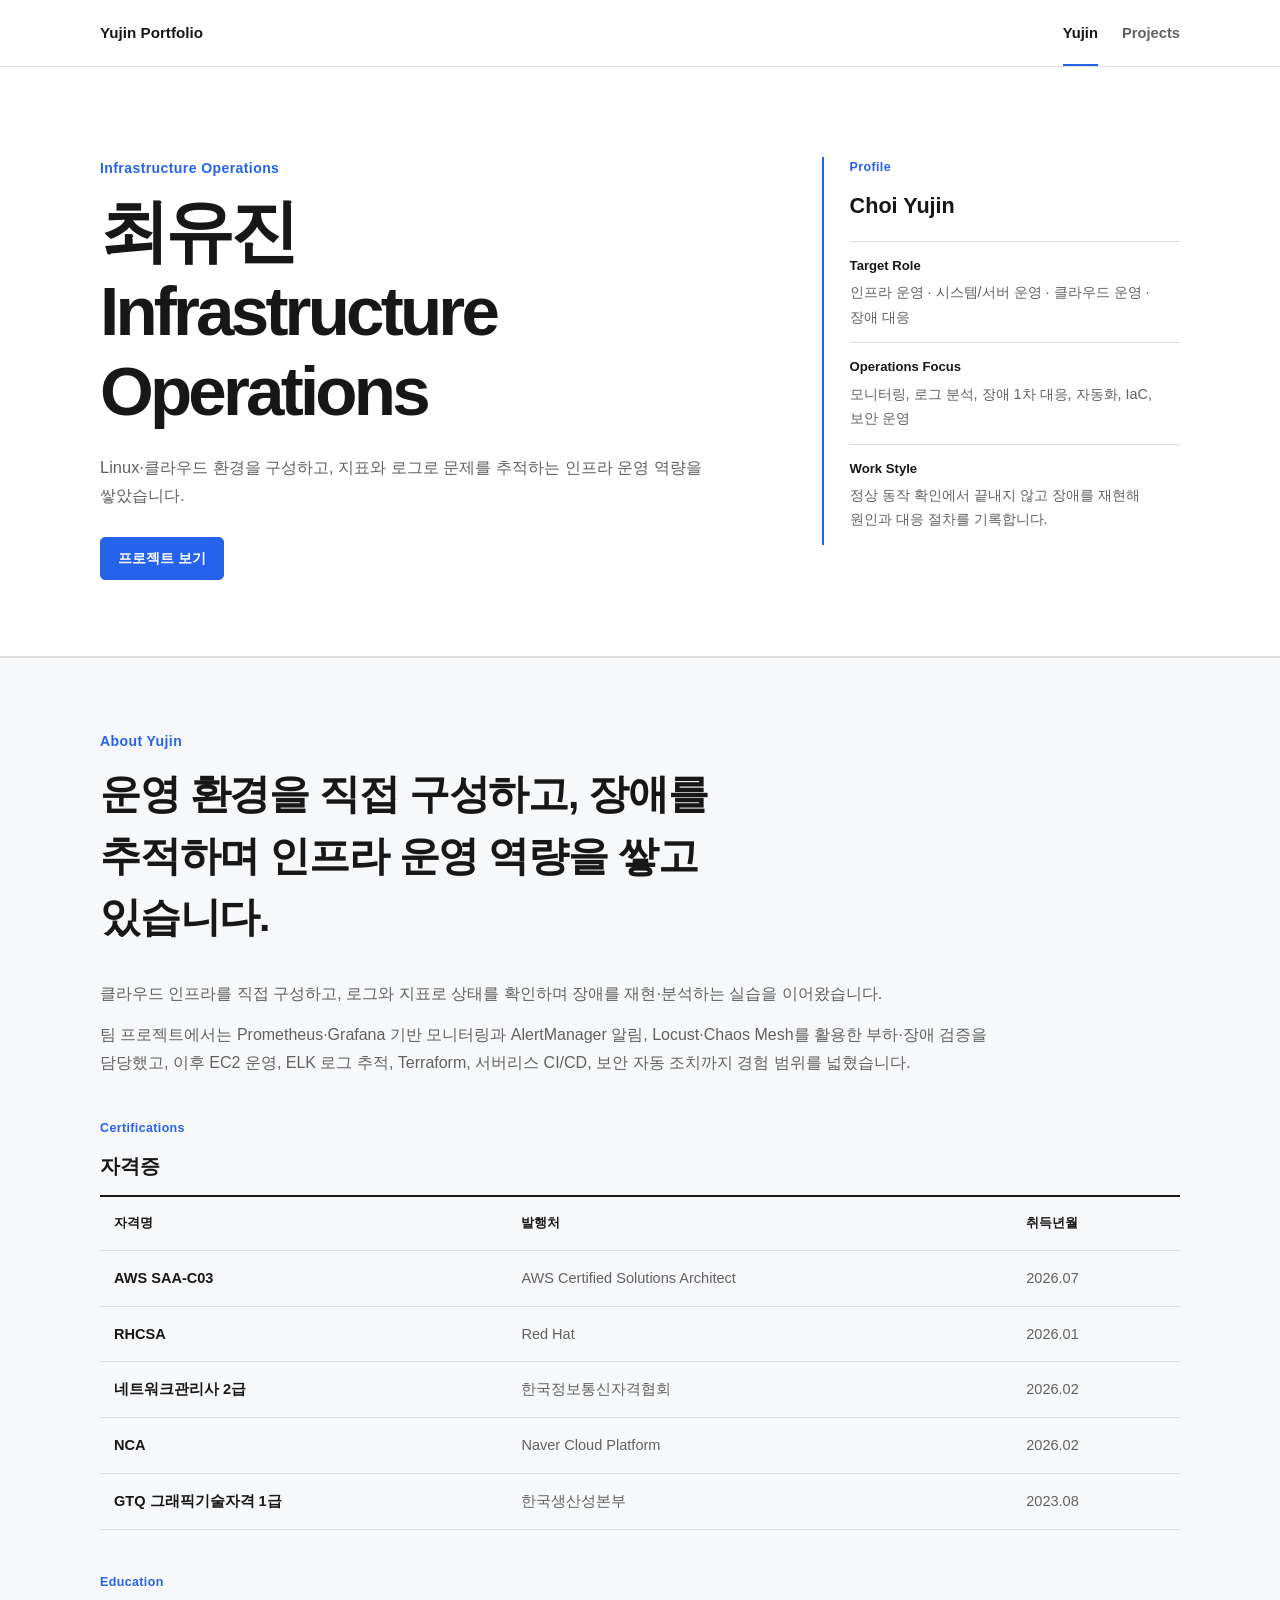
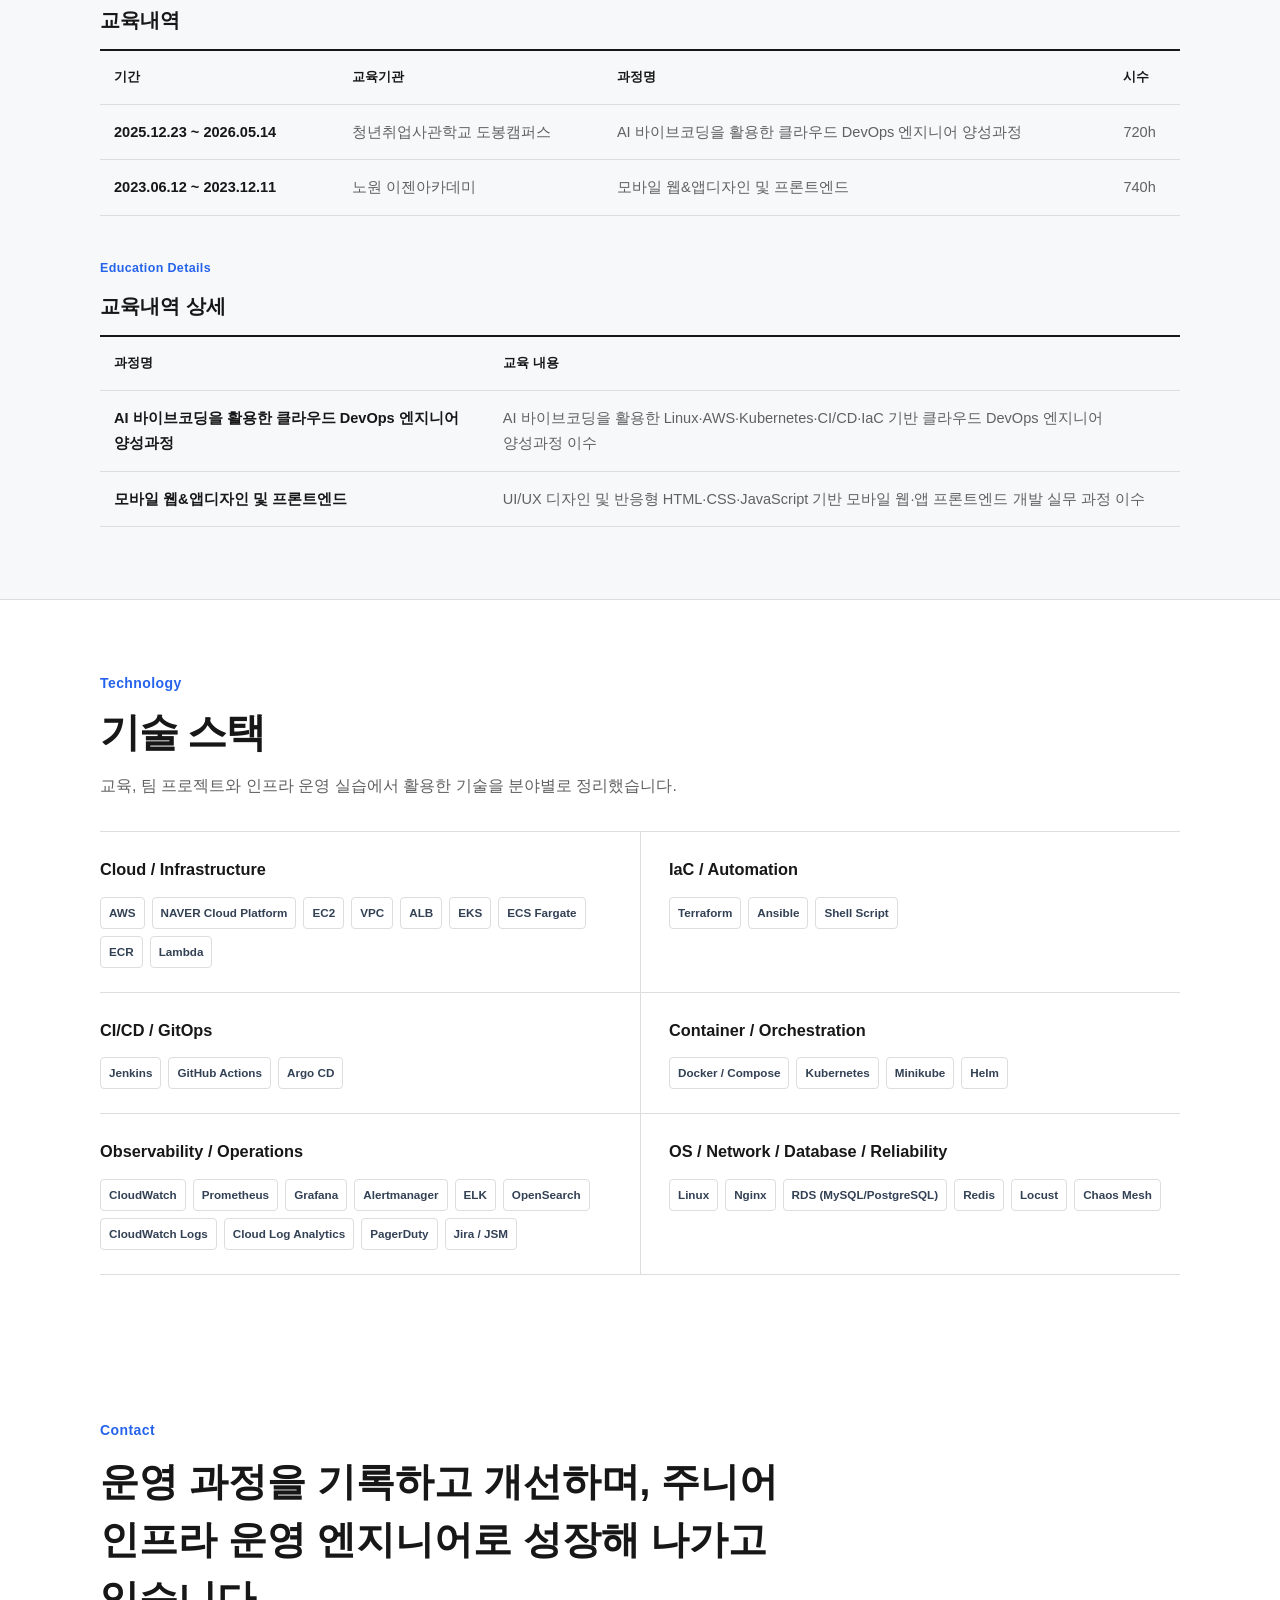
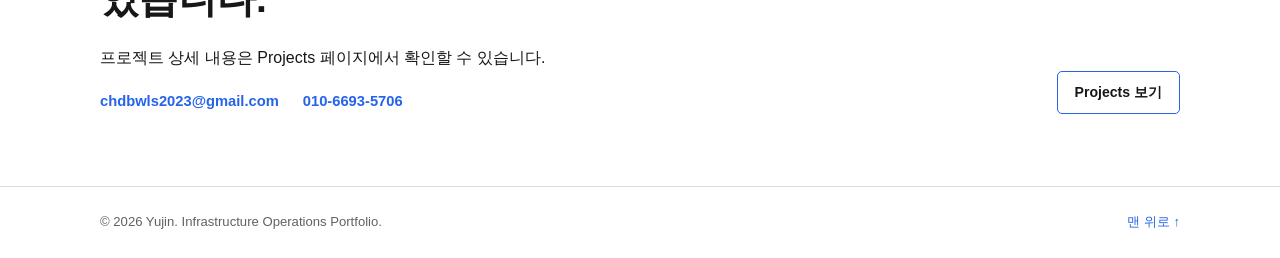
<file: index.html>
<!DOCTYPE html>
<html lang="ko">
<head>
  <meta charset="UTF-8">
  <meta name="viewport" content="width=device-width, initial-scale=1.0">
  <meta name="description" content="Linux와 클라우드 환경을 직접 구성하고 모니터링·로그 분석·장애 대응 역량을 쌓아 온 최유진의 웹 포트폴리오입니다.">
  <title>Yujin | Infrastructure Operations Portfolio</title>
  <style>
:root {
  --bg: #ffffff;
  --soft: #f7f8fa;
  --text: #171717;
  --muted: #616161;
  --line: #dddddd;
  --blue: #2563eb;
  --blue-soft: #eff6ff;
  --container: 1080px;
}

* { box-sizing: border-box; }
html { scroll-behavior: smooth; scroll-padding-top: 76px; }
body {
  margin: 0;
  color: var(--text);
  background: var(--bg);
  font-family: "Pretendard", "Noto Sans KR", "Apple SD Gothic Neo", "Malgun Gothic", sans-serif;
  font-size: 16px;
  line-height: 1.7;
  word-break: keep-all;
}
img { display: block; max-width: 100%; }
a { color: inherit; text-decoration: none; }
.container { width: min(calc(100% - 40px), var(--container)); margin: 0 auto; }
.section { padding: 72px 0; }
.muted-section { background: var(--soft); border-top: 1px solid var(--line); border-bottom: 1px solid var(--line); }
.skip-link { position: fixed; top: -60px; left: 12px; z-index: 999; padding: 8px 12px; background: var(--blue); color: #fff; }
.skip-link:focus { top: 12px; }

.site-header {
  position: sticky;
  top: 0;
  z-index: 100;
  background: rgba(255,255,255,.96);
  border-bottom: 1px solid var(--line);
}
.header-inner { min-height: 64px; display: flex; align-items: center; justify-content: space-between; gap: 24px; }
.logo { display: flex; align-items: center; gap: 9px; font-weight: 700; }
.logo-mark { color: var(--blue); font-size: .84rem; font-weight: 800; }
.logo-text { font-size: .95rem; }
.main-nav { display: flex; gap: 24px; font-size: .92rem; font-weight: 600; }
.main-nav a { padding: 21px 0 18px; color: var(--muted); border-bottom: 2px solid transparent; }
.main-nav a:hover, .main-nav a:focus-visible, .main-nav a.active { color: var(--text); border-bottom-color: var(--blue); }

.eyebrow, .panel-label, .showcase-label, .directory-kicker {
  margin: 0 0 10px;
  color: var(--blue);
  font-size: .78rem;
  font-weight: 700;
  letter-spacing: .03em;
  text-transform: none;
}
.eyebrow { font-size: 14px; }
.section-heading { max-width: 760px; margin-bottom: 32px; }
.section-heading h2, .project-group-heading h2 { margin: 0; font-size: clamp(1.75rem, 3.5vw, 2.4rem); line-height: 1.35; letter-spacing: -.03em; }
#profile-title { font-size: clamp(30.5px, calc(3.5vw + 2.5px), 40.9px); line-height: 1.5; }
#skills-title { font-size: clamp(30.5px, calc(3.5vw + 1.5px), 39.9px); }
.section-heading > p:last-child { margin: 12px 0 0; color: var(--muted); }

.hero { padding: 90px 0 76px; border-bottom: 1px solid var(--line); }
.hero-grid, .projects-hero-grid { display: grid; grid-template-columns: minmax(0,1.3fr) minmax(280px,.7fr); gap: 56px; align-items: start; }
.hero h1, .page-hero h1, .projects-hero h1, .detail-hero h1 {
  margin: 0;
  font-size: clamp(2.5rem, 5.4vw, 4.5rem);
  line-height: 1.16;
  letter-spacing: -.055em;
}
.hero-description, .projects-hero-description, .detail-lead, .page-hero > .container > p:last-child {
  max-width: 760px;
  margin: 22px 0 0;
  color: var(--muted);
  font-size: 1.03rem;
}
.hero-actions, .detail-actions, .showcase-actions { display: flex; flex-wrap: wrap; gap: 10px; margin-top: 28px; }
.button {
  display: inline-flex;
  min-height: 43px;
  align-items: center;
  justify-content: center;
  padding: 0 17px;
  border: 1px solid var(--line);
  border-radius: 5px;
  background: #fff;
  font-size: .88rem;
  font-weight: 700;
}
.button:hover, .button:focus-visible { border-color: var(--blue); color: var(--blue); }
.button.primary { color: #fff; background: var(--blue); border-color: var(--blue); }
.button.primary:hover, .button.primary:focus-visible { color: #fff; background: #1d4ed8; }
.button.secondary, .light-button { background: #fff !important; color: var(--text) !important; }

.hero-panel, .project-summary-panel {
  padding: 0 0 0 26px;
  border-left: 2px solid var(--blue);
}
.hero-panel h2 { margin: 0 0 16px; font-size: 1.35rem; }
.profile-list { margin: 0; }
.profile-list div { padding: 13px 0; border-top: 1px solid var(--line); }
.profile-list dt { margin-bottom: 3px; font-size: .82rem; font-weight: 700; }
.profile-list dd { margin: 0; color: var(--muted); font-size: .9rem; }

.intro-card { max-width: 900px; padding: 0; }
.intro-card p { margin: 0; color: var(--muted); }
.intro-card p + p { margin-top: 14px; }
.profile-table-block { margin-top: 42px; }
.table-title-row { margin-bottom: 12px; }
.table-title-row h3 { margin: 0; font-size: 1.25rem; }
.table-wrap { overflow-x: auto; border-top: 2px solid var(--text); border-bottom: 1px solid var(--line); }
.portfolio-table { width: 100%; min-width: 680px; border-collapse: collapse; text-align: left; }
.portfolio-table th, .portfolio-table td { padding: 15px 14px; border-bottom: 1px solid var(--line); vertical-align: top; }
.portfolio-table th { background: transparent; font-size: .84rem; font-weight: 700; white-space: nowrap; }
.portfolio-table td { color: var(--muted); font-size: .91rem; }
.portfolio-table td:first-child { color: var(--text); font-weight: 600; }
.portfolio-table tbody tr:last-child td { border-bottom: 0; }
.education-table th:first-child, .education-table td:first-child { width: 22%; white-space: nowrap; }
.detail-education-table th:first-child, .detail-education-table td:first-child { width: 36%; }

.skill-grid { display: grid; grid-template-columns: repeat(2,minmax(0,1fr)); border-top: 1px solid var(--line); }
.skill-card { padding: 24px 0; border-bottom: 1px solid var(--line); }
.skill-card:nth-child(odd) { padding-right: 28px; }
.skill-card:nth-child(even) { padding-left: 28px; border-left: 1px solid var(--line); }
.skill-card:last-child:nth-child(odd) { grid-column: 1 / -1; padding-right: 0; }
.skill-card h3 { margin: 0 0 13px; font-size: 1.02rem; }
.skill-tags, .showcase-tags, .tags, .about-keywords { display: flex; flex-wrap: wrap; gap: 7px; }
.skill-tags span, .showcase-tags span, .tags span, .about-keywords span, .index-tags span {
  padding: 5px 8px;
  color: #334155;
  background: #fff;
  border: 1px solid var(--line);
  border-radius: 4px;
  font-size: .73rem;
  font-weight: 600;
}

.contact-box { display: flex; align-items: end; justify-content: space-between; gap: 40px; padding: 0; }
.contact-box h2 { max-width: 760px; margin: 0; font-size: clamp(28.6px, calc(3vw + 3px), 39px); line-height: 1.5; }
.contact-box p:last-child { margin: 10px 0 0; color: var(--muted); }
.contact-links { display: flex; flex-wrap: wrap; gap: 10px 24px; margin-top: 18px; }
.contact-links a { color: var(--blue); font-size: .92rem; font-weight: 600; }

.page-hero, .projects-hero, .detail-hero { padding: 82px 0 64px; border-bottom: 1px solid var(--line); }
.project-summary-panel > div { display: flex; align-items: baseline; justify-content: space-between; padding: 11px 0; border-bottom: 1px solid var(--line); }
.project-summary-panel strong { color: var(--blue); font-size: 1.6rem; }
.project-summary-panel span { font-size: .85rem; font-weight: 600; }
.project-summary-panel p { margin: 15px 0 0; color: var(--muted); font-size: .86rem; }

.project-index-section { background: #fff; }
.project-directory { border-top: 2px solid var(--text); }
.directory-group { padding: 26px 0 34px; border-bottom: 1px solid var(--line); }
.directory-group-heading { display: flex; justify-content: space-between; gap: 24px; align-items: end; margin-bottom: 12px; }
.directory-group-heading h3 { margin: 0; font-size: 1.18rem; }
.directory-count { color: var(--muted); font-size: .78rem; }
.directory-list { border-top: 1px solid var(--line); }
.directory-item {
  display: grid;
  grid-template-columns: 48px minmax(0,1fr) minmax(190px,.7fr) 24px;
  gap: 18px;
  align-items: center;
  min-height: 82px;
  padding: 13px 8px;
  border-top: 1px solid var(--line);
}
.directory-list .directory-item:first-child { border-top: 0; }
.directory-item:hover, .directory-item:focus-visible { background: var(--blue-soft); }
.directory-item-featured { background: #fafcff; }
.directory-number { color: var(--blue); font-size: .86rem; font-weight: 700; }
.directory-main { display: flex; flex-direction: column; }
.directory-main strong { font-size: 1rem; }
.directory-main small { margin-top: 3px; color: var(--muted); font-size: .84rem; }
.directory-tech { color: var(--muted); font-size: .78rem; text-align: right; }
.directory-arrow { color: var(--blue); }

.project-detail-list { background: #fff; }
.project-showcase { scroll-margin-top: 88px; padding: 46px 0; border-top: 1px solid var(--line); }
.project-showcase:first-of-type { border-top: 2px solid var(--text); }
.project-showcase + .project-showcase { margin-top: 0; }
.team-showcase, .highlighted-showcase { border-color: var(--line); }
.showcase-header { display: grid; grid-template-columns: 55px minmax(0,1fr); gap: 18px; }
.showcase-number { color: var(--blue); font-size: 1.2rem; font-weight: 700; }
.showcase-meta { display: flex; flex-wrap: wrap; gap: 7px 16px; color: var(--muted); font-size: .74rem; font-weight: 600; }
.showcase-title-wrap h3 { margin: 8px 0 0; font-size: clamp(1.55rem,3vw,2.15rem); line-height: 1.35; letter-spacing: -.03em; }
.showcase-title-wrap > p { max-width: 900px; margin: 12px 0 0; color: var(--muted); }
.showcase-tags { margin: 20px 0 24px 73px; }
.showcase-grid { display: grid; grid-template-columns: minmax(0,1fr) minmax(340px,.9fr); gap: 34px; align-items: start; }
.showcase-image { margin: 0; padding: 14px; background: var(--soft); border: 1px solid var(--line); }
.showcase-image img { width: 100%; max-height: 480px; object-fit: contain; }
.showcase-image figcaption { margin-top: 10px; color: var(--muted); font-size: .76rem; text-align: center; }
.showcase-content { display: flex; flex-direction: column; }
.showcase-block, .showcase-result { padding: 0 0 20px; }
.showcase-block + .showcase-block, .showcase-result + .showcase-block, .showcase-block + .showcase-result { padding-top: 20px; border-top: 1px solid var(--line); }
.showcase-block ul { margin: 0; padding-left: 18px; }
.showcase-block li, .showcase-block p:not(.showcase-label), .showcase-result p:not(.showcase-label) { color: var(--muted); font-size: .91rem; }
.showcase-block li + li { margin-top: 6px; }
.showcase-result { padding: 17px 18px; background: var(--blue-soft); border-left: 3px solid var(--blue); }
.showcase-result strong { display: block; margin-bottom: 6px; }
.showcase-actions { margin-top: 22px; }
.showcase-actions .button { min-height: 40px; font-size: .8rem; }

.breadcrumb { margin-bottom: 20px; color: var(--muted); font-size: .84rem; }
.breadcrumb a { color: var(--blue); font-weight: 600; }
.detail-layout { display: grid; grid-template-columns: minmax(0,1fr) 230px; gap: 56px; align-items: start; }
.detail-content section { padding: 34px 0; border-bottom: 1px solid var(--line); }
.detail-content section:first-child { padding-top: 0; }
.detail-content h2 { margin: 0 0 14px; font-size: 1.55rem; letter-spacing: -.025em; }
.detail-content h3 { margin: 22px 0 8px; }
.detail-content p, .detail-content li { color: var(--muted); }
.detail-content ul, .detail-content ol { padding-left: 20px; }
.detail-image { margin: 10px 0 0; padding: 12px; border: 1px solid var(--line); background: var(--soft); }
.detail-sidebar { position: sticky; top: 88px; padding-left: 18px; border-left: 1px solid var(--line); }
.detail-sidebar strong { display: block; margin-bottom: 10px; }
.detail-sidebar a { display: block; padding: 6px 0; color: var(--muted); font-size: .83rem; }
.detail-sidebar a:hover { color: var(--blue); }
.note-box { padding: 16px 18px; background: var(--blue-soft); border-left: 3px solid var(--blue); }
.note-box p { margin: 0; }

.about-grid, .background-grid { display: grid; grid-template-columns: repeat(2,minmax(0,1fr)); gap: 32px; }
.about-copy { color: var(--muted); }
.background-card { padding: 0; }
.background-card h3 { margin: 8px 0; }
.credential-list { margin: 12px 0 0; padding: 0; list-style: none; }
.credential-list li { display: flex; justify-content: space-between; gap: 18px; padding: 9px 0; border-top: 1px solid var(--line); }
.credential-list span { color: var(--muted); font-size: .82rem; }

.site-footer { padding: 24px 0; border-top: 1px solid var(--line); color: var(--muted); font-size: .82rem; }
.footer-inner { display: flex; justify-content: space-between; gap: 20px; }
.footer-inner p { margin: 0; }
.footer-inner a { color: var(--blue); }
.text-link { color: var(--blue); font-weight: 600; }
.project-list, .focus-grid, .journey-list { display: grid; gap: 18px; }

@media (max-width: 900px) {
  .hero-grid, .projects-hero-grid, .showcase-grid, .detail-layout, .about-grid, .background-grid { grid-template-columns: 1fr; }
  .hero-panel, .project-summary-panel { padding: 22px 0 0; border-left: 0; border-top: 2px solid var(--blue); }
  .detail-sidebar { position: static; order: -1; padding: 0 0 14px; border-left: 0; border-bottom: 1px solid var(--line); }
  .directory-item { grid-template-columns: 42px minmax(0,1fr) 24px; }
  .directory-tech { display: none; }
}

@media (max-width: 700px) {
  .container { width: min(calc(100% - 32px), var(--container)); }
  .section { padding: 56px 0; }
  .header-inner { min-height: 58px; }
  .logo-text { display: inline; }
  .main-nav { gap: 16px; font-size: .84rem; }
  .main-nav a { padding: 18px 0 15px; }
  .hero, .page-hero, .projects-hero, .detail-hero { padding: 64px 0 50px; }
  .hero h1, .page-hero h1, .projects-hero h1, .detail-hero h1 { font-size: clamp(2.2rem,11vw,3.25rem); }
  .skill-grid { grid-template-columns: 1fr; }
  .skill-card:nth-child(odd), .skill-card:nth-child(even) { padding: 20px 0; border-left: 0; }
  .skill-card:last-child:nth-child(odd) { grid-column: auto; }
  .contact-box, .footer-inner { align-items: flex-start; flex-direction: column; }
  .contact-box .button { width: 100%; }
  .portfolio-table th, .portfolio-table td { padding: 13px 12px; }
  .showcase-header { grid-template-columns: 1fr; gap: 4px; }
  .showcase-tags { margin-left: 0; }
  .project-showcase { padding: 38px 0; }
  .directory-item { min-height: 76px; padding: 12px 4px; }
  .directory-main small { white-space: normal; }
}

</style>
</head>
<body>
  <a class="skip-link" href="#main-content">본문으로 바로가기</a>

  <header class="site-header">
    <div class="container header-inner">
      <a class="logo" href="index.html" aria-label="Yujin 홈으로 이동">
        <span class="logo-text">Yujin Portfolio</span>
      </a>
      <nav class="main-nav" aria-label="주요 메뉴">
        <a class="active" href="index.html" aria-current="page">Yujin</a>
        <a href="projects.html">Projects</a>
      </nav>
    </div>
  </header>

  <main id="main-content">
    <section class="hero section">
      <div class="container hero-grid">
        <div class="hero-copy">
          <p class="eyebrow">Infrastructure Operations</p>
          <h1>최유진<br>Infrastructure Operations</h1>
          <p class="hero-description">
            Linux·클라우드 환경을 구성하고, 지표와 로그로 문제를 추적하는 인프라 운영 역량을 쌓았습니다.
          </p>
          <div class="hero-actions">
            <a class="button primary" href="projects.html">프로젝트 보기</a>
          </div>
        </div>

        <aside class="hero-panel" aria-label="지원 직무와 핵심 역량">
          <p class="panel-label">Profile</p>
          <h2>Choi Yujin</h2>
          <dl class="profile-list">
            <div>
              <dt>Target Role</dt>
              <dd>인프라 운영 · 시스템/서버 운영 · 클라우드 운영 · 장애 대응</dd>
            </div>
            <div>
              <dt>Operations Focus</dt>
              <dd>모니터링, 로그 분석, 장애 1차 대응, 자동화, IaC, 보안 운영</dd>
            </div>
            <div>
              <dt>Work Style</dt>
              <dd>정상 동작 확인에서 끝내지 않고 장애를 재현해 원인과 대응 절차를 기록합니다.</dd>
            </div>
          </dl>
        </aside>
      </div>
    </section>

    <section id="profile" class="profile-section section muted-section" aria-labelledby="profile-title">
      <div class="container">
        <div class="section-heading">
          <p class="eyebrow">About Yujin</p>
          <h2 id="profile-title">운영 환경을 직접 구성하고, 장애를 추적하며 인프라 운영 역량을 쌓고 있습니다.</h2>
        </div>

        <div class="intro-card">
          <p>
            클라우드 인프라를 직접 구성하고, 로그와 지표로 상태를 확인하며 장애를 재현·분석하는 실습을 이어왔습니다.
          </p>
          <p>
            팀 프로젝트에서는 Prometheus·Grafana 기반 모니터링과 AlertManager 알림, Locust·Chaos Mesh를 활용한
            부하·장애 검증을 담당했고, 이후 EC2 운영, ELK 로그 추적, Terraform, 서버리스 CI/CD,
            보안 자동 조치까지 경험 범위를 넓혔습니다.
          </p>
        </div>

        <div class="profile-table-block">
          <div class="table-title-row">
            <div>
              <p class="panel-label">Certifications</p>
              <h3>자격증</h3>
            </div>
          </div>
          <div class="table-wrap">
            <table class="portfolio-table">
              <thead>
                <tr>
                  <th scope="col">자격명</th>
                  <th scope="col">발행처</th>
                  <th scope="col">취득년월</th>
                </tr>
              </thead>
              <tbody>
                <tr>
                  <td>AWS SAA-C03</td>
                  <td>AWS Certified Solutions Architect</td>
                  <td>2026.07</td>
                </tr>
                <tr>
                  <td>RHCSA</td>
                  <td>Red Hat</td>
                  <td>2026.01</td>
                </tr>
                <tr>
                  <td>네트워크관리사 2급</td>
                  <td>한국정보통신자격협회</td>
                  <td>2026.02</td>
                </tr>
                <tr>
                  <td>NCA</td>
                  <td>Naver Cloud Platform</td>
                  <td>2026.02</td>
                </tr>
                <tr>
                  <td>GTQ 그래픽기술자격 1급</td>
                  <td>한국생산성본부</td>
                  <td>2023.08</td>
                </tr>
              </tbody>
            </table>
          </div>
        </div>

        <div class="profile-table-block">
          <div class="table-title-row">
            <div>
              <p class="panel-label">Education</p>
              <h3>교육내역</h3>
            </div>
          </div>
          <div class="table-wrap">
            <table class="portfolio-table education-table">
              <thead>
                <tr>
                  <th scope="col">기간</th>
                  <th scope="col">교육기관</th>
                  <th scope="col">과정명</th>
                  <th scope="col">시수</th>
                </tr>
              </thead>
              <tbody>
                <tr>
                  <td>2025.12.23 ~ 2026.05.14</td>
                  <td>청년취업사관학교 도봉캠퍼스</td>
                  <td>AI 바이브코딩을 활용한 클라우드 DevOps 엔지니어 양성과정</td>
                  <td>720h</td>
                </tr>
                <tr>
                  <td>2023.06.12 ~ 2023.12.11</td>
                  <td>노원 이젠아카데미</td>
                  <td>모바일 웹&amp;앱디자인 및 프론트엔드</td>
                  <td>740h</td>
                </tr>
              </tbody>
            </table>
          </div>
        </div>

        <div class="profile-table-block">
          <div class="table-title-row">
            <div>
              <p class="panel-label">Education Details</p>
              <h3>교육내역 상세</h3>
            </div>
          </div>
          <div class="table-wrap">
            <table class="portfolio-table detail-education-table">
              <thead>
                <tr>
                  <th scope="col">과정명</th>
                  <th scope="col">교육 내용</th>
                </tr>
              </thead>
              <tbody>
                <tr>
                  <td>AI 바이브코딩을 활용한 클라우드 DevOps 엔지니어 양성과정</td>
                  <td>AI 바이브코딩을 활용한 Linux·AWS·Kubernetes·CI/CD·IaC 기반 클라우드 DevOps 엔지니어 양성과정 이수</td>
                </tr>
                <tr>
                  <td>모바일 웹&amp;앱디자인 및 프론트엔드</td>
                  <td>UI/UX 디자인 및 반응형 HTML·CSS·JavaScript 기반 모바일 웹·앱 프론트엔드 개발 실무 과정 이수</td>
                </tr>
              </tbody>
            </table>
          </div>
        </div>
      </div>
    </section>

    <section id="skills" class="skills section" aria-labelledby="skills-title">
      <div class="container">
        <div class="section-heading">
          <p class="eyebrow">Technology</p>
          <h2 id="skills-title">기술 스택</h2>
          <p>교육, 팀 프로젝트와 인프라 운영 실습에서 활용한 기술을 분야별로 정리했습니다.</p>
        </div>

        <div class="skill-grid">
          <article class="skill-card">
            <h3>Cloud / Infrastructure</h3>
            <div class="skill-tags">
              <span>AWS</span><span>NAVER Cloud Platform</span><span>EC2</span><span>VPC</span><span>ALB</span>
              <span>EKS</span><span>ECS Fargate</span><span>ECR</span><span>Lambda</span>
            </div>
          </article>

          <article class="skill-card">
            <h3>IaC / Automation</h3>
            <div class="skill-tags">
              <span>Terraform</span><span>Ansible</span><span>Shell Script</span>
            </div>
          </article>

          <article class="skill-card">
            <h3>CI/CD / GitOps</h3>
            <div class="skill-tags">
              <span>Jenkins</span><span>GitHub Actions</span><span>Argo CD</span>
            </div>
          </article>

          <article class="skill-card">
            <h3>Container / Orchestration</h3>
            <div class="skill-tags">
              <span>Docker / Compose</span><span>Kubernetes</span><span>Minikube</span><span>Helm</span>
            </div>
          </article>

          <article class="skill-card">
            <h3>Observability / Operations</h3>
            <div class="skill-tags">
              <span>CloudWatch</span><span>Prometheus</span><span>Grafana</span><span>Alertmanager</span>
              <span>ELK</span><span>OpenSearch</span><span>CloudWatch Logs</span><span>Cloud Log Analytics</span>
              <span>PagerDuty</span><span>Jira / JSM</span>
            </div>
          </article>

          <article class="skill-card">
            <h3>OS / Network / Database / Reliability</h3>
            <div class="skill-tags">
              <span>Linux</span><span>Nginx</span><span>RDS (MySQL/PostgreSQL)</span><span>Redis</span>
              <span>Locust</span><span>Chaos Mesh</span>
            </div>
          </article>
        </div>
      </div>
    </section>

    <section id="contact" class="contact section" aria-labelledby="contact-title">
      <div class="container contact-box">
        <div>
          <p class="eyebrow">Contact</p>
          <h2 id="contact-title">운영 과정을 기록하고 개선하며, 주니어 인프라 운영 엔지니어로 성장해 나가고 있습니다.</h2>
          <p>프로젝트 상세 내용은 Projects 페이지에서 확인할 수 있습니다.</p>
          <div class="contact-links">
            <a href="mailto:chdbwls2023@gmail.com">chdbwls2023@gmail.com</a>
            <a href="tel:01066935706">010-6693-5706</a>
          </div>
        </div>
        <a class="button primary light-button" href="projects.html">Projects 보기</a>
      </div>
    </section>
  </main>

  <footer class="site-footer">
    <div class="container footer-inner">
      <p>© 2026 Yujin. Infrastructure Operations Portfolio.</p>
      <a href="#main-content">맨 위로 ↑</a>
    </div>
  </footer>
</body>
</html>
</file>
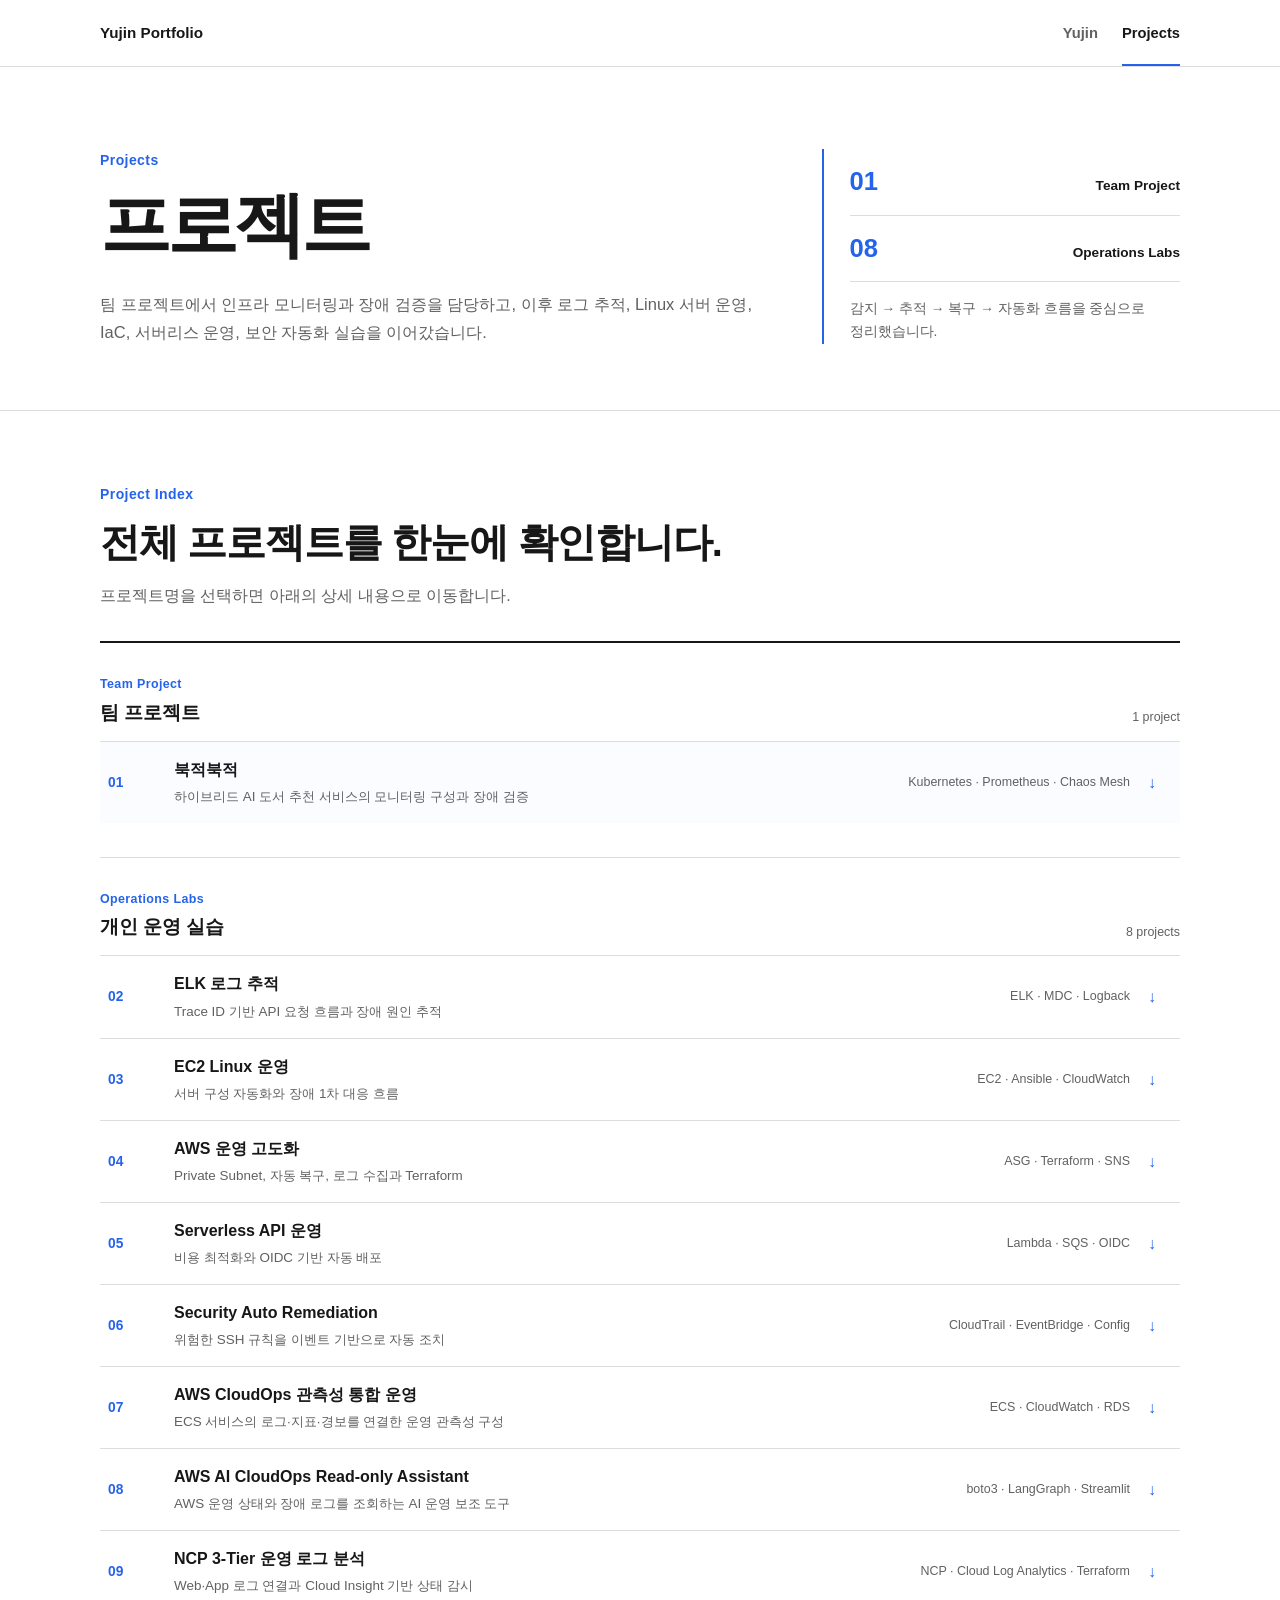
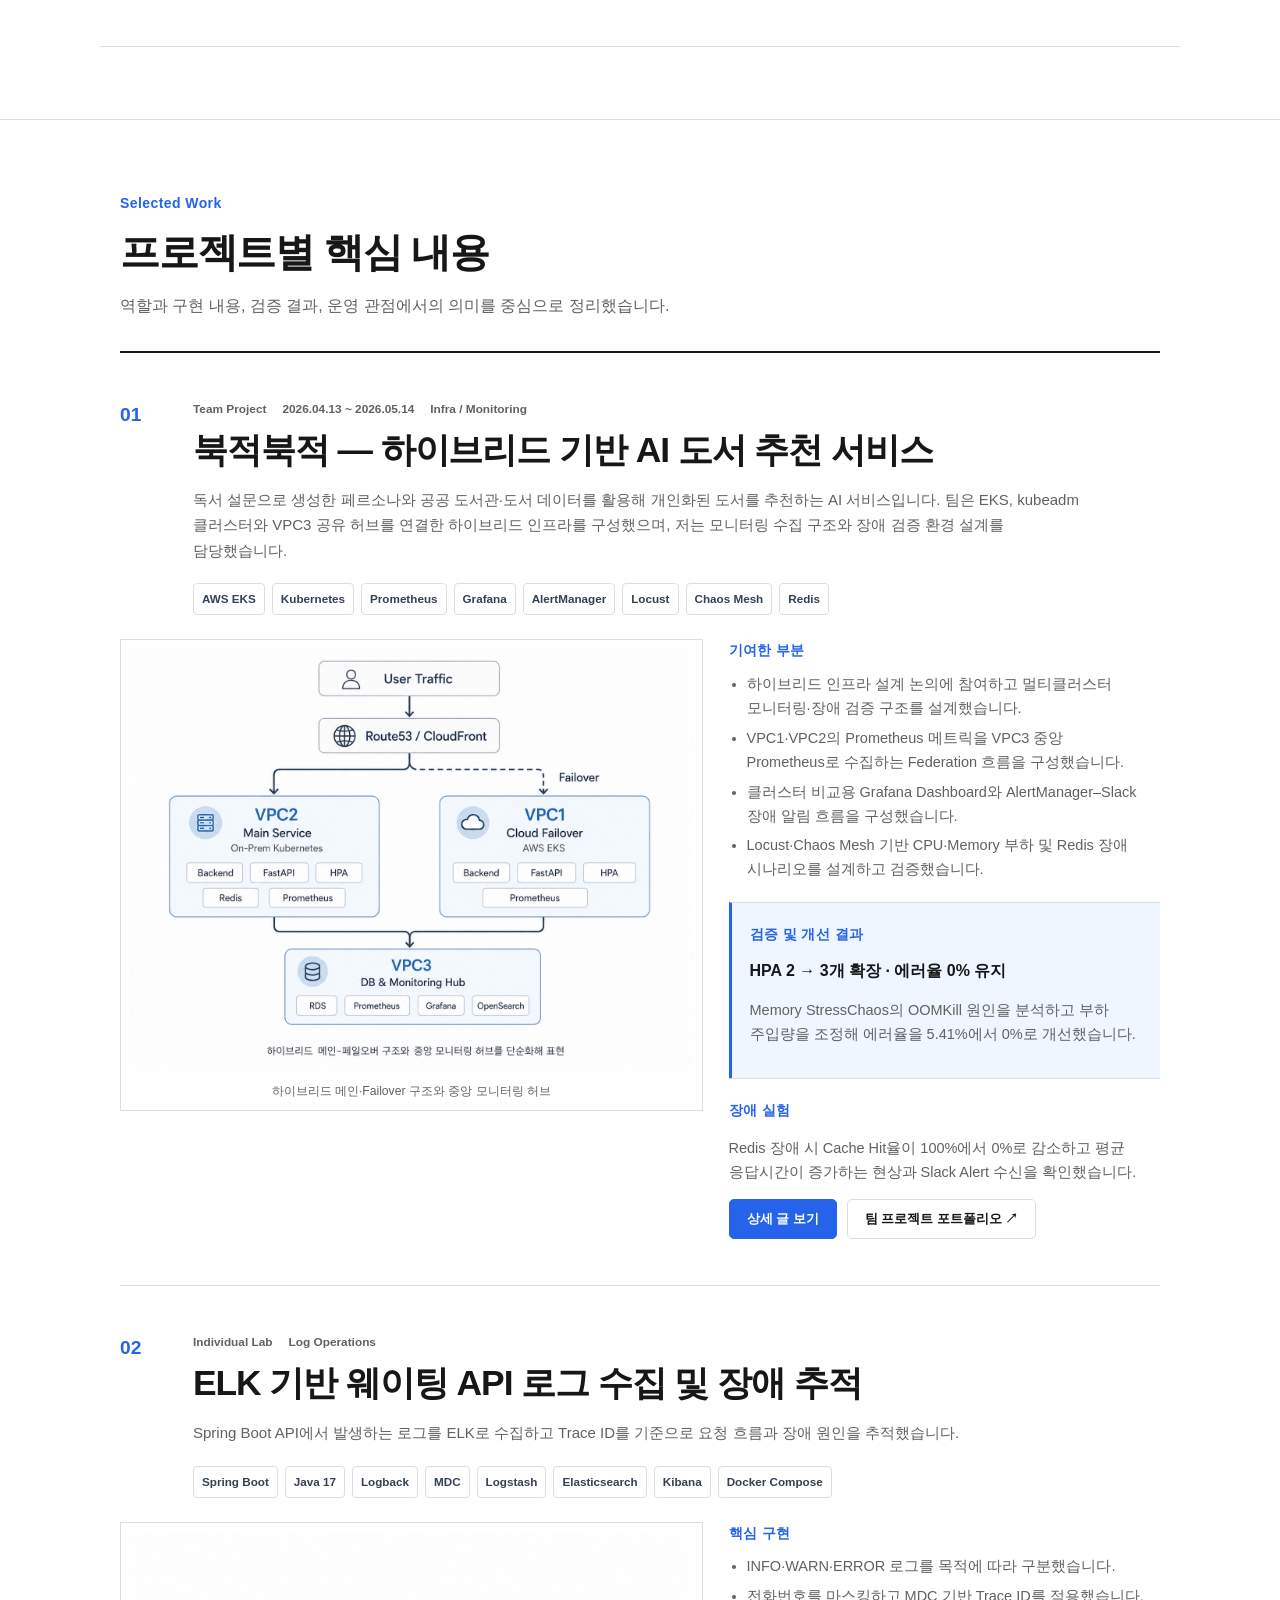
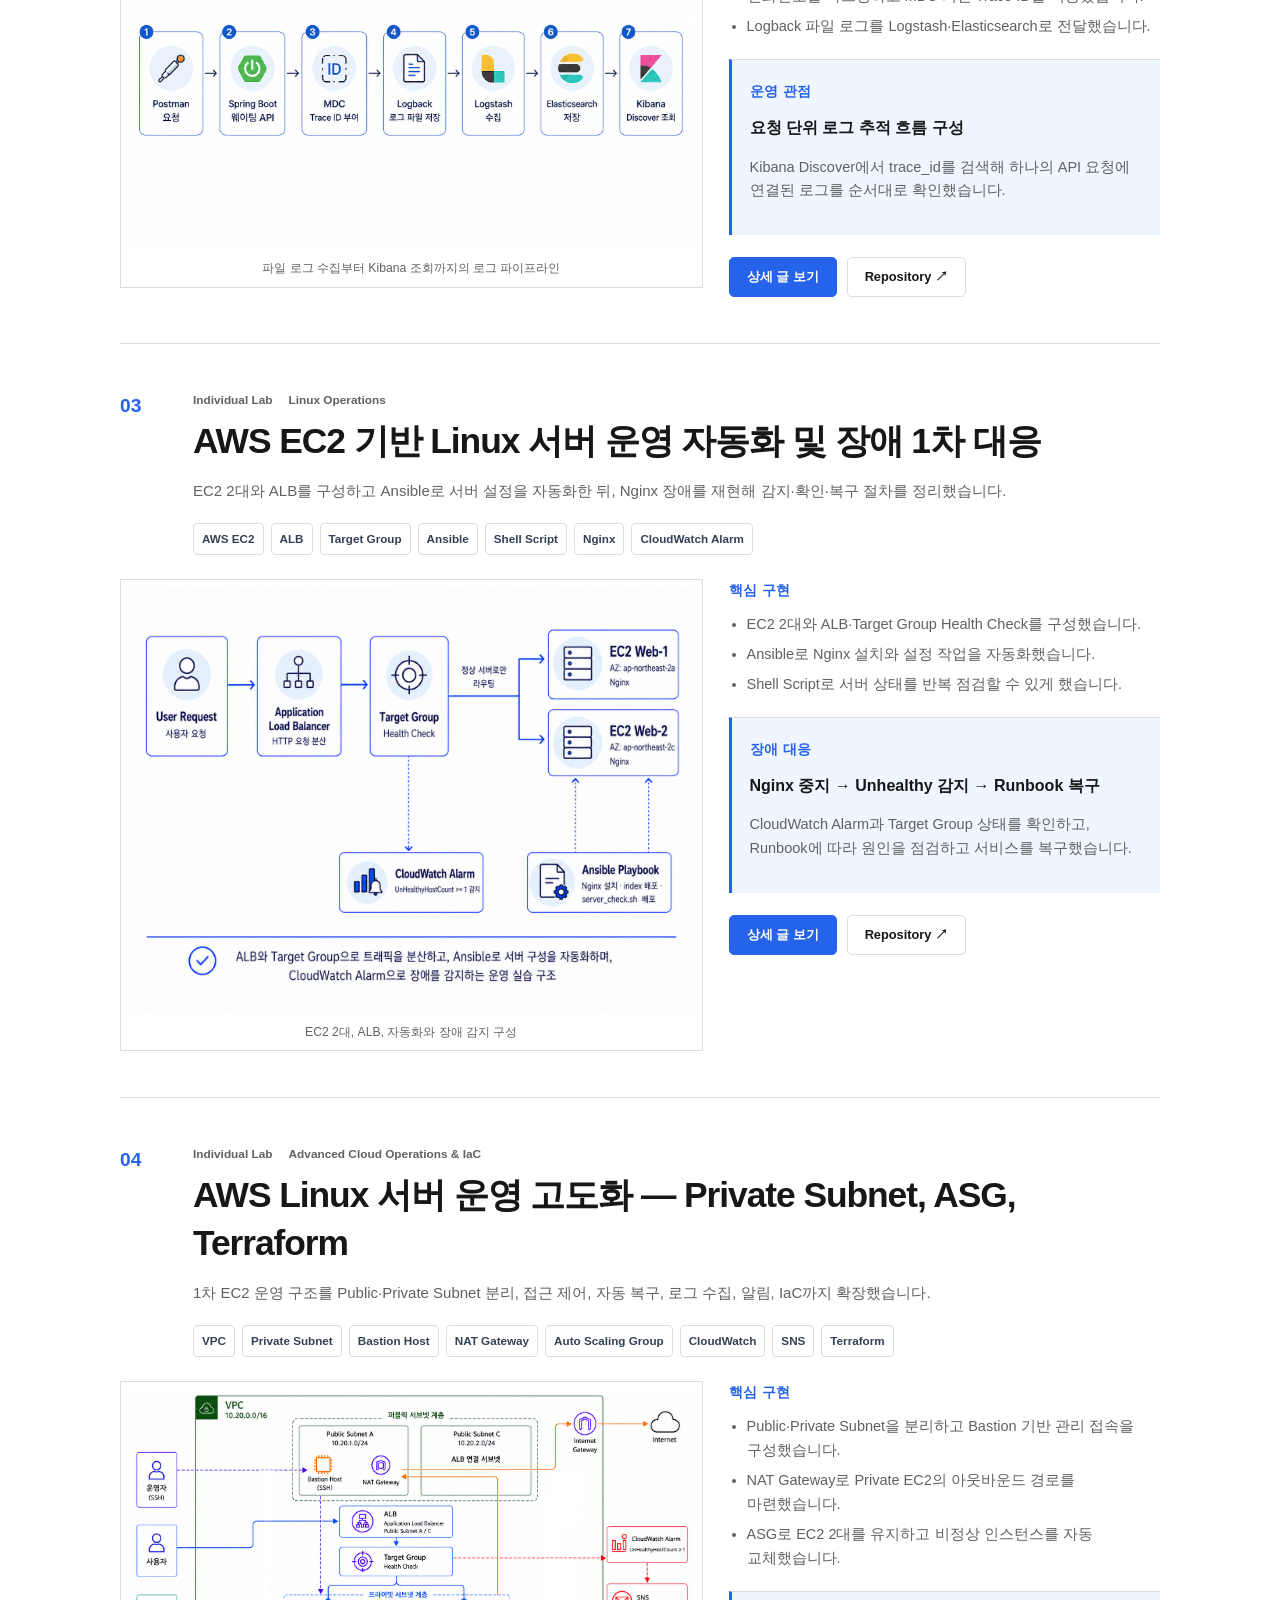
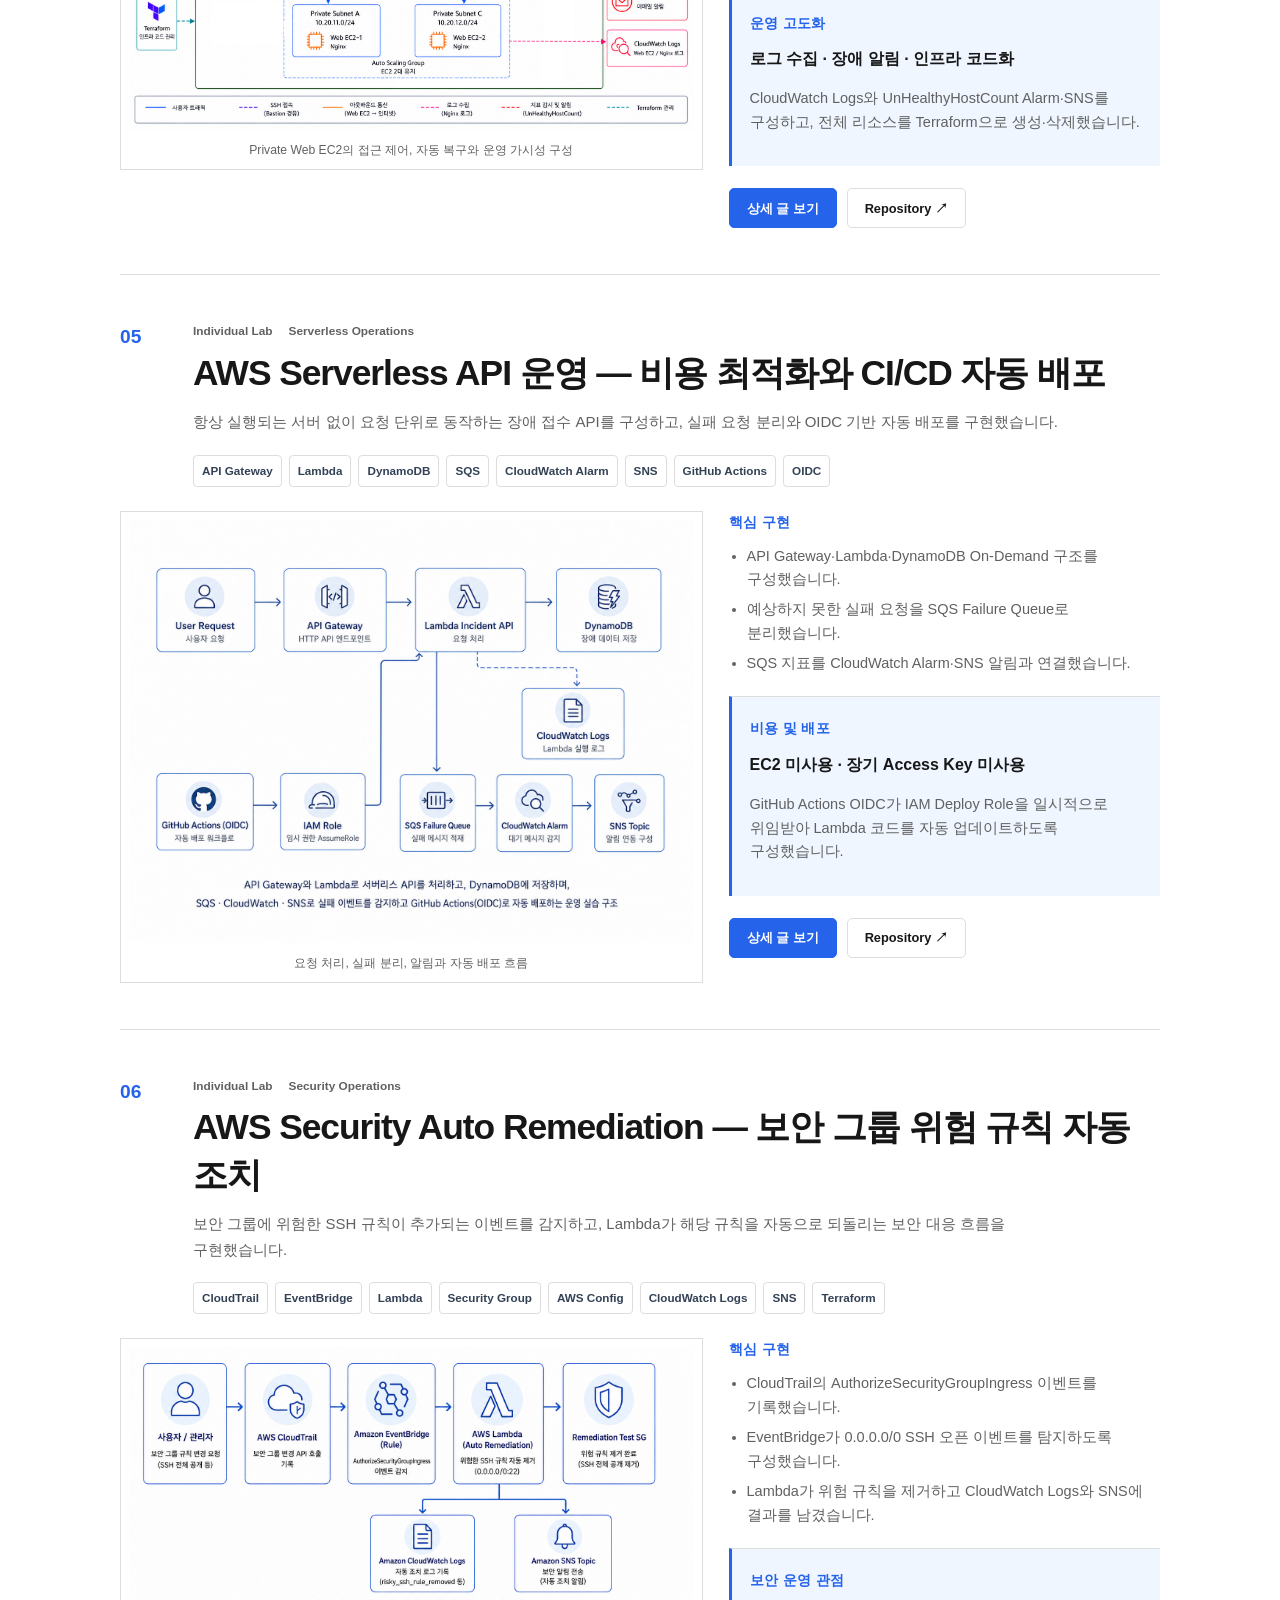
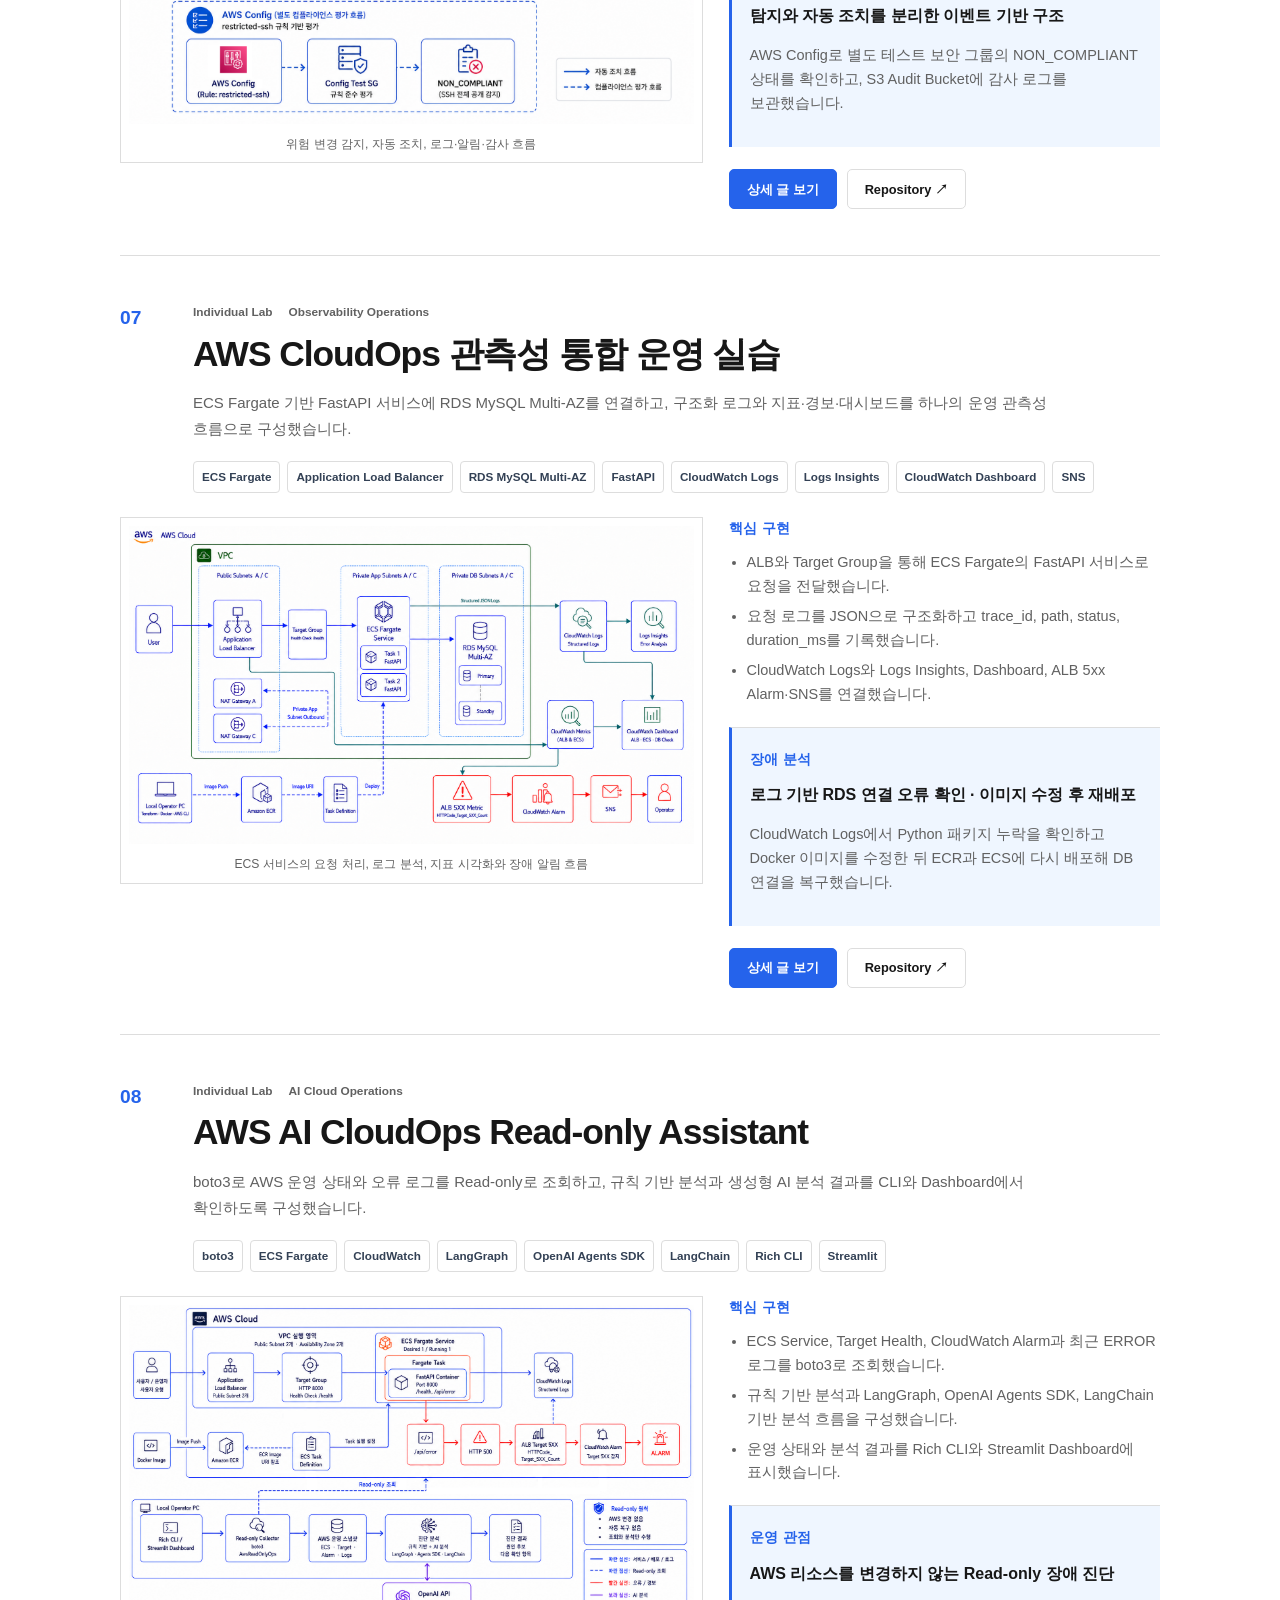
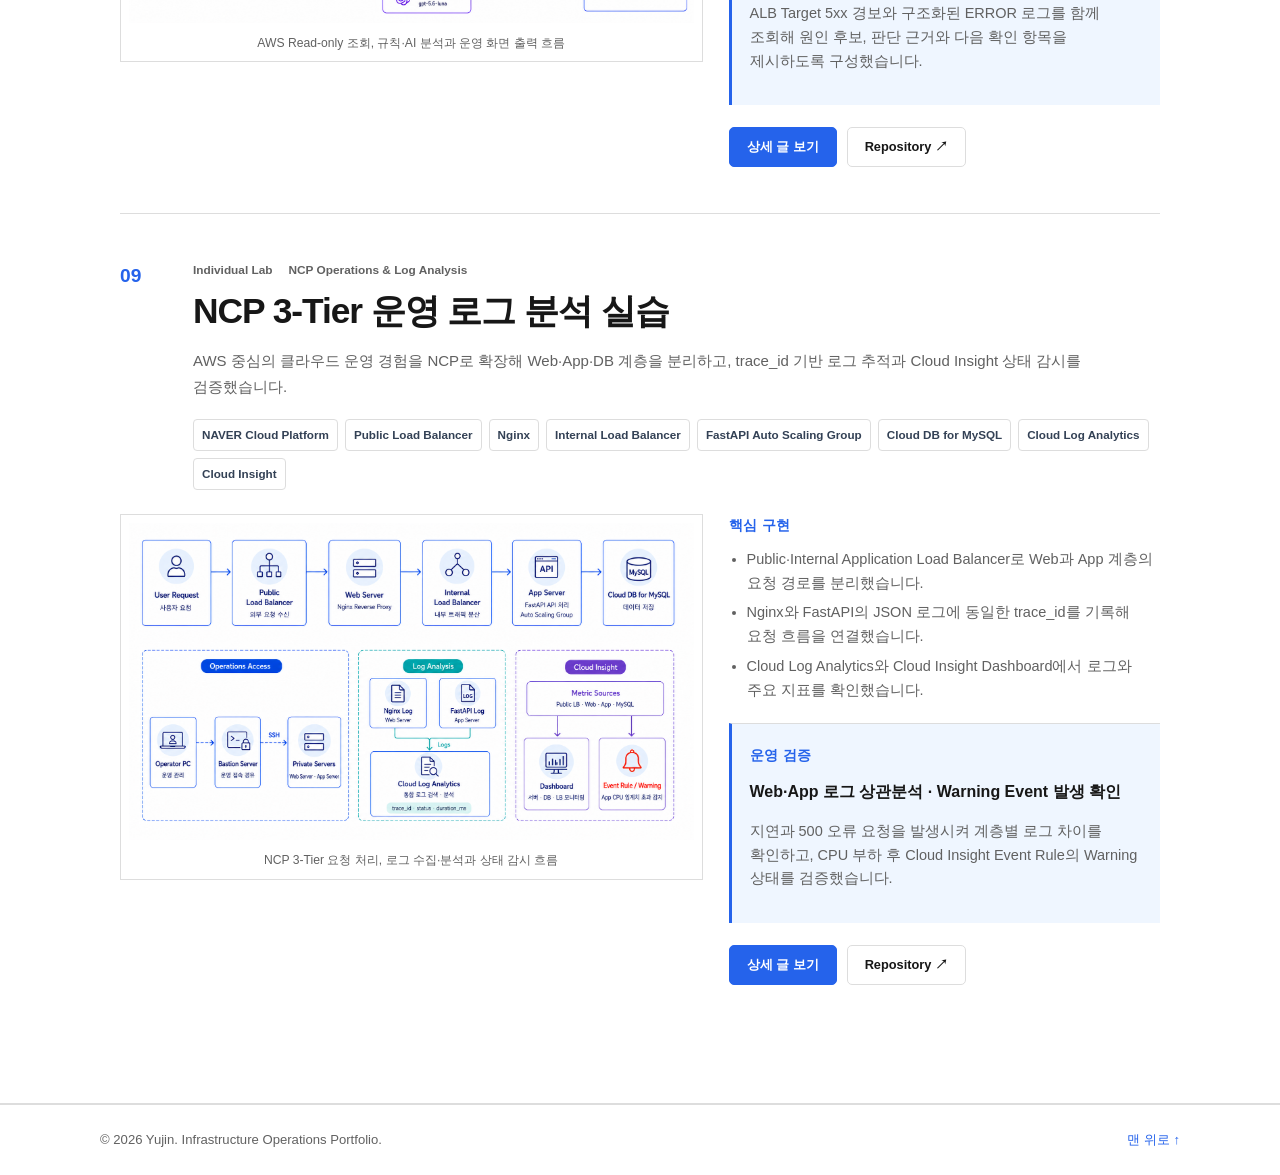
<file: projects.html>
<!DOCTYPE html>
<html lang="ko">
<head>
  <meta charset="UTF-8">
  <meta name="viewport" content="width=device-width, initial-scale=1.0">
  <meta name="description" content="Yujin의 팀 프로젝트와 AWS/Linux 클라우드 운영 개인 실습 프로젝트를 소개합니다.">
  <title>Projects | Infrastructure Operations Portfolio</title>
  <style>
:root {
  --bg: #ffffff;
  --soft: #f7f8fa;
  --text: #171717;
  --muted: #616161;
  --line: #dddddd;
  --blue: #2563eb;
  --blue-soft: #eff6ff;
  --container: 1080px;
}

* { box-sizing: border-box; }
html { scroll-behavior: smooth; scroll-padding-top: 76px; }
body {
  margin: 0;
  color: var(--text);
  background: var(--bg);
  font-family: "Pretendard", "Noto Sans KR", "Apple SD Gothic Neo", "Malgun Gothic", sans-serif;
  font-size: 16px;
  line-height: 1.7;
  word-break: keep-all;
}
img { display: block; max-width: 100%; }
a { color: inherit; text-decoration: none; }
.container { width: min(calc(100% - 40px), var(--container)); margin: 0 auto; }
.section { padding: 72px 0; }
.muted-section { background: var(--soft); border-top: 1px solid var(--line); border-bottom: 1px solid var(--line); }
.skip-link { position: fixed; top: -60px; left: 12px; z-index: 999; padding: 8px 12px; background: var(--blue); color: #fff; }
.skip-link:focus { top: 12px; }

.site-header {
  position: sticky;
  top: 0;
  z-index: 100;
  background: rgba(255,255,255,.96);
  border-bottom: 1px solid var(--line);
}
.header-inner { min-height: 64px; display: flex; align-items: center; justify-content: space-between; gap: 24px; }
.logo { display: flex; align-items: center; gap: 9px; font-weight: 700; }
.logo-mark { color: var(--blue); font-size: .84rem; font-weight: 800; }
.logo-text { font-size: .95rem; }
.main-nav { display: flex; gap: 24px; font-size: .92rem; font-weight: 600; }
.main-nav a { padding: 21px 0 18px; color: var(--muted); border-bottom: 2px solid transparent; }
.main-nav a:hover, .main-nav a:focus-visible, .main-nav a.active { color: var(--text); border-bottom-color: var(--blue); }

.eyebrow, .panel-label, .showcase-label, .directory-kicker {
  margin: 0 0 10px;
  color: var(--blue);
  font-size: .78rem;
  font-weight: 700;
  letter-spacing: .03em;
  text-transform: none;
}
.eyebrow { font-size: 14px; }
.section-heading { max-width: 760px; margin-bottom: 32px; }
.section-heading h2, .project-group-heading h2 { margin: 0; font-size: clamp(1.75rem, 3.5vw, 2.4rem); line-height: 1.35; letter-spacing: -.03em; }
.project-index-heading h2, #project-detail-title { font-size: clamp(29.5px, calc(3.5vw + 1.5px), 39.9px); line-height: 1.35; }
.section-heading > p:last-child { margin: 12px 0 0; color: var(--muted); }

.hero { padding: 90px 0 76px; border-bottom: 1px solid var(--line); }
.hero-grid, .projects-hero-grid { display: grid; grid-template-columns: minmax(0,1.3fr) minmax(280px,.7fr); gap: 56px; align-items: start; }
.hero h1, .page-hero h1, .projects-hero h1, .detail-hero h1 {
  margin: 0;
  font-size: clamp(2.5rem, 5.4vw, 4.5rem);
  line-height: 1.16;
  letter-spacing: -.055em;
}
.projects-hero h1 { font-size: clamp(41.5px, calc(5.4vw + 1.5px), 73.5px); line-height: 1.2; }
.hero-description, .projects-hero-description, .detail-lead, .page-hero > .container > p:last-child {
  max-width: 760px;
  margin: 22px 0 0;
  color: var(--muted);
  font-size: 1.03rem;
}
.hero-actions, .detail-actions, .showcase-actions { display: flex; flex-wrap: wrap; gap: 10px; margin-top: 28px; }
.button {
  display: inline-flex;
  min-height: 43px;
  align-items: center;
  justify-content: center;
  padding: 0 17px;
  border: 1px solid var(--line);
  border-radius: 5px;
  background: #fff;
  font-size: .88rem;
  font-weight: 700;
}
.button:hover, .button:focus-visible { border-color: var(--blue); color: var(--blue); }
.button.primary { color: #fff; background: var(--blue); border-color: var(--blue); }
.button.primary:hover, .button.primary:focus-visible { color: #fff; background: #1d4ed8; }
.button.secondary, .light-button { background: #fff !important; color: var(--text) !important; }

.hero-panel, .project-summary-panel {
  padding: 0 0 0 26px;
  border-left: 2px solid var(--blue);
}
.hero-panel h2 { margin: 0 0 16px; font-size: 1.35rem; }
.profile-list { margin: 0; }
.profile-list div { padding: 13px 0; border-top: 1px solid var(--line); }
.profile-list dt { margin-bottom: 3px; font-size: .82rem; font-weight: 700; }
.profile-list dd { margin: 0; color: var(--muted); font-size: .9rem; }

.intro-card { max-width: 900px; padding: 0; }
.intro-card p { margin: 0; color: var(--muted); }
.intro-card p + p { margin-top: 14px; }
.profile-table-block { margin-top: 42px; }
.table-title-row { margin-bottom: 12px; }
.table-title-row h3 { margin: 0; font-size: 1.25rem; }
.table-wrap { overflow-x: auto; border-top: 2px solid var(--text); border-bottom: 1px solid var(--line); }
.portfolio-table { width: 100%; min-width: 680px; border-collapse: collapse; text-align: left; }
.portfolio-table th, .portfolio-table td { padding: 15px 14px; border-bottom: 1px solid var(--line); vertical-align: top; }
.portfolio-table th { background: transparent; font-size: .84rem; font-weight: 700; white-space: nowrap; }
.portfolio-table td { color: var(--muted); font-size: .91rem; }
.portfolio-table td:first-child { color: var(--text); font-weight: 600; }
.portfolio-table tbody tr:last-child td { border-bottom: 0; }
.education-table th:first-child, .education-table td:first-child { width: 22%; white-space: nowrap; }
.detail-education-table th:first-child, .detail-education-table td:first-child { width: 36%; }

.skill-grid { display: grid; grid-template-columns: repeat(2,minmax(0,1fr)); border-top: 1px solid var(--line); }
.skill-card { padding: 24px 0; border-bottom: 1px solid var(--line); }
.skill-card:nth-child(odd) { padding-right: 28px; }
.skill-card:nth-child(even) { padding-left: 28px; border-left: 1px solid var(--line); }
.skill-card:last-child:nth-child(odd) { grid-column: 1 / -1; padding-right: 0; }
.skill-card h3 { margin: 0 0 13px; font-size: 1.02rem; }
.skill-tags, .showcase-tags, .tags, .about-keywords { display: flex; flex-wrap: wrap; gap: 7px; }
.skill-tags span, .showcase-tags span, .tags span, .about-keywords span, .index-tags span {
  padding: 5px 8px;
  color: #334155;
  background: #fff;
  border: 1px solid var(--line);
  border-radius: 4px;
  font-size: .73rem;
  font-weight: 600;
}

.contact-box { display: flex; align-items: end; justify-content: space-between; gap: 40px; padding: 0; }
.contact-box h2 { max-width: 760px; margin: 0; font-size: clamp(1.6rem,3vw,2.25rem); line-height: 1.4; }
.contact-box p:last-child { margin: 10px 0 0; color: var(--muted); }
.contact-links { display: flex; flex-wrap: wrap; gap: 10px 24px; margin-top: 18px; }
.contact-links a { color: var(--blue); font-size: .92rem; font-weight: 600; }

.page-hero, .projects-hero, .detail-hero { padding: 82px 0 64px; border-bottom: 1px solid var(--line); }
.project-summary-panel > div { display: flex; align-items: baseline; justify-content: space-between; padding: 11px 0; border-bottom: 1px solid var(--line); }
.project-summary-panel strong { color: var(--blue); font-size: 1.6rem; }
.project-summary-panel span { font-size: .85rem; font-weight: 600; }
.project-summary-panel p { margin: 15px 0 0; color: var(--muted); font-size: .86rem; }

.project-index-section { background: #fff; }
.project-directory { border-top: 2px solid var(--text); }
.directory-group { padding: 26px 0 34px; border-bottom: 1px solid var(--line); }
.directory-group-heading { display: flex; justify-content: space-between; gap: 24px; align-items: end; margin-bottom: 12px; }
.directory-group-heading h3 { margin: 0; font-size: 1.18rem; }
.directory-count { color: var(--muted); font-size: .78rem; }
.directory-list { border-top: 1px solid var(--line); }
.directory-item {
  display: grid;
  grid-template-columns: 48px minmax(0,1fr) minmax(190px,.7fr) 24px;
  gap: 18px;
  align-items: center;
  min-height: 82px;
  padding: 13px 8px;
  border-top: 1px solid var(--line);
}
.directory-list .directory-item:first-child { border-top: 0; }
.directory-item:hover, .directory-item:focus-visible { background: var(--blue-soft); }
.directory-item-featured { background: #fafcff; }
.directory-number { color: var(--blue); font-size: .86rem; font-weight: 700; }
.directory-main { display: flex; flex-direction: column; }
.directory-main strong { font-size: 1rem; }
.directory-main small { margin-top: 3px; color: var(--muted); font-size: .84rem; }
.directory-tech { color: var(--muted); font-size: .78rem; text-align: right; }
.directory-arrow { color: var(--blue); }

.project-detail-list { background: #fff; }
.project-detail-list > .container { width: min(calc(100% - 40px), 1040px); }
.project-showcase { scroll-margin-top: 88px; padding: 46px 0; border-top: 1px solid var(--line); }
.project-showcase:first-of-type { border-top: 2px solid var(--text); }
.project-showcase + .project-showcase { margin-top: 0; }
.team-showcase, .highlighted-showcase { border-color: var(--line); }
.showcase-header { display: grid; grid-template-columns: 55px minmax(0,1fr); gap: 18px; }
.showcase-number { color: var(--blue); font-size: 1.2rem; font-weight: 700; }
.showcase-meta { display: flex; flex-wrap: wrap; gap: 7px 16px; color: var(--muted); font-size: .74rem; font-weight: 600; }
.project-showcase .showcase-label { font-size: 14px; }
.showcase-title-wrap h3 { margin: 8px 0 0; font-size: clamp(25.8px, calc(3vw + 1px), 35.4px); line-height: 1.35; letter-spacing: -.03em; }
.showcase-title-wrap > p { max-width: 900px; margin: 12px 0 0; color: var(--muted); font-size: 15px; }
.showcase-tags { margin: 20px 0 24px 73px; }
.showcase-grid { display: grid; grid-template-columns: minmax(0,1.35fr) minmax(360px,1fr); gap: 26px; align-items: start; }
.showcase-image { display: flex; flex-direction: column; align-items: center; overflow: hidden; margin: 0; padding: 8px; background: #fff; border: 1px solid var(--line); }
.showcase-image img { display: block; width: 100%; max-width: 100%; height: auto; max-height: 520px; object-fit: contain; margin: 0 auto; }
.showcase-image figcaption { margin-top: 10px; color: var(--muted); font-size: .76rem; text-align: center; }
.showcase-content { display: flex; flex-direction: column; }
.showcase-block, .showcase-result { padding: 0 0 20px; }
.showcase-block + .showcase-block, .showcase-result + .showcase-block, .showcase-block + .showcase-result { padding-top: 20px; border-top: 1px solid var(--line); }
.showcase-block ul { margin: 0; padding-left: 18px; }
.showcase-block li, .showcase-block p:not(.showcase-label), .showcase-result p:not(.showcase-label) { color: var(--muted); font-size: 14.5px; line-height: 1.65; }
.showcase-block li + li { margin-top: 6px; }
.showcase-result { padding: 17px 18px; background: var(--blue-soft); border-left: 3px solid var(--blue); }
.showcase-result strong { display: block; margin-bottom: 6px; }
#project-bukjeokbukjeok .showcase-block.compact { padding-bottom: 0; }
#project-bukjeokbukjeok .showcase-block.compact p:last-child { margin-bottom: 0; }
#project-bukjeokbukjeok .showcase-actions { margin-top: 14px; }
.showcase-actions { margin-top: 22px; }
.showcase-actions .button { min-height: 40px; font-size: .8rem; }

.breadcrumb { margin-bottom: 20px; color: var(--muted); font-size: .84rem; }
.breadcrumb a { color: var(--blue); font-weight: 600; }
.detail-layout { display: grid; grid-template-columns: minmax(0,1fr) 230px; gap: 56px; align-items: start; }
.detail-content section { padding: 34px 0; border-bottom: 1px solid var(--line); }
.detail-content section:first-child { padding-top: 0; }
.detail-content h2 { margin: 0 0 14px; font-size: 1.55rem; letter-spacing: -.025em; }
.detail-content h3 { margin: 22px 0 8px; }
.detail-content p, .detail-content li { color: var(--muted); }
.detail-content ul, .detail-content ol { padding-left: 20px; }
.detail-image { overflow: hidden; margin: 10px 0 0; padding: 8px; border: 1px solid var(--line); background: #fff; }
.detail-image img { display: block; width: auto; max-width: 100%; height: auto; object-fit: contain; margin: 0 auto; }
.detail-sidebar { position: sticky; top: 88px; padding-left: 18px; border-left: 1px solid var(--line); }
.detail-sidebar strong { display: block; margin-bottom: 10px; }
.detail-sidebar a { display: block; padding: 6px 0; color: var(--muted); font-size: .83rem; }
.detail-sidebar a:hover { color: var(--blue); }
.note-box { padding: 16px 18px; background: var(--blue-soft); border-left: 3px solid var(--blue); }
.note-box p { margin: 0; }

.about-grid, .background-grid { display: grid; grid-template-columns: repeat(2,minmax(0,1fr)); gap: 32px; }
.about-copy { color: var(--muted); }
.background-card { padding: 0; }
.background-card h3 { margin: 8px 0; }
.credential-list { margin: 12px 0 0; padding: 0; list-style: none; }
.credential-list li { display: flex; justify-content: space-between; gap: 18px; padding: 9px 0; border-top: 1px solid var(--line); }
.credential-list span { color: var(--muted); font-size: .82rem; }

.site-footer { padding: 24px 0; border-top: 1px solid var(--line); color: var(--muted); font-size: .82rem; }
.footer-inner { display: flex; justify-content: space-between; gap: 20px; }
.footer-inner p { margin: 0; }
.footer-inner a { color: var(--blue); }
.text-link { color: var(--blue); font-weight: 600; }
.project-list, .focus-grid, .journey-list { display: grid; gap: 18px; }

@media (max-width: 980px) {
  .showcase-grid { grid-template-columns: 1fr; }
  .showcase-image img { max-width: 100%; max-height: none; }
}

@media (max-width: 900px) {
  .hero-grid, .projects-hero-grid, .detail-layout, .about-grid, .background-grid { grid-template-columns: 1fr; }
  .hero-panel, .project-summary-panel { padding: 22px 0 0; border-left: 0; border-top: 2px solid var(--blue); }
  .detail-sidebar { position: static; order: -1; padding: 0 0 14px; border-left: 0; border-bottom: 1px solid var(--line); }
  .directory-item { grid-template-columns: 42px minmax(0,1fr) 24px; }
  .directory-tech { display: none; }
}

@media (max-width: 700px) {
  .container { width: min(calc(100% - 32px), var(--container)); }
  .section { padding: 56px 0; }
  .header-inner { min-height: 58px; }
  .logo-text { display: inline; }
  .main-nav { gap: 16px; font-size: .84rem; }
  .main-nav a { padding: 18px 0 15px; }
  .hero, .page-hero, .projects-hero, .detail-hero { padding: 64px 0 50px; }
  .hero h1, .page-hero h1, .projects-hero h1, .detail-hero h1 { font-size: clamp(2.2rem,11vw,3.25rem); }
  .skill-grid { grid-template-columns: 1fr; }
  .skill-card:nth-child(odd), .skill-card:nth-child(even) { padding: 20px 0; border-left: 0; }
  .skill-card:last-child:nth-child(odd) { grid-column: auto; }
  .contact-box, .footer-inner { align-items: flex-start; flex-direction: column; }
  .contact-box .button { width: 100%; }
  .portfolio-table th, .portfolio-table td { padding: 13px 12px; }
  .showcase-header { grid-template-columns: 1fr; gap: 4px; }
  .showcase-tags { margin-left: 0; }
  .project-showcase { padding: 38px 0; }
  .showcase-image, .detail-image { padding: 5px; }
  .directory-item { min-height: 76px; padding: 12px 4px; }
  .directory-main small { white-space: normal; }
}

</style>
  <link rel="stylesheet" href="assets/css/image-lightbox.css">
  <script src="assets/js/image-lightbox.js" defer></script>
</head>
<body>
  <a class="skip-link" href="#main-content">본문으로 바로가기</a>

  <header class="site-header">
    <div class="container header-inner">
      <a class="logo" href="index.html" aria-label="Yujin 홈으로 이동">
        <span class="logo-text">Yujin Portfolio</span>
      </a>
      <nav class="main-nav" aria-label="주요 메뉴">
        <a href="index.html">Yujin</a>
        <a class="active" href="projects.html" aria-current="page">Projects</a>
      </nav>
    </div>
  </header>

  <main id="main-content">
    <section class="page-hero projects-hero section">
      <div class="container projects-hero-grid">
        <div>
          <p class="eyebrow">Projects</p>
          <h1>프로젝트</h1>
          <p class="projects-hero-description">
            팀 프로젝트에서 인프라 모니터링과 장애 검증을 담당하고,
            이후 로그 추적, Linux 서버 운영, IaC, 서버리스 운영, 보안 자동화 실습을 이어갔습니다.
          </p>
        </div>
        <aside class="project-summary-panel" aria-label="프로젝트 구성 요약">
          <div>
            <strong>01</strong>
            <span>Team Project</span>
          </div>
          <div>
            <strong>08</strong>
            <span>Operations Labs</span>
          </div>
          <p>감지 → 추적 → 복구 → 자동화 흐름을 중심으로 정리했습니다.</p>
        </aside>
      </div>
    </section>

    <section class="project-index-section section" aria-labelledby="project-index-title">
      <div class="container">
        <div class="section-heading project-index-heading">
          <p class="eyebrow">Project Index</p>
          <h2 id="project-index-title">전체 프로젝트를 한눈에 확인합니다.</h2>
          <p>프로젝트명을 선택하면 아래의 상세 내용으로 이동합니다.</p>
        </div>

        <nav class="project-directory" aria-label="프로젝트 목차">
          <section class="directory-group" aria-labelledby="team-directory-title">
            <div class="directory-group-heading">
              <div>
                <span class="directory-kicker">Team Project</span>
                <h3 id="team-directory-title">팀 프로젝트</h3>
              </div>
              <span class="directory-count">1 project</span>
            </div>

            <a class="directory-item directory-item-featured" href="#project-bukjeokbukjeok">
              <span class="directory-number">01</span>
              <span class="directory-main">
                <strong>북적북적</strong>
                <small>하이브리드 AI 도서 추천 서비스의 모니터링 구성과 장애 검증</small>
              </span>
              <span class="directory-tech">Kubernetes · Prometheus · Chaos Mesh</span>
              <span class="directory-arrow" aria-hidden="true">↓</span>
            </a>
          </section>

          <section class="directory-group" aria-labelledby="lab-directory-title">
            <div class="directory-group-heading">
              <div>
                <span class="directory-kicker">Operations Labs</span>
                <h3 id="lab-directory-title">개인 운영 실습</h3>
              </div>
              <span class="directory-count">8 projects</span>
            </div>

            <div class="directory-list">
              <a class="directory-item" href="#project-elk">
                <span class="directory-number">02</span>
                <span class="directory-main"><strong>ELK 로그 추적</strong><small>Trace ID 기반 API 요청 흐름과 장애 원인 추적</small></span>
                <span class="directory-tech">ELK · MDC · Logback</span>
                <span class="directory-arrow" aria-hidden="true">↓</span>
              </a>
              <a class="directory-item" href="#project-ec2">
                <span class="directory-number">03</span>
                <span class="directory-main"><strong>EC2 Linux 운영</strong><small>서버 구성 자동화와 장애 1차 대응 흐름</small></span>
                <span class="directory-tech">EC2 · Ansible · CloudWatch</span>
                <span class="directory-arrow" aria-hidden="true">↓</span>
              </a>
              <a class="directory-item" href="#project-phase2">
                <span class="directory-number">04</span>
                <span class="directory-main"><strong>AWS 운영 고도화</strong><small>Private Subnet, 자동 복구, 로그 수집과 Terraform</small></span>
                <span class="directory-tech">ASG · Terraform · SNS</span>
                <span class="directory-arrow" aria-hidden="true">↓</span>
              </a>
              <a class="directory-item" href="#project-serverless">
                <span class="directory-number">05</span>
                <span class="directory-main"><strong>Serverless API 운영</strong><small>비용 최적화와 OIDC 기반 자동 배포</small></span>
                <span class="directory-tech">Lambda · SQS · OIDC</span>
                <span class="directory-arrow" aria-hidden="true">↓</span>
              </a>
              <a class="directory-item" href="#project-security">
                <span class="directory-number">06</span>
                <span class="directory-main"><strong>Security Auto Remediation</strong><small>위험한 SSH 규칙을 이벤트 기반으로 자동 조치</small></span>
                <span class="directory-tech">CloudTrail · EventBridge · Config</span>
                <span class="directory-arrow" aria-hidden="true">↓</span>
              </a>
              <a class="directory-item" href="#project-observability">
                <span class="directory-number">07</span>
                <span class="directory-main"><strong>AWS CloudOps 관측성 통합 운영</strong><small>ECS 서비스의 로그·지표·경보를 연결한 운영 관측성 구성</small></span>
                <span class="directory-tech">ECS · CloudWatch · RDS</span>
                <span class="directory-arrow" aria-hidden="true">↓</span>
              </a>
              <a class="directory-item" href="#project-ai-cloudops">
                <span class="directory-number">08</span>
                <span class="directory-main"><strong>AWS AI CloudOps Read-only Assistant</strong><small>AWS 운영 상태와 장애 로그를 조회하는 AI 운영 보조 도구</small></span>
                <span class="directory-tech">boto3 · LangGraph · Streamlit</span>
                <span class="directory-arrow" aria-hidden="true">↓</span>
              </a>
              <a class="directory-item" href="#project-ncp-3tier">
                <span class="directory-number">09</span>
                <span class="directory-main"><strong>NCP 3-Tier 운영 로그 분석</strong><small>Web·App 로그 연결과 Cloud Insight 기반 상태 감시</small></span>
                <span class="directory-tech">NCP · Cloud Log Analytics · Terraform</span>
                <span class="directory-arrow" aria-hidden="true">↓</span>
              </a>
            </div>
          </section>
        </nav>
      </div>
    </section>

    <section class="project-detail-list section muted-section" aria-labelledby="project-detail-title">
      <div class="container">
        <div class="section-heading">
          <p class="eyebrow">Selected Work</p>
          <h2 id="project-detail-title">프로젝트별 핵심 내용</h2>
          <p>역할과 구현 내용, 검증 결과, 운영 관점에서의 의미를 중심으로 정리했습니다.</p>
        </div>

        <article id="project-bukjeokbukjeok" class="project-showcase team-showcase">
          <header class="showcase-header">
            <div class="showcase-number">01</div>
            <div class="showcase-title-wrap">
              <div class="showcase-meta">
                <span>Team Project</span>
                <span>2026.04.13 ~ 2026.05.14</span>
                <span>Infra / Monitoring</span>
              </div>
              <h3>북적북적 — 하이브리드 기반 AI 도서 추천 서비스</h3>
              <p>독서 설문으로 생성한 페르소나와 공공 도서관·도서 데이터를 활용해 개인화된 도서를 추천하는 AI 서비스입니다. 팀은 EKS, kubeadm 클러스터와 VPC3 공유 허브를 연결한 하이브리드 인프라를 구성했으며, 저는 모니터링 수집 구조와 장애 검증 환경 설계를 담당했습니다.</p>
            </div>
          </header>

          <div class="showcase-tags" aria-label="핵심 기술">
            <span>AWS EKS</span><span>Kubernetes</span><span>Prometheus</span><span>Grafana</span>
            <span>AlertManager</span><span>Locust</span><span>Chaos Mesh</span><span>Redis</span>
          </div>

          <div class="showcase-grid">
            <figure class="showcase-image">
              <img src="assets/images/projects/01-bukjeok/01-00-bukjeok-architecture.png" alt="온프레미스 Kubernetes 메인 서비스, AWS EKS Failover, 중앙 DB 및 모니터링 허브로 구성된 북적북적 프로젝트 아키텍처" loading="eager">
              <figcaption>하이브리드 메인·Failover 구조와 중앙 모니터링 허브</figcaption>
            </figure>

            <div class="showcase-content">
              <section class="showcase-block">
                <p class="showcase-label">기여한 부분</p>
                <ul>
                  <li>하이브리드 인프라 설계 논의에 참여하고 멀티클러스터 모니터링·장애 검증 구조를 설계했습니다.</li>
                  <li>VPC1·VPC2의 Prometheus 메트릭을 VPC3 중앙 Prometheus로 수집하는 Federation 흐름을 구성했습니다.</li>
                  <li>클러스터 비교용 Grafana Dashboard와 AlertManager–Slack 장애 알림 흐름을 구성했습니다.</li>
                  <li>Locust·Chaos Mesh 기반 CPU·Memory 부하 및 Redis 장애 시나리오를 설계하고 검증했습니다.</li>
                </ul>
              </section>

              <section class="showcase-result">
                <p class="showcase-label">검증 및 개선 결과</p>
                <strong>HPA 2 → 3개 확장 · 에러율 0% 유지</strong>
                <p>Memory StressChaos의 OOMKill 원인을 분석하고 부하 주입량을 조정해 에러율을 5.41%에서 0%로 개선했습니다.</p>
              </section>

              <section class="showcase-block compact">
                <p class="showcase-label">장애 실험</p>
                <p>Redis 장애 시 Cache Hit율이 100%에서 0%로 감소하고 평균 응답시간이 증가하는 현상과 Slack Alert 수신을 확인했습니다.</p>
              </section>

              <div class="showcase-actions">
                <a class="button primary" href="projects/bukjeokbukjeok.html">상세 글 보기</a>
                <a class="button secondary" href="https://drive.google.com/file/d/1EWCl7eOblLP43PARuXrdPFRA8RQ70I6f/view?usp=sharing" target="_blank" rel="noopener noreferrer">팀 프로젝트 포트폴리오 ↗</a>
              </div>
            </div>
          </div>
        </article>

        <article id="project-elk" class="project-showcase">
          <header class="showcase-header">
            <div class="showcase-number">02</div>
            <div class="showcase-title-wrap">
              <div class="showcase-meta"><span>Individual Lab</span><span>Log Operations</span></div>
              <h3>ELK 기반 웨이팅 API 로그 수집 및 장애 추적</h3>
              <p>Spring Boot API에서 발생하는 로그를 ELK로 수집하고 Trace ID를 기준으로 요청 흐름과 장애 원인을 추적했습니다.</p>
            </div>
          </header>

          <div class="showcase-tags" aria-label="핵심 기술">
            <span>Spring Boot</span><span>Java 17</span><span>Logback</span><span>MDC</span>
            <span>Logstash</span><span>Elasticsearch</span><span>Kibana</span><span>Docker Compose</span>
          </div>

          <div class="showcase-grid">
            <figure class="showcase-image">
              <img src="assets/images/projects/02-elk/02-00-elk-log-pipeline.png" alt="Spring Boot 로그가 Logback, Logstash, Elasticsearch, Kibana로 전달되는 흐름" loading="lazy">
              <figcaption>파일 로그 수집부터 Kibana 조회까지의 로그 파이프라인</figcaption>
            </figure>

            <div class="showcase-content">
              <section class="showcase-block">
                <p class="showcase-label">핵심 구현</p>
                <ul>
                  <li>INFO·WARN·ERROR 로그를 목적에 따라 구분했습니다.</li>
                  <li>전화번호를 마스킹하고 MDC 기반 Trace ID를 적용했습니다.</li>
                  <li>Logback 파일 로그를 Logstash·Elasticsearch로 전달했습니다.</li>
                </ul>
              </section>
              <section class="showcase-result">
                <p class="showcase-label">운영 관점</p>
                <strong>요청 단위 로그 추적 흐름 구성</strong>
                <p>Kibana Discover에서 trace_id를 검색해 하나의 API 요청에 연결된 로그를 순서대로 확인했습니다.</p>
              </section>
              <div class="showcase-actions">
                <a class="button primary" href="projects/elk-log-tracing.html">상세 글 보기</a>
                <a class="button secondary" href="https://github.com/Yujajja/waiting-api-elk-logging" target="_blank" rel="noopener noreferrer">Repository ↗</a>
              </div>
            </div>
          </div>
        </article>

        <article id="project-ec2" class="project-showcase">
          <header class="showcase-header">
            <div class="showcase-number">03</div>
            <div class="showcase-title-wrap">
              <div class="showcase-meta"><span>Individual Lab</span><span>Linux Operations</span></div>
              <h3>AWS EC2 기반 Linux 서버 운영 자동화 및 장애 1차 대응</h3>
              <p>EC2 2대와 ALB를 구성하고 Ansible로 서버 설정을 자동화한 뒤, Nginx 장애를 재현해 감지·확인·복구 절차를 정리했습니다.</p>
            </div>
          </header>

          <div class="showcase-tags" aria-label="핵심 기술">
            <span>AWS EC2</span><span>ALB</span><span>Target Group</span><span>Ansible</span>
            <span>Shell Script</span><span>Nginx</span><span>CloudWatch Alarm</span>
          </div>

          <div class="showcase-grid">
            <figure class="showcase-image">
              <img src="assets/images/projects/03-ec2-ops/03-00-ec2-ops-architecture.png" alt="사용자 요청이 ALB와 Target Group을 거쳐 EC2 두 대로 전달되고 CloudWatch와 Ansible이 연결된 흐름" loading="lazy">
              <figcaption>EC2 2대, ALB, 자동화와 장애 감지 구성</figcaption>
            </figure>

            <div class="showcase-content">
              <section class="showcase-block">
                <p class="showcase-label">핵심 구현</p>
                <ul>
                  <li>EC2 2대와 ALB·Target Group Health Check를 구성했습니다.</li>
                  <li>Ansible로 Nginx 설치와 설정 작업을 자동화했습니다.</li>
                  <li>Shell Script로 서버 상태를 반복 점검할 수 있게 했습니다.</li>
                </ul>
              </section>
              <section class="showcase-result">
                <p class="showcase-label">장애 대응</p>
                <strong>Nginx 중지 → Unhealthy 감지 → Runbook 복구</strong>
                <p>CloudWatch Alarm과 Target Group 상태를 확인하고, Runbook에 따라 원인을 점검하고 서비스를 복구했습니다.</p>
              </section>
              <div class="showcase-actions">
                <a class="button primary" href="projects/ec2-linux-operations.html">상세 글 보기</a>
                <a class="button secondary" href="https://github.com/Yujajja/aws-linux-ops-practice" target="_blank" rel="noopener noreferrer">Repository ↗</a>
              </div>
            </div>
          </div>
        </article>

        <article id="project-phase2" class="project-showcase highlighted-showcase">
          <header class="showcase-header">
            <div class="showcase-number">04</div>
            <div class="showcase-title-wrap">
              <div class="showcase-meta"><span>Individual Lab</span><span>Advanced Cloud Operations &amp; IaC</span></div>
              <h3>AWS Linux 서버 운영 고도화 — Private Subnet, ASG, Terraform</h3>
              <p>1차 EC2 운영 구조를 Public·Private Subnet 분리, 접근 제어, 자동 복구, 로그 수집, 알림, IaC까지 확장했습니다.</p>
            </div>
          </header>

          <div class="showcase-tags" aria-label="핵심 기술">
            <span>VPC</span><span>Private Subnet</span><span>Bastion Host</span><span>NAT Gateway</span>
            <span>Auto Scaling Group</span><span>CloudWatch</span><span>SNS</span><span>Terraform</span>
          </div>

          <div class="showcase-grid">
            <figure class="showcase-image">
              <img src="assets/images/projects/04-aws-ops/04-00-aws-ops-architecture.png" alt="Public 및 Private Subnet, ALB, Bastion, NAT Gateway, ASG, CloudWatch, Terraform으로 구성된 AWS 아키텍처" loading="lazy">
              <figcaption>Private Web EC2의 접근 제어, 자동 복구와 운영 가시성 구성</figcaption>
            </figure>

            <div class="showcase-content">
              <section class="showcase-block">
                <p class="showcase-label">핵심 구현</p>
                <ul>
                  <li>Public·Private Subnet을 분리하고 Bastion 기반 관리 접속을 구성했습니다.</li>
                  <li>NAT Gateway로 Private EC2의 아웃바운드 경로를 마련했습니다.</li>
                  <li>ASG로 EC2 2대를 유지하고 비정상 인스턴스를 자동 교체했습니다.</li>
                </ul>
              </section>
              <section class="showcase-result">
                <p class="showcase-label">운영 고도화</p>
                <strong>로그 수집 · 장애 알림 · 인프라 코드화</strong>
                <p>CloudWatch Logs와 UnHealthyHostCount Alarm·SNS를 구성하고, 전체 리소스를 Terraform으로 생성·삭제했습니다.</p>
              </section>
              <div class="showcase-actions">
                <a class="button primary" href="projects/aws-operations-phase2.html">상세 글 보기</a>
                <a class="button secondary" href="https://github.com/Yujajja/aws-linux-ops-phase2" target="_blank" rel="noopener noreferrer">Repository ↗</a>
              </div>
            </div>
          </div>
        </article>

        <article id="project-serverless" class="project-showcase">
          <header class="showcase-header">
            <div class="showcase-number">05</div>
            <div class="showcase-title-wrap">
              <div class="showcase-meta"><span>Individual Lab</span><span>Serverless Operations</span></div>
              <h3>AWS Serverless API 운영 — 비용 최적화와 CI/CD 자동 배포</h3>
              <p>항상 실행되는 서버 없이 요청 단위로 동작하는 장애 접수 API를 구성하고, 실패 요청 분리와 OIDC 기반 자동 배포를 구현했습니다.</p>
            </div>
          </header>

          <div class="showcase-tags" aria-label="핵심 기술">
            <span>API Gateway</span><span>Lambda</span><span>DynamoDB</span><span>SQS</span>
            <span>CloudWatch Alarm</span><span>SNS</span><span>GitHub Actions</span><span>OIDC</span>
          </div>

          <div class="showcase-grid">
            <figure class="showcase-image">
              <img src="assets/images/projects/05-serverless/05-00-serverless-api-architecture.png" alt="API Gateway, Lambda, DynamoDB, SQS, CloudWatch, SNS, GitHub Actions OIDC로 구성된 서버리스 운영 흐름" loading="lazy">
              <figcaption>요청 처리, 실패 분리, 알림과 자동 배포 흐름</figcaption>
            </figure>

            <div class="showcase-content">
              <section class="showcase-block">
                <p class="showcase-label">핵심 구현</p>
                <ul>
                  <li>API Gateway·Lambda·DynamoDB On-Demand 구조를 구성했습니다.</li>
                  <li>예상하지 못한 실패 요청을 SQS Failure Queue로 분리했습니다.</li>
                  <li>SQS 지표를 CloudWatch Alarm·SNS 알림과 연결했습니다.</li>
                </ul>
              </section>
              <section class="showcase-result">
                <p class="showcase-label">비용 및 배포</p>
                <strong>EC2 미사용 · 장기 Access Key 미사용</strong>
                <p>GitHub Actions OIDC가 IAM Deploy Role을 일시적으로 위임받아 Lambda 코드를 자동 업데이트하도록 구성했습니다.</p>
              </section>
              <div class="showcase-actions">
                <a class="button primary" href="projects/serverless-api-operations.html">상세 글 보기</a>
                <a class="button secondary" href="https://github.com/Yujajja/aws-serverless-api-ops" target="_blank" rel="noopener noreferrer">Repository ↗</a>
              </div>
            </div>
          </div>
        </article>

        <article id="project-security" class="project-showcase">
          <header class="showcase-header">
            <div class="showcase-number">06</div>
            <div class="showcase-title-wrap">
              <div class="showcase-meta"><span>Individual Lab</span><span>Security Operations</span></div>
              <h3>AWS Security Auto Remediation — 보안 그룹 위험 규칙 자동 조치</h3>
              <p>보안 그룹에 위험한 SSH 규칙이 추가되는 이벤트를 감지하고, Lambda가 해당 규칙을 자동으로 되돌리는 보안 대응 흐름을 구현했습니다.</p>
            </div>
          </header>

          <div class="showcase-tags" aria-label="핵심 기술">
            <span>CloudTrail</span><span>EventBridge</span><span>Lambda</span><span>Security Group</span>
            <span>AWS Config</span><span>CloudWatch Logs</span><span>SNS</span><span>Terraform</span>
          </div>

          <div class="showcase-grid">
            <figure class="showcase-image">
              <img src="assets/images/projects/06-security/06-00-security-remediation-flow.png" alt="CloudTrail과 EventBridge가 보안 그룹 변경을 감지하고 Lambda가 자동 조치하는 보안 자동화 흐름" loading="lazy">
              <figcaption>위험 변경 감지, 자동 조치, 로그·알림·감사 흐름</figcaption>
            </figure>

            <div class="showcase-content">
              <section class="showcase-block">
                <p class="showcase-label">핵심 구현</p>
                <ul>
                  <li>CloudTrail의 AuthorizeSecurityGroupIngress 이벤트를 기록했습니다.</li>
                  <li>EventBridge가 0.0.0.0/0 SSH 오픈 이벤트를 탐지하도록 구성했습니다.</li>
                  <li>Lambda가 위험 규칙을 제거하고 CloudWatch Logs와 SNS에 결과를 남겼습니다.</li>
                </ul>
              </section>
              <section class="showcase-result">
                <p class="showcase-label">보안 운영 관점</p>
                <strong>탐지와 자동 조치를 분리한 이벤트 기반 구조</strong>
                <p>AWS Config로 별도 테스트 보안 그룹의 NON_COMPLIANT 상태를 확인하고, S3 Audit Bucket에 감사 로그를 보관했습니다.</p>
              </section>
              <div class="showcase-actions">
                <a class="button primary" href="projects/security-auto-remediation.html">상세 글 보기</a>
                <a class="button secondary" href="https://github.com/Yujajja/aws-security-auto-remediation" target="_blank" rel="noopener noreferrer">Repository ↗</a>
              </div>
            </div>
          </div>
        </article>

        <article id="project-observability" class="project-showcase">
          <header class="showcase-header">
            <div class="showcase-number">07</div>
            <div class="showcase-title-wrap">
              <div class="showcase-meta"><span>Individual Lab</span><span>Observability Operations</span></div>
              <h3>AWS CloudOps 관측성 통합 운영 실습</h3>
              <p>ECS Fargate 기반 FastAPI 서비스에 RDS MySQL Multi-AZ를 연결하고, 구조화 로그와 지표·경보·대시보드를 하나의 운영 관측성 흐름으로 구성했습니다.</p>
            </div>
          </header>

          <div class="showcase-tags" aria-label="핵심 기술">
            <span>ECS Fargate</span><span>Application Load Balancer</span><span>RDS MySQL Multi-AZ</span><span>FastAPI</span>
            <span>CloudWatch Logs</span><span>Logs Insights</span><span>CloudWatch Dashboard</span><span>SNS</span>
          </div>

          <div class="showcase-grid">
            <figure class="showcase-image">
              <img src="assets/images/projects/07-observability/07-00-cloudops-observability-architecture.png" alt="Application Load Balancer, ECS Fargate, RDS MySQL Multi-AZ와 CloudWatch로 구성된 서비스 운영 관측성 아키텍처" loading="lazy">
              <figcaption>ECS 서비스의 요청 처리, 로그 분석, 지표 시각화와 장애 알림 흐름</figcaption>
            </figure>

            <div class="showcase-content">
              <section class="showcase-block">
                <p class="showcase-label">핵심 구현</p>
                <ul>
                  <li>ALB와 Target Group을 통해 ECS Fargate의 FastAPI 서비스로 요청을 전달했습니다.</li>
                  <li>요청 로그를 JSON으로 구조화하고 trace_id, path, status, duration_ms를 기록했습니다.</li>
                  <li>CloudWatch Logs와 Logs Insights, Dashboard, ALB 5xx Alarm·SNS를 연결했습니다.</li>
                </ul>
              </section>
              <section class="showcase-result">
                <p class="showcase-label">장애 분석</p>
                <strong>로그 기반 RDS 연결 오류 확인 · 이미지 수정 후 재배포</strong>
                <p>CloudWatch Logs에서 Python 패키지 누락을 확인하고 Docker 이미지를 수정한 뒤 ECR과 ECS에 다시 배포해 DB 연결을 복구했습니다.</p>
              </section>
              <div class="showcase-actions">
                <a class="button primary" href="projects/aws-cloudops-observability.html">상세 글 보기</a>
                <a class="button secondary" href="https://github.com/Yujajja/aws-cloudops-observability-lab" target="_blank" rel="noopener noreferrer">Repository ↗</a>
              </div>
            </div>
          </div>
        </article>

        <article id="project-ai-cloudops" class="project-showcase">
          <header class="showcase-header">
            <div class="showcase-number">08</div>
            <div class="showcase-title-wrap">
              <div class="showcase-meta"><span>Individual Lab</span><span>AI Cloud Operations</span></div>
              <h3>AWS AI CloudOps Read-only Assistant</h3>
              <p>boto3로 AWS 운영 상태와 오류 로그를 Read-only로 조회하고, 규칙 기반 분석과 생성형 AI 분석 결과를 CLI와 Dashboard에서 확인하도록 구성했습니다.</p>
            </div>
          </header>

          <div class="showcase-tags" aria-label="핵심 기술">
            <span>boto3</span><span>ECS Fargate</span><span>CloudWatch</span><span>LangGraph</span>
            <span>OpenAI Agents SDK</span><span>LangChain</span><span>Rich CLI</span><span>Streamlit</span>
          </div>

          <div class="showcase-grid">
            <figure class="showcase-image">
              <img src="assets/images/projects/08-ai-cloudops/08-00-ai-cloudops-architecture.png" alt="AWS 운영 상태를 boto3로 조회하고 규칙 기반 분석과 AI 분석을 거쳐 Rich CLI와 Streamlit에 표시하는 구조" loading="lazy">
              <figcaption>AWS Read-only 조회, 규칙·AI 분석과 운영 화면 출력 흐름</figcaption>
            </figure>

            <div class="showcase-content">
              <section class="showcase-block">
                <p class="showcase-label">핵심 구현</p>
                <ul>
                  <li>ECS Service, Target Health, CloudWatch Alarm과 최근 ERROR 로그를 boto3로 조회했습니다.</li>
                  <li>규칙 기반 분석과 LangGraph, OpenAI Agents SDK, LangChain 기반 분석 흐름을 구성했습니다.</li>
                  <li>운영 상태와 분석 결과를 Rich CLI와 Streamlit Dashboard에 표시했습니다.</li>
                </ul>
              </section>
              <section class="showcase-result">
                <p class="showcase-label">운영 관점</p>
                <strong>AWS 리소스를 변경하지 않는 Read-only 장애 진단</strong>
                <p>ALB Target 5xx 경보와 구조화된 ERROR 로그를 함께 조회해 원인 후보, 판단 근거와 다음 확인 항목을 제시하도록 구성했습니다.</p>
              </section>
              <div class="showcase-actions">
                <a class="button primary" href="projects/ai-cloudops-readonly-assistant.html">상세 글 보기</a>
                <a class="button secondary" href="https://github.com/Yujajja/ai-cloudops-readonly-assistant" target="_blank" rel="noopener noreferrer">Repository ↗</a>
              </div>
            </div>
          </div>
        </article>

        <article id="project-ncp-3tier" class="project-showcase">
          <header class="showcase-header">
            <div class="showcase-number">09</div>
            <div class="showcase-title-wrap">
              <div class="showcase-meta"><span>Individual Lab</span><span>NCP Operations &amp; Log Analysis</span></div>
              <h3>NCP 3-Tier 운영 로그 분석 실습</h3>
              <p>AWS 중심의 클라우드 운영 경험을 NCP로 확장해 Web·App·DB 계층을 분리하고, trace_id 기반 로그 추적과 Cloud Insight 상태 감시를 검증했습니다.</p>
            </div>
          </header>

          <div class="showcase-tags" aria-label="핵심 기술">
            <span>NAVER Cloud Platform</span><span>Public Load Balancer</span><span>Nginx</span><span>Internal Load Balancer</span>
            <span>FastAPI Auto Scaling Group</span><span>Cloud DB for MySQL</span><span>Cloud Log Analytics</span><span>Cloud Insight</span>
          </div>

          <div class="showcase-grid">
            <figure class="showcase-image">
              <img src="assets/images/projects/09-ncp-3tier/09-00-ncp-3tier-ops-flow.png" alt="Public Load Balancer, Nginx Web Server, Internal Load Balancer, FastAPI Auto Scaling Group와 Cloud DB for MySQL로 구성된 NCP 3-Tier 운영 흐름" loading="lazy">
              <figcaption>NCP 3-Tier 요청 처리, 로그 수집·분석과 상태 감시 흐름</figcaption>
            </figure>

            <div class="showcase-content">
              <section class="showcase-block">
                <p class="showcase-label">핵심 구현</p>
                <ul>
                  <li>Public·Internal Application Load Balancer로 Web과 App 계층의 요청 경로를 분리했습니다.</li>
                  <li>Nginx와 FastAPI의 JSON 로그에 동일한 trace_id를 기록해 요청 흐름을 연결했습니다.</li>
                  <li>Cloud Log Analytics와 Cloud Insight Dashboard에서 로그와 주요 지표를 확인했습니다.</li>
                </ul>
              </section>
              <section class="showcase-result">
                <p class="showcase-label">운영 검증</p>
                <strong>Web·App 로그 상관분석 · Warning Event 발생 확인</strong>
                <p>지연과 500 오류 요청을 발생시켜 계층별 로그 차이를 확인하고, CPU 부하 후 Cloud Insight Event Rule의 Warning 상태를 검증했습니다.</p>
              </section>
              <div class="showcase-actions">
                <a class="button primary" href="projects/ncp-3tier-ops-log-analysis.html">상세 글 보기</a>
                <a class="button secondary" href="https://github.com/Yujajja/ncp-3tier-ops-log-analysis" target="_blank" rel="noopener noreferrer">Repository ↗</a>
              </div>
            </div>
          </div>
        </article>
      </div>
    </section>
  </main>

  <footer class="site-footer">
    <div class="container footer-inner">
      <p>© 2026 Yujin. Infrastructure Operations Portfolio.</p>
      <a href="#main-content">맨 위로 ↑</a>
    </div>
  </footer>
</body>
</html>
</file>
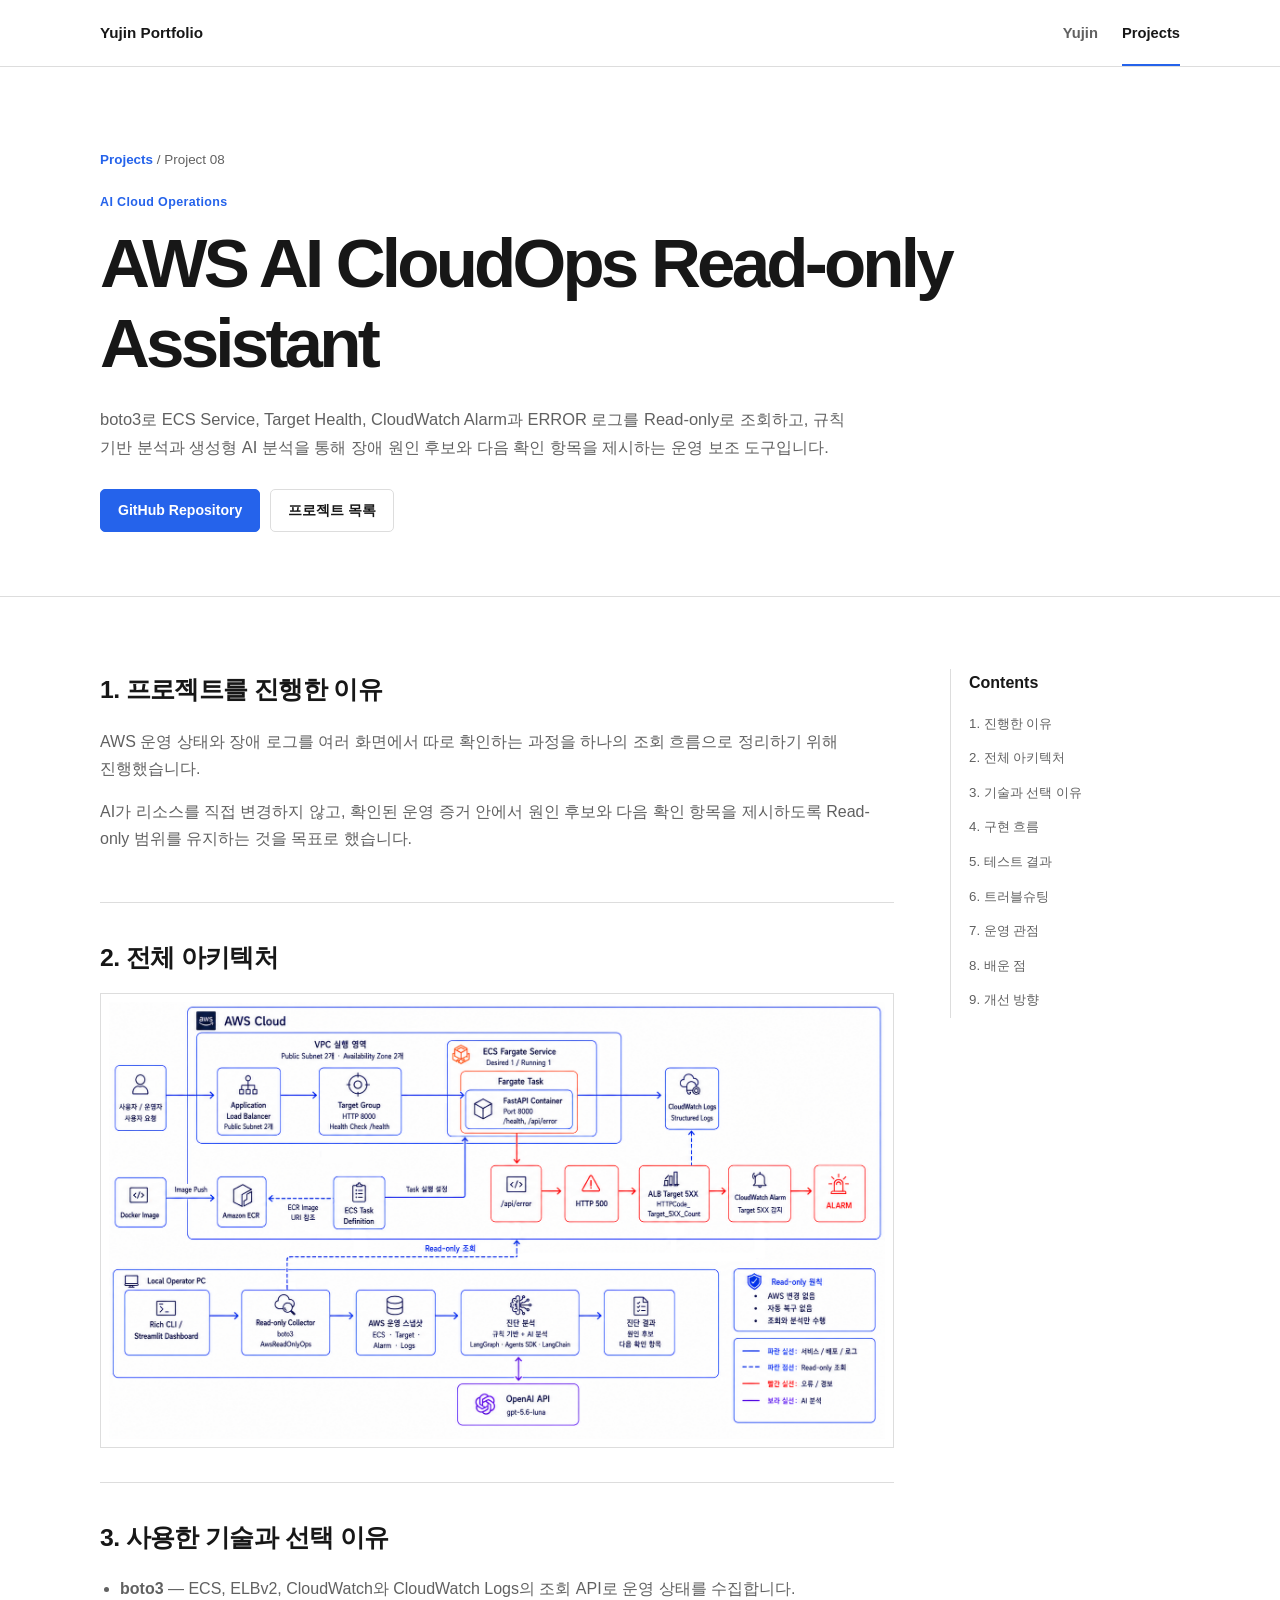
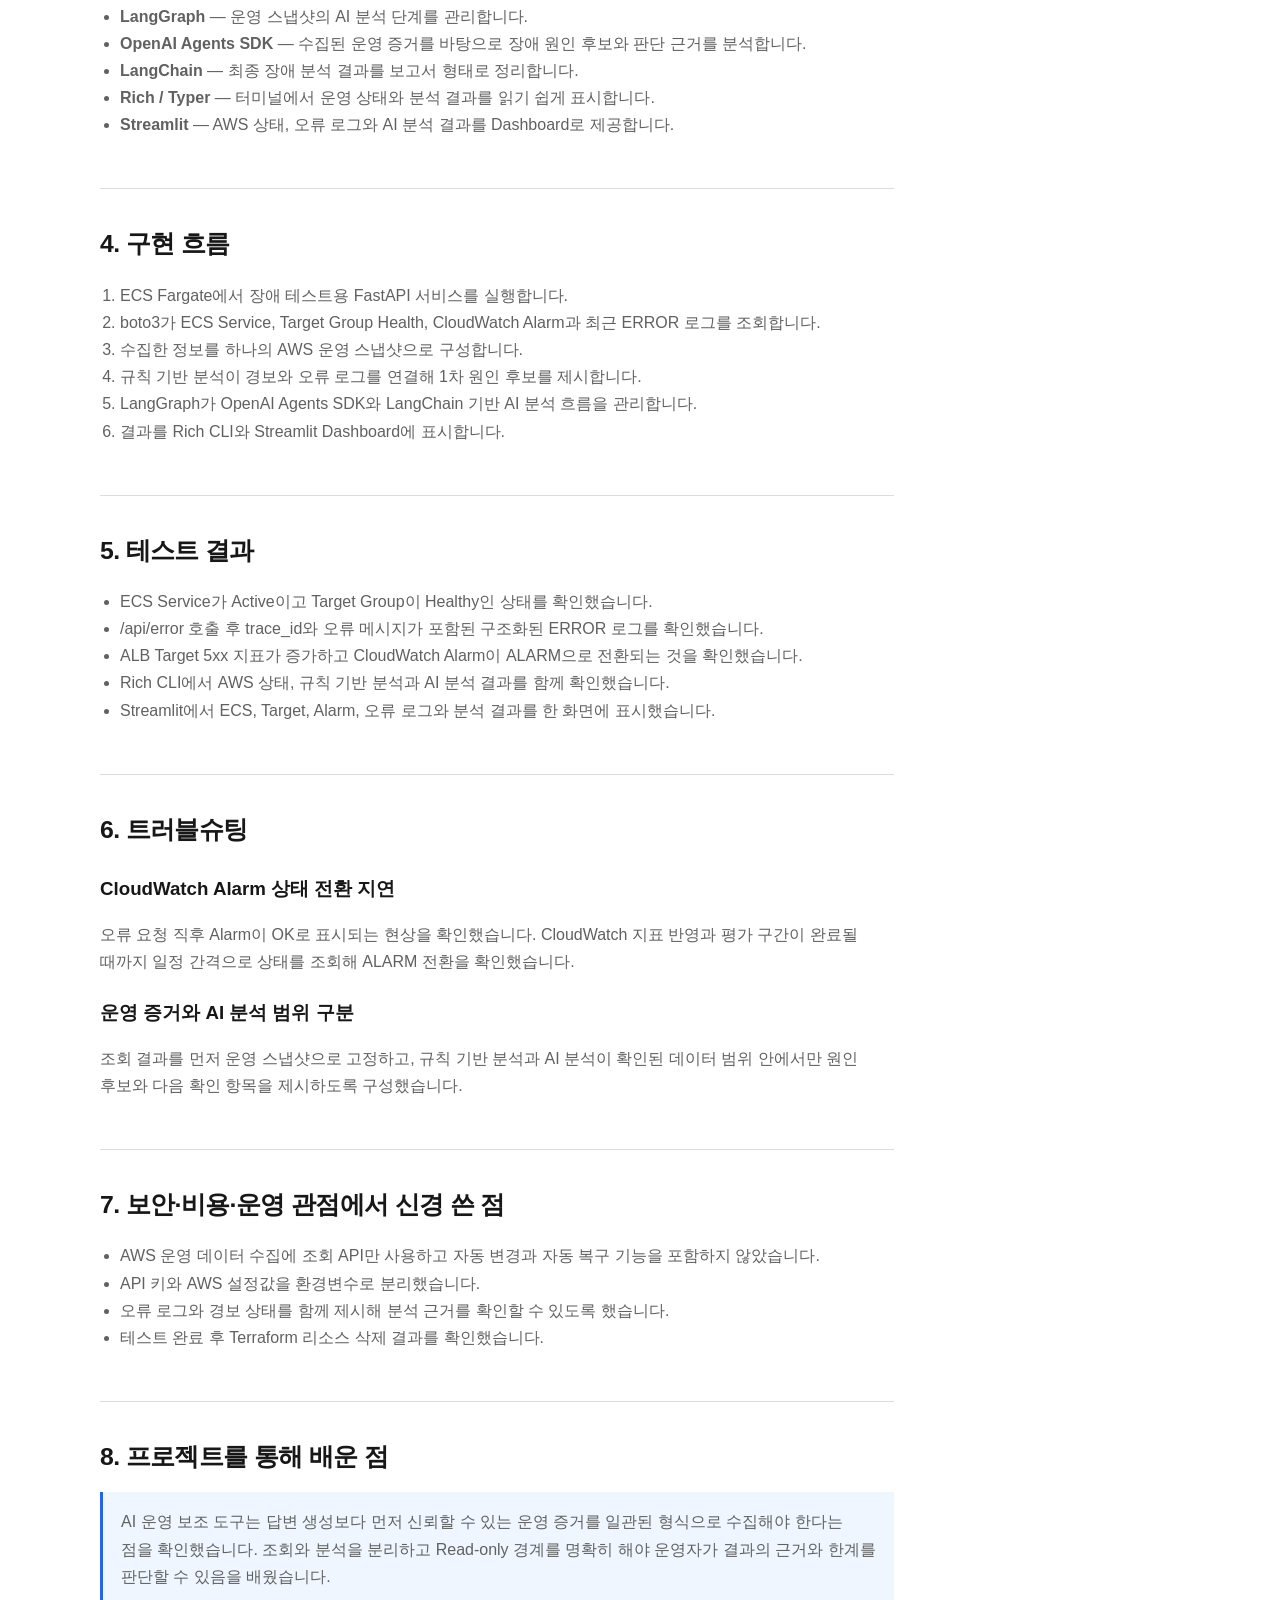
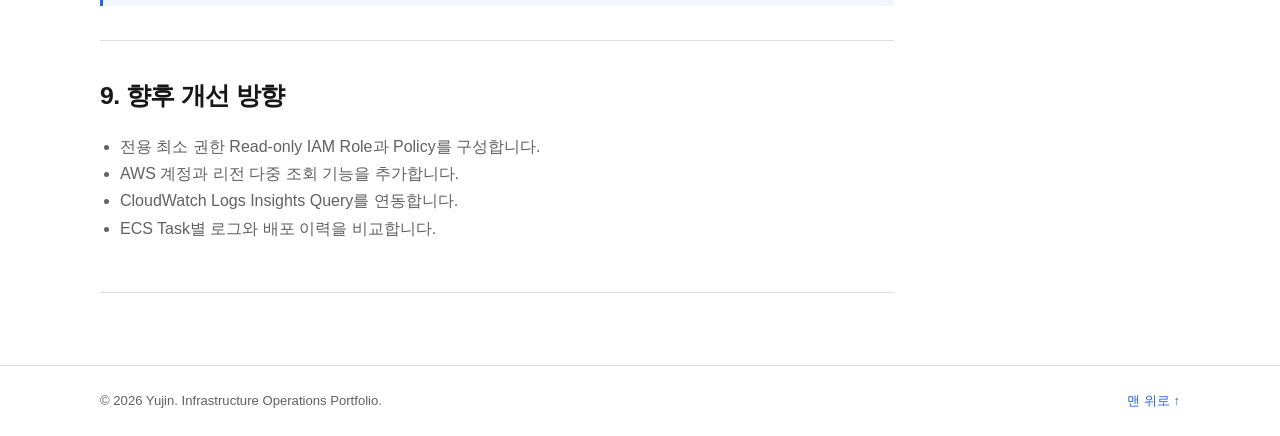
<file: projects/ai-cloudops-readonly-assistant.html>
<!DOCTYPE html>
<html lang="ko">
<head>
  <meta charset="UTF-8">
  <meta name="viewport" content="width=device-width, initial-scale=1.0">
  <meta name="description" content="AWS 운영 상태와 장애 로그를 Read-only로 조회하고 분석하는 AI CloudOps 운영 보조 도구입니다.">
  <title>AWS AI CloudOps Read-only Assistant | Infrastructure Operations Portfolio</title>
  <link rel="stylesheet" href="../assets/css/style.css">
  <link rel="stylesheet" href="../assets/css/image-lightbox.css">
  <script src="../assets/js/image-lightbox.js" defer></script>
</head>
<body>
  <a class="skip-link" href="#detail-content">본문으로 바로가기</a>
  <header class="site-header">
    <div class="container header-inner">
      <a class="logo" href="../index.html" aria-label="포트폴리오 홈으로 이동"><span class="logo-text">Yujin Portfolio</span></a>
      <nav class="main-nav" aria-label="주요 메뉴">
        <a href="../index.html">Yujin</a>
        <a class="active" href="../projects.html" aria-current="page">Projects</a>
      </nav>
    </div>
  </header>

  <main id="detail-content">
    <section class="detail-hero">
      <div class="container">
        <div class="breadcrumb"><a href="../projects.html">Projects</a> / Project 08</div>
        <p class="eyebrow">AI Cloud Operations</p>
        <h1>AWS AI CloudOps Read-only Assistant</h1>
        <p class="detail-lead">boto3로 ECS Service, Target Health, CloudWatch Alarm과 ERROR 로그를 Read-only로 조회하고, 규칙 기반 분석과 생성형 AI 분석을 통해 장애 원인 후보와 다음 확인 항목을 제시하는 운영 보조 도구입니다.</p>
        <div class="detail-actions">
          <a class="button primary" href="https://github.com/Yujajja/ai-cloudops-readonly-assistant" target="_blank" rel="noopener noreferrer">GitHub Repository</a>
          <a class="button secondary" href="../projects.html">프로젝트 목록</a>
        </div>
      </div>
    </section>

    <section class="section">
      <div class="container detail-layout">
        <article class="detail-content">
          <section id="reason">
            <h2>1. 프로젝트를 진행한 이유</h2>
            <p>AWS 운영 상태와 장애 로그를 여러 화면에서 따로 확인하는 과정을 하나의 조회 흐름으로 정리하기 위해 진행했습니다.</p><p>AI가 리소스를 직접 변경하지 않고, 확인된 운영 증거 안에서 원인 후보와 다음 확인 항목을 제시하도록 Read-only 범위를 유지하는 것을 목표로 했습니다.</p>
          </section>

          <section id="architecture">
            <h2>2. 전체 아키텍처</h2>
            <div class="detail-image"><img src="../assets/images/projects/08-ai-cloudops/08-00-ai-cloudops-architecture.png" alt="AWS 운영 상태를 boto3로 조회하고 규칙 기반 분석과 AI 분석을 거쳐 Rich CLI와 Streamlit에 표시하는 구조"></div>
          </section>

          <section id="technology">
            <h2>3. 사용한 기술과 선택 이유</h2>
            <ul><li><strong>boto3</strong> — ECS, ELBv2, CloudWatch와 CloudWatch Logs의 조회 API로 운영 상태를 수집합니다.</li>
<li><strong>LangGraph</strong> — 운영 스냅샷의 AI 분석 단계를 관리합니다.</li>
<li><strong>OpenAI Agents SDK</strong> — 수집된 운영 증거를 바탕으로 장애 원인 후보와 판단 근거를 분석합니다.</li>
<li><strong>LangChain</strong> — 최종 장애 분석 결과를 보고서 형태로 정리합니다.</li>
<li><strong>Rich / Typer</strong> — 터미널에서 운영 상태와 분석 결과를 읽기 쉽게 표시합니다.</li>
<li><strong>Streamlit</strong> — AWS 상태, 오류 로그와 AI 분석 결과를 Dashboard로 제공합니다.</li></ul>
          </section>

          <section id="implementation">
            <h2>4. 구현 흐름</h2>
            <ol><li>ECS Fargate에서 장애 테스트용 FastAPI 서비스를 실행합니다.</li>
<li>boto3가 ECS Service, Target Group Health, CloudWatch Alarm과 최근 ERROR 로그를 조회합니다.</li>
<li>수집한 정보를 하나의 AWS 운영 스냅샷으로 구성합니다.</li>
<li>규칙 기반 분석이 경보와 오류 로그를 연결해 1차 원인 후보를 제시합니다.</li>
<li>LangGraph가 OpenAI Agents SDK와 LangChain 기반 AI 분석 흐름을 관리합니다.</li>
<li>결과를 Rich CLI와 Streamlit Dashboard에 표시합니다.</li></ol>
          </section>

          <section id="test">
            <h2>5. 테스트 결과</h2>
            <ul><li>ECS Service가 Active이고 Target Group이 Healthy인 상태를 확인했습니다.</li>
<li>/api/error 호출 후 trace_id와 오류 메시지가 포함된 구조화된 ERROR 로그를 확인했습니다.</li>
<li>ALB Target 5xx 지표가 증가하고 CloudWatch Alarm이 ALARM으로 전환되는 것을 확인했습니다.</li>
<li>Rich CLI에서 AWS 상태, 규칙 기반 분석과 AI 분석 결과를 함께 확인했습니다.</li>
<li>Streamlit에서 ECS, Target, Alarm, 오류 로그와 분석 결과를 한 화면에 표시했습니다.</li></ul>
          </section>

          <section id="troubleshooting">
            <h2>6. 트러블슈팅</h2>
            <h3>CloudWatch Alarm 상태 전환 지연</h3><p>오류 요청 직후 Alarm이 OK로 표시되는 현상을 확인했습니다. CloudWatch 지표 반영과 평가 구간이 완료될 때까지 일정 간격으로 상태를 조회해 ALARM 전환을 확인했습니다.</p>
<h3>운영 증거와 AI 분석 범위 구분</h3><p>조회 결과를 먼저 운영 스냅샷으로 고정하고, 규칙 기반 분석과 AI 분석이 확인된 데이터 범위 안에서만 원인 후보와 다음 확인 항목을 제시하도록 구성했습니다.</p>
          </section>

          <section id="operations">
            <h2>7. 보안·비용·운영 관점에서 신경 쓴 점</h2>
            <ul><li>AWS 운영 데이터 수집에 조회 API만 사용하고 자동 변경과 자동 복구 기능을 포함하지 않았습니다.</li>
<li>API 키와 AWS 설정값을 환경변수로 분리했습니다.</li>
<li>오류 로그와 경보 상태를 함께 제시해 분석 근거를 확인할 수 있도록 했습니다.</li>
<li>테스트 완료 후 Terraform 리소스 삭제 결과를 확인했습니다.</li></ul>
          </section>

          <section id="learned">
            <h2>8. 프로젝트를 통해 배운 점</h2>
            <div class="note-box"><p>AI 운영 보조 도구는 답변 생성보다 먼저 신뢰할 수 있는 운영 증거를 일관된 형식으로 수집해야 한다는 점을 확인했습니다. 조회와 분석을 분리하고 Read-only 경계를 명확히 해야 운영자가 결과의 근거와 한계를 판단할 수 있음을 배웠습니다.</p></div>
          </section>

          <section id="improvement">
            <h2>9. 향후 개선 방향</h2>
            <ul><li>전용 최소 권한 Read-only IAM Role과 Policy를 구성합니다.</li>
<li>AWS 계정과 리전 다중 조회 기능을 추가합니다.</li>
<li>CloudWatch Logs Insights Query를 연동합니다.</li>
<li>ECS Task별 로그와 배포 이력을 비교합니다.</li></ul>
          </section>
        </article>

        <aside class="detail-sidebar" aria-label="상세 글 목차">
          <strong>Contents</strong>
          <a href="#reason">1. 진행한 이유</a>
          <a href="#architecture">2. 전체 아키텍처</a>
          <a href="#technology">3. 기술과 선택 이유</a>
          <a href="#implementation">4. 구현 흐름</a>
          <a href="#test">5. 테스트 결과</a>
          <a href="#troubleshooting">6. 트러블슈팅</a>
          <a href="#operations">7. 운영 관점</a>
          <a href="#learned">8. 배운 점</a>
          <a href="#improvement">9. 개선 방향</a>
        </aside>
      </div>
    </section>
  </main>

  <footer class="site-footer">
    <div class="container footer-inner"><p>© 2026 Yujin. Infrastructure Operations Portfolio.</p><a href="#detail-content">맨 위로 ↑</a></div>
  </footer>
</body>
</html>
</file>
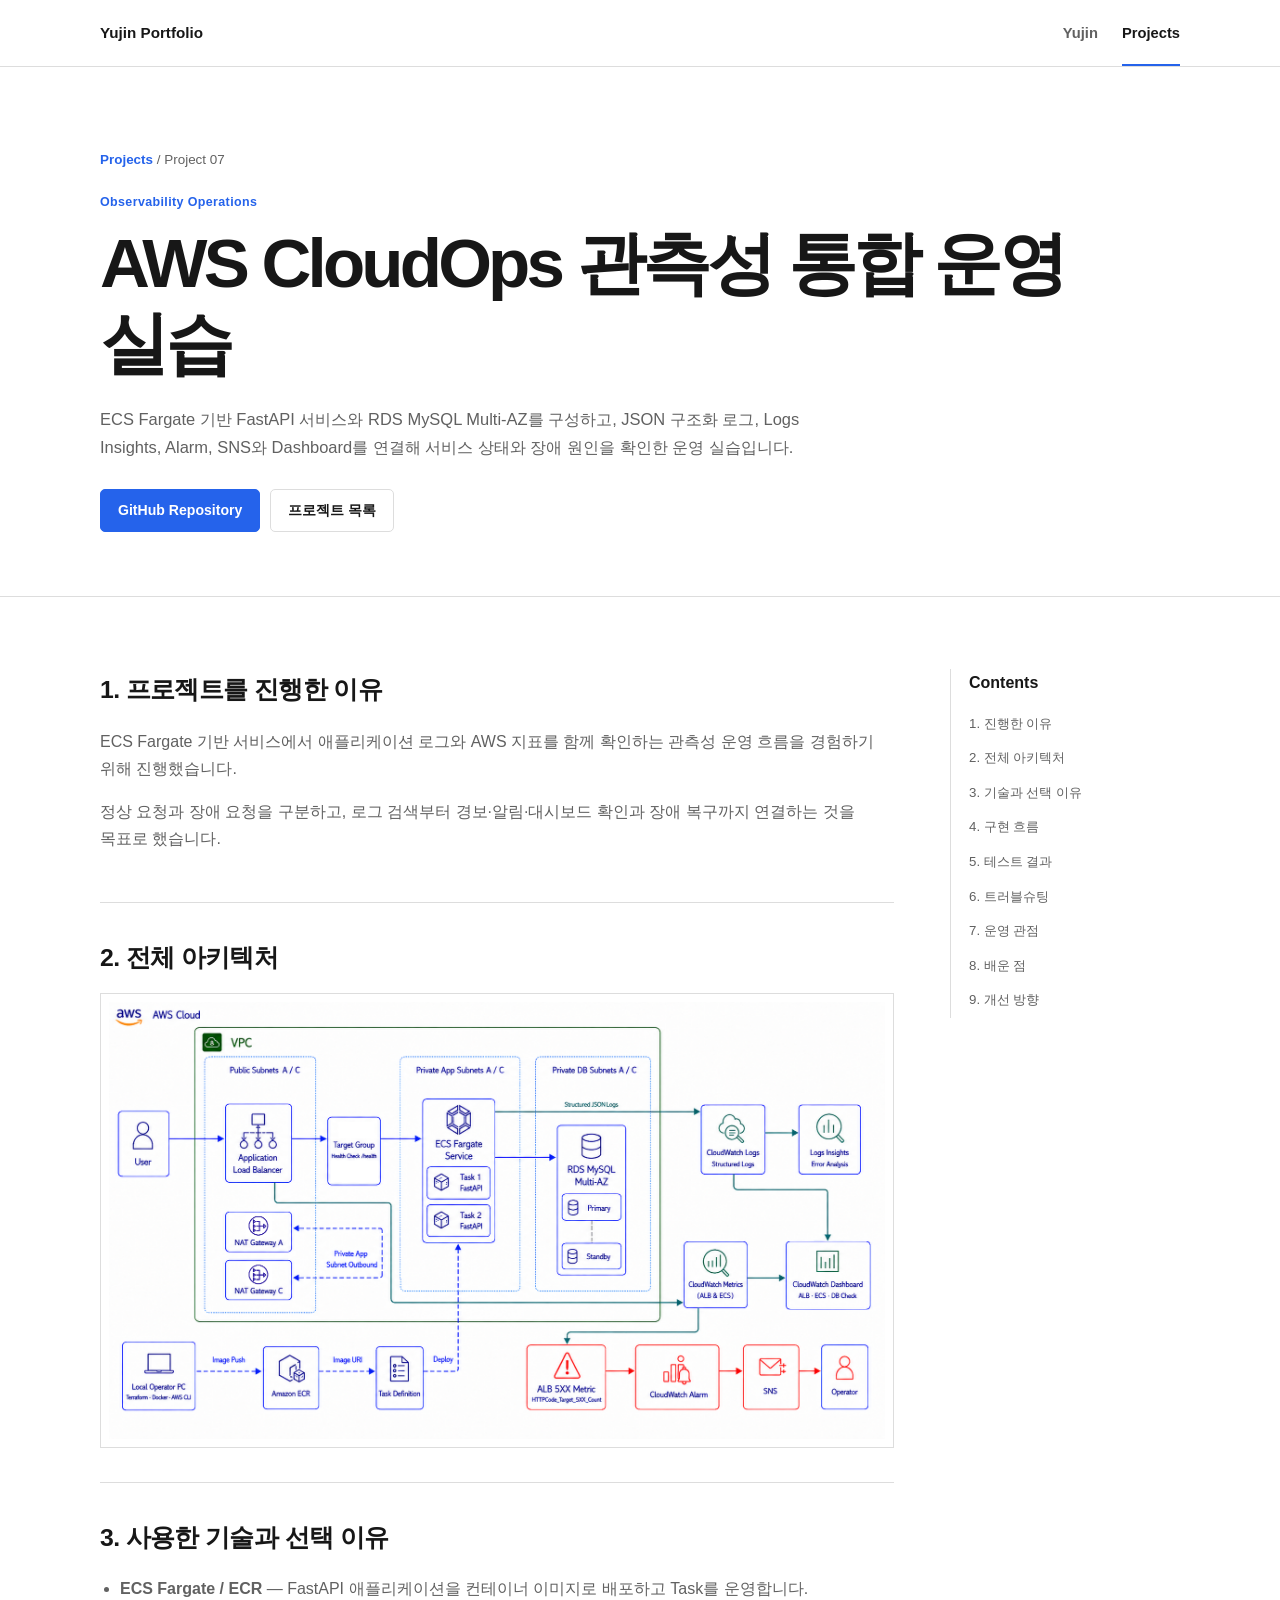
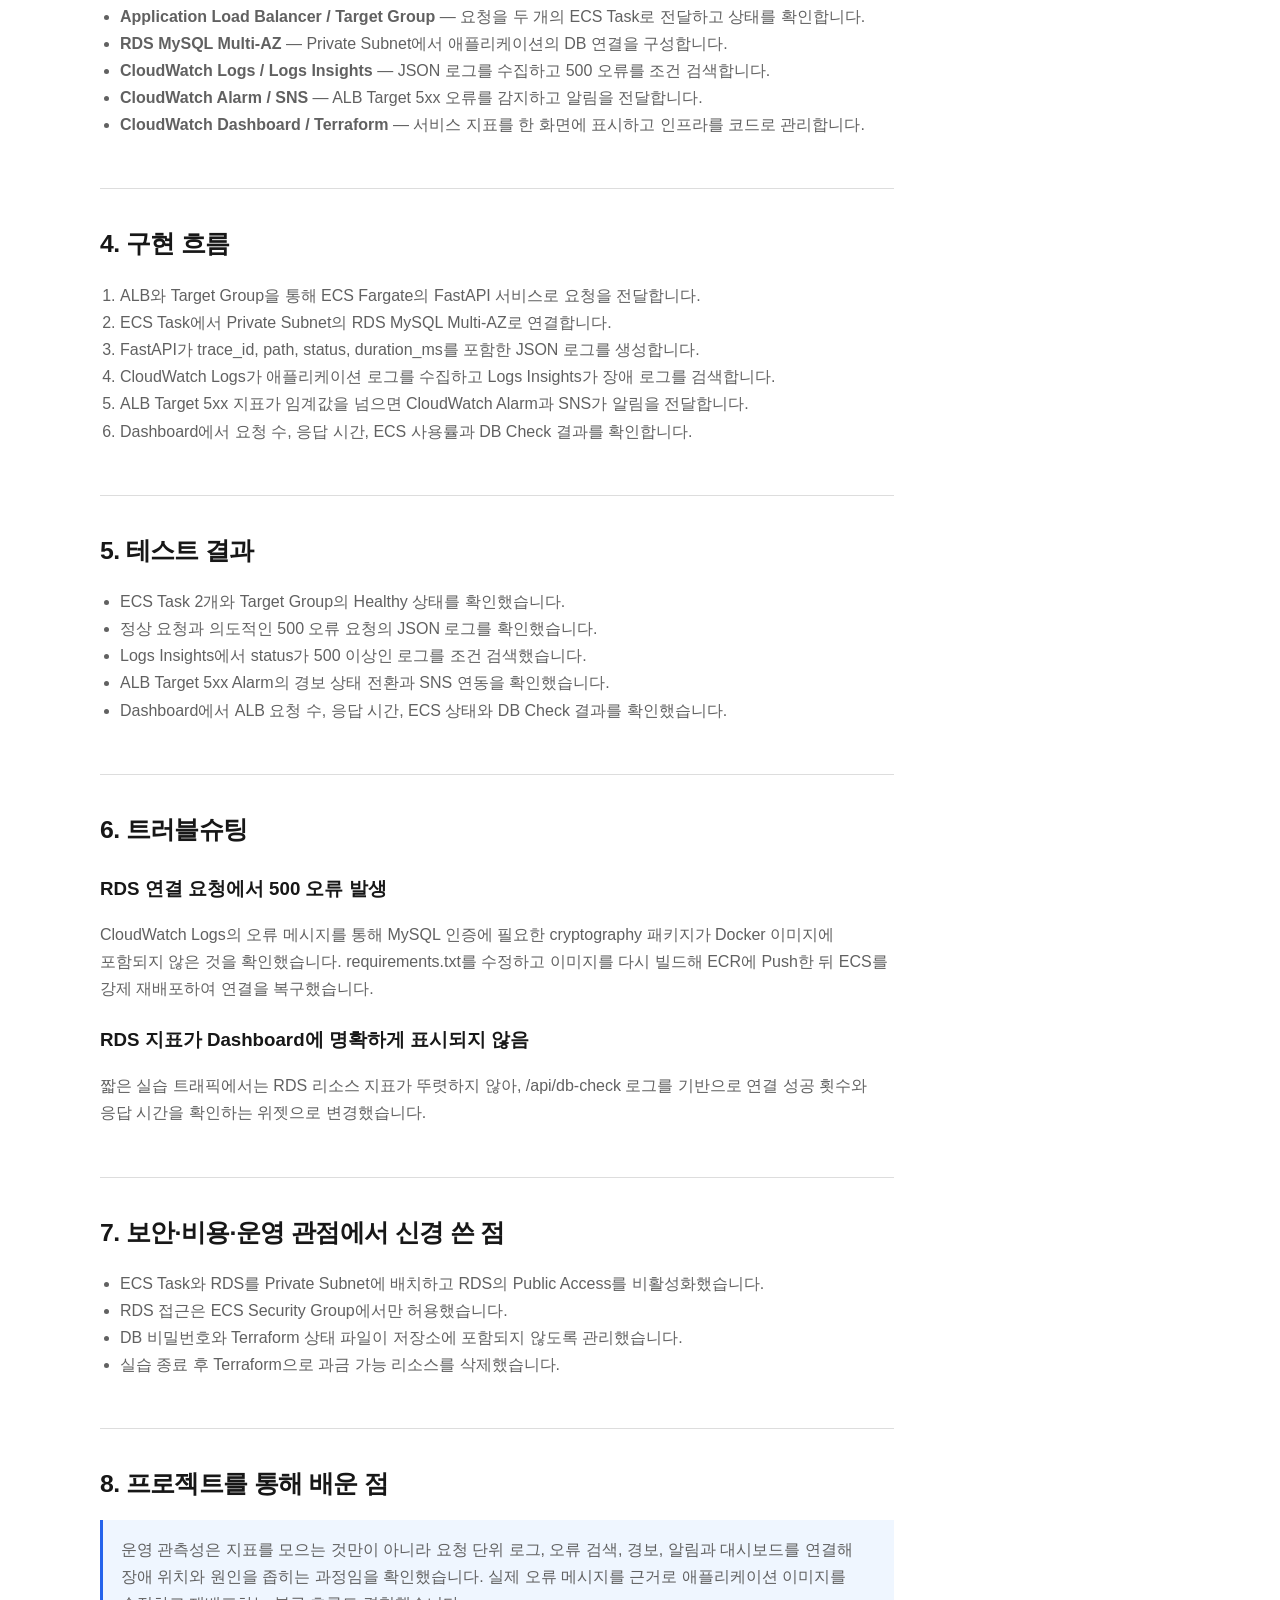
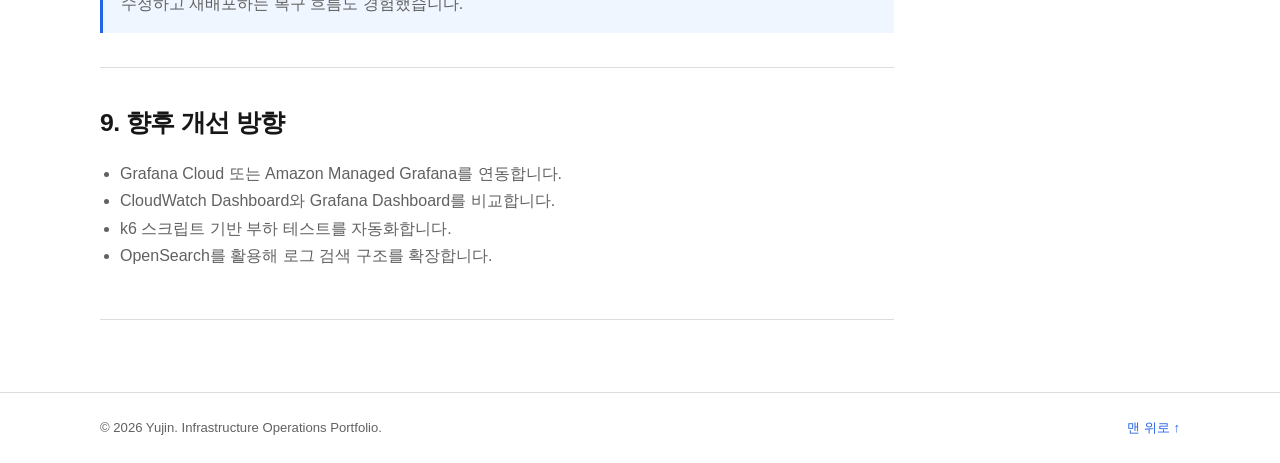
<file: projects/aws-cloudops-observability.html>
<!DOCTYPE html>
<html lang="ko">
<head>
  <meta charset="UTF-8">
  <meta name="viewport" content="width=device-width, initial-scale=1.0">
  <meta name="description" content="ECS Fargate, RDS MySQL Multi-AZ, CloudWatch를 활용한 AWS CloudOps 관측성 통합 운영 실습입니다.">
  <title>AWS CloudOps 관측성 통합 운영 실습 | Infrastructure Operations Portfolio</title>
  <link rel="stylesheet" href="../assets/css/style.css">
  <link rel="stylesheet" href="../assets/css/image-lightbox.css">
  <script src="../assets/js/image-lightbox.js" defer></script>
</head>
<body>
  <a class="skip-link" href="#detail-content">본문으로 바로가기</a>
  <header class="site-header">
    <div class="container header-inner">
      <a class="logo" href="../index.html" aria-label="포트폴리오 홈으로 이동"><span class="logo-text">Yujin Portfolio</span></a>
      <nav class="main-nav" aria-label="주요 메뉴">
        <a href="../index.html">Yujin</a>
        <a class="active" href="../projects.html" aria-current="page">Projects</a>
      </nav>
    </div>
  </header>

  <main id="detail-content">
    <section class="detail-hero">
      <div class="container">
        <div class="breadcrumb"><a href="../projects.html">Projects</a> / Project 07</div>
        <p class="eyebrow">Observability Operations</p>
        <h1>AWS CloudOps 관측성 통합 운영 실습</h1>
        <p class="detail-lead">ECS Fargate 기반 FastAPI 서비스와 RDS MySQL Multi-AZ를 구성하고, JSON 구조화 로그, Logs Insights, Alarm, SNS와 Dashboard를 연결해 서비스 상태와 장애 원인을 확인한 운영 실습입니다.</p>
        <div class="detail-actions">
          <a class="button primary" href="https://github.com/Yujajja/aws-cloudops-observability-lab" target="_blank" rel="noopener noreferrer">GitHub Repository</a>
          <a class="button secondary" href="../projects.html">프로젝트 목록</a>
        </div>
      </div>
    </section>

    <section class="section">
      <div class="container detail-layout">
        <article class="detail-content">
          <section id="reason">
            <h2>1. 프로젝트를 진행한 이유</h2>
            <p>ECS Fargate 기반 서비스에서 애플리케이션 로그와 AWS 지표를 함께 확인하는 관측성 운영 흐름을 경험하기 위해 진행했습니다.</p><p>정상 요청과 장애 요청을 구분하고, 로그 검색부터 경보·알림·대시보드 확인과 장애 복구까지 연결하는 것을 목표로 했습니다.</p>
          </section>

          <section id="architecture">
            <h2>2. 전체 아키텍처</h2>
            <div class="detail-image"><img src="../assets/images/projects/07-observability/07-00-cloudops-observability-architecture.png" alt="Application Load Balancer, ECS Fargate, RDS MySQL Multi-AZ와 CloudWatch로 구성된 서비스 운영 관측성 아키텍처"></div>
          </section>

          <section id="technology">
            <h2>3. 사용한 기술과 선택 이유</h2>
            <ul><li><strong>ECS Fargate / ECR</strong> — FastAPI 애플리케이션을 컨테이너 이미지로 배포하고 Task를 운영합니다.</li>
<li><strong>Application Load Balancer / Target Group</strong> — 요청을 두 개의 ECS Task로 전달하고 상태를 확인합니다.</li>
<li><strong>RDS MySQL Multi-AZ</strong> — Private Subnet에서 애플리케이션의 DB 연결을 구성합니다.</li>
<li><strong>CloudWatch Logs / Logs Insights</strong> — JSON 로그를 수집하고 500 오류를 조건 검색합니다.</li>
<li><strong>CloudWatch Alarm / SNS</strong> — ALB Target 5xx 오류를 감지하고 알림을 전달합니다.</li>
<li><strong>CloudWatch Dashboard / Terraform</strong> — 서비스 지표를 한 화면에 표시하고 인프라를 코드로 관리합니다.</li></ul>
          </section>

          <section id="implementation">
            <h2>4. 구현 흐름</h2>
            <ol><li>ALB와 Target Group을 통해 ECS Fargate의 FastAPI 서비스로 요청을 전달합니다.</li>
<li>ECS Task에서 Private Subnet의 RDS MySQL Multi-AZ로 연결합니다.</li>
<li>FastAPI가 trace_id, path, status, duration_ms를 포함한 JSON 로그를 생성합니다.</li>
<li>CloudWatch Logs가 애플리케이션 로그를 수집하고 Logs Insights가 장애 로그를 검색합니다.</li>
<li>ALB Target 5xx 지표가 임계값을 넘으면 CloudWatch Alarm과 SNS가 알림을 전달합니다.</li>
<li>Dashboard에서 요청 수, 응답 시간, ECS 사용률과 DB Check 결과를 확인합니다.</li></ol>
          </section>

          <section id="test">
            <h2>5. 테스트 결과</h2>
            <ul><li>ECS Task 2개와 Target Group의 Healthy 상태를 확인했습니다.</li>
<li>정상 요청과 의도적인 500 오류 요청의 JSON 로그를 확인했습니다.</li>
<li>Logs Insights에서 status가 500 이상인 로그를 조건 검색했습니다.</li>
<li>ALB Target 5xx Alarm의 경보 상태 전환과 SNS 연동을 확인했습니다.</li>
<li>Dashboard에서 ALB 요청 수, 응답 시간, ECS 상태와 DB Check 결과를 확인했습니다.</li></ul>
          </section>

          <section id="troubleshooting">
            <h2>6. 트러블슈팅</h2>
            <h3>RDS 연결 요청에서 500 오류 발생</h3><p>CloudWatch Logs의 오류 메시지를 통해 MySQL 인증에 필요한 cryptography 패키지가 Docker 이미지에 포함되지 않은 것을 확인했습니다. requirements.txt를 수정하고 이미지를 다시 빌드해 ECR에 Push한 뒤 ECS를 강제 재배포하여 연결을 복구했습니다.</p>
<h3>RDS 지표가 Dashboard에 명확하게 표시되지 않음</h3><p>짧은 실습 트래픽에서는 RDS 리소스 지표가 뚜렷하지 않아, /api/db-check 로그를 기반으로 연결 성공 횟수와 응답 시간을 확인하는 위젯으로 변경했습니다.</p>
          </section>

          <section id="operations">
            <h2>7. 보안·비용·운영 관점에서 신경 쓴 점</h2>
            <ul><li>ECS Task와 RDS를 Private Subnet에 배치하고 RDS의 Public Access를 비활성화했습니다.</li>
<li>RDS 접근은 ECS Security Group에서만 허용했습니다.</li>
<li>DB 비밀번호와 Terraform 상태 파일이 저장소에 포함되지 않도록 관리했습니다.</li>
<li>실습 종료 후 Terraform으로 과금 가능 리소스를 삭제했습니다.</li></ul>
          </section>

          <section id="learned">
            <h2>8. 프로젝트를 통해 배운 점</h2>
            <div class="note-box"><p>운영 관측성은 지표를 모으는 것만이 아니라 요청 단위 로그, 오류 검색, 경보, 알림과 대시보드를 연결해 장애 위치와 원인을 좁히는 과정임을 확인했습니다. 실제 오류 메시지를 근거로 애플리케이션 이미지를 수정하고 재배포하는 복구 흐름도 경험했습니다.</p></div>
          </section>

          <section id="improvement">
            <h2>9. 향후 개선 방향</h2>
            <ul><li>Grafana Cloud 또는 Amazon Managed Grafana를 연동합니다.</li>
<li>CloudWatch Dashboard와 Grafana Dashboard를 비교합니다.</li>
<li>k6 스크립트 기반 부하 테스트를 자동화합니다.</li>
<li>OpenSearch를 활용해 로그 검색 구조를 확장합니다.</li></ul>
          </section>
        </article>

        <aside class="detail-sidebar" aria-label="상세 글 목차">
          <strong>Contents</strong>
          <a href="#reason">1. 진행한 이유</a>
          <a href="#architecture">2. 전체 아키텍처</a>
          <a href="#technology">3. 기술과 선택 이유</a>
          <a href="#implementation">4. 구현 흐름</a>
          <a href="#test">5. 테스트 결과</a>
          <a href="#troubleshooting">6. 트러블슈팅</a>
          <a href="#operations">7. 운영 관점</a>
          <a href="#learned">8. 배운 점</a>
          <a href="#improvement">9. 개선 방향</a>
        </aside>
      </div>
    </section>
  </main>

  <footer class="site-footer">
    <div class="container footer-inner"><p>© 2026 Yujin. Infrastructure Operations Portfolio.</p><a href="#detail-content">맨 위로 ↑</a></div>
  </footer>
</body>
</html>
</file>
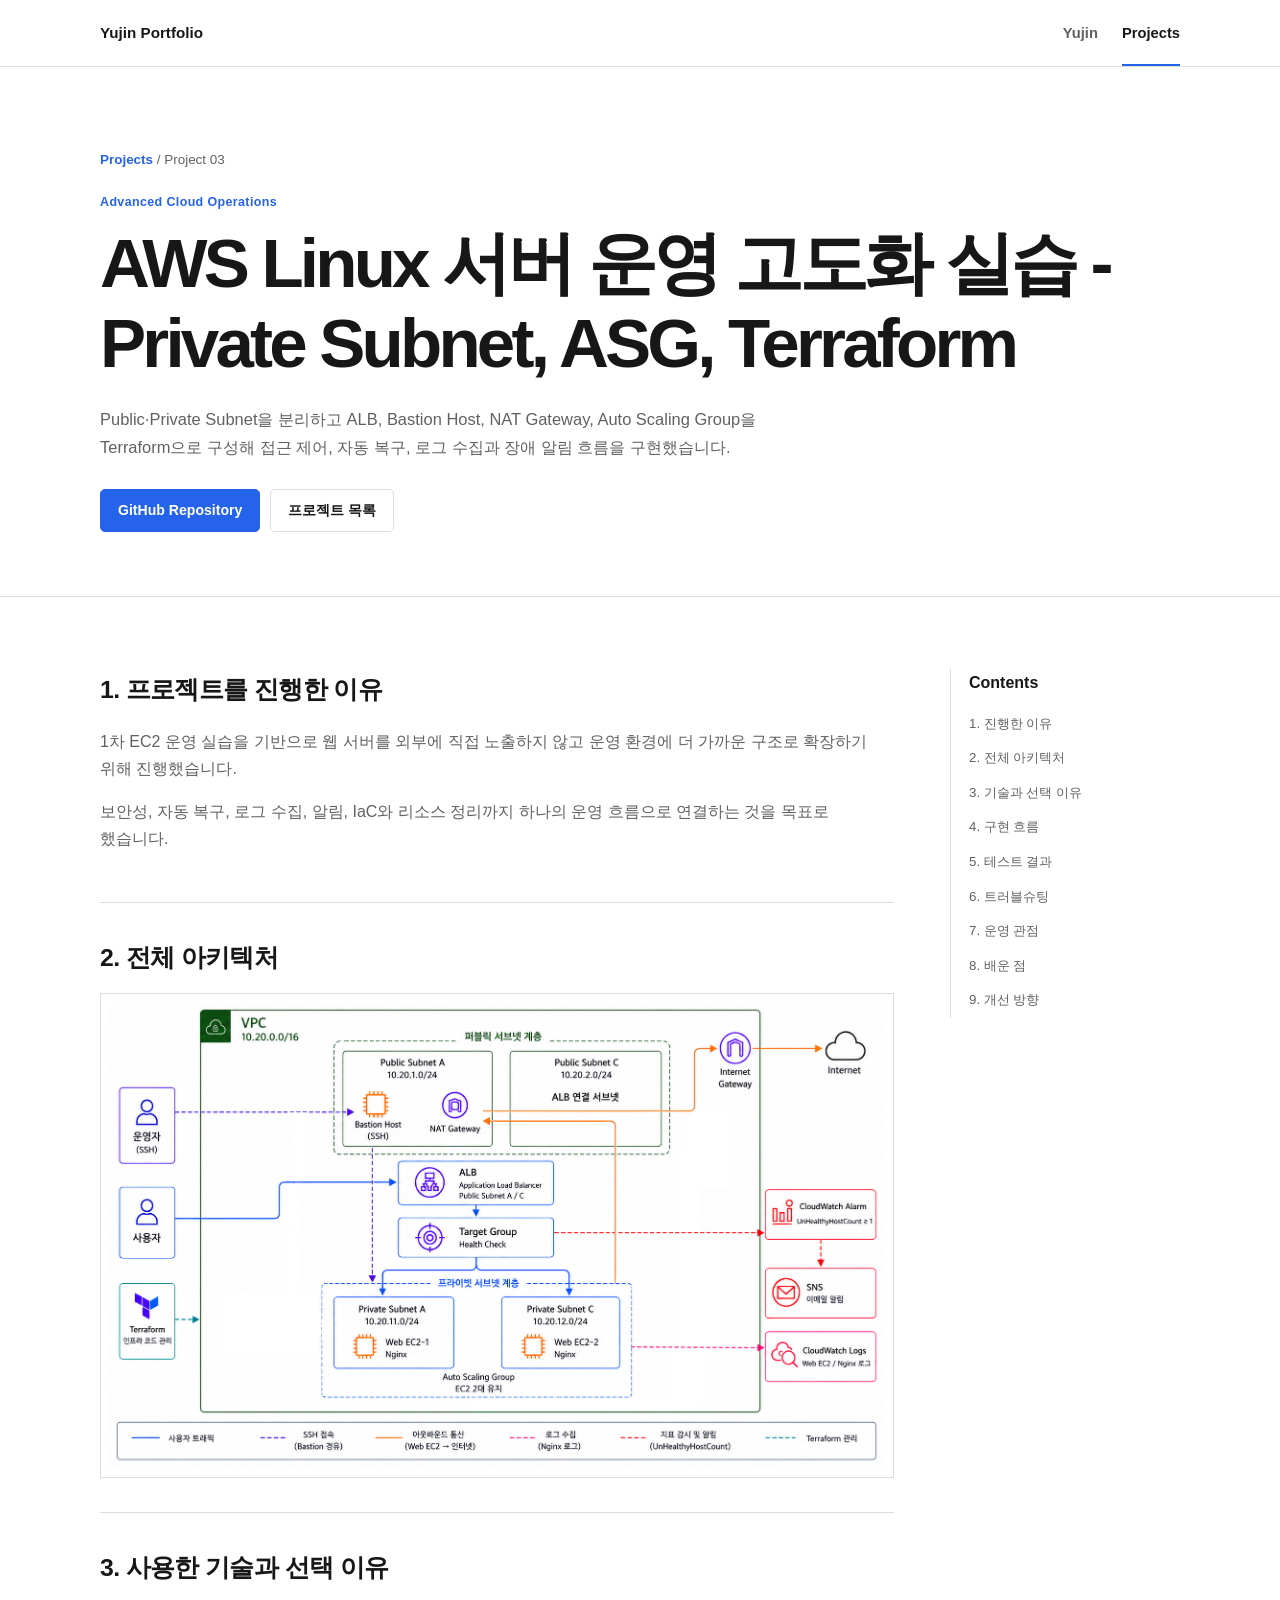
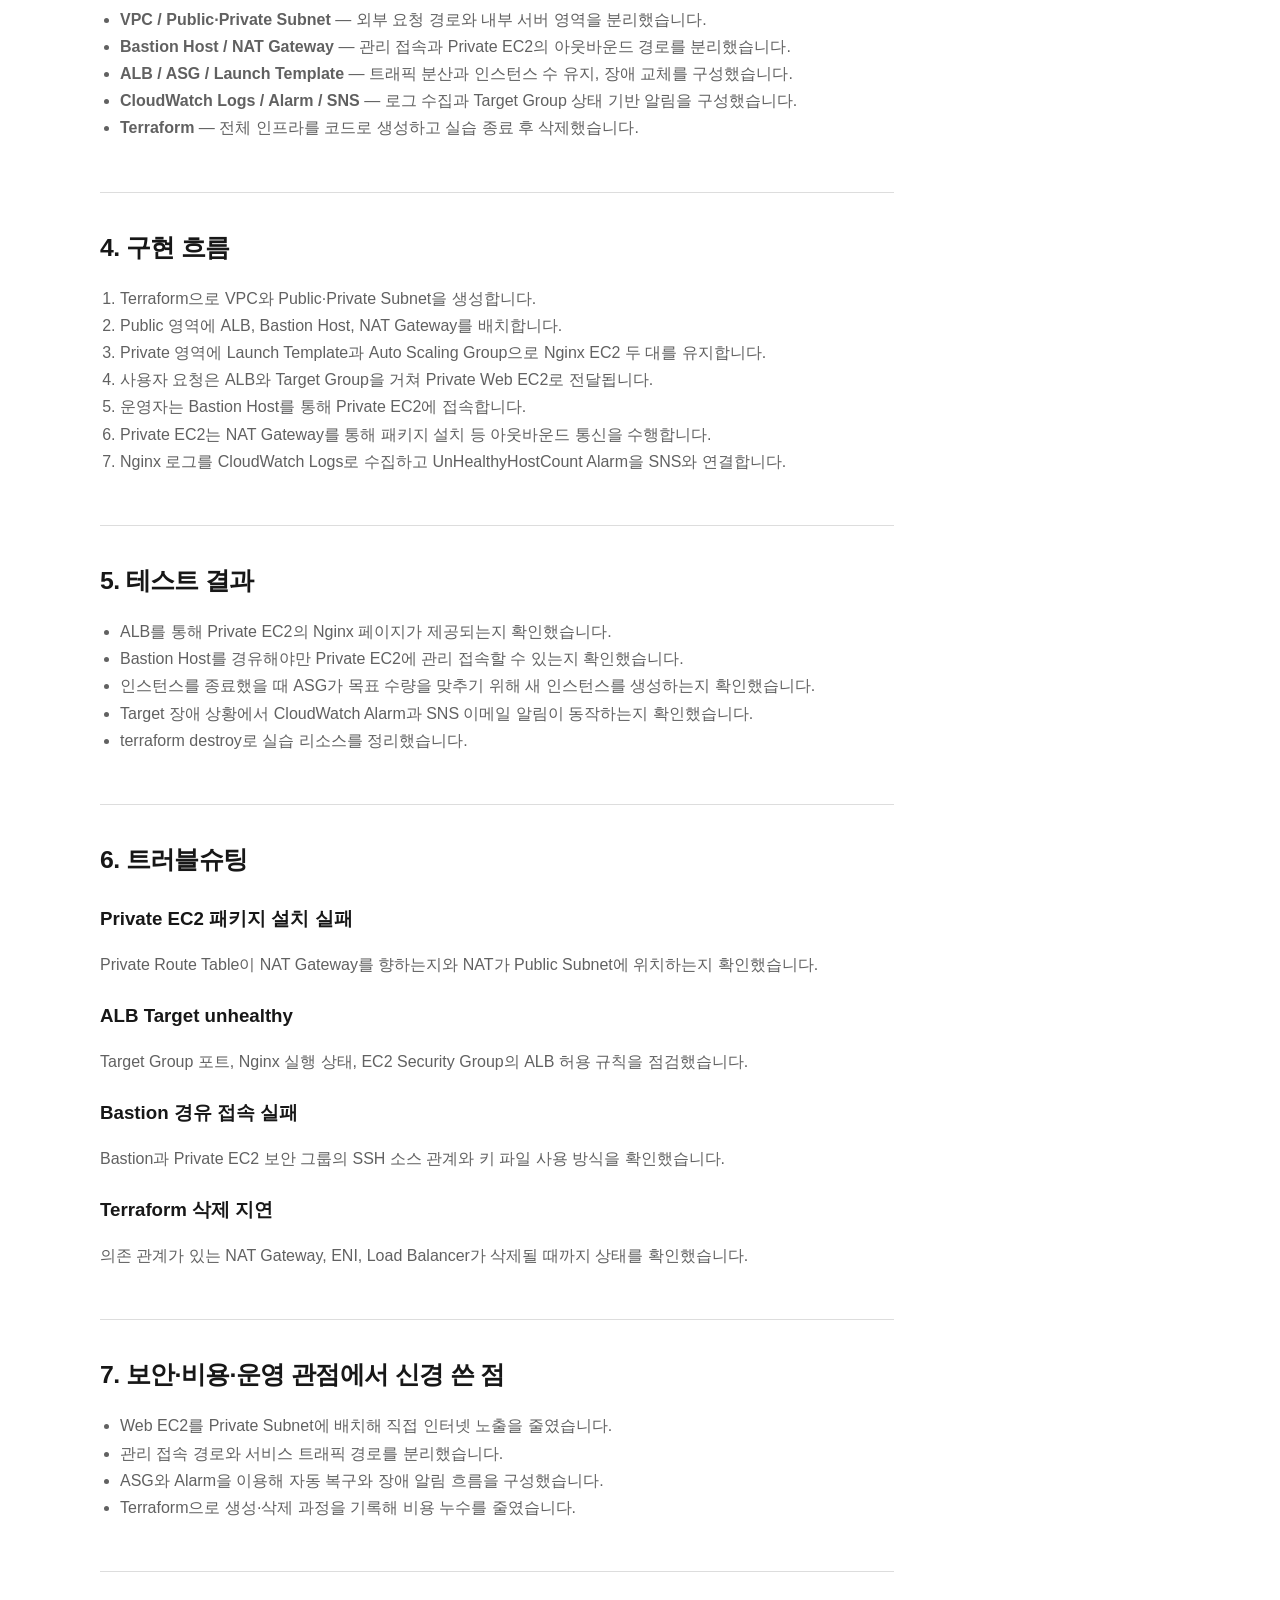
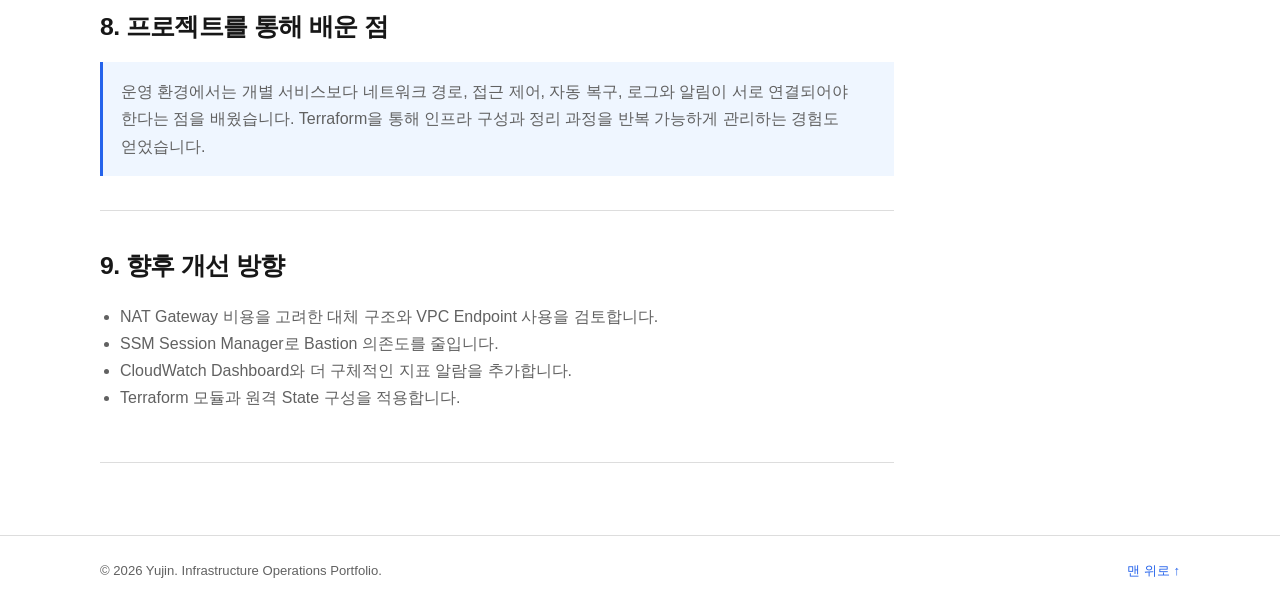
<file: projects/aws-operations-phase2.html>
<!DOCTYPE html>
<html lang="ko">
<head>
  <meta charset="UTF-8">
  <meta name="viewport" content="width=device-width, initial-scale=1.0">
  <meta name="description" content="Public·Private Subnet을 분리하고 ALB, Bastion Host, NAT Gateway, Auto Scaling Group을 Terraform으로 구성해 접근 제어, 자동 복구, 로그 수집과 장애 알림 흐름을 구현했습니다.">
  <title>AWS Linux 서버 운영 고도화 실습 - Private Subnet, ASG, Terraform | Infrastructure Operations Portfolio</title>
  <style>
:root {
  --bg: #ffffff;
  --soft: #f7f8fa;
  --text: #171717;
  --muted: #616161;
  --line: #dddddd;
  --blue: #2563eb;
  --blue-soft: #eff6ff;
  --container: 1080px;
}

* { box-sizing: border-box; }
html { scroll-behavior: smooth; scroll-padding-top: 76px; }
body {
  margin: 0;
  color: var(--text);
  background: var(--bg);
  font-family: "Pretendard", "Noto Sans KR", "Apple SD Gothic Neo", "Malgun Gothic", sans-serif;
  font-size: 16px;
  line-height: 1.7;
  word-break: keep-all;
}
img { display: block; max-width: 100%; }
a { color: inherit; text-decoration: none; }
.container { width: min(calc(100% - 40px), var(--container)); margin: 0 auto; }
.section { padding: 72px 0; }
.muted-section { background: var(--soft); border-top: 1px solid var(--line); border-bottom: 1px solid var(--line); }
.skip-link { position: fixed; top: -60px; left: 12px; z-index: 999; padding: 8px 12px; background: var(--blue); color: #fff; }
.skip-link:focus { top: 12px; }

.site-header {
  position: sticky;
  top: 0;
  z-index: 100;
  background: rgba(255,255,255,.96);
  border-bottom: 1px solid var(--line);
}
.header-inner { min-height: 64px; display: flex; align-items: center; justify-content: space-between; gap: 24px; }
.logo { display: flex; align-items: center; gap: 9px; font-weight: 700; }
.logo-mark { color: var(--blue); font-size: .84rem; font-weight: 800; }
.logo-text { font-size: .95rem; }
.main-nav { display: flex; gap: 24px; font-size: .92rem; font-weight: 600; }
.main-nav a { padding: 21px 0 18px; color: var(--muted); border-bottom: 2px solid transparent; }
.main-nav a:hover, .main-nav a:focus-visible, .main-nav a.active { color: var(--text); border-bottom-color: var(--blue); }

.eyebrow, .panel-label, .showcase-label, .directory-kicker {
  margin: 0 0 10px;
  color: var(--blue);
  font-size: .78rem;
  font-weight: 700;
  letter-spacing: .03em;
  text-transform: none;
}
.section-heading { max-width: 760px; margin-bottom: 32px; }
.section-heading h2, .project-group-heading h2 { margin: 0; font-size: clamp(1.75rem, 3.5vw, 2.4rem); line-height: 1.35; letter-spacing: -.03em; }
.section-heading > p:last-child { margin: 12px 0 0; color: var(--muted); }

.hero { padding: 90px 0 76px; border-bottom: 1px solid var(--line); }
.hero-grid, .projects-hero-grid { display: grid; grid-template-columns: minmax(0,1.3fr) minmax(280px,.7fr); gap: 56px; align-items: start; }
.hero h1, .page-hero h1, .projects-hero h1, .detail-hero h1 {
  margin: 0;
  font-size: clamp(2.5rem, 5.4vw, 4.5rem);
  line-height: 1.16;
  letter-spacing: -.055em;
}
.hero-description, .projects-hero-description, .detail-lead, .page-hero > .container > p:last-child {
  max-width: 760px;
  margin: 22px 0 0;
  color: var(--muted);
  font-size: 1.03rem;
}
.hero-actions, .detail-actions, .showcase-actions { display: flex; flex-wrap: wrap; gap: 10px; margin-top: 28px; }
.button {
  display: inline-flex;
  min-height: 43px;
  align-items: center;
  justify-content: center;
  padding: 0 17px;
  border: 1px solid var(--line);
  border-radius: 5px;
  background: #fff;
  font-size: .88rem;
  font-weight: 700;
}
.button:hover, .button:focus-visible { border-color: var(--blue); color: var(--blue); }
.button.primary { color: #fff; background: var(--blue); border-color: var(--blue); }
.button.primary:hover, .button.primary:focus-visible { color: #fff; background: #1d4ed8; }
.button.secondary, .light-button { background: #fff !important; color: var(--text) !important; }

.hero-panel, .project-summary-panel {
  padding: 0 0 0 26px;
  border-left: 2px solid var(--blue);
}
.hero-panel h2 { margin: 0 0 16px; font-size: 1.35rem; }
.profile-list { margin: 0; }
.profile-list div { padding: 13px 0; border-top: 1px solid var(--line); }
.profile-list dt { margin-bottom: 3px; font-size: .82rem; font-weight: 700; }
.profile-list dd { margin: 0; color: var(--muted); font-size: .9rem; }

.intro-card { max-width: 900px; padding: 0; }
.intro-card p { margin: 0; color: var(--muted); }
.intro-card p + p { margin-top: 14px; }
.profile-table-block { margin-top: 42px; }
.table-title-row { margin-bottom: 12px; }
.table-title-row h3 { margin: 0; font-size: 1.25rem; }
.table-wrap { overflow-x: auto; border-top: 2px solid var(--text); border-bottom: 1px solid var(--line); }
.portfolio-table { width: 100%; min-width: 680px; border-collapse: collapse; text-align: left; }
.portfolio-table th, .portfolio-table td { padding: 15px 14px; border-bottom: 1px solid var(--line); vertical-align: top; }
.portfolio-table th { background: transparent; font-size: .84rem; font-weight: 700; white-space: nowrap; }
.portfolio-table td { color: var(--muted); font-size: .91rem; }
.portfolio-table td:first-child { color: var(--text); font-weight: 600; }
.portfolio-table tbody tr:last-child td { border-bottom: 0; }
.education-table th:first-child, .education-table td:first-child { width: 22%; white-space: nowrap; }
.detail-education-table th:first-child, .detail-education-table td:first-child { width: 36%; }

.skill-grid { display: grid; grid-template-columns: repeat(2,minmax(0,1fr)); border-top: 1px solid var(--line); }
.skill-card { padding: 24px 0; border-bottom: 1px solid var(--line); }
.skill-card:nth-child(odd) { padding-right: 28px; }
.skill-card:nth-child(even) { padding-left: 28px; border-left: 1px solid var(--line); }
.skill-card:last-child:nth-child(odd) { grid-column: 1 / -1; padding-right: 0; }
.skill-card h3 { margin: 0 0 13px; font-size: 1.02rem; }
.skill-tags, .showcase-tags, .tags, .about-keywords { display: flex; flex-wrap: wrap; gap: 7px; }
.skill-tags span, .showcase-tags span, .tags span, .about-keywords span, .index-tags span {
  padding: 5px 8px;
  color: #334155;
  background: #fff;
  border: 1px solid var(--line);
  border-radius: 4px;
  font-size: .73rem;
  font-weight: 600;
}

.contact-box { display: flex; align-items: end; justify-content: space-between; gap: 40px; padding: 0; }
.contact-box h2 { max-width: 760px; margin: 0; font-size: clamp(1.6rem,3vw,2.25rem); line-height: 1.4; }
.contact-box p:last-child { margin: 10px 0 0; color: var(--muted); }
.contact-links { display: flex; flex-wrap: wrap; gap: 10px 24px; margin-top: 18px; }
.contact-links a { color: var(--blue); font-size: .92rem; font-weight: 600; }

.page-hero, .projects-hero, .detail-hero { padding: 82px 0 64px; border-bottom: 1px solid var(--line); }
.project-summary-panel > div { display: flex; align-items: baseline; justify-content: space-between; padding: 11px 0; border-bottom: 1px solid var(--line); }
.project-summary-panel strong { color: var(--blue); font-size: 1.6rem; }
.project-summary-panel span { font-size: .85rem; font-weight: 600; }
.project-summary-panel p { margin: 15px 0 0; color: var(--muted); font-size: .86rem; }

.project-index-section { background: #fff; }
.project-directory { border-top: 2px solid var(--text); }
.directory-group { padding: 26px 0 34px; border-bottom: 1px solid var(--line); }
.directory-group-heading { display: flex; justify-content: space-between; gap: 24px; align-items: end; margin-bottom: 12px; }
.directory-group-heading h3 { margin: 0; font-size: 1.18rem; }
.directory-count { color: var(--muted); font-size: .78rem; }
.directory-list { border-top: 1px solid var(--line); }
.directory-item {
  display: grid;
  grid-template-columns: 48px minmax(0,1fr) minmax(190px,.7fr) 24px;
  gap: 18px;
  align-items: center;
  min-height: 82px;
  padding: 13px 8px;
  border-top: 1px solid var(--line);
}
.directory-list .directory-item:first-child { border-top: 0; }
.directory-item:hover, .directory-item:focus-visible { background: var(--blue-soft); }
.directory-item-featured { background: #fafcff; }
.directory-number { color: var(--blue); font-size: .86rem; font-weight: 700; }
.directory-main { display: flex; flex-direction: column; }
.directory-main strong { font-size: 1rem; }
.directory-main small { margin-top: 3px; color: var(--muted); font-size: .84rem; }
.directory-tech { color: var(--muted); font-size: .78rem; text-align: right; }
.directory-arrow { color: var(--blue); }

.project-detail-list { background: #fff; }
.project-showcase { scroll-margin-top: 88px; padding: 46px 0; border-top: 1px solid var(--line); }
.project-showcase:first-of-type { border-top: 2px solid var(--text); }
.project-showcase + .project-showcase { margin-top: 0; }
.team-showcase, .highlighted-showcase { border-color: var(--line); }
.showcase-header { display: grid; grid-template-columns: 55px minmax(0,1fr); gap: 18px; }
.showcase-number { color: var(--blue); font-size: 1.2rem; font-weight: 700; }
.showcase-meta { display: flex; flex-wrap: wrap; gap: 7px 16px; color: var(--muted); font-size: .74rem; font-weight: 600; }
.showcase-title-wrap h3 { margin: 8px 0 0; font-size: clamp(1.55rem,3vw,2.15rem); line-height: 1.35; letter-spacing: -.03em; }
.showcase-title-wrap > p { max-width: 900px; margin: 12px 0 0; color: var(--muted); }
.showcase-tags { margin: 20px 0 24px 73px; }
.showcase-grid { display: grid; grid-template-columns: minmax(0,1fr); gap: 24px; align-items: start; }
.showcase-image { display: flex; flex-direction: column; align-items: center; overflow: hidden; margin: 0; padding: 8px; background: #fff; border: 1px solid var(--line); }
.showcase-image img { display: block; width: auto; max-width: 100%; height: auto; max-height: 620px; object-fit: contain; margin: 0 auto; }
.showcase-image figcaption { margin-top: 10px; color: var(--muted); font-size: .76rem; text-align: center; }
.showcase-content { display: flex; flex-direction: column; }
.showcase-block, .showcase-result { padding: 0 0 20px; }
.showcase-block + .showcase-block, .showcase-result + .showcase-block, .showcase-block + .showcase-result { padding-top: 20px; border-top: 1px solid var(--line); }
.showcase-block ul { margin: 0; padding-left: 18px; }
.showcase-block li, .showcase-block p:not(.showcase-label), .showcase-result p:not(.showcase-label) { color: var(--muted); font-size: .91rem; }
.showcase-block li + li { margin-top: 6px; }
.showcase-result { padding: 17px 18px; background: var(--blue-soft); border-left: 3px solid var(--blue); }
.showcase-result strong { display: block; margin-bottom: 6px; }
.showcase-actions { margin-top: 22px; }
.showcase-actions .button { min-height: 40px; font-size: .8rem; }

.breadcrumb { margin-bottom: 20px; color: var(--muted); font-size: .84rem; }
.breadcrumb a { color: var(--blue); font-weight: 600; }
.detail-layout { display: grid; grid-template-columns: minmax(0,1fr) 230px; gap: 56px; align-items: start; }
.detail-content section { padding: 34px 0; border-bottom: 1px solid var(--line); }
.detail-content section:first-child { padding-top: 0; }
.detail-content h2 { margin: 0 0 14px; font-size: 1.55rem; letter-spacing: -.025em; }
.detail-content h3 { margin: 22px 0 8px; }
.detail-content p, .detail-content li { color: var(--muted); }
.detail-content ul, .detail-content ol { padding-left: 20px; }
.detail-image { overflow: hidden; margin: 10px 0 0; padding: 8px; border: 1px solid var(--line); background: #fff; }
.detail-image img { display: block; width: auto; max-width: 100%; height: auto; object-fit: contain; margin: 0 auto; }
.detail-sidebar { position: sticky; top: 88px; padding-left: 18px; border-left: 1px solid var(--line); }
.detail-sidebar strong { display: block; margin-bottom: 10px; }
.detail-sidebar a { display: block; padding: 6px 0; color: var(--muted); font-size: .83rem; }
.detail-sidebar a:hover { color: var(--blue); }
.note-box { padding: 16px 18px; background: var(--blue-soft); border-left: 3px solid var(--blue); }
.note-box p { margin: 0; }

.about-grid, .background-grid { display: grid; grid-template-columns: repeat(2,minmax(0,1fr)); gap: 32px; }
.about-copy { color: var(--muted); }
.background-card { padding: 0; }
.background-card h3 { margin: 8px 0; }
.credential-list { margin: 12px 0 0; padding: 0; list-style: none; }
.credential-list li { display: flex; justify-content: space-between; gap: 18px; padding: 9px 0; border-top: 1px solid var(--line); }
.credential-list span { color: var(--muted); font-size: .82rem; }

.site-footer { padding: 24px 0; border-top: 1px solid var(--line); color: var(--muted); font-size: .82rem; }
.footer-inner { display: flex; justify-content: space-between; gap: 20px; }
.footer-inner p { margin: 0; }
.footer-inner a { color: var(--blue); }
.text-link { color: var(--blue); font-weight: 600; }
.project-list, .focus-grid, .journey-list { display: grid; gap: 18px; }

@media (max-width: 900px) {
  .hero-grid, .projects-hero-grid, .showcase-grid, .detail-layout, .about-grid, .background-grid { grid-template-columns: 1fr; }
  .showcase-image img { max-height: none; }
  .hero-panel, .project-summary-panel { padding: 22px 0 0; border-left: 0; border-top: 2px solid var(--blue); }
  .detail-sidebar { position: static; order: -1; padding: 0 0 14px; border-left: 0; border-bottom: 1px solid var(--line); }
  .directory-item { grid-template-columns: 42px minmax(0,1fr) 24px; }
  .directory-tech { display: none; }
}

@media (max-width: 700px) {
  .container { width: min(calc(100% - 32px), var(--container)); }
  .section { padding: 56px 0; }
  .header-inner { min-height: 58px; }
  .logo-text { display: inline; }
  .main-nav { gap: 16px; font-size: .84rem; }
  .main-nav a { padding: 18px 0 15px; }
  .hero, .page-hero, .projects-hero, .detail-hero { padding: 64px 0 50px; }
  .hero h1, .page-hero h1, .projects-hero h1, .detail-hero h1 { font-size: clamp(2.2rem,11vw,3.25rem); }
  .skill-grid { grid-template-columns: 1fr; }
  .skill-card:nth-child(odd), .skill-card:nth-child(even) { padding: 20px 0; border-left: 0; }
  .skill-card:last-child:nth-child(odd) { grid-column: auto; }
  .contact-box, .footer-inner { align-items: flex-start; flex-direction: column; }
  .contact-box .button { width: 100%; }
  .portfolio-table th, .portfolio-table td { padding: 13px 12px; }
  .showcase-header { grid-template-columns: 1fr; gap: 4px; }
  .showcase-tags { margin-left: 0; }
  .project-showcase { padding: 38px 0; }
  .showcase-image, .detail-image { padding: 5px; }
  .directory-item { min-height: 76px; padding: 12px 4px; }
  .directory-main small { white-space: normal; }
}

</style>
  <link rel="stylesheet" href="../assets/css/image-lightbox.css">
  <script src="../assets/js/image-lightbox.js" defer></script>
</head>
<body>
  <a class="skip-link" href="#detail-content">본문으로 바로가기</a>
  <header class="site-header">
    <div class="container header-inner">
      <a class="logo" href="../index.html" aria-label="포트폴리오 홈으로 이동"><span class="logo-text">Yujin Portfolio</span></a>
      <nav class="main-nav" aria-label="주요 메뉴">
        <a href="../index.html">Yujin</a>
        <a class="active" href="../projects.html" aria-current="page">Projects</a>
      </nav>
    </div>
  </header>

  <main id="detail-content">
    <section class="detail-hero">
      <div class="container">
        <div class="breadcrumb"><a href="../projects.html">Projects</a> / Project 03</div>
        <p class="eyebrow">Advanced Cloud Operations</p>
        <h1>AWS Linux 서버 운영 고도화 실습 - Private Subnet, ASG, Terraform</h1>
        <p class="detail-lead">Public·Private Subnet을 분리하고 ALB, Bastion Host, NAT Gateway, Auto Scaling Group을 Terraform으로 구성해 접근 제어, 자동 복구, 로그 수집과 장애 알림 흐름을 구현했습니다.</p>
        <div class="detail-actions">
          <a class="button primary" href="https://github.com/Yujajja/aws-linux-ops-phase2" target="_blank" rel="noopener noreferrer">GitHub Repository</a>
          <a class="button secondary" href="../projects.html">프로젝트 목록</a>
        </div>
      </div>
    </section>

    <section class="section">
      <div class="container detail-layout">
        <article class="detail-content">
          <section id="reason">
            <h2>1. 프로젝트를 진행한 이유</h2>
            <p>1차 EC2 운영 실습을 기반으로 웹 서버를 외부에 직접 노출하지 않고 운영 환경에 더 가까운 구조로 확장하기 위해 진행했습니다.</p><p>보안성, 자동 복구, 로그 수집, 알림, IaC와 리소스 정리까지 하나의 운영 흐름으로 연결하는 것을 목표로 했습니다.</p>
          </section>

          <section id="architecture">
            <h2>2. 전체 아키텍처</h2>
            <div class="detail-image"><img src="../assets/images/projects/04-aws-ops/04-00-aws-ops-architecture.png" alt="Public과 Private Subnet, ALB, Bastion, NAT Gateway, ASG, CloudWatch와 Terraform으로 구성된 AWS 인프라"></div>
          </section>

          <section id="technology">
            <h2>3. 사용한 기술과 선택 이유</h2>
            <ul><li><strong>VPC / Public·Private Subnet</strong> — 외부 요청 경로와 내부 서버 영역을 분리했습니다.</li>
<li><strong>Bastion Host / NAT Gateway</strong> — 관리 접속과 Private EC2의 아웃바운드 경로를 분리했습니다.</li>
<li><strong>ALB / ASG / Launch Template</strong> — 트래픽 분산과 인스턴스 수 유지, 장애 교체를 구성했습니다.</li>
<li><strong>CloudWatch Logs / Alarm / SNS</strong> — 로그 수집과 Target Group 상태 기반 알림을 구성했습니다.</li>
<li><strong>Terraform</strong> — 전체 인프라를 코드로 생성하고 실습 종료 후 삭제했습니다.</li></ul>
          </section>

          <section id="implementation">
            <h2>4. 구현 흐름</h2>
            <ol><li>Terraform으로 VPC와 Public·Private Subnet을 생성합니다.</li>
<li>Public 영역에 ALB, Bastion Host, NAT Gateway를 배치합니다.</li>
<li>Private 영역에 Launch Template과 Auto Scaling Group으로 Nginx EC2 두 대를 유지합니다.</li>
<li>사용자 요청은 ALB와 Target Group을 거쳐 Private Web EC2로 전달됩니다.</li>
<li>운영자는 Bastion Host를 통해 Private EC2에 접속합니다.</li>
<li>Private EC2는 NAT Gateway를 통해 패키지 설치 등 아웃바운드 통신을 수행합니다.</li>
<li>Nginx 로그를 CloudWatch Logs로 수집하고 UnHealthyHostCount Alarm을 SNS와 연결합니다.</li></ol>
          </section>

          <section id="test">
            <h2>5. 테스트 결과</h2>
            <ul><li>ALB를 통해 Private EC2의 Nginx 페이지가 제공되는지 확인했습니다.</li>
<li>Bastion Host를 경유해야만 Private EC2에 관리 접속할 수 있는지 확인했습니다.</li>
<li>인스턴스를 종료했을 때 ASG가 목표 수량을 맞추기 위해 새 인스턴스를 생성하는지 확인했습니다.</li>
<li>Target 장애 상황에서 CloudWatch Alarm과 SNS 이메일 알림이 동작하는지 확인했습니다.</li>
<li>terraform destroy로 실습 리소스를 정리했습니다.</li></ul>
          </section>

          <section id="troubleshooting">
            <h2>6. 트러블슈팅</h2>
            <h3>Private EC2 패키지 설치 실패</h3><p>Private Route Table이 NAT Gateway를 향하는지와 NAT가 Public Subnet에 위치하는지 확인했습니다.</p>
<h3>ALB Target unhealthy</h3><p>Target Group 포트, Nginx 실행 상태, EC2 Security Group의 ALB 허용 규칙을 점검했습니다.</p>
<h3>Bastion 경유 접속 실패</h3><p>Bastion과 Private EC2 보안 그룹의 SSH 소스 관계와 키 파일 사용 방식을 확인했습니다.</p>
<h3>Terraform 삭제 지연</h3><p>의존 관계가 있는 NAT Gateway, ENI, Load Balancer가 삭제될 때까지 상태를 확인했습니다.</p>
          </section>

          <section id="operations">
            <h2>7. 보안·비용·운영 관점에서 신경 쓴 점</h2>
            <ul><li>Web EC2를 Private Subnet에 배치해 직접 인터넷 노출을 줄였습니다.</li>
<li>관리 접속 경로와 서비스 트래픽 경로를 분리했습니다.</li>
<li>ASG와 Alarm을 이용해 자동 복구와 장애 알림 흐름을 구성했습니다.</li>
<li>Terraform으로 생성·삭제 과정을 기록해 비용 누수를 줄였습니다.</li></ul>
          </section>

          <section id="learned">
            <h2>8. 프로젝트를 통해 배운 점</h2>
            <div class="note-box"><p>운영 환경에서는 개별 서비스보다 네트워크 경로, 접근 제어, 자동 복구, 로그와 알림이 서로 연결되어야 한다는 점을 배웠습니다. Terraform을 통해 인프라 구성과 정리 과정을 반복 가능하게 관리하는 경험도 얻었습니다.</p></div>
          </section>

          <section id="improvement">
            <h2>9. 향후 개선 방향</h2>
            <ul><li>NAT Gateway 비용을 고려한 대체 구조와 VPC Endpoint 사용을 검토합니다.</li>
<li>SSM Session Manager로 Bastion 의존도를 줄입니다.</li>
<li>CloudWatch Dashboard와 더 구체적인 지표 알람을 추가합니다.</li>
<li>Terraform 모듈과 원격 State 구성을 적용합니다.</li></ul>
          </section>
        </article>

        <aside class="detail-sidebar" aria-label="상세 글 목차">
          <strong>Contents</strong>
          <a href="#reason">1. 진행한 이유</a>
          <a href="#architecture">2. 전체 아키텍처</a>
          <a href="#technology">3. 기술과 선택 이유</a>
          <a href="#implementation">4. 구현 흐름</a>
          <a href="#test">5. 테스트 결과</a>
          <a href="#troubleshooting">6. 트러블슈팅</a>
          <a href="#operations">7. 운영 관점</a>
          <a href="#learned">8. 배운 점</a>
          <a href="#improvement">9. 개선 방향</a>
        </aside>
      </div>
    </section>
  </main>

  <footer class="site-footer">
    <div class="container footer-inner"><p>© 2026 Yujin. Infrastructure Operations Portfolio.</p><a href="#detail-content">맨 위로 ↑</a></div>
  </footer>
</body>
</html>
</file>
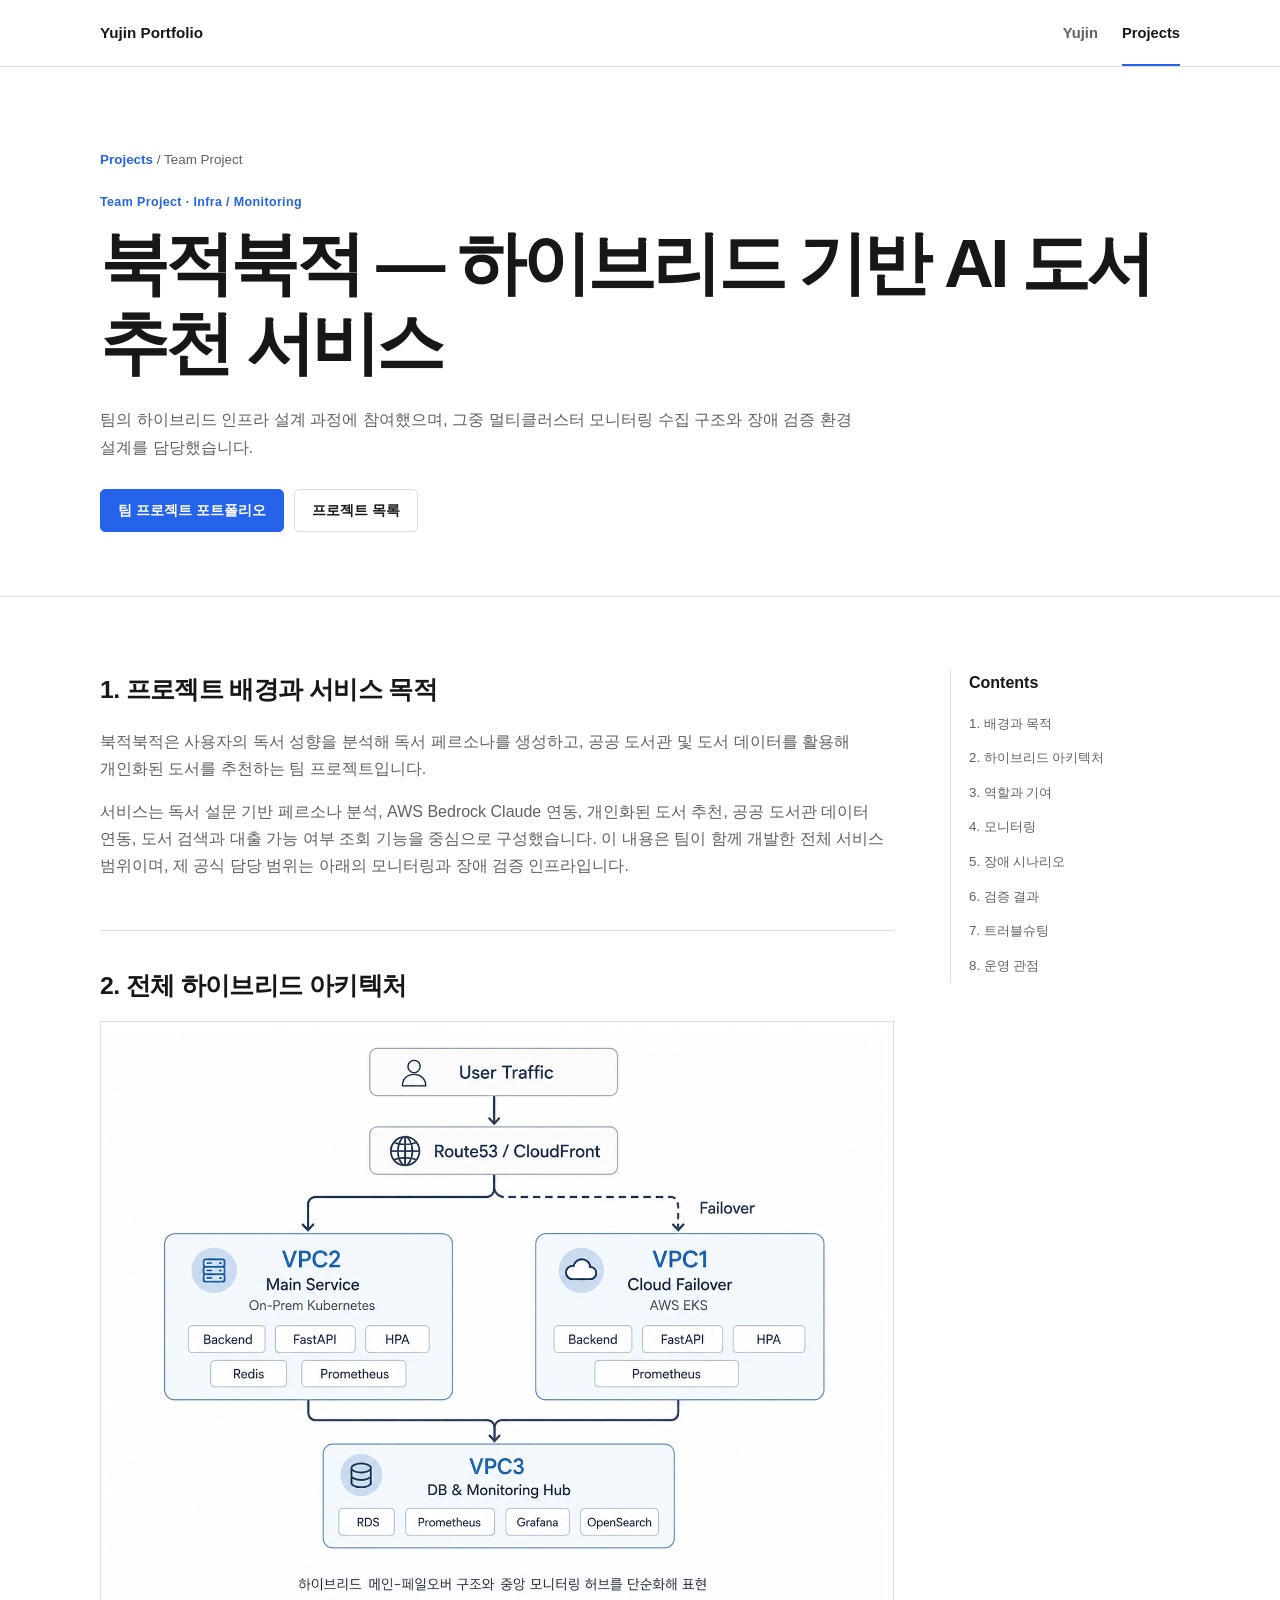
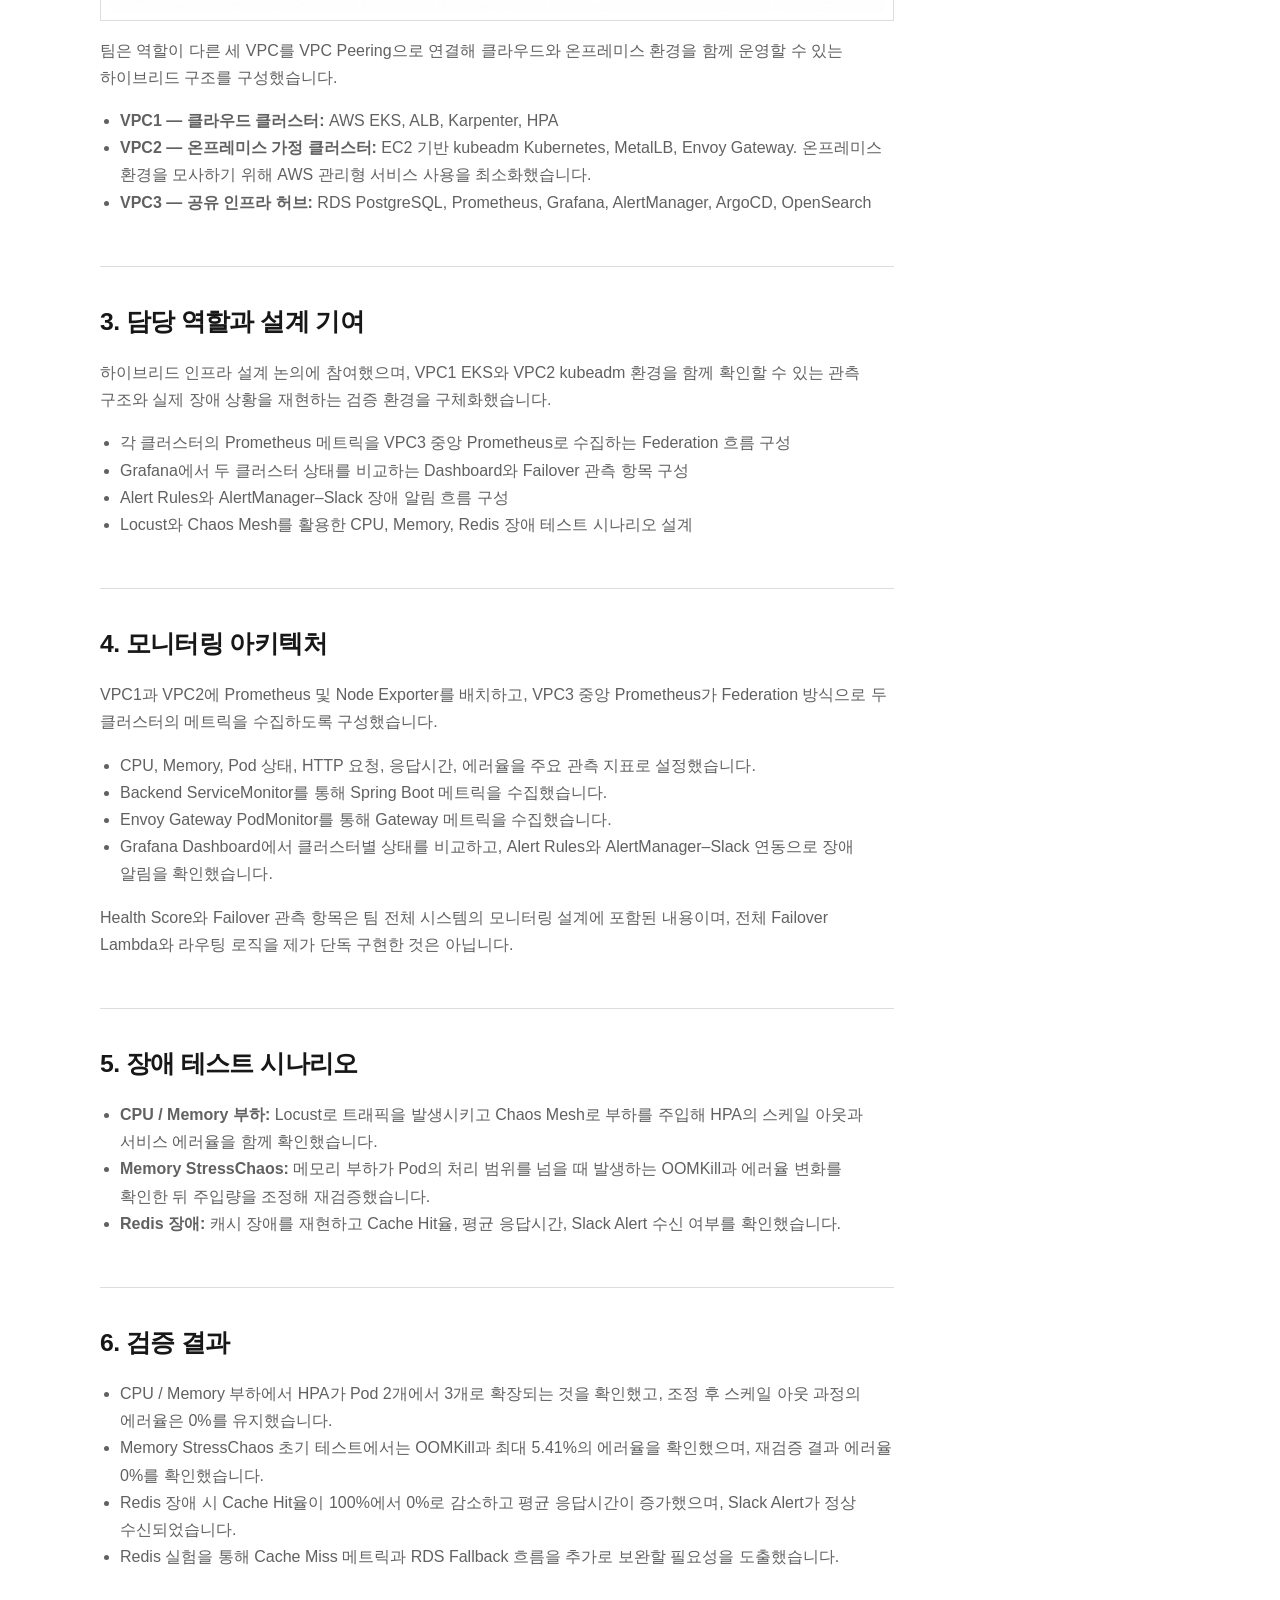
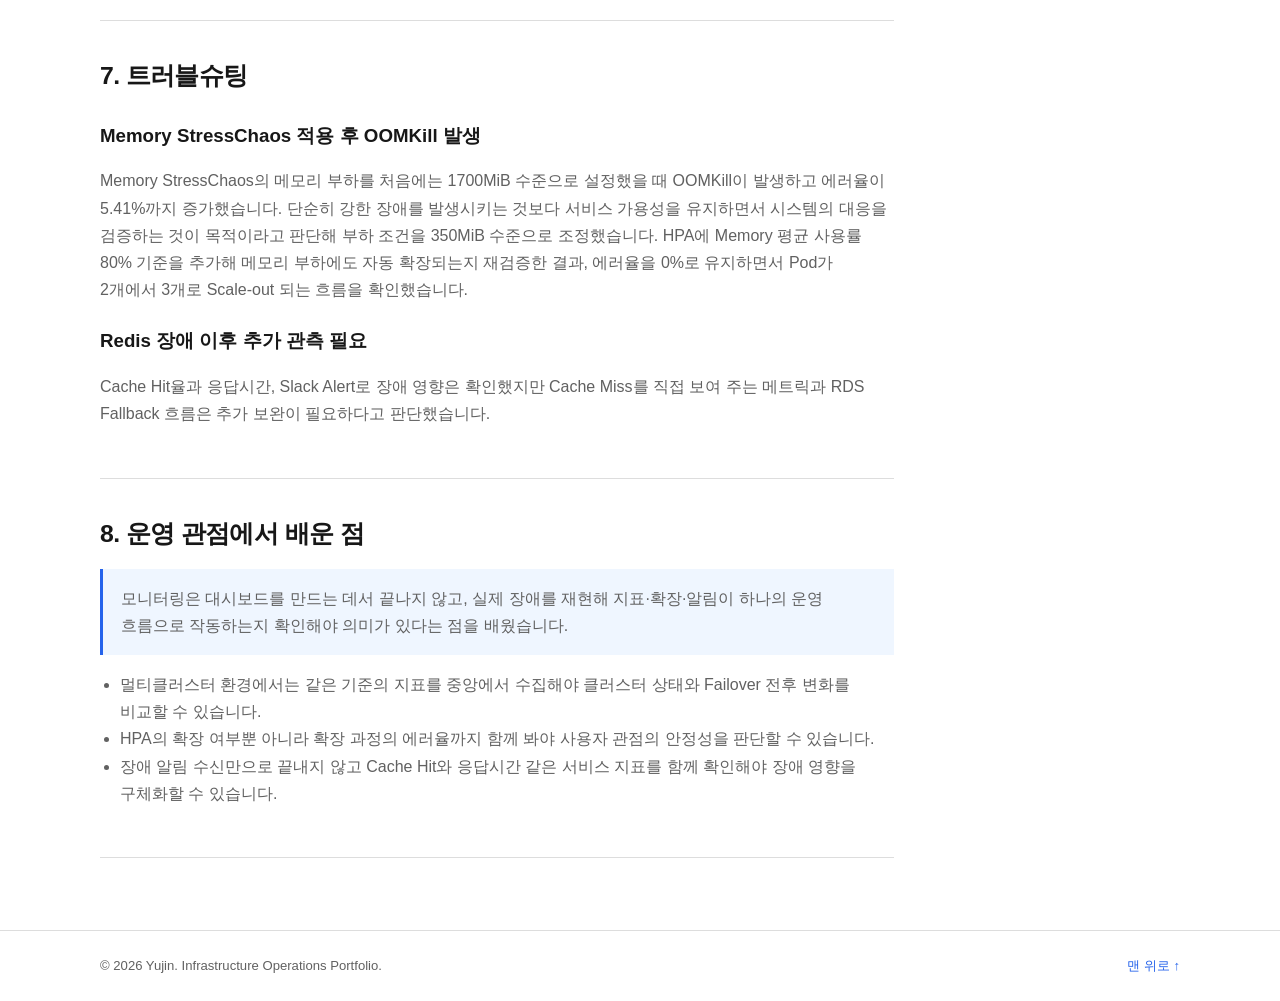
<file: projects/bukjeokbukjeok.html>
<!DOCTYPE html>
<html lang="ko">
<head>
  <meta charset="UTF-8">
  <meta name="viewport" content="width=device-width, initial-scale=1.0">
  <meta name="description" content="하이브리드 기반 AI 도서 추천 서비스 북적북적에서 모니터링 구성과 장애 검증을 담당한 팀 프로젝트입니다.">
  <title>북적북적 팀 프로젝트 | Infrastructure Operations Portfolio</title>
  <style>
:root {
  --bg: #ffffff;
  --soft: #f7f8fa;
  --text: #171717;
  --muted: #616161;
  --line: #dddddd;
  --blue: #2563eb;
  --blue-soft: #eff6ff;
  --container: 1080px;
}

* { box-sizing: border-box; }
html { scroll-behavior: smooth; scroll-padding-top: 76px; }
body {
  margin: 0;
  color: var(--text);
  background: var(--bg);
  font-family: "Pretendard", "Noto Sans KR", "Apple SD Gothic Neo", "Malgun Gothic", sans-serif;
  font-size: 16px;
  line-height: 1.7;
  word-break: keep-all;
}
img { display: block; max-width: 100%; }
a { color: inherit; text-decoration: none; }
.container { width: min(calc(100% - 40px), var(--container)); margin: 0 auto; }
.section { padding: 72px 0; }
.muted-section { background: var(--soft); border-top: 1px solid var(--line); border-bottom: 1px solid var(--line); }
.skip-link { position: fixed; top: -60px; left: 12px; z-index: 999; padding: 8px 12px; background: var(--blue); color: #fff; }
.skip-link:focus { top: 12px; }

.site-header {
  position: sticky;
  top: 0;
  z-index: 100;
  background: rgba(255,255,255,.96);
  border-bottom: 1px solid var(--line);
}
.header-inner { min-height: 64px; display: flex; align-items: center; justify-content: space-between; gap: 24px; }
.logo { display: flex; align-items: center; gap: 9px; font-weight: 700; }
.logo-mark { color: var(--blue); font-size: .84rem; font-weight: 800; }
.logo-text { font-size: .95rem; }
.main-nav { display: flex; gap: 24px; font-size: .92rem; font-weight: 600; }
.main-nav a { padding: 21px 0 18px; color: var(--muted); border-bottom: 2px solid transparent; }
.main-nav a:hover, .main-nav a:focus-visible, .main-nav a.active { color: var(--text); border-bottom-color: var(--blue); }

.eyebrow, .panel-label, .showcase-label, .directory-kicker {
  margin: 0 0 10px;
  color: var(--blue);
  font-size: .78rem;
  font-weight: 700;
  letter-spacing: .03em;
  text-transform: none;
}
.section-heading { max-width: 760px; margin-bottom: 32px; }
.section-heading h2, .project-group-heading h2 { margin: 0; font-size: clamp(1.75rem, 3.5vw, 2.4rem); line-height: 1.35; letter-spacing: -.03em; }
.section-heading > p:last-child { margin: 12px 0 0; color: var(--muted); }

.hero { padding: 90px 0 76px; border-bottom: 1px solid var(--line); }
.hero-grid, .projects-hero-grid { display: grid; grid-template-columns: minmax(0,1.3fr) minmax(280px,.7fr); gap: 56px; align-items: start; }
.hero h1, .page-hero h1, .projects-hero h1, .detail-hero h1 {
  margin: 0;
  font-size: clamp(2.5rem, 5.4vw, 4.5rem);
  line-height: 1.16;
  letter-spacing: -.055em;
}
.hero-description, .projects-hero-description, .detail-lead, .page-hero > .container > p:last-child {
  max-width: 760px;
  margin: 22px 0 0;
  color: var(--muted);
  font-size: 1.03rem;
}
.hero-actions, .detail-actions, .showcase-actions { display: flex; flex-wrap: wrap; gap: 10px; margin-top: 28px; }
.button {
  display: inline-flex;
  min-height: 43px;
  align-items: center;
  justify-content: center;
  padding: 0 17px;
  border: 1px solid var(--line);
  border-radius: 5px;
  background: #fff;
  font-size: .88rem;
  font-weight: 700;
}
.button:hover, .button:focus-visible { border-color: var(--blue); color: var(--blue); }
.button.primary { color: #fff; background: var(--blue); border-color: var(--blue); }
.button.primary:hover, .button.primary:focus-visible { color: #fff; background: #1d4ed8; }
.button.secondary, .light-button { background: #fff !important; color: var(--text) !important; }

.hero-panel, .project-summary-panel {
  padding: 0 0 0 26px;
  border-left: 2px solid var(--blue);
}
.hero-panel h2 { margin: 0 0 16px; font-size: 1.35rem; }
.profile-list { margin: 0; }
.profile-list div { padding: 13px 0; border-top: 1px solid var(--line); }
.profile-list dt { margin-bottom: 3px; font-size: .82rem; font-weight: 700; }
.profile-list dd { margin: 0; color: var(--muted); font-size: .9rem; }

.intro-card { max-width: 900px; padding: 0; }
.intro-card p { margin: 0; color: var(--muted); }
.intro-card p + p { margin-top: 14px; }
.profile-table-block { margin-top: 42px; }
.table-title-row { margin-bottom: 12px; }
.table-title-row h3 { margin: 0; font-size: 1.25rem; }
.table-wrap { overflow-x: auto; border-top: 2px solid var(--text); border-bottom: 1px solid var(--line); }
.portfolio-table { width: 100%; min-width: 680px; border-collapse: collapse; text-align: left; }
.portfolio-table th, .portfolio-table td { padding: 15px 14px; border-bottom: 1px solid var(--line); vertical-align: top; }
.portfolio-table th { background: transparent; font-size: .84rem; font-weight: 700; white-space: nowrap; }
.portfolio-table td { color: var(--muted); font-size: .91rem; }
.portfolio-table td:first-child { color: var(--text); font-weight: 600; }
.portfolio-table tbody tr:last-child td { border-bottom: 0; }
.education-table th:first-child, .education-table td:first-child { width: 22%; white-space: nowrap; }
.detail-education-table th:first-child, .detail-education-table td:first-child { width: 36%; }

.skill-grid { display: grid; grid-template-columns: repeat(2,minmax(0,1fr)); border-top: 1px solid var(--line); }
.skill-card { padding: 24px 0; border-bottom: 1px solid var(--line); }
.skill-card:nth-child(odd) { padding-right: 28px; }
.skill-card:nth-child(even) { padding-left: 28px; border-left: 1px solid var(--line); }
.skill-card:last-child:nth-child(odd) { grid-column: 1 / -1; padding-right: 0; }
.skill-card h3 { margin: 0 0 13px; font-size: 1.02rem; }
.skill-tags, .showcase-tags, .tags, .about-keywords { display: flex; flex-wrap: wrap; gap: 7px; }
.skill-tags span, .showcase-tags span, .tags span, .about-keywords span, .index-tags span {
  padding: 5px 8px;
  color: #334155;
  background: #fff;
  border: 1px solid var(--line);
  border-radius: 4px;
  font-size: .73rem;
  font-weight: 600;
}

.contact-box { display: flex; align-items: end; justify-content: space-between; gap: 40px; padding: 0; }
.contact-box h2 { max-width: 760px; margin: 0; font-size: clamp(1.6rem,3vw,2.25rem); line-height: 1.4; }
.contact-box p:last-child { margin: 10px 0 0; color: var(--muted); }
.contact-links { display: flex; flex-wrap: wrap; gap: 10px 24px; margin-top: 18px; }
.contact-links a { color: var(--blue); font-size: .92rem; font-weight: 600; }

.page-hero, .projects-hero, .detail-hero { padding: 82px 0 64px; border-bottom: 1px solid var(--line); }
.project-summary-panel > div { display: flex; align-items: baseline; justify-content: space-between; padding: 11px 0; border-bottom: 1px solid var(--line); }
.project-summary-panel strong { color: var(--blue); font-size: 1.6rem; }
.project-summary-panel span { font-size: .85rem; font-weight: 600; }
.project-summary-panel p { margin: 15px 0 0; color: var(--muted); font-size: .86rem; }

.project-index-section { background: #fff; }
.project-directory { border-top: 2px solid var(--text); }
.directory-group { padding: 26px 0 34px; border-bottom: 1px solid var(--line); }
.directory-group-heading { display: flex; justify-content: space-between; gap: 24px; align-items: end; margin-bottom: 12px; }
.directory-group-heading h3 { margin: 0; font-size: 1.18rem; }
.directory-count { color: var(--muted); font-size: .78rem; }
.directory-list { border-top: 1px solid var(--line); }
.directory-item {
  display: grid;
  grid-template-columns: 48px minmax(0,1fr) minmax(190px,.7fr) 24px;
  gap: 18px;
  align-items: center;
  min-height: 82px;
  padding: 13px 8px;
  border-top: 1px solid var(--line);
}
.directory-list .directory-item:first-child { border-top: 0; }
.directory-item:hover, .directory-item:focus-visible { background: var(--blue-soft); }
.directory-item-featured { background: #fafcff; }
.directory-number { color: var(--blue); font-size: .86rem; font-weight: 700; }
.directory-main { display: flex; flex-direction: column; }
.directory-main strong { font-size: 1rem; }
.directory-main small { margin-top: 3px; color: var(--muted); font-size: .84rem; }
.directory-tech { color: var(--muted); font-size: .78rem; text-align: right; }
.directory-arrow { color: var(--blue); }

.project-detail-list { background: #fff; }
.project-showcase { scroll-margin-top: 88px; padding: 46px 0; border-top: 1px solid var(--line); }
.project-showcase:first-of-type { border-top: 2px solid var(--text); }
.project-showcase + .project-showcase { margin-top: 0; }
.team-showcase, .highlighted-showcase { border-color: var(--line); }
.showcase-header { display: grid; grid-template-columns: 55px minmax(0,1fr); gap: 18px; }
.showcase-number { color: var(--blue); font-size: 1.2rem; font-weight: 700; }
.showcase-meta { display: flex; flex-wrap: wrap; gap: 7px 16px; color: var(--muted); font-size: .74rem; font-weight: 600; }
.showcase-title-wrap h3 { margin: 8px 0 0; font-size: clamp(1.55rem,3vw,2.15rem); line-height: 1.35; letter-spacing: -.03em; }
.showcase-title-wrap > p { max-width: 900px; margin: 12px 0 0; color: var(--muted); }
.showcase-tags { margin: 20px 0 24px 73px; }
.showcase-grid { display: grid; grid-template-columns: minmax(0,1fr); gap: 24px; align-items: start; }
.showcase-image { display: flex; flex-direction: column; align-items: center; overflow: hidden; margin: 0; padding: 8px; background: #fff; border: 1px solid var(--line); }
.showcase-image img { display: block; width: auto; max-width: 100%; height: auto; max-height: 620px; object-fit: contain; margin: 0 auto; }
.showcase-image figcaption { margin-top: 10px; color: var(--muted); font-size: .76rem; text-align: center; }
.showcase-content { display: flex; flex-direction: column; }
.showcase-block, .showcase-result { padding: 0 0 20px; }
.showcase-block + .showcase-block, .showcase-result + .showcase-block, .showcase-block + .showcase-result { padding-top: 20px; border-top: 1px solid var(--line); }
.showcase-block ul { margin: 0; padding-left: 18px; }
.showcase-block li, .showcase-block p:not(.showcase-label), .showcase-result p:not(.showcase-label) { color: var(--muted); font-size: .91rem; }
.showcase-block li + li { margin-top: 6px; }
.showcase-result { padding: 17px 18px; background: var(--blue-soft); border-left: 3px solid var(--blue); }
.showcase-result strong { display: block; margin-bottom: 6px; }
.showcase-actions { margin-top: 22px; }
.showcase-actions .button { min-height: 40px; font-size: .8rem; }

.breadcrumb { margin-bottom: 20px; color: var(--muted); font-size: .84rem; }
.breadcrumb a { color: var(--blue); font-weight: 600; }
.detail-layout { display: grid; grid-template-columns: minmax(0,1fr) 230px; gap: 56px; align-items: start; }
.detail-content section { padding: 34px 0; border-bottom: 1px solid var(--line); }
.detail-content section:first-child { padding-top: 0; }
.detail-content h2 { margin: 0 0 14px; font-size: 1.55rem; letter-spacing: -.025em; }
.detail-content h3 { margin: 22px 0 8px; }
.detail-content p, .detail-content li { color: var(--muted); }
.detail-content ul, .detail-content ol { padding-left: 20px; }
.detail-image { overflow: hidden; margin: 10px 0 0; padding: 8px; border: 1px solid var(--line); background: #fff; }
.detail-image img { display: block; width: auto; max-width: 100%; height: auto; object-fit: contain; margin: 0 auto; }
.detail-sidebar { position: sticky; top: 88px; padding-left: 18px; border-left: 1px solid var(--line); }
.detail-sidebar strong { display: block; margin-bottom: 10px; }
.detail-sidebar a { display: block; padding: 6px 0; color: var(--muted); font-size: .83rem; }
.detail-sidebar a:hover { color: var(--blue); }
.note-box { padding: 16px 18px; background: var(--blue-soft); border-left: 3px solid var(--blue); }
.note-box p { margin: 0; }

.about-grid, .background-grid { display: grid; grid-template-columns: repeat(2,minmax(0,1fr)); gap: 32px; }
.about-copy { color: var(--muted); }
.background-card { padding: 0; }
.background-card h3 { margin: 8px 0; }
.credential-list { margin: 12px 0 0; padding: 0; list-style: none; }
.credential-list li { display: flex; justify-content: space-between; gap: 18px; padding: 9px 0; border-top: 1px solid var(--line); }
.credential-list span { color: var(--muted); font-size: .82rem; }

.site-footer { padding: 24px 0; border-top: 1px solid var(--line); color: var(--muted); font-size: .82rem; }
.footer-inner { display: flex; justify-content: space-between; gap: 20px; }
.footer-inner p { margin: 0; }
.footer-inner a { color: var(--blue); }
.text-link { color: var(--blue); font-weight: 600; }
.project-list, .focus-grid, .journey-list { display: grid; gap: 18px; }

@media (max-width: 900px) {
  .hero-grid, .projects-hero-grid, .showcase-grid, .detail-layout, .about-grid, .background-grid { grid-template-columns: 1fr; }
  .showcase-image img { max-height: none; }
  .hero-panel, .project-summary-panel { padding: 22px 0 0; border-left: 0; border-top: 2px solid var(--blue); }
  .detail-sidebar { position: static; order: -1; padding: 0 0 14px; border-left: 0; border-bottom: 1px solid var(--line); }
  .directory-item { grid-template-columns: 42px minmax(0,1fr) 24px; }
  .directory-tech { display: none; }
}

@media (max-width: 700px) {
  .container { width: min(calc(100% - 32px), var(--container)); }
  .section { padding: 56px 0; }
  .header-inner { min-height: 58px; }
  .logo-text { display: inline; }
  .main-nav { gap: 16px; font-size: .84rem; }
  .main-nav a { padding: 18px 0 15px; }
  .hero, .page-hero, .projects-hero, .detail-hero { padding: 64px 0 50px; }
  .hero h1, .page-hero h1, .projects-hero h1, .detail-hero h1 { font-size: clamp(2.2rem,11vw,3.25rem); }
  .skill-grid { grid-template-columns: 1fr; }
  .skill-card:nth-child(odd), .skill-card:nth-child(even) { padding: 20px 0; border-left: 0; }
  .skill-card:last-child:nth-child(odd) { grid-column: auto; }
  .contact-box, .footer-inner { align-items: flex-start; flex-direction: column; }
  .contact-box .button { width: 100%; }
  .portfolio-table th, .portfolio-table td { padding: 13px 12px; }
  .showcase-header { grid-template-columns: 1fr; gap: 4px; }
  .showcase-tags { margin-left: 0; }
  .project-showcase { padding: 38px 0; }
  .showcase-image, .detail-image { padding: 5px; }
  .directory-item { min-height: 76px; padding: 12px 4px; }
  .directory-main small { white-space: normal; }
}

</style>
  <link rel="stylesheet" href="../assets/css/image-lightbox.css">
  <script src="../assets/js/image-lightbox.js" defer></script>
</head>
<body>
  <a class="skip-link" href="#detail-content">본문으로 바로가기</a>
  <header class="site-header">
    <div class="container header-inner">
      <a class="logo" href="../index.html" aria-label="Yujin 홈으로 이동"><span class="logo-text">Yujin Portfolio</span></a>
      <nav class="main-nav" aria-label="주요 메뉴">
        <a href="../index.html">Yujin</a>
        <a class="active" href="../projects.html" aria-current="page">Projects</a>
      </nav>
    </div>
  </header>

  <main id="detail-content">
    <section class="detail-hero">
      <div class="container">
        <div class="breadcrumb"><a href="../projects.html">Projects</a> / Team Project</div>
        <p class="eyebrow">Team Project · Infra / Monitoring</p>
        <h1>북적북적 — 하이브리드 기반 AI 도서 추천 서비스</h1>
        <p class="detail-lead">팀의 하이브리드 인프라 설계 과정에 참여했으며, 그중 멀티클러스터 모니터링 수집 구조와 장애 검증 환경 설계를 담당했습니다.</p>
        <div class="detail-actions">
          <a class="button primary" href="https://drive.google.com/file/d/1EWCl7eOblLP43PARuXrdPFRA8RQ70I6f/view?usp=sharing" target="_blank" rel="noopener noreferrer">팀 프로젝트 포트폴리오</a>
          <a class="button secondary" href="../projects.html">프로젝트 목록</a>
        </div>
      </div>
    </section>

    <section class="section">
      <div class="container detail-layout">
        <article class="detail-content">
          <section id="reason">
            <h2>1. 프로젝트 배경과 서비스 목적</h2>
            <p>북적북적은 사용자의 독서 성향을 분석해 독서 페르소나를 생성하고, 공공 도서관 및 도서 데이터를 활용해 개인화된 도서를 추천하는 팀 프로젝트입니다.</p>
            <p>서비스는 독서 설문 기반 페르소나 분석, AWS Bedrock Claude 연동, 개인화된 도서 추천, 공공 도서관 데이터 연동, 도서 검색과 대출 가능 여부 조회 기능을 중심으로 구성했습니다. 이 내용은 팀이 함께 개발한 전체 서비스 범위이며, 제 공식 담당 범위는 아래의 모니터링과 장애 검증 인프라입니다.</p>
          </section>

          <section id="architecture">
            <h2>2. 전체 하이브리드 아키텍처</h2>
            <div class="detail-image"><img src="../assets/images/projects/01-bukjeok/01-00-bukjeok-architecture.png" alt="온프레미스 Kubernetes 메인 서비스, AWS EKS Failover, 중앙 DB 및 모니터링 허브로 구성된 북적북적 프로젝트 아키텍처"></div>
            <p>팀은 역할이 다른 세 VPC를 VPC Peering으로 연결해 클라우드와 온프레미스 환경을 함께 운영할 수 있는 하이브리드 구조를 구성했습니다.</p>
            <ul>
              <li><strong>VPC1 — 클라우드 클러스터:</strong> AWS EKS, ALB, Karpenter, HPA</li>
              <li><strong>VPC2 — 온프레미스 가정 클러스터:</strong> EC2 기반 kubeadm Kubernetes, MetalLB, Envoy Gateway. 온프레미스 환경을 모사하기 위해 AWS 관리형 서비스 사용을 최소화했습니다.</li>
              <li><strong>VPC3 — 공유 인프라 허브:</strong> RDS PostgreSQL, Prometheus, Grafana, AlertManager, ArgoCD, OpenSearch</li>
            </ul>
          </section>

          <section id="role">
            <h2>3. 담당 역할과 설계 기여</h2>
            <p>하이브리드 인프라 설계 논의에 참여했으며, VPC1 EKS와 VPC2 kubeadm 환경을 함께 확인할 수 있는 관측 구조와 실제 장애 상황을 재현하는 검증 환경을 구체화했습니다.</p>
            <ul>
              <li>각 클러스터의 Prometheus 메트릭을 VPC3 중앙 Prometheus로 수집하는 Federation 흐름 구성</li>
              <li>Grafana에서 두 클러스터 상태를 비교하는 Dashboard와 Failover 관측 항목 구성</li>
              <li>Alert Rules와 AlertManager–Slack 장애 알림 흐름 구성</li>
              <li>Locust와 Chaos Mesh를 활용한 CPU, Memory, Redis 장애 테스트 시나리오 설계</li>
            </ul>
          </section>

          <section id="monitoring">
            <h2>4. 모니터링 아키텍처</h2>
            <p>VPC1과 VPC2에 Prometheus 및 Node Exporter를 배치하고, VPC3 중앙 Prometheus가 Federation 방식으로 두 클러스터의 메트릭을 수집하도록 구성했습니다.</p>
            <ul>
              <li>CPU, Memory, Pod 상태, HTTP 요청, 응답시간, 에러율을 주요 관측 지표로 설정했습니다.</li>
              <li>Backend ServiceMonitor를 통해 Spring Boot 메트릭을 수집했습니다.</li>
              <li>Envoy Gateway PodMonitor를 통해 Gateway 메트릭을 수집했습니다.</li>
              <li>Grafana Dashboard에서 클러스터별 상태를 비교하고, Alert Rules와 AlertManager–Slack 연동으로 장애 알림을 확인했습니다.</li>
            </ul>
            <p>Health Score와 Failover 관측 항목은 팀 전체 시스템의 모니터링 설계에 포함된 내용이며, 전체 Failover Lambda와 라우팅 로직을 제가 단독 구현한 것은 아닙니다.</p>
          </section>

          <section id="scenario">
            <h2>5. 장애 테스트 시나리오</h2>
            <ul>
              <li><strong>CPU / Memory 부하:</strong> Locust로 트래픽을 발생시키고 Chaos Mesh로 부하를 주입해 HPA의 스케일 아웃과 서비스 에러율을 함께 확인했습니다.</li>
              <li><strong>Memory StressChaos:</strong> 메모리 부하가 Pod의 처리 범위를 넘을 때 발생하는 OOMKill과 에러율 변화를 확인한 뒤 주입량을 조정해 재검증했습니다.</li>
              <li><strong>Redis 장애:</strong> 캐시 장애를 재현하고 Cache Hit율, 평균 응답시간, Slack Alert 수신 여부를 확인했습니다.</li>
            </ul>
          </section>

          <section id="result">
            <h2>6. 검증 결과</h2>
            <ul>
              <li>CPU / Memory 부하에서 HPA가 Pod 2개에서 3개로 확장되는 것을 확인했고, 조정 후 스케일 아웃 과정의 에러율은 0%를 유지했습니다.</li>
              <li>Memory StressChaos 초기 테스트에서는 OOMKill과 최대 5.41%의 에러율을 확인했으며, 재검증 결과 에러율 0%를 확인했습니다.</li>
              <li>Redis 장애 시 Cache Hit율이 100%에서 0%로 감소하고 평균 응답시간이 증가했으며, Slack Alert가 정상 수신되었습니다.</li>
              <li>Redis 실험을 통해 Cache Miss 메트릭과 RDS Fallback 흐름을 추가로 보완할 필요성을 도출했습니다.</li>
            </ul>
          </section>

          <section id="troubleshooting">
            <h2>7. 트러블슈팅</h2>
            <h3>Memory StressChaos 적용 후 OOMKill 발생</h3>
            <p>Memory StressChaos의 메모리 부하를 처음에는 1700MiB 수준으로 설정했을 때 OOMKill이 발생하고 에러율이 5.41%까지 증가했습니다. 단순히 강한 장애를 발생시키는 것보다 서비스 가용성을 유지하면서 시스템의 대응을 검증하는 것이 목적이라고 판단해 부하 조건을 350MiB 수준으로 조정했습니다. HPA에 Memory 평균 사용률 80% 기준을 추가해 메모리 부하에도 자동 확장되는지 재검증한 결과, 에러율을 0%로 유지하면서 Pod가 2개에서 3개로 Scale-out 되는 흐름을 확인했습니다.</p>
            <h3>Redis 장애 이후 추가 관측 필요</h3>
            <p>Cache Hit율과 응답시간, Slack Alert로 장애 영향은 확인했지만 Cache Miss를 직접 보여 주는 메트릭과 RDS Fallback 흐름은 추가 보완이 필요하다고 판단했습니다.</p>
          </section>

          <section id="operations">
            <h2>8. 운영 관점에서 배운 점</h2>
            <div class="note-box"><p>모니터링은 대시보드를 만드는 데서 끝나지 않고, 실제 장애를 재현해 지표·확장·알림이 하나의 운영 흐름으로 작동하는지 확인해야 의미가 있다는 점을 배웠습니다.</p></div>
            <ul>
              <li>멀티클러스터 환경에서는 같은 기준의 지표를 중앙에서 수집해야 클러스터 상태와 Failover 전후 변화를 비교할 수 있습니다.</li>
              <li>HPA의 확장 여부뿐 아니라 확장 과정의 에러율까지 함께 봐야 사용자 관점의 안정성을 판단할 수 있습니다.</li>
              <li>장애 알림 수신만으로 끝내지 않고 Cache Hit와 응답시간 같은 서비스 지표를 함께 확인해야 장애 영향을 구체화할 수 있습니다.</li>
            </ul>
          </section>
        </article>

        <aside class="detail-sidebar" aria-label="상세 글 목차">
          <strong>Contents</strong>
          <a href="#reason">1. 배경과 목적</a>
          <a href="#architecture">2. 하이브리드 아키텍처</a>
          <a href="#role">3. 역할과 기여</a>
          <a href="#monitoring">4. 모니터링</a>
          <a href="#scenario">5. 장애 시나리오</a>
          <a href="#result">6. 검증 결과</a>
          <a href="#troubleshooting">7. 트러블슈팅</a>
          <a href="#operations">8. 운영 관점</a>
        </aside>
      </div>
    </section>
  </main>

  <footer class="site-footer">
    <div class="container footer-inner"><p>© 2026 Yujin. Infrastructure Operations Portfolio.</p><a href="#detail-content">맨 위로 ↑</a></div>
  </footer>
</body>
</html>
</file>
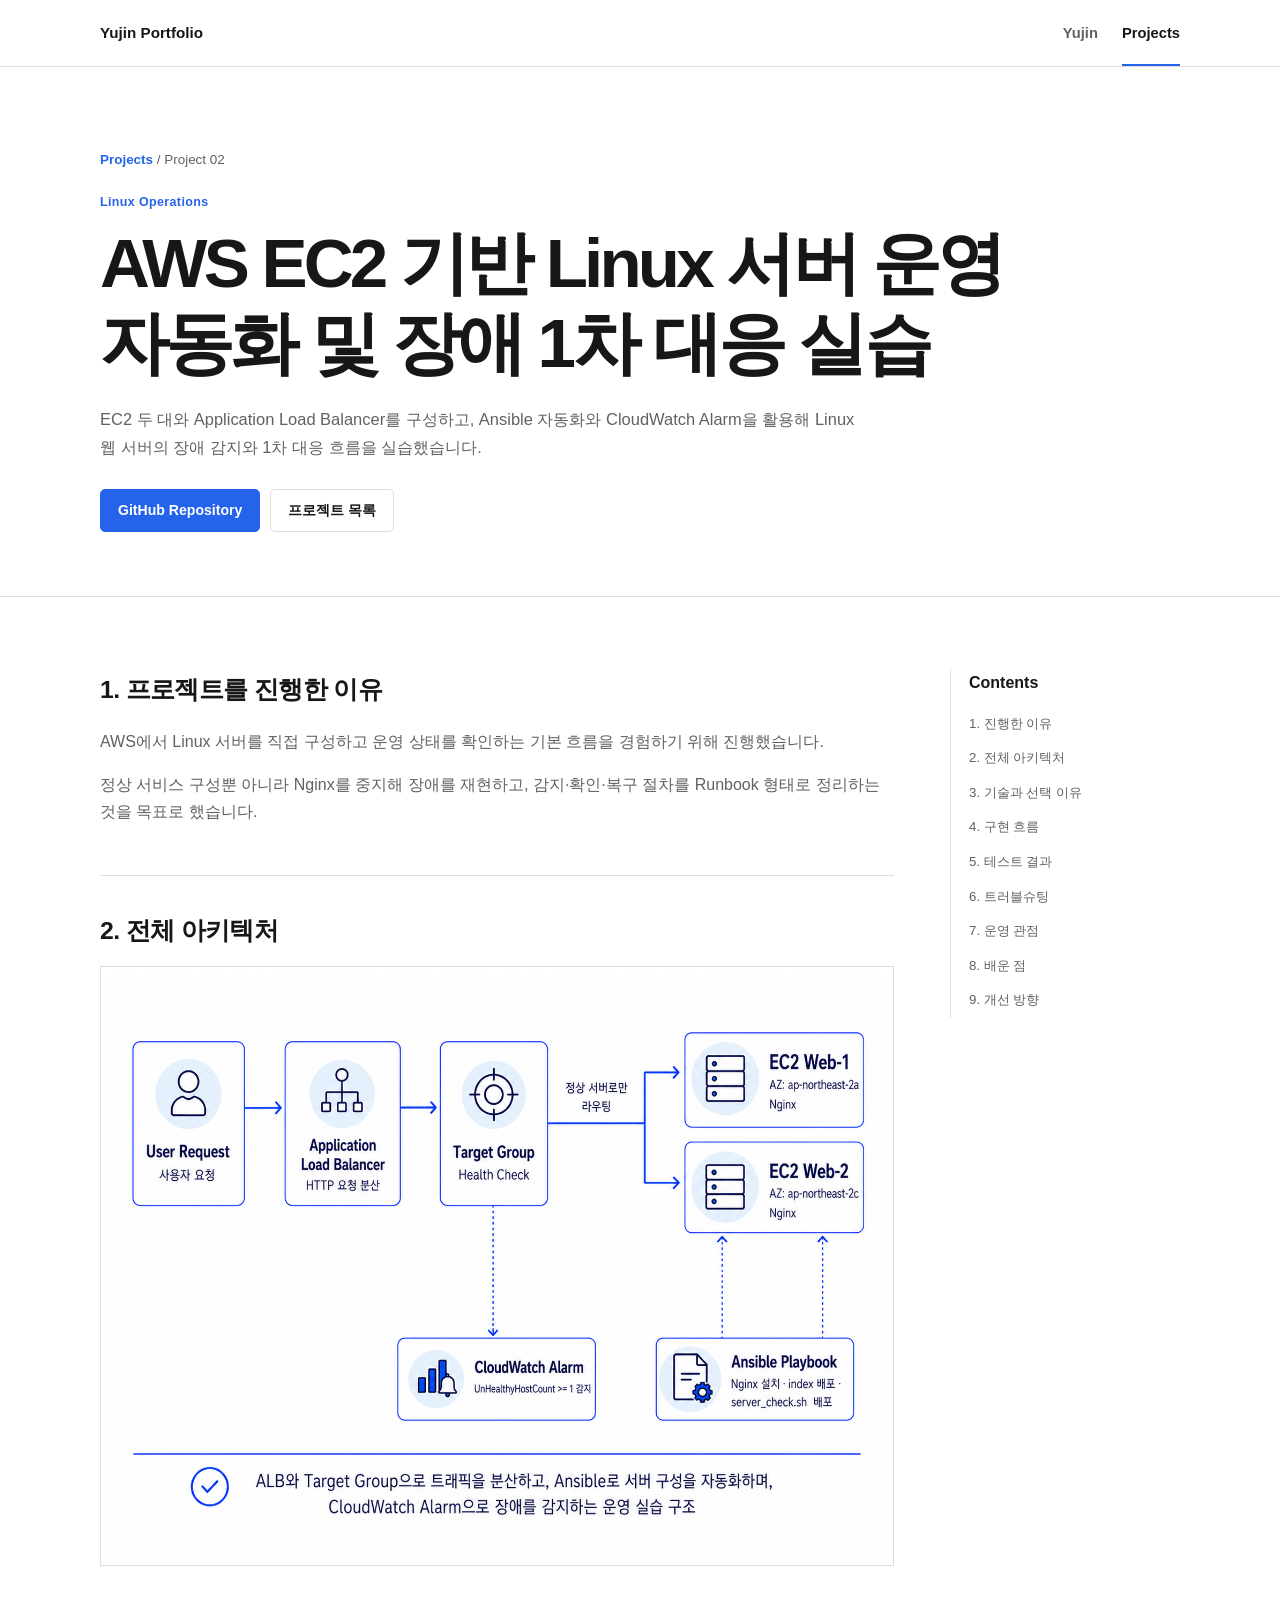
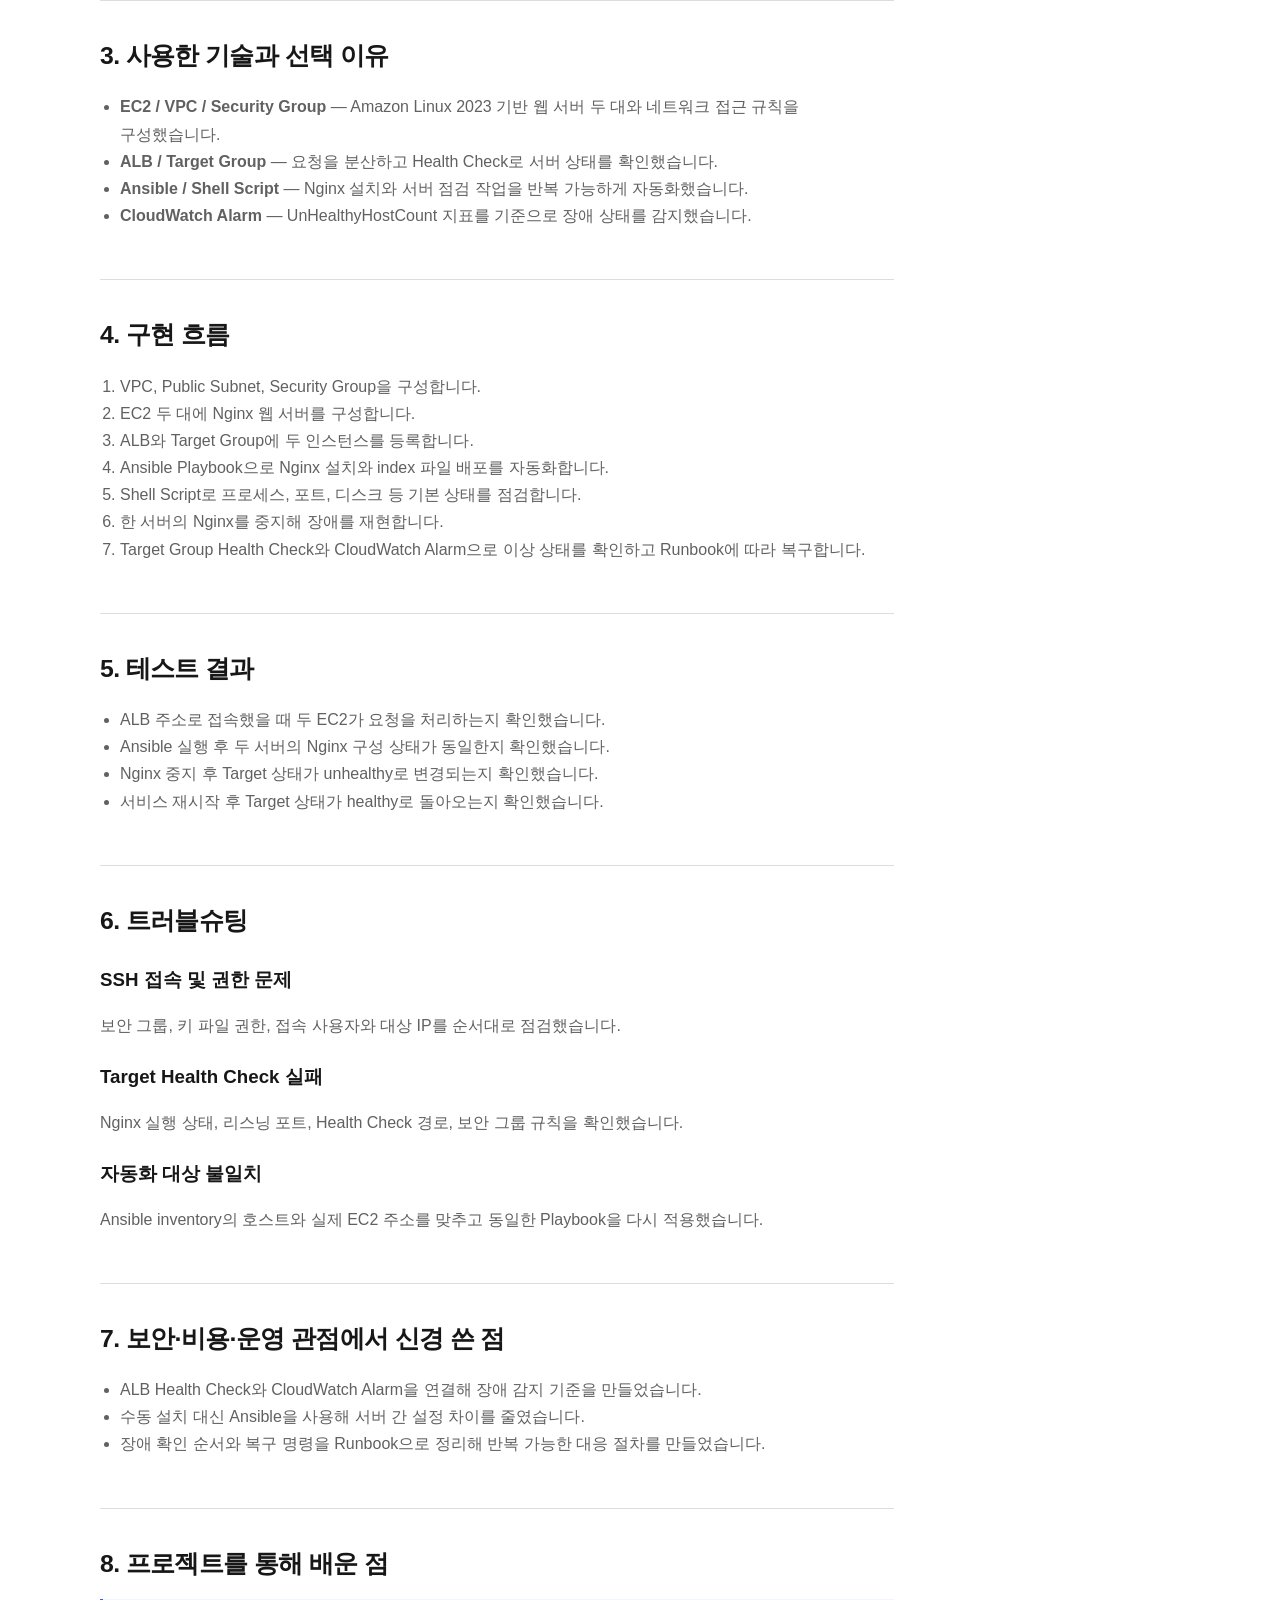
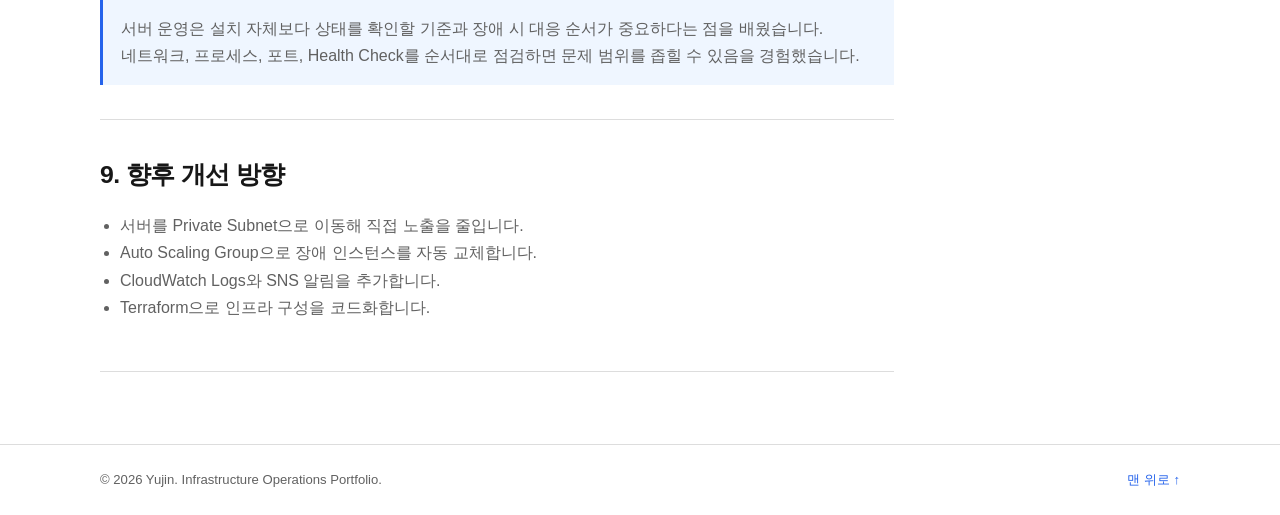
<file: projects/ec2-linux-operations.html>
<!DOCTYPE html>
<html lang="ko">
<head>
  <meta charset="UTF-8">
  <meta name="viewport" content="width=device-width, initial-scale=1.0">
  <meta name="description" content="EC2 두 대와 Application Load Balancer를 구성하고, Ansible 자동화와 CloudWatch Alarm을 활용해 Linux 웹 서버의 장애 감지와 1차 대응 흐름을 실습했습니다.">
  <title>AWS EC2 기반 Linux 서버 운영 자동화 및 장애 1차 대응 실습 | Infrastructure Operations Portfolio</title>
  <style>
:root {
  --bg: #ffffff;
  --soft: #f7f8fa;
  --text: #171717;
  --muted: #616161;
  --line: #dddddd;
  --blue: #2563eb;
  --blue-soft: #eff6ff;
  --container: 1080px;
}

* { box-sizing: border-box; }
html { scroll-behavior: smooth; scroll-padding-top: 76px; }
body {
  margin: 0;
  color: var(--text);
  background: var(--bg);
  font-family: "Pretendard", "Noto Sans KR", "Apple SD Gothic Neo", "Malgun Gothic", sans-serif;
  font-size: 16px;
  line-height: 1.7;
  word-break: keep-all;
}
img { display: block; max-width: 100%; }
a { color: inherit; text-decoration: none; }
.container { width: min(calc(100% - 40px), var(--container)); margin: 0 auto; }
.section { padding: 72px 0; }
.muted-section { background: var(--soft); border-top: 1px solid var(--line); border-bottom: 1px solid var(--line); }
.skip-link { position: fixed; top: -60px; left: 12px; z-index: 999; padding: 8px 12px; background: var(--blue); color: #fff; }
.skip-link:focus { top: 12px; }

.site-header {
  position: sticky;
  top: 0;
  z-index: 100;
  background: rgba(255,255,255,.96);
  border-bottom: 1px solid var(--line);
}
.header-inner { min-height: 64px; display: flex; align-items: center; justify-content: space-between; gap: 24px; }
.logo { display: flex; align-items: center; gap: 9px; font-weight: 700; }
.logo-mark { color: var(--blue); font-size: .84rem; font-weight: 800; }
.logo-text { font-size: .95rem; }
.main-nav { display: flex; gap: 24px; font-size: .92rem; font-weight: 600; }
.main-nav a { padding: 21px 0 18px; color: var(--muted); border-bottom: 2px solid transparent; }
.main-nav a:hover, .main-nav a:focus-visible, .main-nav a.active { color: var(--text); border-bottom-color: var(--blue); }

.eyebrow, .panel-label, .showcase-label, .directory-kicker {
  margin: 0 0 10px;
  color: var(--blue);
  font-size: .78rem;
  font-weight: 700;
  letter-spacing: .03em;
  text-transform: none;
}
.section-heading { max-width: 760px; margin-bottom: 32px; }
.section-heading h2, .project-group-heading h2 { margin: 0; font-size: clamp(1.75rem, 3.5vw, 2.4rem); line-height: 1.35; letter-spacing: -.03em; }
.section-heading > p:last-child { margin: 12px 0 0; color: var(--muted); }

.hero { padding: 90px 0 76px; border-bottom: 1px solid var(--line); }
.hero-grid, .projects-hero-grid { display: grid; grid-template-columns: minmax(0,1.3fr) minmax(280px,.7fr); gap: 56px; align-items: start; }
.hero h1, .page-hero h1, .projects-hero h1, .detail-hero h1 {
  margin: 0;
  font-size: clamp(2.5rem, 5.4vw, 4.5rem);
  line-height: 1.16;
  letter-spacing: -.055em;
}
.hero-description, .projects-hero-description, .detail-lead, .page-hero > .container > p:last-child {
  max-width: 760px;
  margin: 22px 0 0;
  color: var(--muted);
  font-size: 1.03rem;
}
.hero-actions, .detail-actions, .showcase-actions { display: flex; flex-wrap: wrap; gap: 10px; margin-top: 28px; }
.button {
  display: inline-flex;
  min-height: 43px;
  align-items: center;
  justify-content: center;
  padding: 0 17px;
  border: 1px solid var(--line);
  border-radius: 5px;
  background: #fff;
  font-size: .88rem;
  font-weight: 700;
}
.button:hover, .button:focus-visible { border-color: var(--blue); color: var(--blue); }
.button.primary { color: #fff; background: var(--blue); border-color: var(--blue); }
.button.primary:hover, .button.primary:focus-visible { color: #fff; background: #1d4ed8; }
.button.secondary, .light-button { background: #fff !important; color: var(--text) !important; }

.hero-panel, .project-summary-panel {
  padding: 0 0 0 26px;
  border-left: 2px solid var(--blue);
}
.hero-panel h2 { margin: 0 0 16px; font-size: 1.35rem; }
.profile-list { margin: 0; }
.profile-list div { padding: 13px 0; border-top: 1px solid var(--line); }
.profile-list dt { margin-bottom: 3px; font-size: .82rem; font-weight: 700; }
.profile-list dd { margin: 0; color: var(--muted); font-size: .9rem; }

.intro-card { max-width: 900px; padding: 0; }
.intro-card p { margin: 0; color: var(--muted); }
.intro-card p + p { margin-top: 14px; }
.profile-table-block { margin-top: 42px; }
.table-title-row { margin-bottom: 12px; }
.table-title-row h3 { margin: 0; font-size: 1.25rem; }
.table-wrap { overflow-x: auto; border-top: 2px solid var(--text); border-bottom: 1px solid var(--line); }
.portfolio-table { width: 100%; min-width: 680px; border-collapse: collapse; text-align: left; }
.portfolio-table th, .portfolio-table td { padding: 15px 14px; border-bottom: 1px solid var(--line); vertical-align: top; }
.portfolio-table th { background: transparent; font-size: .84rem; font-weight: 700; white-space: nowrap; }
.portfolio-table td { color: var(--muted); font-size: .91rem; }
.portfolio-table td:first-child { color: var(--text); font-weight: 600; }
.portfolio-table tbody tr:last-child td { border-bottom: 0; }
.education-table th:first-child, .education-table td:first-child { width: 22%; white-space: nowrap; }
.detail-education-table th:first-child, .detail-education-table td:first-child { width: 36%; }

.skill-grid { display: grid; grid-template-columns: repeat(2,minmax(0,1fr)); border-top: 1px solid var(--line); }
.skill-card { padding: 24px 0; border-bottom: 1px solid var(--line); }
.skill-card:nth-child(odd) { padding-right: 28px; }
.skill-card:nth-child(even) { padding-left: 28px; border-left: 1px solid var(--line); }
.skill-card:last-child:nth-child(odd) { grid-column: 1 / -1; padding-right: 0; }
.skill-card h3 { margin: 0 0 13px; font-size: 1.02rem; }
.skill-tags, .showcase-tags, .tags, .about-keywords { display: flex; flex-wrap: wrap; gap: 7px; }
.skill-tags span, .showcase-tags span, .tags span, .about-keywords span, .index-tags span {
  padding: 5px 8px;
  color: #334155;
  background: #fff;
  border: 1px solid var(--line);
  border-radius: 4px;
  font-size: .73rem;
  font-weight: 600;
}

.contact-box { display: flex; align-items: end; justify-content: space-between; gap: 40px; padding: 0; }
.contact-box h2 { max-width: 760px; margin: 0; font-size: clamp(1.6rem,3vw,2.25rem); line-height: 1.4; }
.contact-box p:last-child { margin: 10px 0 0; color: var(--muted); }
.contact-links { display: flex; flex-wrap: wrap; gap: 10px 24px; margin-top: 18px; }
.contact-links a { color: var(--blue); font-size: .92rem; font-weight: 600; }

.page-hero, .projects-hero, .detail-hero { padding: 82px 0 64px; border-bottom: 1px solid var(--line); }
.project-summary-panel > div { display: flex; align-items: baseline; justify-content: space-between; padding: 11px 0; border-bottom: 1px solid var(--line); }
.project-summary-panel strong { color: var(--blue); font-size: 1.6rem; }
.project-summary-panel span { font-size: .85rem; font-weight: 600; }
.project-summary-panel p { margin: 15px 0 0; color: var(--muted); font-size: .86rem; }

.project-index-section { background: #fff; }
.project-directory { border-top: 2px solid var(--text); }
.directory-group { padding: 26px 0 34px; border-bottom: 1px solid var(--line); }
.directory-group-heading { display: flex; justify-content: space-between; gap: 24px; align-items: end; margin-bottom: 12px; }
.directory-group-heading h3 { margin: 0; font-size: 1.18rem; }
.directory-count { color: var(--muted); font-size: .78rem; }
.directory-list { border-top: 1px solid var(--line); }
.directory-item {
  display: grid;
  grid-template-columns: 48px minmax(0,1fr) minmax(190px,.7fr) 24px;
  gap: 18px;
  align-items: center;
  min-height: 82px;
  padding: 13px 8px;
  border-top: 1px solid var(--line);
}
.directory-list .directory-item:first-child { border-top: 0; }
.directory-item:hover, .directory-item:focus-visible { background: var(--blue-soft); }
.directory-item-featured { background: #fafcff; }
.directory-number { color: var(--blue); font-size: .86rem; font-weight: 700; }
.directory-main { display: flex; flex-direction: column; }
.directory-main strong { font-size: 1rem; }
.directory-main small { margin-top: 3px; color: var(--muted); font-size: .84rem; }
.directory-tech { color: var(--muted); font-size: .78rem; text-align: right; }
.directory-arrow { color: var(--blue); }

.project-detail-list { background: #fff; }
.project-showcase { scroll-margin-top: 88px; padding: 46px 0; border-top: 1px solid var(--line); }
.project-showcase:first-of-type { border-top: 2px solid var(--text); }
.project-showcase + .project-showcase { margin-top: 0; }
.team-showcase, .highlighted-showcase { border-color: var(--line); }
.showcase-header { display: grid; grid-template-columns: 55px minmax(0,1fr); gap: 18px; }
.showcase-number { color: var(--blue); font-size: 1.2rem; font-weight: 700; }
.showcase-meta { display: flex; flex-wrap: wrap; gap: 7px 16px; color: var(--muted); font-size: .74rem; font-weight: 600; }
.showcase-title-wrap h3 { margin: 8px 0 0; font-size: clamp(1.55rem,3vw,2.15rem); line-height: 1.35; letter-spacing: -.03em; }
.showcase-title-wrap > p { max-width: 900px; margin: 12px 0 0; color: var(--muted); }
.showcase-tags { margin: 20px 0 24px 73px; }
.showcase-grid { display: grid; grid-template-columns: minmax(0,1fr); gap: 24px; align-items: start; }
.showcase-image { display: flex; flex-direction: column; align-items: center; overflow: hidden; margin: 0; padding: 8px; background: #fff; border: 1px solid var(--line); }
.showcase-image img { display: block; width: auto; max-width: 100%; height: auto; max-height: 620px; object-fit: contain; margin: 0 auto; }
.showcase-image figcaption { margin-top: 10px; color: var(--muted); font-size: .76rem; text-align: center; }
.showcase-content { display: flex; flex-direction: column; }
.showcase-block, .showcase-result { padding: 0 0 20px; }
.showcase-block + .showcase-block, .showcase-result + .showcase-block, .showcase-block + .showcase-result { padding-top: 20px; border-top: 1px solid var(--line); }
.showcase-block ul { margin: 0; padding-left: 18px; }
.showcase-block li, .showcase-block p:not(.showcase-label), .showcase-result p:not(.showcase-label) { color: var(--muted); font-size: .91rem; }
.showcase-block li + li { margin-top: 6px; }
.showcase-result { padding: 17px 18px; background: var(--blue-soft); border-left: 3px solid var(--blue); }
.showcase-result strong { display: block; margin-bottom: 6px; }
.showcase-actions { margin-top: 22px; }
.showcase-actions .button { min-height: 40px; font-size: .8rem; }

.breadcrumb { margin-bottom: 20px; color: var(--muted); font-size: .84rem; }
.breadcrumb a { color: var(--blue); font-weight: 600; }
.detail-layout { display: grid; grid-template-columns: minmax(0,1fr) 230px; gap: 56px; align-items: start; }
.detail-content section { padding: 34px 0; border-bottom: 1px solid var(--line); }
.detail-content section:first-child { padding-top: 0; }
.detail-content h2 { margin: 0 0 14px; font-size: 1.55rem; letter-spacing: -.025em; }
.detail-content h3 { margin: 22px 0 8px; }
.detail-content p, .detail-content li { color: var(--muted); }
.detail-content ul, .detail-content ol { padding-left: 20px; }
.detail-image { overflow: hidden; margin: 10px 0 0; padding: 8px; border: 1px solid var(--line); background: #fff; }
.detail-image img { display: block; width: auto; max-width: 100%; height: auto; object-fit: contain; margin: 0 auto; }
.detail-sidebar { position: sticky; top: 88px; padding-left: 18px; border-left: 1px solid var(--line); }
.detail-sidebar strong { display: block; margin-bottom: 10px; }
.detail-sidebar a { display: block; padding: 6px 0; color: var(--muted); font-size: .83rem; }
.detail-sidebar a:hover { color: var(--blue); }
.note-box { padding: 16px 18px; background: var(--blue-soft); border-left: 3px solid var(--blue); }
.note-box p { margin: 0; }

.about-grid, .background-grid { display: grid; grid-template-columns: repeat(2,minmax(0,1fr)); gap: 32px; }
.about-copy { color: var(--muted); }
.background-card { padding: 0; }
.background-card h3 { margin: 8px 0; }
.credential-list { margin: 12px 0 0; padding: 0; list-style: none; }
.credential-list li { display: flex; justify-content: space-between; gap: 18px; padding: 9px 0; border-top: 1px solid var(--line); }
.credential-list span { color: var(--muted); font-size: .82rem; }

.site-footer { padding: 24px 0; border-top: 1px solid var(--line); color: var(--muted); font-size: .82rem; }
.footer-inner { display: flex; justify-content: space-between; gap: 20px; }
.footer-inner p { margin: 0; }
.footer-inner a { color: var(--blue); }
.text-link { color: var(--blue); font-weight: 600; }
.project-list, .focus-grid, .journey-list { display: grid; gap: 18px; }

@media (max-width: 900px) {
  .hero-grid, .projects-hero-grid, .showcase-grid, .detail-layout, .about-grid, .background-grid { grid-template-columns: 1fr; }
  .showcase-image img { max-height: none; }
  .hero-panel, .project-summary-panel { padding: 22px 0 0; border-left: 0; border-top: 2px solid var(--blue); }
  .detail-sidebar { position: static; order: -1; padding: 0 0 14px; border-left: 0; border-bottom: 1px solid var(--line); }
  .directory-item { grid-template-columns: 42px minmax(0,1fr) 24px; }
  .directory-tech { display: none; }
}

@media (max-width: 700px) {
  .container { width: min(calc(100% - 32px), var(--container)); }
  .section { padding: 56px 0; }
  .header-inner { min-height: 58px; }
  .logo-text { display: inline; }
  .main-nav { gap: 16px; font-size: .84rem; }
  .main-nav a { padding: 18px 0 15px; }
  .hero, .page-hero, .projects-hero, .detail-hero { padding: 64px 0 50px; }
  .hero h1, .page-hero h1, .projects-hero h1, .detail-hero h1 { font-size: clamp(2.2rem,11vw,3.25rem); }
  .skill-grid { grid-template-columns: 1fr; }
  .skill-card:nth-child(odd), .skill-card:nth-child(even) { padding: 20px 0; border-left: 0; }
  .skill-card:last-child:nth-child(odd) { grid-column: auto; }
  .contact-box, .footer-inner { align-items: flex-start; flex-direction: column; }
  .contact-box .button { width: 100%; }
  .portfolio-table th, .portfolio-table td { padding: 13px 12px; }
  .showcase-header { grid-template-columns: 1fr; gap: 4px; }
  .showcase-tags { margin-left: 0; }
  .project-showcase { padding: 38px 0; }
  .showcase-image, .detail-image { padding: 5px; }
  .directory-item { min-height: 76px; padding: 12px 4px; }
  .directory-main small { white-space: normal; }
}

</style>
  <link rel="stylesheet" href="../assets/css/image-lightbox.css">
  <script src="../assets/js/image-lightbox.js" defer></script>
</head>
<body>
  <a class="skip-link" href="#detail-content">본문으로 바로가기</a>
  <header class="site-header">
    <div class="container header-inner">
      <a class="logo" href="../index.html" aria-label="포트폴리오 홈으로 이동"><span class="logo-text">Yujin Portfolio</span></a>
      <nav class="main-nav" aria-label="주요 메뉴">
        <a href="../index.html">Yujin</a>
        <a class="active" href="../projects.html" aria-current="page">Projects</a>
      </nav>
    </div>
  </header>

  <main id="detail-content">
    <section class="detail-hero">
      <div class="container">
        <div class="breadcrumb"><a href="../projects.html">Projects</a> / Project 02</div>
        <p class="eyebrow">Linux Operations</p>
        <h1>AWS EC2 기반 Linux 서버 운영 자동화 및 장애 1차 대응 실습</h1>
        <p class="detail-lead">EC2 두 대와 Application Load Balancer를 구성하고, Ansible 자동화와 CloudWatch Alarm을 활용해 Linux 웹 서버의 장애 감지와 1차 대응 흐름을 실습했습니다.</p>
        <div class="detail-actions">
          <a class="button primary" href="https://github.com/Yujajja/aws-linux-ops-practice" target="_blank" rel="noopener noreferrer">GitHub Repository</a>
          <a class="button secondary" href="../projects.html">프로젝트 목록</a>
        </div>
      </div>
    </section>

    <section class="section">
      <div class="container detail-layout">
        <article class="detail-content">
          <section id="reason">
            <h2>1. 프로젝트를 진행한 이유</h2>
            <p>AWS에서 Linux 서버를 직접 구성하고 운영 상태를 확인하는 기본 흐름을 경험하기 위해 진행했습니다.</p><p>정상 서비스 구성뿐 아니라 Nginx를 중지해 장애를 재현하고, 감지·확인·복구 절차를 Runbook 형태로 정리하는 것을 목표로 했습니다.</p>
          </section>

          <section id="architecture">
            <h2>2. 전체 아키텍처</h2>
            <div class="detail-image"><img src="../assets/images/projects/03-ec2-ops/03-00-ec2-ops-architecture.png" alt="ALB와 Target Group, EC2 두 대, CloudWatch Alarm, Ansible Playbook으로 구성된 Linux 운영 흐름"></div>
          </section>

          <section id="technology">
            <h2>3. 사용한 기술과 선택 이유</h2>
            <ul><li><strong>EC2 / VPC / Security Group</strong> — Amazon Linux 2023 기반 웹 서버 두 대와 네트워크 접근 규칙을 구성했습니다.</li>
<li><strong>ALB / Target Group</strong> — 요청을 분산하고 Health Check로 서버 상태를 확인했습니다.</li>
<li><strong>Ansible / Shell Script</strong> — Nginx 설치와 서버 점검 작업을 반복 가능하게 자동화했습니다.</li>
<li><strong>CloudWatch Alarm</strong> — UnHealthyHostCount 지표를 기준으로 장애 상태를 감지했습니다.</li></ul>
          </section>

          <section id="implementation">
            <h2>4. 구현 흐름</h2>
            <ol><li>VPC, Public Subnet, Security Group을 구성합니다.</li>
<li>EC2 두 대에 Nginx 웹 서버를 구성합니다.</li>
<li>ALB와 Target Group에 두 인스턴스를 등록합니다.</li>
<li>Ansible Playbook으로 Nginx 설치와 index 파일 배포를 자동화합니다.</li>
<li>Shell Script로 프로세스, 포트, 디스크 등 기본 상태를 점검합니다.</li>
<li>한 서버의 Nginx를 중지해 장애를 재현합니다.</li>
<li>Target Group Health Check와 CloudWatch Alarm으로 이상 상태를 확인하고 Runbook에 따라 복구합니다.</li></ol>
          </section>

          <section id="test">
            <h2>5. 테스트 결과</h2>
            <ul><li>ALB 주소로 접속했을 때 두 EC2가 요청을 처리하는지 확인했습니다.</li>
<li>Ansible 실행 후 두 서버의 Nginx 구성 상태가 동일한지 확인했습니다.</li>
<li>Nginx 중지 후 Target 상태가 unhealthy로 변경되는지 확인했습니다.</li>
<li>서비스 재시작 후 Target 상태가 healthy로 돌아오는지 확인했습니다.</li></ul>
          </section>

          <section id="troubleshooting">
            <h2>6. 트러블슈팅</h2>
            <h3>SSH 접속 및 권한 문제</h3><p>보안 그룹, 키 파일 권한, 접속 사용자와 대상 IP를 순서대로 점검했습니다.</p>
<h3>Target Health Check 실패</h3><p>Nginx 실행 상태, 리스닝 포트, Health Check 경로, 보안 그룹 규칙을 확인했습니다.</p>
<h3>자동화 대상 불일치</h3><p>Ansible inventory의 호스트와 실제 EC2 주소를 맞추고 동일한 Playbook을 다시 적용했습니다.</p>
          </section>

          <section id="operations">
            <h2>7. 보안·비용·운영 관점에서 신경 쓴 점</h2>
            <ul><li>ALB Health Check와 CloudWatch Alarm을 연결해 장애 감지 기준을 만들었습니다.</li>
<li>수동 설치 대신 Ansible을 사용해 서버 간 설정 차이를 줄였습니다.</li>
<li>장애 확인 순서와 복구 명령을 Runbook으로 정리해 반복 가능한 대응 절차를 만들었습니다.</li></ul>
          </section>

          <section id="learned">
            <h2>8. 프로젝트를 통해 배운 점</h2>
            <div class="note-box"><p>서버 운영은 설치 자체보다 상태를 확인할 기준과 장애 시 대응 순서가 중요하다는 점을 배웠습니다. 네트워크, 프로세스, 포트, Health Check를 순서대로 점검하면 문제 범위를 좁힐 수 있음을 경험했습니다.</p></div>
          </section>

          <section id="improvement">
            <h2>9. 향후 개선 방향</h2>
            <ul><li>서버를 Private Subnet으로 이동해 직접 노출을 줄입니다.</li>
<li>Auto Scaling Group으로 장애 인스턴스를 자동 교체합니다.</li>
<li>CloudWatch Logs와 SNS 알림을 추가합니다.</li>
<li>Terraform으로 인프라 구성을 코드화합니다.</li></ul>
          </section>
        </article>

        <aside class="detail-sidebar" aria-label="상세 글 목차">
          <strong>Contents</strong>
          <a href="#reason">1. 진행한 이유</a>
          <a href="#architecture">2. 전체 아키텍처</a>
          <a href="#technology">3. 기술과 선택 이유</a>
          <a href="#implementation">4. 구현 흐름</a>
          <a href="#test">5. 테스트 결과</a>
          <a href="#troubleshooting">6. 트러블슈팅</a>
          <a href="#operations">7. 운영 관점</a>
          <a href="#learned">8. 배운 점</a>
          <a href="#improvement">9. 개선 방향</a>
        </aside>
      </div>
    </section>
  </main>

  <footer class="site-footer">
    <div class="container footer-inner"><p>© 2026 Yujin. Infrastructure Operations Portfolio.</p><a href="#detail-content">맨 위로 ↑</a></div>
  </footer>
</body>
</html>
</file>
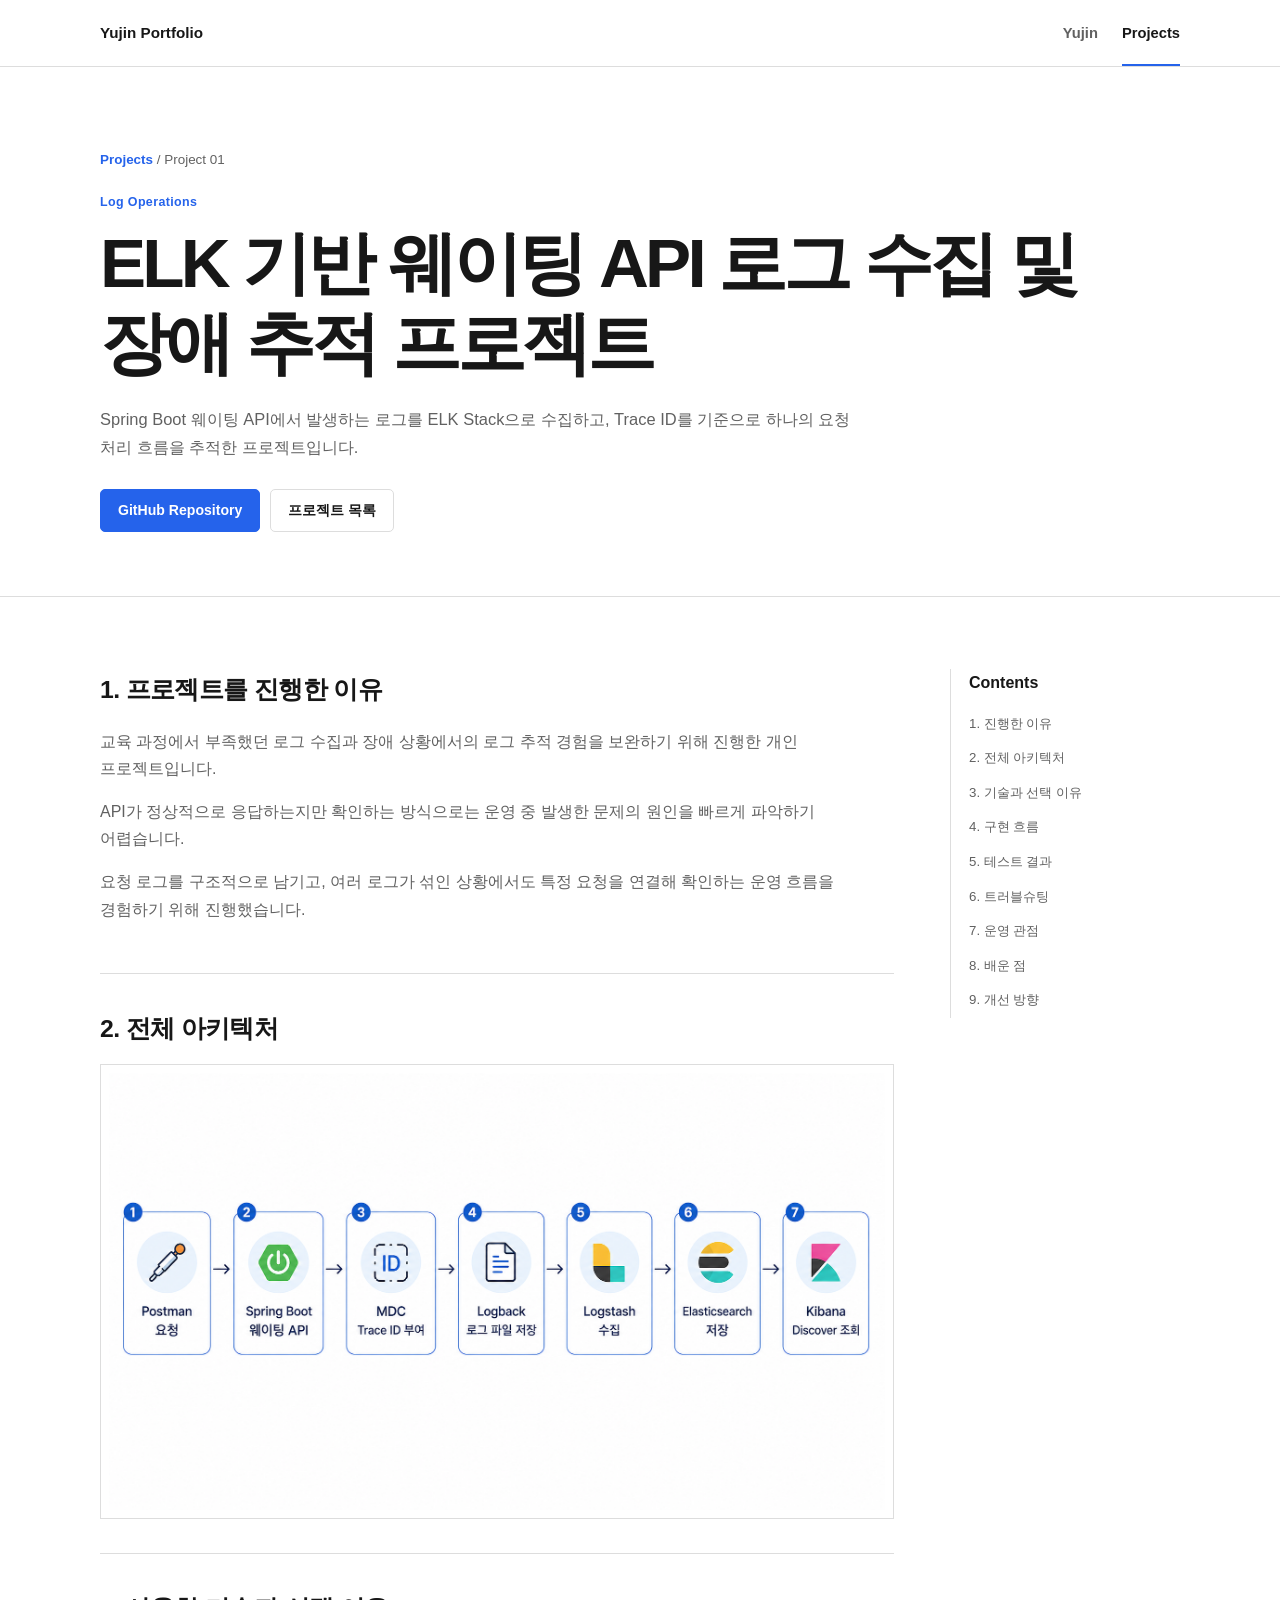
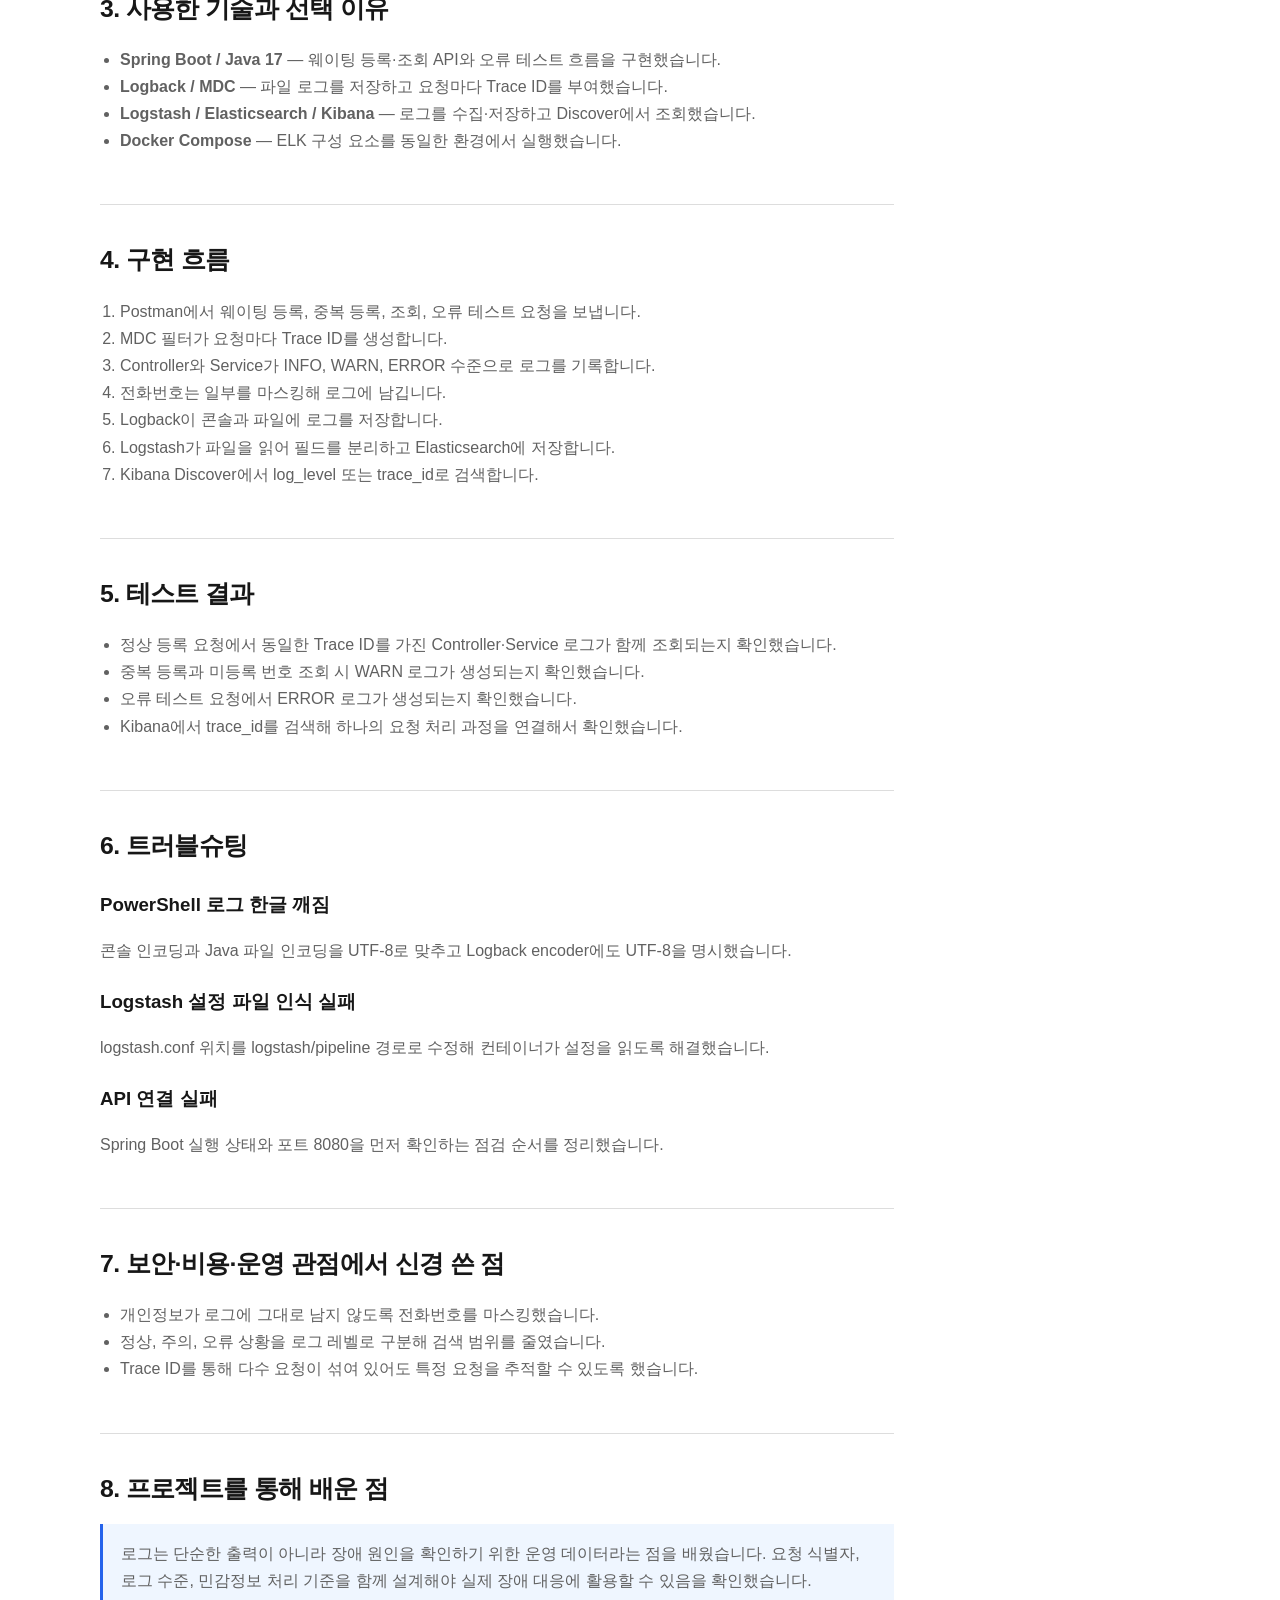
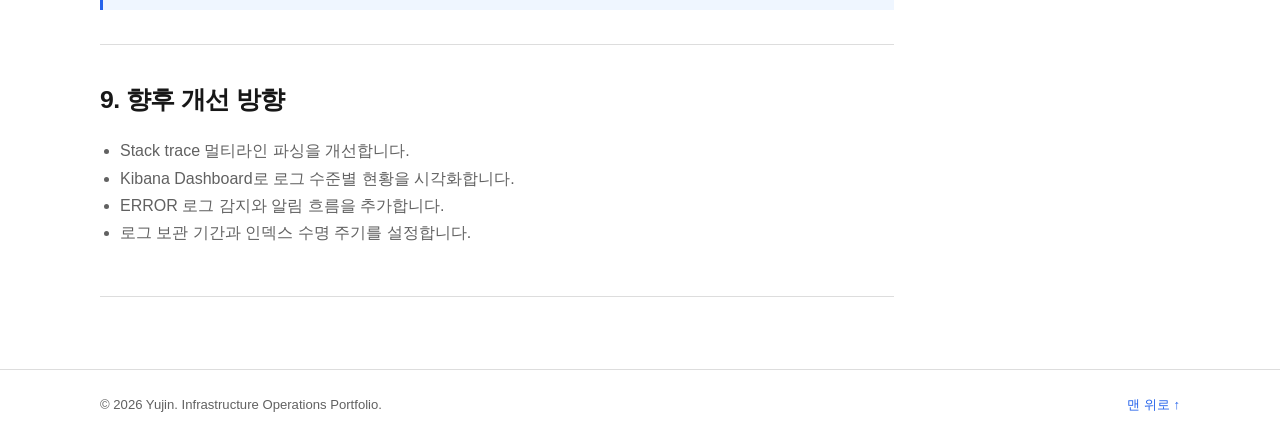
<file: projects/elk-log-tracing.html>
<!DOCTYPE html>
<html lang="ko">
<head>
  <meta charset="UTF-8">
  <meta name="viewport" content="width=device-width, initial-scale=1.0">
  <meta name="description" content="Spring Boot 웨이팅 API에서 발생하는 로그를 ELK Stack으로 수집하고, Trace ID를 기준으로 하나의 요청 처리 흐름을 추적한 프로젝트입니다.">
  <title>ELK 기반 웨이팅 API 로그 수집 및 장애 추적 프로젝트 | Infrastructure Operations Portfolio</title>
  <style>
:root {
  --bg: #ffffff;
  --soft: #f7f8fa;
  --text: #171717;
  --muted: #616161;
  --line: #dddddd;
  --blue: #2563eb;
  --blue-soft: #eff6ff;
  --container: 1080px;
}

* { box-sizing: border-box; }
html { scroll-behavior: smooth; scroll-padding-top: 76px; }
body {
  margin: 0;
  color: var(--text);
  background: var(--bg);
  font-family: "Pretendard", "Noto Sans KR", "Apple SD Gothic Neo", "Malgun Gothic", sans-serif;
  font-size: 16px;
  line-height: 1.7;
  word-break: keep-all;
}
img { display: block; max-width: 100%; }
a { color: inherit; text-decoration: none; }
.container { width: min(calc(100% - 40px), var(--container)); margin: 0 auto; }
.section { padding: 72px 0; }
.muted-section { background: var(--soft); border-top: 1px solid var(--line); border-bottom: 1px solid var(--line); }
.skip-link { position: fixed; top: -60px; left: 12px; z-index: 999; padding: 8px 12px; background: var(--blue); color: #fff; }
.skip-link:focus { top: 12px; }

.site-header {
  position: sticky;
  top: 0;
  z-index: 100;
  background: rgba(255,255,255,.96);
  border-bottom: 1px solid var(--line);
}
.header-inner { min-height: 64px; display: flex; align-items: center; justify-content: space-between; gap: 24px; }
.logo { display: flex; align-items: center; gap: 9px; font-weight: 700; }
.logo-mark { color: var(--blue); font-size: .84rem; font-weight: 800; }
.logo-text { font-size: .95rem; }
.main-nav { display: flex; gap: 24px; font-size: .92rem; font-weight: 600; }
.main-nav a { padding: 21px 0 18px; color: var(--muted); border-bottom: 2px solid transparent; }
.main-nav a:hover, .main-nav a:focus-visible, .main-nav a.active { color: var(--text); border-bottom-color: var(--blue); }

.eyebrow, .panel-label, .showcase-label, .directory-kicker {
  margin: 0 0 10px;
  color: var(--blue);
  font-size: .78rem;
  font-weight: 700;
  letter-spacing: .03em;
  text-transform: none;
}
.section-heading { max-width: 760px; margin-bottom: 32px; }
.section-heading h2, .project-group-heading h2 { margin: 0; font-size: clamp(1.75rem, 3.5vw, 2.4rem); line-height: 1.35; letter-spacing: -.03em; }
.section-heading > p:last-child { margin: 12px 0 0; color: var(--muted); }

.hero { padding: 90px 0 76px; border-bottom: 1px solid var(--line); }
.hero-grid, .projects-hero-grid { display: grid; grid-template-columns: minmax(0,1.3fr) minmax(280px,.7fr); gap: 56px; align-items: start; }
.hero h1, .page-hero h1, .projects-hero h1, .detail-hero h1 {
  margin: 0;
  font-size: clamp(2.5rem, 5.4vw, 4.5rem);
  line-height: 1.16;
  letter-spacing: -.055em;
}
.hero-description, .projects-hero-description, .detail-lead, .page-hero > .container > p:last-child {
  max-width: 760px;
  margin: 22px 0 0;
  color: var(--muted);
  font-size: 1.03rem;
}
.hero-actions, .detail-actions, .showcase-actions { display: flex; flex-wrap: wrap; gap: 10px; margin-top: 28px; }
.button {
  display: inline-flex;
  min-height: 43px;
  align-items: center;
  justify-content: center;
  padding: 0 17px;
  border: 1px solid var(--line);
  border-radius: 5px;
  background: #fff;
  font-size: .88rem;
  font-weight: 700;
}
.button:hover, .button:focus-visible { border-color: var(--blue); color: var(--blue); }
.button.primary { color: #fff; background: var(--blue); border-color: var(--blue); }
.button.primary:hover, .button.primary:focus-visible { color: #fff; background: #1d4ed8; }
.button.secondary, .light-button { background: #fff !important; color: var(--text) !important; }

.hero-panel, .project-summary-panel {
  padding: 0 0 0 26px;
  border-left: 2px solid var(--blue);
}
.hero-panel h2 { margin: 0 0 16px; font-size: 1.35rem; }
.profile-list { margin: 0; }
.profile-list div { padding: 13px 0; border-top: 1px solid var(--line); }
.profile-list dt { margin-bottom: 3px; font-size: .82rem; font-weight: 700; }
.profile-list dd { margin: 0; color: var(--muted); font-size: .9rem; }

.intro-card { max-width: 900px; padding: 0; }
.intro-card p { margin: 0; color: var(--muted); }
.intro-card p + p { margin-top: 14px; }
.profile-table-block { margin-top: 42px; }
.table-title-row { margin-bottom: 12px; }
.table-title-row h3 { margin: 0; font-size: 1.25rem; }
.table-wrap { overflow-x: auto; border-top: 2px solid var(--text); border-bottom: 1px solid var(--line); }
.portfolio-table { width: 100%; min-width: 680px; border-collapse: collapse; text-align: left; }
.portfolio-table th, .portfolio-table td { padding: 15px 14px; border-bottom: 1px solid var(--line); vertical-align: top; }
.portfolio-table th { background: transparent; font-size: .84rem; font-weight: 700; white-space: nowrap; }
.portfolio-table td { color: var(--muted); font-size: .91rem; }
.portfolio-table td:first-child { color: var(--text); font-weight: 600; }
.portfolio-table tbody tr:last-child td { border-bottom: 0; }
.education-table th:first-child, .education-table td:first-child { width: 22%; white-space: nowrap; }
.detail-education-table th:first-child, .detail-education-table td:first-child { width: 36%; }

.skill-grid { display: grid; grid-template-columns: repeat(2,minmax(0,1fr)); border-top: 1px solid var(--line); }
.skill-card { padding: 24px 0; border-bottom: 1px solid var(--line); }
.skill-card:nth-child(odd) { padding-right: 28px; }
.skill-card:nth-child(even) { padding-left: 28px; border-left: 1px solid var(--line); }
.skill-card:last-child:nth-child(odd) { grid-column: 1 / -1; padding-right: 0; }
.skill-card h3 { margin: 0 0 13px; font-size: 1.02rem; }
.skill-tags, .showcase-tags, .tags, .about-keywords { display: flex; flex-wrap: wrap; gap: 7px; }
.skill-tags span, .showcase-tags span, .tags span, .about-keywords span, .index-tags span {
  padding: 5px 8px;
  color: #334155;
  background: #fff;
  border: 1px solid var(--line);
  border-radius: 4px;
  font-size: .73rem;
  font-weight: 600;
}

.contact-box { display: flex; align-items: end; justify-content: space-between; gap: 40px; padding: 0; }
.contact-box h2 { max-width: 760px; margin: 0; font-size: clamp(1.6rem,3vw,2.25rem); line-height: 1.4; }
.contact-box p:last-child { margin: 10px 0 0; color: var(--muted); }
.contact-links { display: flex; flex-wrap: wrap; gap: 10px 24px; margin-top: 18px; }
.contact-links a { color: var(--blue); font-size: .92rem; font-weight: 600; }

.page-hero, .projects-hero, .detail-hero { padding: 82px 0 64px; border-bottom: 1px solid var(--line); }
.project-summary-panel > div { display: flex; align-items: baseline; justify-content: space-between; padding: 11px 0; border-bottom: 1px solid var(--line); }
.project-summary-panel strong { color: var(--blue); font-size: 1.6rem; }
.project-summary-panel span { font-size: .85rem; font-weight: 600; }
.project-summary-panel p { margin: 15px 0 0; color: var(--muted); font-size: .86rem; }

.project-index-section { background: #fff; }
.project-directory { border-top: 2px solid var(--text); }
.directory-group { padding: 26px 0 34px; border-bottom: 1px solid var(--line); }
.directory-group-heading { display: flex; justify-content: space-between; gap: 24px; align-items: end; margin-bottom: 12px; }
.directory-group-heading h3 { margin: 0; font-size: 1.18rem; }
.directory-count { color: var(--muted); font-size: .78rem; }
.directory-list { border-top: 1px solid var(--line); }
.directory-item {
  display: grid;
  grid-template-columns: 48px minmax(0,1fr) minmax(190px,.7fr) 24px;
  gap: 18px;
  align-items: center;
  min-height: 82px;
  padding: 13px 8px;
  border-top: 1px solid var(--line);
}
.directory-list .directory-item:first-child { border-top: 0; }
.directory-item:hover, .directory-item:focus-visible { background: var(--blue-soft); }
.directory-item-featured { background: #fafcff; }
.directory-number { color: var(--blue); font-size: .86rem; font-weight: 700; }
.directory-main { display: flex; flex-direction: column; }
.directory-main strong { font-size: 1rem; }
.directory-main small { margin-top: 3px; color: var(--muted); font-size: .84rem; }
.directory-tech { color: var(--muted); font-size: .78rem; text-align: right; }
.directory-arrow { color: var(--blue); }

.project-detail-list { background: #fff; }
.project-showcase { scroll-margin-top: 88px; padding: 46px 0; border-top: 1px solid var(--line); }
.project-showcase:first-of-type { border-top: 2px solid var(--text); }
.project-showcase + .project-showcase { margin-top: 0; }
.team-showcase, .highlighted-showcase { border-color: var(--line); }
.showcase-header { display: grid; grid-template-columns: 55px minmax(0,1fr); gap: 18px; }
.showcase-number { color: var(--blue); font-size: 1.2rem; font-weight: 700; }
.showcase-meta { display: flex; flex-wrap: wrap; gap: 7px 16px; color: var(--muted); font-size: .74rem; font-weight: 600; }
.showcase-title-wrap h3 { margin: 8px 0 0; font-size: clamp(1.55rem,3vw,2.15rem); line-height: 1.35; letter-spacing: -.03em; }
.showcase-title-wrap > p { max-width: 900px; margin: 12px 0 0; color: var(--muted); }
.showcase-tags { margin: 20px 0 24px 73px; }
.showcase-grid { display: grid; grid-template-columns: minmax(0,1fr); gap: 24px; align-items: start; }
.showcase-image { display: flex; flex-direction: column; align-items: center; overflow: hidden; margin: 0; padding: 8px; background: #fff; border: 1px solid var(--line); }
.showcase-image img { display: block; width: auto; max-width: 100%; height: auto; max-height: 620px; object-fit: contain; margin: 0 auto; }
.showcase-image figcaption { margin-top: 10px; color: var(--muted); font-size: .76rem; text-align: center; }
.showcase-content { display: flex; flex-direction: column; }
.showcase-block, .showcase-result { padding: 0 0 20px; }
.showcase-block + .showcase-block, .showcase-result + .showcase-block, .showcase-block + .showcase-result { padding-top: 20px; border-top: 1px solid var(--line); }
.showcase-block ul { margin: 0; padding-left: 18px; }
.showcase-block li, .showcase-block p:not(.showcase-label), .showcase-result p:not(.showcase-label) { color: var(--muted); font-size: .91rem; }
.showcase-block li + li { margin-top: 6px; }
.showcase-result { padding: 17px 18px; background: var(--blue-soft); border-left: 3px solid var(--blue); }
.showcase-result strong { display: block; margin-bottom: 6px; }
.showcase-actions { margin-top: 22px; }
.showcase-actions .button { min-height: 40px; font-size: .8rem; }

.breadcrumb { margin-bottom: 20px; color: var(--muted); font-size: .84rem; }
.breadcrumb a { color: var(--blue); font-weight: 600; }
.detail-layout { display: grid; grid-template-columns: minmax(0,1fr) 230px; gap: 56px; align-items: start; }
.detail-content section { padding: 34px 0; border-bottom: 1px solid var(--line); }
.detail-content section:first-child { padding-top: 0; }
.detail-content h2 { margin: 0 0 14px; font-size: 1.55rem; letter-spacing: -.025em; }
.detail-content h3 { margin: 22px 0 8px; }
.detail-content p, .detail-content li { color: var(--muted); }
.detail-content ul, .detail-content ol { padding-left: 20px; }
.detail-image { overflow: hidden; margin: 10px 0 0; padding: 8px; border: 1px solid var(--line); background: #fff; }
.detail-image img { display: block; width: auto; max-width: 100%; height: auto; object-fit: contain; margin: 0 auto; }
.detail-sidebar { position: sticky; top: 88px; padding-left: 18px; border-left: 1px solid var(--line); }
.detail-sidebar strong { display: block; margin-bottom: 10px; }
.detail-sidebar a { display: block; padding: 6px 0; color: var(--muted); font-size: .83rem; }
.detail-sidebar a:hover { color: var(--blue); }
.note-box { padding: 16px 18px; background: var(--blue-soft); border-left: 3px solid var(--blue); }
.note-box p { margin: 0; }

.about-grid, .background-grid { display: grid; grid-template-columns: repeat(2,minmax(0,1fr)); gap: 32px; }
.about-copy { color: var(--muted); }
.background-card { padding: 0; }
.background-card h3 { margin: 8px 0; }
.credential-list { margin: 12px 0 0; padding: 0; list-style: none; }
.credential-list li { display: flex; justify-content: space-between; gap: 18px; padding: 9px 0; border-top: 1px solid var(--line); }
.credential-list span { color: var(--muted); font-size: .82rem; }

.site-footer { padding: 24px 0; border-top: 1px solid var(--line); color: var(--muted); font-size: .82rem; }
.footer-inner { display: flex; justify-content: space-between; gap: 20px; }
.footer-inner p { margin: 0; }
.footer-inner a { color: var(--blue); }
.text-link { color: var(--blue); font-weight: 600; }
.project-list, .focus-grid, .journey-list { display: grid; gap: 18px; }

@media (max-width: 900px) {
  .hero-grid, .projects-hero-grid, .showcase-grid, .detail-layout, .about-grid, .background-grid { grid-template-columns: 1fr; }
  .showcase-image img { max-height: none; }
  .hero-panel, .project-summary-panel { padding: 22px 0 0; border-left: 0; border-top: 2px solid var(--blue); }
  .detail-sidebar { position: static; order: -1; padding: 0 0 14px; border-left: 0; border-bottom: 1px solid var(--line); }
  .directory-item { grid-template-columns: 42px minmax(0,1fr) 24px; }
  .directory-tech { display: none; }
}

@media (max-width: 700px) {
  .container { width: min(calc(100% - 32px), var(--container)); }
  .section { padding: 56px 0; }
  .header-inner { min-height: 58px; }
  .logo-text { display: inline; }
  .main-nav { gap: 16px; font-size: .84rem; }
  .main-nav a { padding: 18px 0 15px; }
  .hero, .page-hero, .projects-hero, .detail-hero { padding: 64px 0 50px; }
  .hero h1, .page-hero h1, .projects-hero h1, .detail-hero h1 { font-size: clamp(2.2rem,11vw,3.25rem); }
  .skill-grid { grid-template-columns: 1fr; }
  .skill-card:nth-child(odd), .skill-card:nth-child(even) { padding: 20px 0; border-left: 0; }
  .skill-card:last-child:nth-child(odd) { grid-column: auto; }
  .contact-box, .footer-inner { align-items: flex-start; flex-direction: column; }
  .contact-box .button { width: 100%; }
  .portfolio-table th, .portfolio-table td { padding: 13px 12px; }
  .showcase-header { grid-template-columns: 1fr; gap: 4px; }
  .showcase-tags { margin-left: 0; }
  .project-showcase { padding: 38px 0; }
  .showcase-image, .detail-image { padding: 5px; }
  .directory-item { min-height: 76px; padding: 12px 4px; }
  .directory-main small { white-space: normal; }
}

</style>
  <link rel="stylesheet" href="../assets/css/image-lightbox.css">
  <script src="../assets/js/image-lightbox.js" defer></script>
</head>
<body>
  <a class="skip-link" href="#detail-content">본문으로 바로가기</a>
  <header class="site-header">
    <div class="container header-inner">
      <a class="logo" href="../index.html" aria-label="포트폴리오 홈으로 이동"><span class="logo-text">Yujin Portfolio</span></a>
      <nav class="main-nav" aria-label="주요 메뉴">
        <a href="../index.html">Yujin</a>
        <a class="active" href="../projects.html" aria-current="page">Projects</a>
      </nav>
    </div>
  </header>

  <main id="detail-content">
    <section class="detail-hero">
      <div class="container">
        <div class="breadcrumb"><a href="../projects.html">Projects</a> / Project 01</div>
        <p class="eyebrow">Log Operations</p>
        <h1>ELK 기반 웨이팅 API 로그 수집 및 장애 추적 프로젝트</h1>
        <p class="detail-lead">Spring Boot 웨이팅 API에서 발생하는 로그를 ELK Stack으로 수집하고, Trace ID를 기준으로 하나의 요청 처리 흐름을 추적한 프로젝트입니다.</p>
        <div class="detail-actions">
          <a class="button primary" href="https://github.com/Yujajja/waiting-api-elk-logging" target="_blank" rel="noopener noreferrer">GitHub Repository</a>
          <a class="button secondary" href="../projects.html">프로젝트 목록</a>
        </div>
      </div>
    </section>

    <section class="section">
      <div class="container detail-layout">
        <article class="detail-content">
          <section id="reason">
            <h2>1. 프로젝트를 진행한 이유</h2>
            <p>교육 과정에서 부족했던 로그 수집과 장애 상황에서의 로그 추적 경험을 보완하기 위해 진행한 개인 프로젝트입니다.</p>
            <p>API가 정상적으로 응답하는지만 확인하는 방식으로는 운영 중 발생한 문제의 원인을 빠르게 파악하기 어렵습니다.</p><p>요청 로그를 구조적으로 남기고, 여러 로그가 섞인 상황에서도 특정 요청을 연결해 확인하는 운영 흐름을 경험하기 위해 진행했습니다.</p>
          </section>

          <section id="architecture">
            <h2>2. 전체 아키텍처</h2>
            <div class="detail-image"><img src="../assets/images/projects/02-elk/02-00-elk-log-pipeline.png" alt="Postman 요청부터 Spring Boot, MDC, Logback, Logstash, Elasticsearch, Kibana로 이어지는 로그 수집 흐름"></div>
          </section>

          <section id="technology">
            <h2>3. 사용한 기술과 선택 이유</h2>
            <ul><li><strong>Spring Boot / Java 17</strong> — 웨이팅 등록·조회 API와 오류 테스트 흐름을 구현했습니다.</li>
<li><strong>Logback / MDC</strong> — 파일 로그를 저장하고 요청마다 Trace ID를 부여했습니다.</li>
<li><strong>Logstash / Elasticsearch / Kibana</strong> — 로그를 수집·저장하고 Discover에서 조회했습니다.</li>
<li><strong>Docker Compose</strong> — ELK 구성 요소를 동일한 환경에서 실행했습니다.</li></ul>
          </section>

          <section id="implementation">
            <h2>4. 구현 흐름</h2>
            <ol><li>Postman에서 웨이팅 등록, 중복 등록, 조회, 오류 테스트 요청을 보냅니다.</li>
<li>MDC 필터가 요청마다 Trace ID를 생성합니다.</li>
<li>Controller와 Service가 INFO, WARN, ERROR 수준으로 로그를 기록합니다.</li>
<li>전화번호는 일부를 마스킹해 로그에 남깁니다.</li>
<li>Logback이 콘솔과 파일에 로그를 저장합니다.</li>
<li>Logstash가 파일을 읽어 필드를 분리하고 Elasticsearch에 저장합니다.</li>
<li>Kibana Discover에서 log_level 또는 trace_id로 검색합니다.</li></ol>
          </section>

          <section id="test">
            <h2>5. 테스트 결과</h2>
            <ul><li>정상 등록 요청에서 동일한 Trace ID를 가진 Controller·Service 로그가 함께 조회되는지 확인했습니다.</li>
<li>중복 등록과 미등록 번호 조회 시 WARN 로그가 생성되는지 확인했습니다.</li>
<li>오류 테스트 요청에서 ERROR 로그가 생성되는지 확인했습니다.</li>
<li>Kibana에서 trace_id를 검색해 하나의 요청 처리 과정을 연결해서 확인했습니다.</li></ul>
          </section>

          <section id="troubleshooting">
            <h2>6. 트러블슈팅</h2>
            <h3>PowerShell 로그 한글 깨짐</h3><p>콘솔 인코딩과 Java 파일 인코딩을 UTF-8로 맞추고 Logback encoder에도 UTF-8을 명시했습니다.</p>
<h3>Logstash 설정 파일 인식 실패</h3><p>logstash.conf 위치를 logstash/pipeline 경로로 수정해 컨테이너가 설정을 읽도록 해결했습니다.</p>
<h3>API 연결 실패</h3><p>Spring Boot 실행 상태와 포트 8080을 먼저 확인하는 점검 순서를 정리했습니다.</p>
          </section>

          <section id="operations">
            <h2>7. 보안·비용·운영 관점에서 신경 쓴 점</h2>
            <ul><li>개인정보가 로그에 그대로 남지 않도록 전화번호를 마스킹했습니다.</li>
<li>정상, 주의, 오류 상황을 로그 레벨로 구분해 검색 범위를 줄였습니다.</li>
<li>Trace ID를 통해 다수 요청이 섞여 있어도 특정 요청을 추적할 수 있도록 했습니다.</li></ul>
          </section>

          <section id="learned">
            <h2>8. 프로젝트를 통해 배운 점</h2>
            <div class="note-box"><p>로그는 단순한 출력이 아니라 장애 원인을 확인하기 위한 운영 데이터라는 점을 배웠습니다. 요청 식별자, 로그 수준, 민감정보 처리 기준을 함께 설계해야 실제 장애 대응에 활용할 수 있음을 확인했습니다.</p></div>
          </section>

          <section id="improvement">
            <h2>9. 향후 개선 방향</h2>
            <ul><li>Stack trace 멀티라인 파싱을 개선합니다.</li>
<li>Kibana Dashboard로 로그 수준별 현황을 시각화합니다.</li>
<li>ERROR 로그 감지와 알림 흐름을 추가합니다.</li>
<li>로그 보관 기간과 인덱스 수명 주기를 설정합니다.</li></ul>
          </section>
        </article>

        <aside class="detail-sidebar" aria-label="상세 글 목차">
          <strong>Contents</strong>
          <a href="#reason">1. 진행한 이유</a>
          <a href="#architecture">2. 전체 아키텍처</a>
          <a href="#technology">3. 기술과 선택 이유</a>
          <a href="#implementation">4. 구현 흐름</a>
          <a href="#test">5. 테스트 결과</a>
          <a href="#troubleshooting">6. 트러블슈팅</a>
          <a href="#operations">7. 운영 관점</a>
          <a href="#learned">8. 배운 점</a>
          <a href="#improvement">9. 개선 방향</a>
        </aside>
      </div>
    </section>
  </main>

  <footer class="site-footer">
    <div class="container footer-inner"><p>© 2026 Yujin. Infrastructure Operations Portfolio.</p><a href="#detail-content">맨 위로 ↑</a></div>
  </footer>
</body>
</html>
</file>
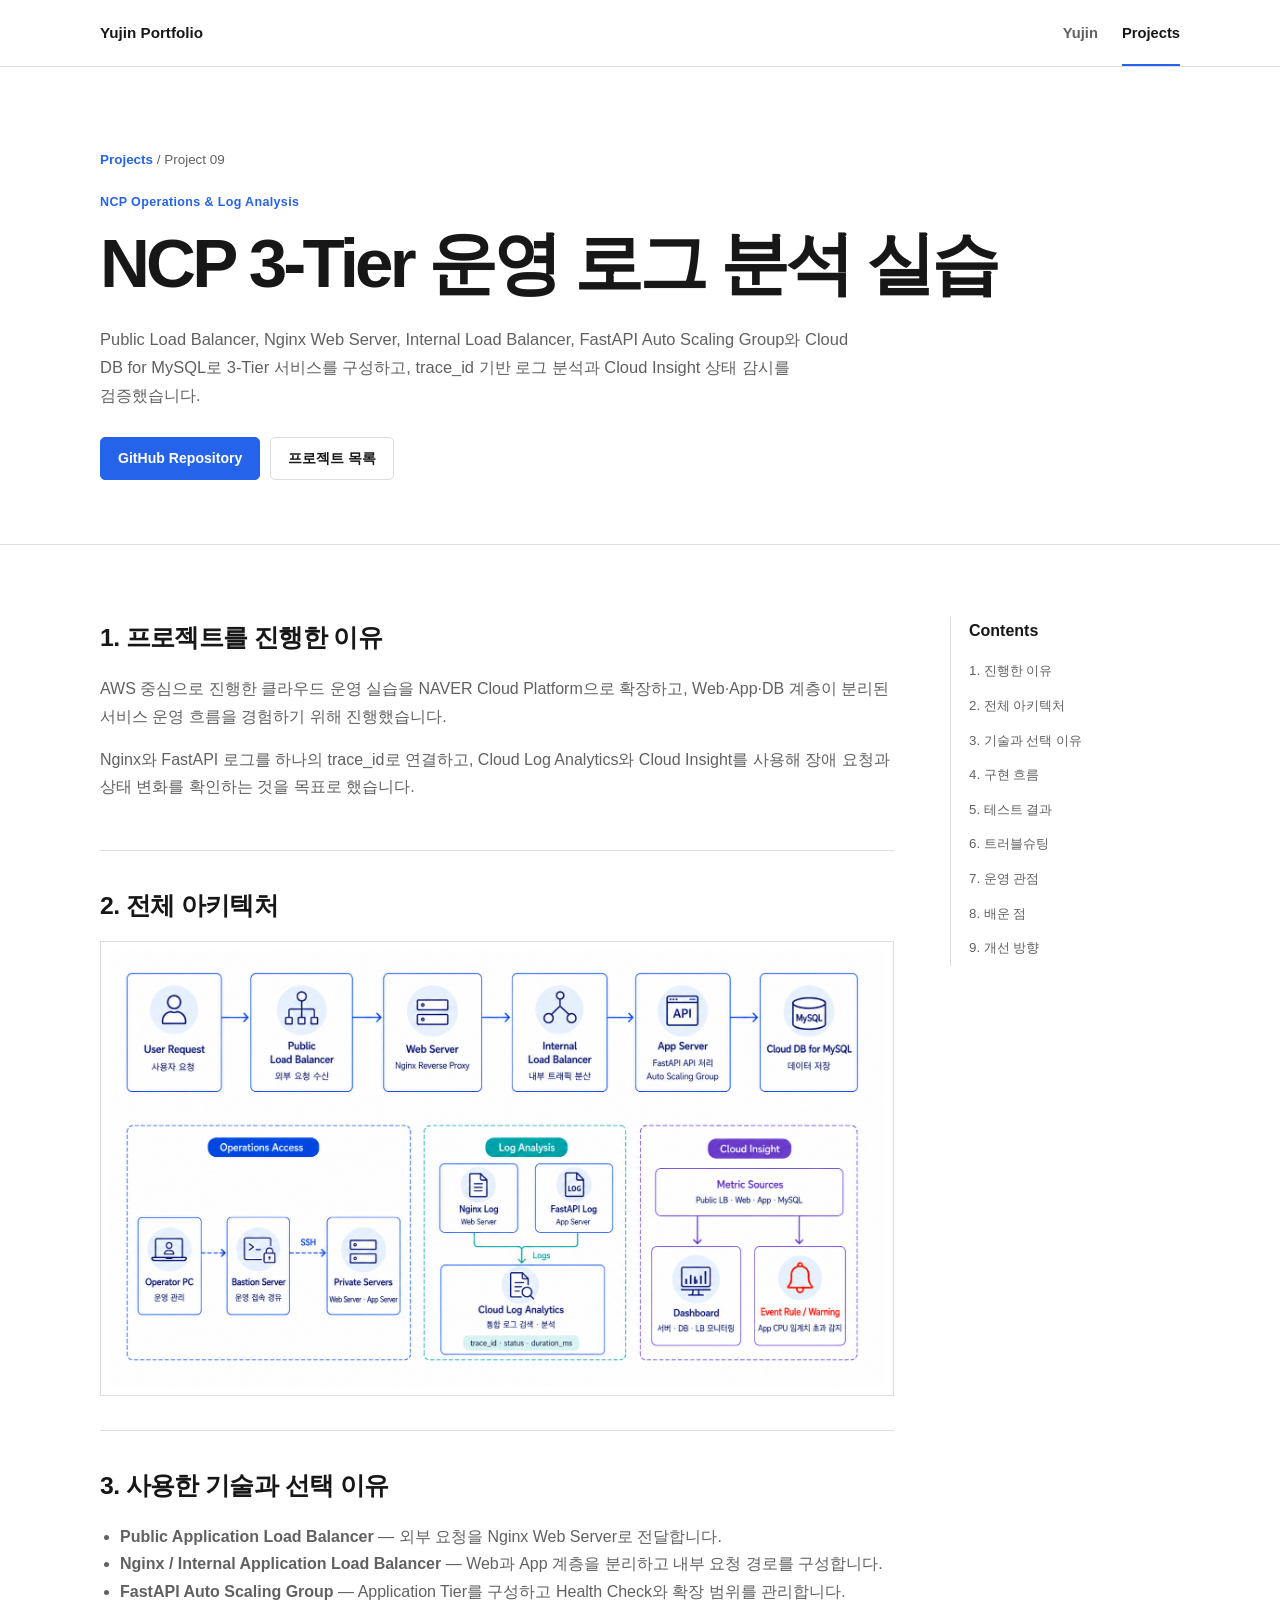
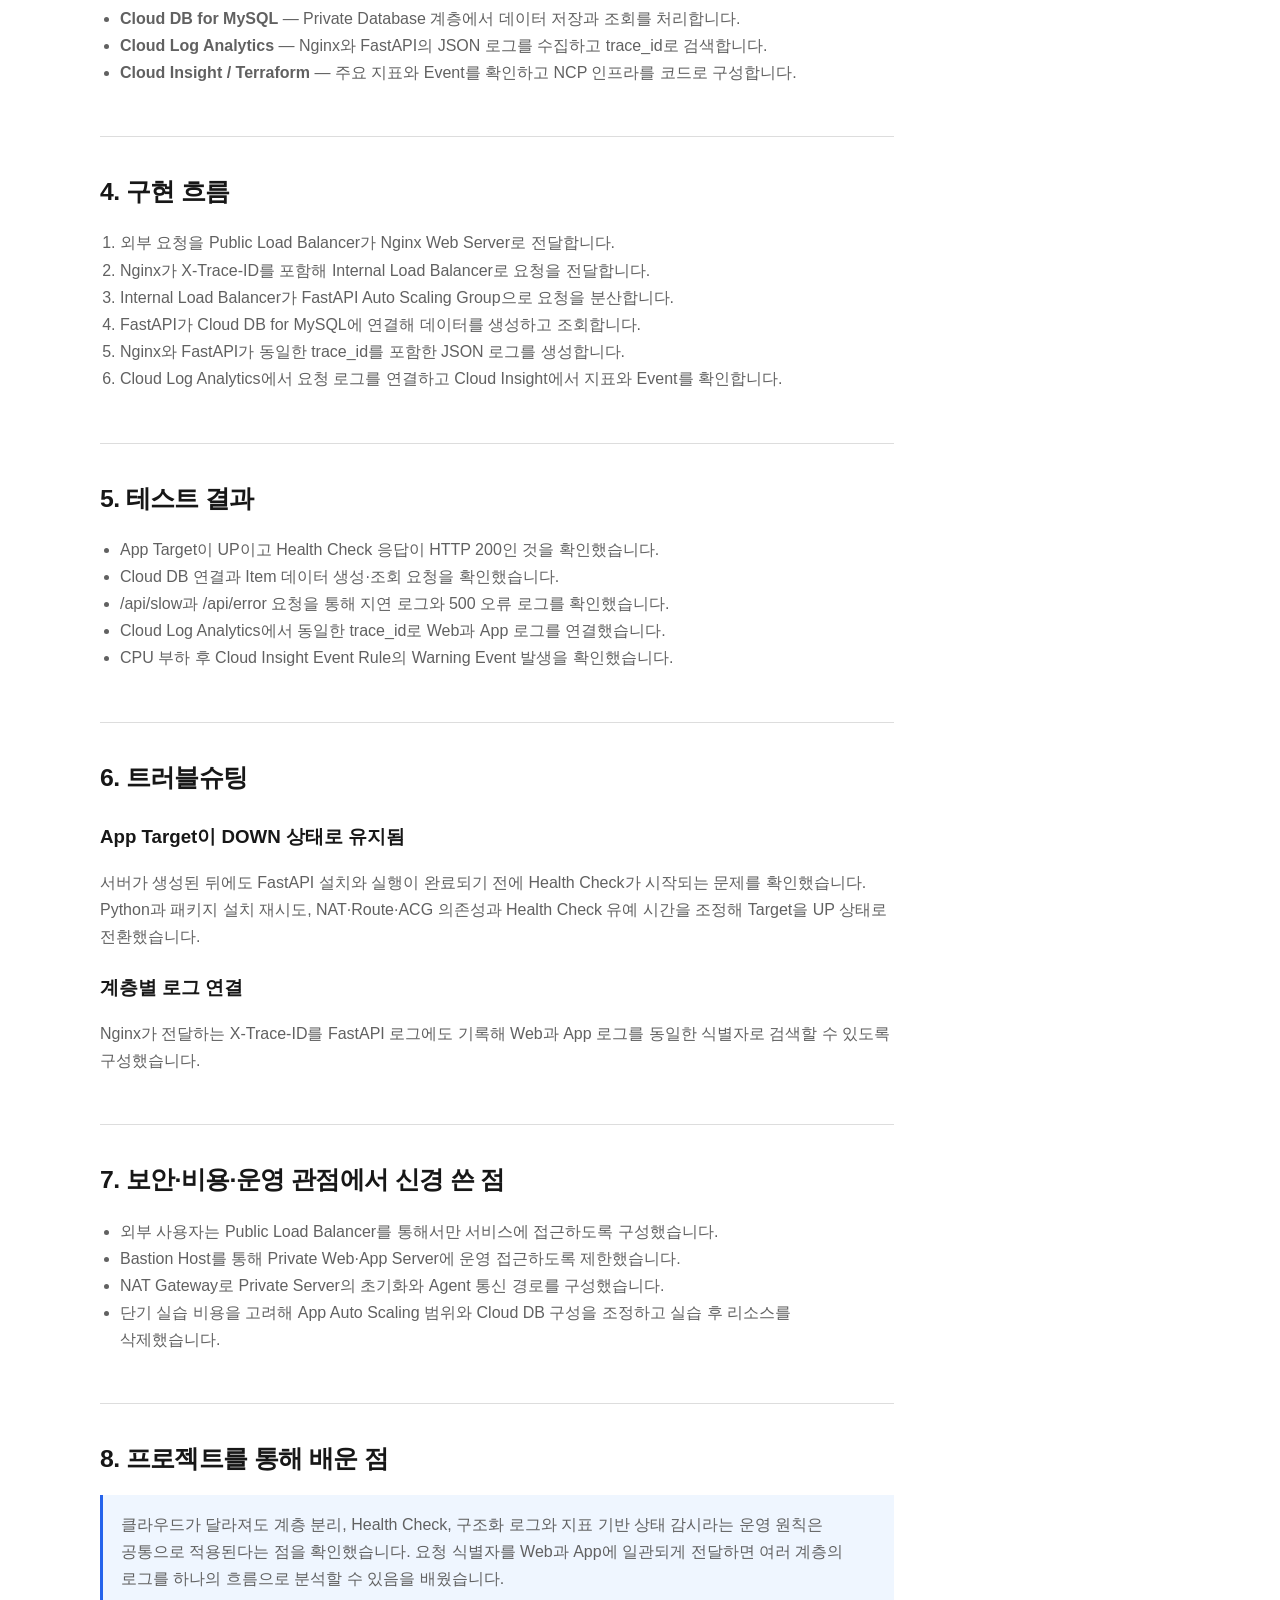
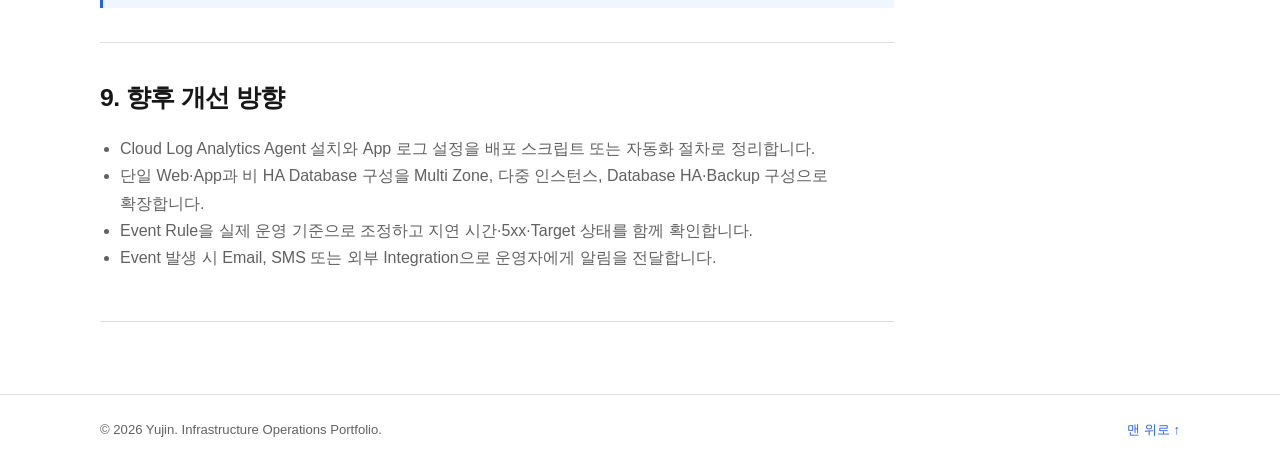
<file: projects/ncp-3tier-ops-log-analysis.html>
<!DOCTYPE html>
<html lang="ko">
<head>
  <meta charset="UTF-8">
  <meta name="viewport" content="width=device-width, initial-scale=1.0">
  <meta name="description" content="NCP 3-Tier 서비스의 trace_id 기반 Web·App 로그 추적과 Cloud Insight 상태 감시 실습입니다.">
  <title>NCP 3-Tier 운영 로그 분석 실습 | Infrastructure Operations Portfolio</title>
  <link rel="stylesheet" href="../assets/css/style.css">
  <link rel="stylesheet" href="../assets/css/image-lightbox.css">
  <script src="../assets/js/image-lightbox.js" defer></script>
</head>
<body>
  <a class="skip-link" href="#detail-content">본문으로 바로가기</a>
  <header class="site-header">
    <div class="container header-inner">
      <a class="logo" href="../index.html" aria-label="포트폴리오 홈으로 이동"><span class="logo-text">Yujin Portfolio</span></a>
      <nav class="main-nav" aria-label="주요 메뉴">
        <a href="../index.html">Yujin</a>
        <a class="active" href="../projects.html" aria-current="page">Projects</a>
      </nav>
    </div>
  </header>

  <main id="detail-content">
    <section class="detail-hero">
      <div class="container">
        <div class="breadcrumb"><a href="../projects.html">Projects</a> / Project 09</div>
        <p class="eyebrow">NCP Operations &amp; Log Analysis</p>
        <h1>NCP 3-Tier 운영 로그 분석 실습</h1>
        <p class="detail-lead">Public Load Balancer, Nginx Web Server, Internal Load Balancer, FastAPI Auto Scaling Group와 Cloud DB for MySQL로 3-Tier 서비스를 구성하고, trace_id 기반 로그 분석과 Cloud Insight 상태 감시를 검증했습니다.</p>
        <div class="detail-actions">
          <a class="button primary" href="https://github.com/Yujajja/ncp-3tier-ops-log-analysis" target="_blank" rel="noopener noreferrer">GitHub Repository</a>
          <a class="button secondary" href="../projects.html">프로젝트 목록</a>
        </div>
      </div>
    </section>

    <section class="section">
      <div class="container detail-layout">
        <article class="detail-content">
          <section id="reason">
            <h2>1. 프로젝트를 진행한 이유</h2>
            <p>AWS 중심으로 진행한 클라우드 운영 실습을 NAVER Cloud Platform으로 확장하고, Web·App·DB 계층이 분리된 서비스 운영 흐름을 경험하기 위해 진행했습니다.</p><p>Nginx와 FastAPI 로그를 하나의 trace_id로 연결하고, Cloud Log Analytics와 Cloud Insight를 사용해 장애 요청과 상태 변화를 확인하는 것을 목표로 했습니다.</p>
          </section>

          <section id="architecture">
            <h2>2. 전체 아키텍처</h2>
            <div class="detail-image"><img src="../assets/images/projects/09-ncp-3tier/09-00-ncp-3tier-ops-flow.png" alt="Public Load Balancer, Nginx Web Server, Internal Load Balancer, FastAPI Auto Scaling Group와 Cloud DB for MySQL로 구성된 NCP 3-Tier 운영 흐름"></div>
          </section>

          <section id="technology">
            <h2>3. 사용한 기술과 선택 이유</h2>
            <ul><li><strong>Public Application Load Balancer</strong> — 외부 요청을 Nginx Web Server로 전달합니다.</li>
<li><strong>Nginx / Internal Application Load Balancer</strong> — Web과 App 계층을 분리하고 내부 요청 경로를 구성합니다.</li>
<li><strong>FastAPI Auto Scaling Group</strong> — Application Tier를 구성하고 Health Check와 확장 범위를 관리합니다.</li>
<li><strong>Cloud DB for MySQL</strong> — Private Database 계층에서 데이터 저장과 조회를 처리합니다.</li>
<li><strong>Cloud Log Analytics</strong> — Nginx와 FastAPI의 JSON 로그를 수집하고 trace_id로 검색합니다.</li>
<li><strong>Cloud Insight / Terraform</strong> — 주요 지표와 Event를 확인하고 NCP 인프라를 코드로 구성합니다.</li></ul>
          </section>

          <section id="implementation">
            <h2>4. 구현 흐름</h2>
            <ol><li>외부 요청을 Public Load Balancer가 Nginx Web Server로 전달합니다.</li>
<li>Nginx가 X-Trace-ID를 포함해 Internal Load Balancer로 요청을 전달합니다.</li>
<li>Internal Load Balancer가 FastAPI Auto Scaling Group으로 요청을 분산합니다.</li>
<li>FastAPI가 Cloud DB for MySQL에 연결해 데이터를 생성하고 조회합니다.</li>
<li>Nginx와 FastAPI가 동일한 trace_id를 포함한 JSON 로그를 생성합니다.</li>
<li>Cloud Log Analytics에서 요청 로그를 연결하고 Cloud Insight에서 지표와 Event를 확인합니다.</li></ol>
          </section>

          <section id="test">
            <h2>5. 테스트 결과</h2>
            <ul><li>App Target이 UP이고 Health Check 응답이 HTTP 200인 것을 확인했습니다.</li>
<li>Cloud DB 연결과 Item 데이터 생성·조회 요청을 확인했습니다.</li>
<li>/api/slow과 /api/error 요청을 통해 지연 로그와 500 오류 로그를 확인했습니다.</li>
<li>Cloud Log Analytics에서 동일한 trace_id로 Web과 App 로그를 연결했습니다.</li>
<li>CPU 부하 후 Cloud Insight Event Rule의 Warning Event 발생을 확인했습니다.</li></ul>
          </section>

          <section id="troubleshooting">
            <h2>6. 트러블슈팅</h2>
            <h3>App Target이 DOWN 상태로 유지됨</h3><p>서버가 생성된 뒤에도 FastAPI 설치와 실행이 완료되기 전에 Health Check가 시작되는 문제를 확인했습니다. Python과 패키지 설치 재시도, NAT·Route·ACG 의존성과 Health Check 유예 시간을 조정해 Target을 UP 상태로 전환했습니다.</p>
<h3>계층별 로그 연결</h3><p>Nginx가 전달하는 X-Trace-ID를 FastAPI 로그에도 기록해 Web과 App 로그를 동일한 식별자로 검색할 수 있도록 구성했습니다.</p>
          </section>

          <section id="operations">
            <h2>7. 보안·비용·운영 관점에서 신경 쓴 점</h2>
            <ul><li>외부 사용자는 Public Load Balancer를 통해서만 서비스에 접근하도록 구성했습니다.</li>
<li>Bastion Host를 통해 Private Web·App Server에 운영 접근하도록 제한했습니다.</li>
<li>NAT Gateway로 Private Server의 초기화와 Agent 통신 경로를 구성했습니다.</li>
<li>단기 실습 비용을 고려해 App Auto Scaling 범위와 Cloud DB 구성을 조정하고 실습 후 리소스를 삭제했습니다.</li></ul>
          </section>

          <section id="learned">
            <h2>8. 프로젝트를 통해 배운 점</h2>
            <div class="note-box"><p>클라우드가 달라져도 계층 분리, Health Check, 구조화 로그와 지표 기반 상태 감시라는 운영 원칙은 공통으로 적용된다는 점을 확인했습니다. 요청 식별자를 Web과 App에 일관되게 전달하면 여러 계층의 로그를 하나의 흐름으로 분석할 수 있음을 배웠습니다.</p></div>
          </section>

          <section id="improvement">
            <h2>9. 향후 개선 방향</h2>
            <ul><li>Cloud Log Analytics Agent 설치와 App 로그 설정을 배포 스크립트 또는 자동화 절차로 정리합니다.</li>
<li>단일 Web·App과 비 HA Database 구성을 Multi Zone, 다중 인스턴스, Database HA·Backup 구성으로 확장합니다.</li>
<li>Event Rule을 실제 운영 기준으로 조정하고 지연 시간·5xx·Target 상태를 함께 확인합니다.</li>
<li>Event 발생 시 Email, SMS 또는 외부 Integration으로 운영자에게 알림을 전달합니다.</li></ul>
          </section>
        </article>

        <aside class="detail-sidebar" aria-label="상세 글 목차">
          <strong>Contents</strong>
          <a href="#reason">1. 진행한 이유</a>
          <a href="#architecture">2. 전체 아키텍처</a>
          <a href="#technology">3. 기술과 선택 이유</a>
          <a href="#implementation">4. 구현 흐름</a>
          <a href="#test">5. 테스트 결과</a>
          <a href="#troubleshooting">6. 트러블슈팅</a>
          <a href="#operations">7. 운영 관점</a>
          <a href="#learned">8. 배운 점</a>
          <a href="#improvement">9. 개선 방향</a>
        </aside>
      </div>
    </section>
  </main>

  <footer class="site-footer">
    <div class="container footer-inner"><p>© 2026 Yujin. Infrastructure Operations Portfolio.</p><a href="#detail-content">맨 위로 ↑</a></div>
  </footer>
</body>
</html>
</file>
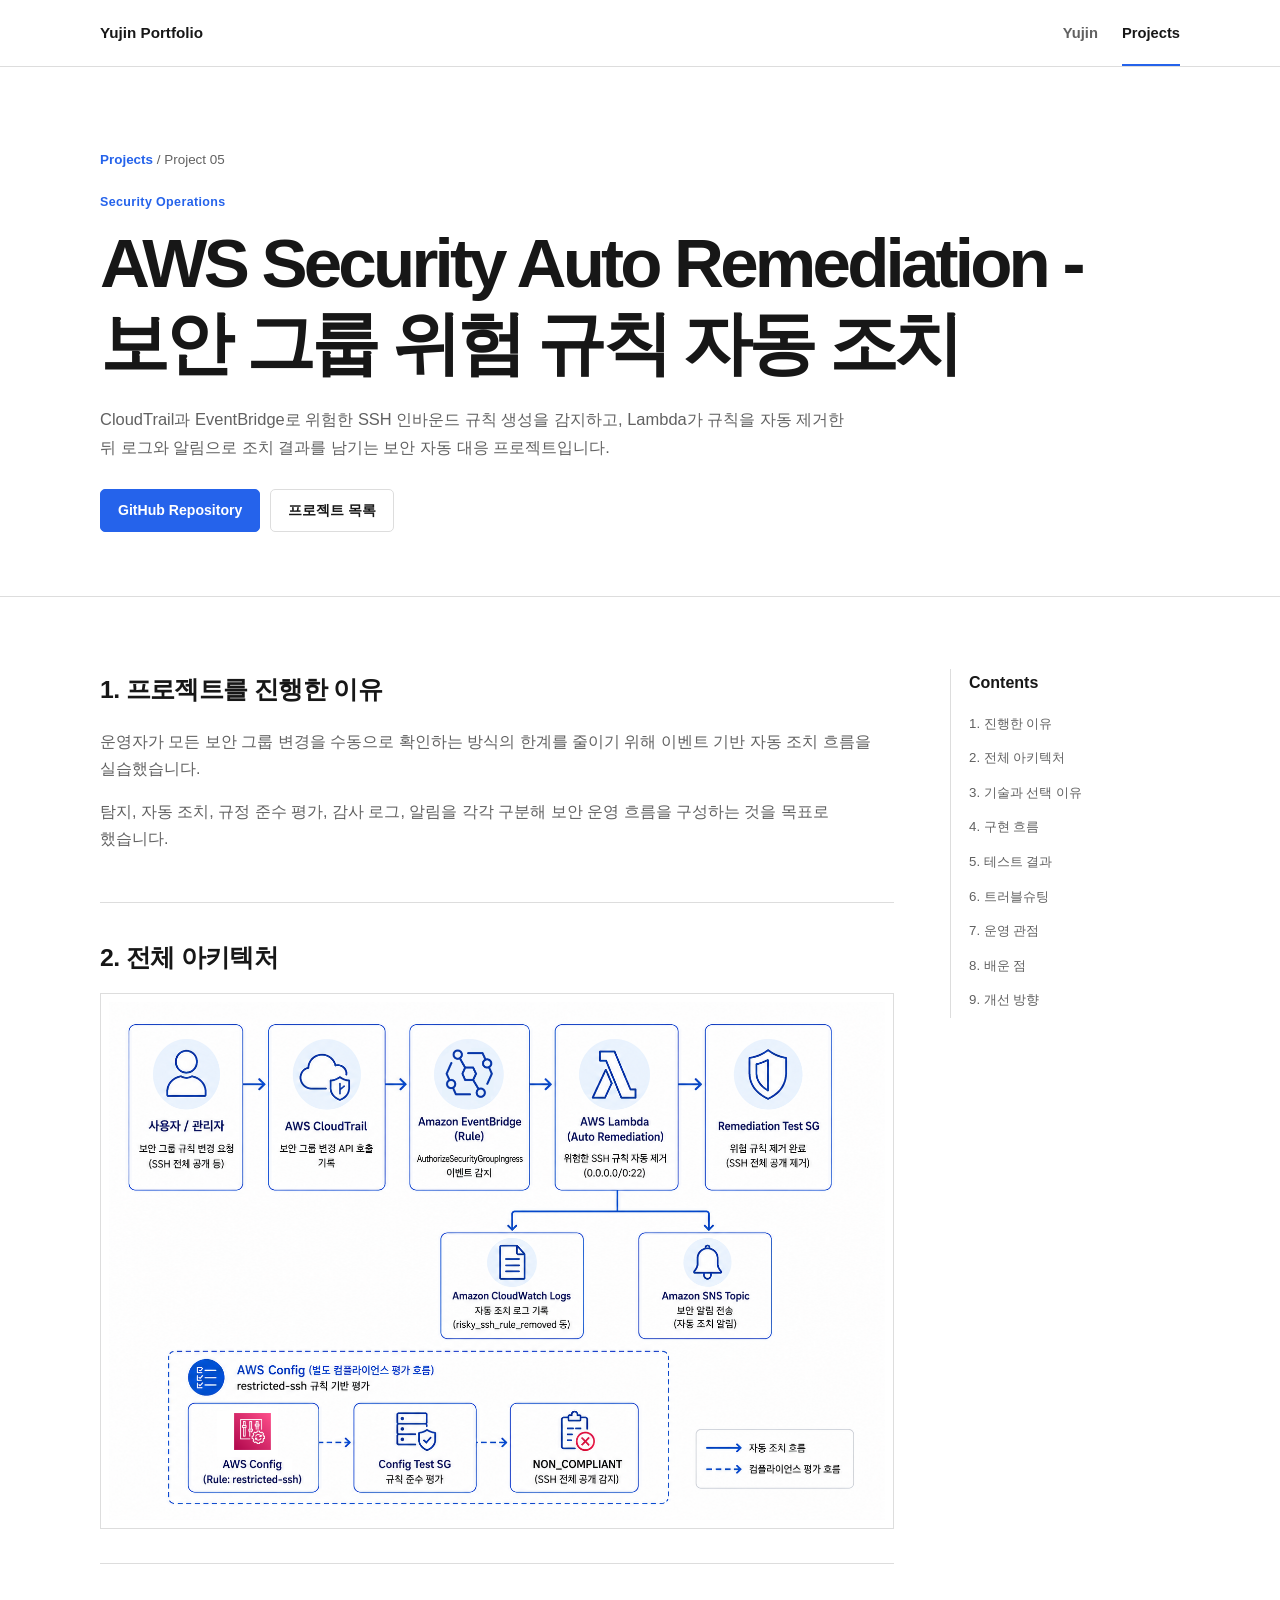
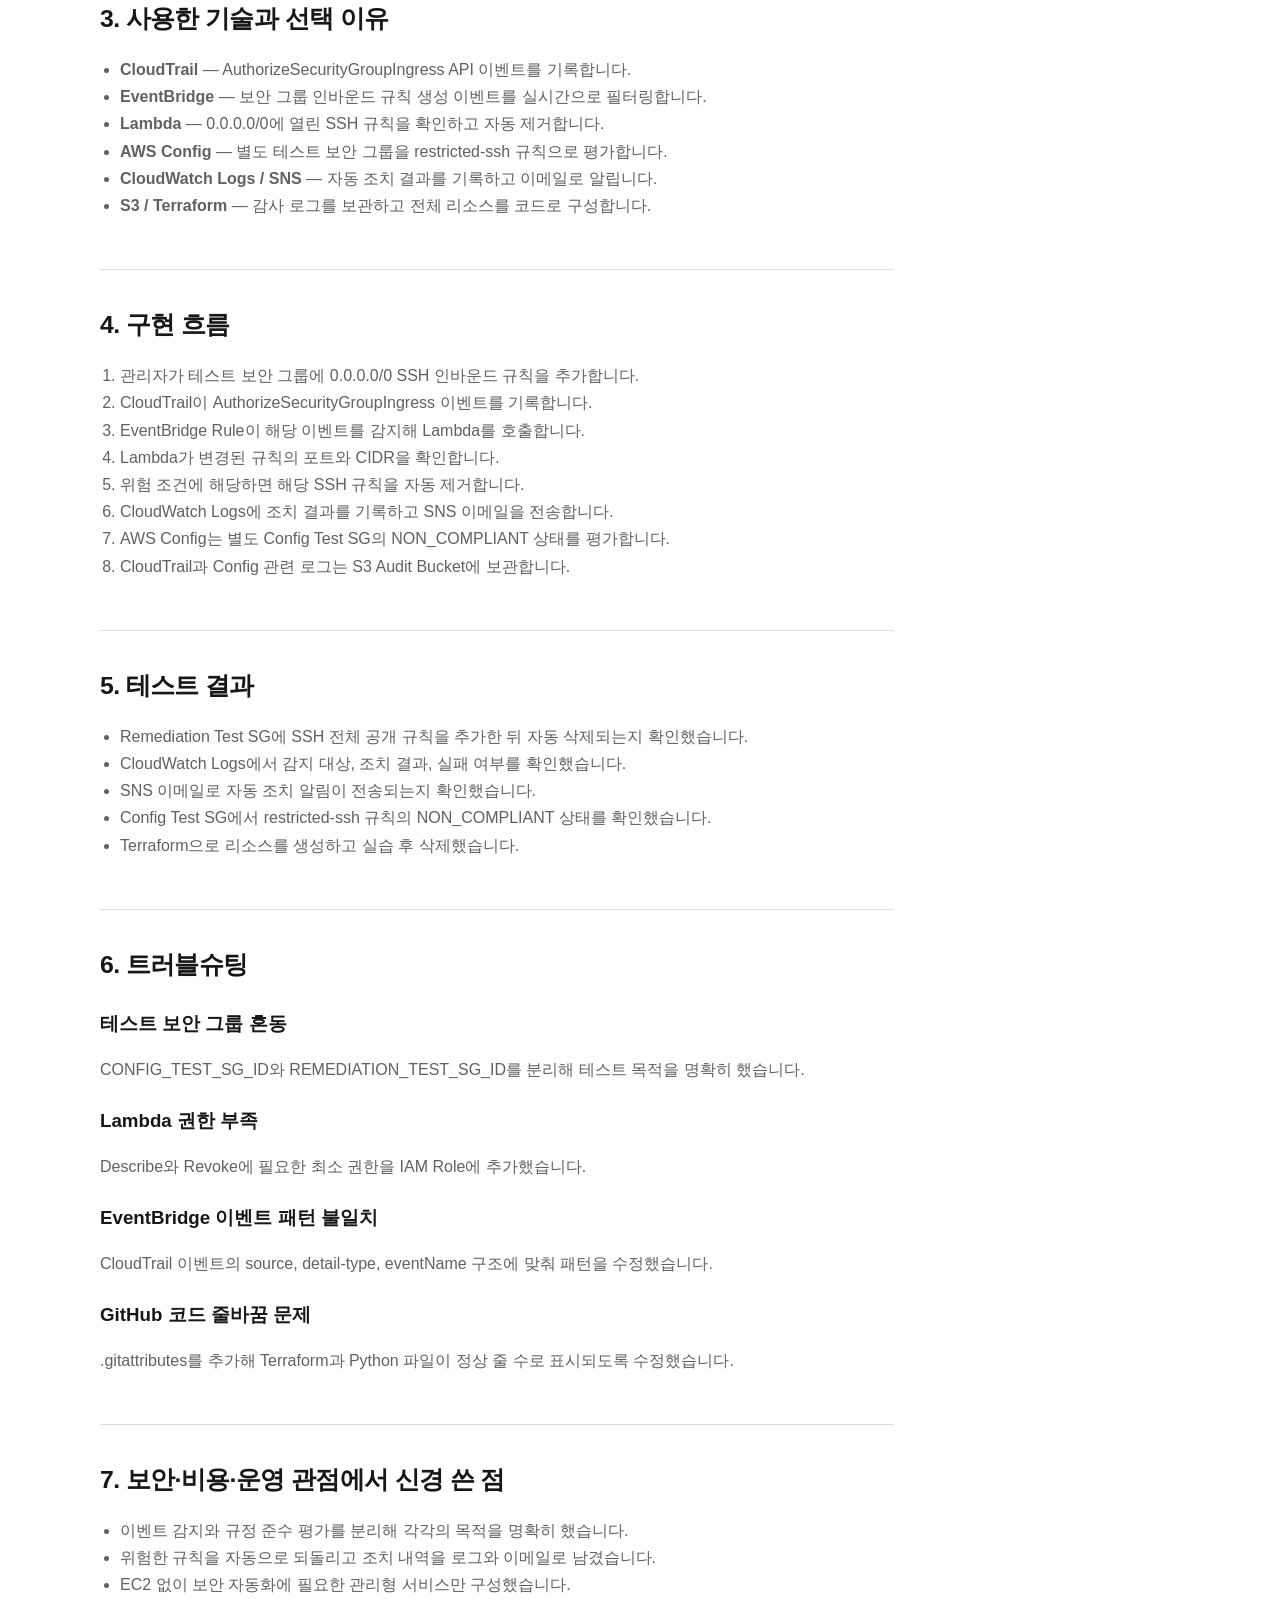
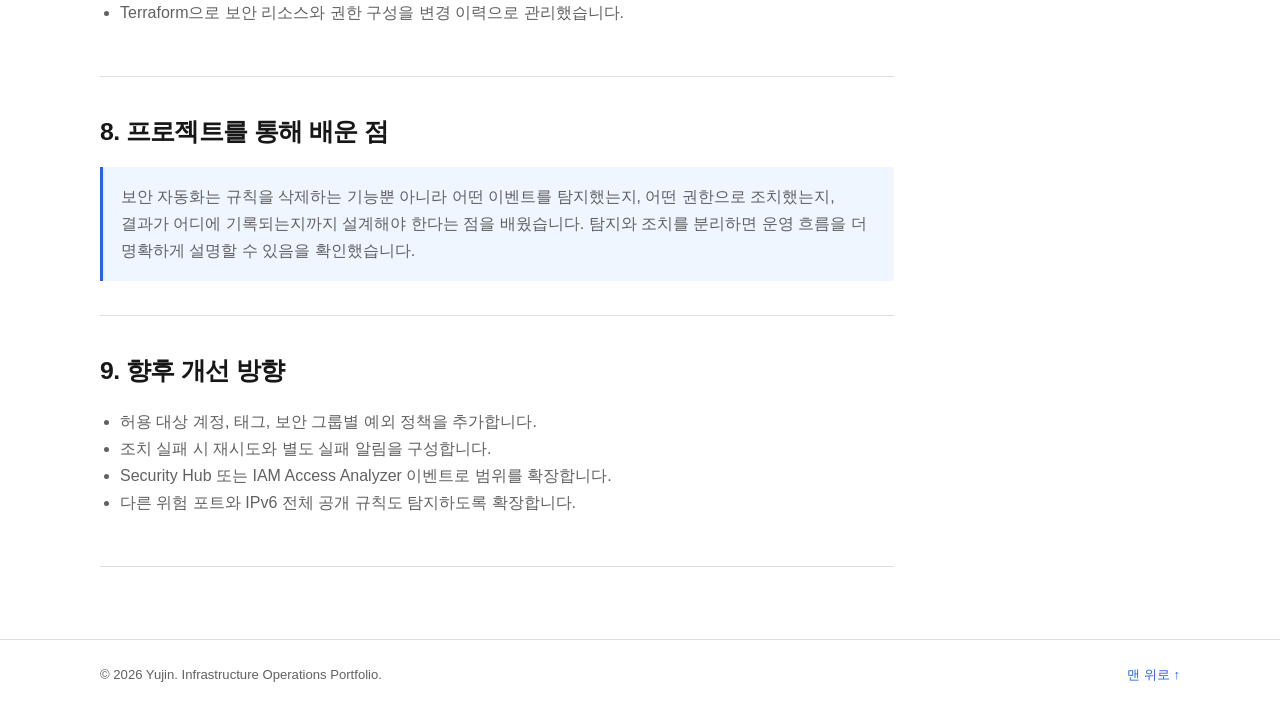
<file: projects/security-auto-remediation.html>
<!DOCTYPE html>
<html lang="ko">
<head>
  <meta charset="UTF-8">
  <meta name="viewport" content="width=device-width, initial-scale=1.0">
  <meta name="description" content="CloudTrail과 EventBridge로 위험한 SSH 인바운드 규칙 생성을 감지하고, Lambda가 규칙을 자동 제거한 뒤 로그와 알림으로 조치 결과를 남기는 보안 자동 대응 프로젝트입니다.">
  <title>AWS Security Auto Remediation - 보안 그룹 위험 규칙 자동 조치 | Infrastructure Operations Portfolio</title>
  <style>
:root {
  --bg: #ffffff;
  --soft: #f7f8fa;
  --text: #171717;
  --muted: #616161;
  --line: #dddddd;
  --blue: #2563eb;
  --blue-soft: #eff6ff;
  --container: 1080px;
}

* { box-sizing: border-box; }
html { scroll-behavior: smooth; scroll-padding-top: 76px; }
body {
  margin: 0;
  color: var(--text);
  background: var(--bg);
  font-family: "Pretendard", "Noto Sans KR", "Apple SD Gothic Neo", "Malgun Gothic", sans-serif;
  font-size: 16px;
  line-height: 1.7;
  word-break: keep-all;
}
img { display: block; max-width: 100%; }
a { color: inherit; text-decoration: none; }
.container { width: min(calc(100% - 40px), var(--container)); margin: 0 auto; }
.section { padding: 72px 0; }
.muted-section { background: var(--soft); border-top: 1px solid var(--line); border-bottom: 1px solid var(--line); }
.skip-link { position: fixed; top: -60px; left: 12px; z-index: 999; padding: 8px 12px; background: var(--blue); color: #fff; }
.skip-link:focus { top: 12px; }

.site-header {
  position: sticky;
  top: 0;
  z-index: 100;
  background: rgba(255,255,255,.96);
  border-bottom: 1px solid var(--line);
}
.header-inner { min-height: 64px; display: flex; align-items: center; justify-content: space-between; gap: 24px; }
.logo { display: flex; align-items: center; gap: 9px; font-weight: 700; }
.logo-mark { color: var(--blue); font-size: .84rem; font-weight: 800; }
.logo-text { font-size: .95rem; }
.main-nav { display: flex; gap: 24px; font-size: .92rem; font-weight: 600; }
.main-nav a { padding: 21px 0 18px; color: var(--muted); border-bottom: 2px solid transparent; }
.main-nav a:hover, .main-nav a:focus-visible, .main-nav a.active { color: var(--text); border-bottom-color: var(--blue); }

.eyebrow, .panel-label, .showcase-label, .directory-kicker {
  margin: 0 0 10px;
  color: var(--blue);
  font-size: .78rem;
  font-weight: 700;
  letter-spacing: .03em;
  text-transform: none;
}
.section-heading { max-width: 760px; margin-bottom: 32px; }
.section-heading h2, .project-group-heading h2 { margin: 0; font-size: clamp(1.75rem, 3.5vw, 2.4rem); line-height: 1.35; letter-spacing: -.03em; }
.section-heading > p:last-child { margin: 12px 0 0; color: var(--muted); }

.hero { padding: 90px 0 76px; border-bottom: 1px solid var(--line); }
.hero-grid, .projects-hero-grid { display: grid; grid-template-columns: minmax(0,1.3fr) minmax(280px,.7fr); gap: 56px; align-items: start; }
.hero h1, .page-hero h1, .projects-hero h1, .detail-hero h1 {
  margin: 0;
  font-size: clamp(2.5rem, 5.4vw, 4.5rem);
  line-height: 1.16;
  letter-spacing: -.055em;
}
.hero-description, .projects-hero-description, .detail-lead, .page-hero > .container > p:last-child {
  max-width: 760px;
  margin: 22px 0 0;
  color: var(--muted);
  font-size: 1.03rem;
}
.hero-actions, .detail-actions, .showcase-actions { display: flex; flex-wrap: wrap; gap: 10px; margin-top: 28px; }
.button {
  display: inline-flex;
  min-height: 43px;
  align-items: center;
  justify-content: center;
  padding: 0 17px;
  border: 1px solid var(--line);
  border-radius: 5px;
  background: #fff;
  font-size: .88rem;
  font-weight: 700;
}
.button:hover, .button:focus-visible { border-color: var(--blue); color: var(--blue); }
.button.primary { color: #fff; background: var(--blue); border-color: var(--blue); }
.button.primary:hover, .button.primary:focus-visible { color: #fff; background: #1d4ed8; }
.button.secondary, .light-button { background: #fff !important; color: var(--text) !important; }

.hero-panel, .project-summary-panel {
  padding: 0 0 0 26px;
  border-left: 2px solid var(--blue);
}
.hero-panel h2 { margin: 0 0 16px; font-size: 1.35rem; }
.profile-list { margin: 0; }
.profile-list div { padding: 13px 0; border-top: 1px solid var(--line); }
.profile-list dt { margin-bottom: 3px; font-size: .82rem; font-weight: 700; }
.profile-list dd { margin: 0; color: var(--muted); font-size: .9rem; }

.intro-card { max-width: 900px; padding: 0; }
.intro-card p { margin: 0; color: var(--muted); }
.intro-card p + p { margin-top: 14px; }
.profile-table-block { margin-top: 42px; }
.table-title-row { margin-bottom: 12px; }
.table-title-row h3 { margin: 0; font-size: 1.25rem; }
.table-wrap { overflow-x: auto; border-top: 2px solid var(--text); border-bottom: 1px solid var(--line); }
.portfolio-table { width: 100%; min-width: 680px; border-collapse: collapse; text-align: left; }
.portfolio-table th, .portfolio-table td { padding: 15px 14px; border-bottom: 1px solid var(--line); vertical-align: top; }
.portfolio-table th { background: transparent; font-size: .84rem; font-weight: 700; white-space: nowrap; }
.portfolio-table td { color: var(--muted); font-size: .91rem; }
.portfolio-table td:first-child { color: var(--text); font-weight: 600; }
.portfolio-table tbody tr:last-child td { border-bottom: 0; }
.education-table th:first-child, .education-table td:first-child { width: 22%; white-space: nowrap; }
.detail-education-table th:first-child, .detail-education-table td:first-child { width: 36%; }

.skill-grid { display: grid; grid-template-columns: repeat(2,minmax(0,1fr)); border-top: 1px solid var(--line); }
.skill-card { padding: 24px 0; border-bottom: 1px solid var(--line); }
.skill-card:nth-child(odd) { padding-right: 28px; }
.skill-card:nth-child(even) { padding-left: 28px; border-left: 1px solid var(--line); }
.skill-card:last-child:nth-child(odd) { grid-column: 1 / -1; padding-right: 0; }
.skill-card h3 { margin: 0 0 13px; font-size: 1.02rem; }
.skill-tags, .showcase-tags, .tags, .about-keywords { display: flex; flex-wrap: wrap; gap: 7px; }
.skill-tags span, .showcase-tags span, .tags span, .about-keywords span, .index-tags span {
  padding: 5px 8px;
  color: #334155;
  background: #fff;
  border: 1px solid var(--line);
  border-radius: 4px;
  font-size: .73rem;
  font-weight: 600;
}

.contact-box { display: flex; align-items: end; justify-content: space-between; gap: 40px; padding: 0; }
.contact-box h2 { max-width: 760px; margin: 0; font-size: clamp(1.6rem,3vw,2.25rem); line-height: 1.4; }
.contact-box p:last-child { margin: 10px 0 0; color: var(--muted); }
.contact-links { display: flex; flex-wrap: wrap; gap: 10px 24px; margin-top: 18px; }
.contact-links a { color: var(--blue); font-size: .92rem; font-weight: 600; }

.page-hero, .projects-hero, .detail-hero { padding: 82px 0 64px; border-bottom: 1px solid var(--line); }
.project-summary-panel > div { display: flex; align-items: baseline; justify-content: space-between; padding: 11px 0; border-bottom: 1px solid var(--line); }
.project-summary-panel strong { color: var(--blue); font-size: 1.6rem; }
.project-summary-panel span { font-size: .85rem; font-weight: 600; }
.project-summary-panel p { margin: 15px 0 0; color: var(--muted); font-size: .86rem; }

.project-index-section { background: #fff; }
.project-directory { border-top: 2px solid var(--text); }
.directory-group { padding: 26px 0 34px; border-bottom: 1px solid var(--line); }
.directory-group-heading { display: flex; justify-content: space-between; gap: 24px; align-items: end; margin-bottom: 12px; }
.directory-group-heading h3 { margin: 0; font-size: 1.18rem; }
.directory-count { color: var(--muted); font-size: .78rem; }
.directory-list { border-top: 1px solid var(--line); }
.directory-item {
  display: grid;
  grid-template-columns: 48px minmax(0,1fr) minmax(190px,.7fr) 24px;
  gap: 18px;
  align-items: center;
  min-height: 82px;
  padding: 13px 8px;
  border-top: 1px solid var(--line);
}
.directory-list .directory-item:first-child { border-top: 0; }
.directory-item:hover, .directory-item:focus-visible { background: var(--blue-soft); }
.directory-item-featured { background: #fafcff; }
.directory-number { color: var(--blue); font-size: .86rem; font-weight: 700; }
.directory-main { display: flex; flex-direction: column; }
.directory-main strong { font-size: 1rem; }
.directory-main small { margin-top: 3px; color: var(--muted); font-size: .84rem; }
.directory-tech { color: var(--muted); font-size: .78rem; text-align: right; }
.directory-arrow { color: var(--blue); }

.project-detail-list { background: #fff; }
.project-showcase { scroll-margin-top: 88px; padding: 46px 0; border-top: 1px solid var(--line); }
.project-showcase:first-of-type { border-top: 2px solid var(--text); }
.project-showcase + .project-showcase { margin-top: 0; }
.team-showcase, .highlighted-showcase { border-color: var(--line); }
.showcase-header { display: grid; grid-template-columns: 55px minmax(0,1fr); gap: 18px; }
.showcase-number { color: var(--blue); font-size: 1.2rem; font-weight: 700; }
.showcase-meta { display: flex; flex-wrap: wrap; gap: 7px 16px; color: var(--muted); font-size: .74rem; font-weight: 600; }
.showcase-title-wrap h3 { margin: 8px 0 0; font-size: clamp(1.55rem,3vw,2.15rem); line-height: 1.35; letter-spacing: -.03em; }
.showcase-title-wrap > p { max-width: 900px; margin: 12px 0 0; color: var(--muted); }
.showcase-tags { margin: 20px 0 24px 73px; }
.showcase-grid { display: grid; grid-template-columns: minmax(0,1fr); gap: 24px; align-items: start; }
.showcase-image { display: flex; flex-direction: column; align-items: center; overflow: hidden; margin: 0; padding: 8px; background: #fff; border: 1px solid var(--line); }
.showcase-image img { display: block; width: auto; max-width: 100%; height: auto; max-height: 620px; object-fit: contain; margin: 0 auto; }
.showcase-image figcaption { margin-top: 10px; color: var(--muted); font-size: .76rem; text-align: center; }
.showcase-content { display: flex; flex-direction: column; }
.showcase-block, .showcase-result { padding: 0 0 20px; }
.showcase-block + .showcase-block, .showcase-result + .showcase-block, .showcase-block + .showcase-result { padding-top: 20px; border-top: 1px solid var(--line); }
.showcase-block ul { margin: 0; padding-left: 18px; }
.showcase-block li, .showcase-block p:not(.showcase-label), .showcase-result p:not(.showcase-label) { color: var(--muted); font-size: .91rem; }
.showcase-block li + li { margin-top: 6px; }
.showcase-result { padding: 17px 18px; background: var(--blue-soft); border-left: 3px solid var(--blue); }
.showcase-result strong { display: block; margin-bottom: 6px; }
.showcase-actions { margin-top: 22px; }
.showcase-actions .button { min-height: 40px; font-size: .8rem; }

.breadcrumb { margin-bottom: 20px; color: var(--muted); font-size: .84rem; }
.breadcrumb a { color: var(--blue); font-weight: 600; }
.detail-layout { display: grid; grid-template-columns: minmax(0,1fr) 230px; gap: 56px; align-items: start; }
.detail-content section { padding: 34px 0; border-bottom: 1px solid var(--line); }
.detail-content section:first-child { padding-top: 0; }
.detail-content h2 { margin: 0 0 14px; font-size: 1.55rem; letter-spacing: -.025em; }
.detail-content h3 { margin: 22px 0 8px; }
.detail-content p, .detail-content li { color: var(--muted); }
.detail-content ul, .detail-content ol { padding-left: 20px; }
.detail-image { overflow: hidden; margin: 10px 0 0; padding: 8px; border: 1px solid var(--line); background: #fff; }
.detail-image img { display: block; width: auto; max-width: 100%; height: auto; object-fit: contain; margin: 0 auto; }
.detail-sidebar { position: sticky; top: 88px; padding-left: 18px; border-left: 1px solid var(--line); }
.detail-sidebar strong { display: block; margin-bottom: 10px; }
.detail-sidebar a { display: block; padding: 6px 0; color: var(--muted); font-size: .83rem; }
.detail-sidebar a:hover { color: var(--blue); }
.note-box { padding: 16px 18px; background: var(--blue-soft); border-left: 3px solid var(--blue); }
.note-box p { margin: 0; }

.about-grid, .background-grid { display: grid; grid-template-columns: repeat(2,minmax(0,1fr)); gap: 32px; }
.about-copy { color: var(--muted); }
.background-card { padding: 0; }
.background-card h3 { margin: 8px 0; }
.credential-list { margin: 12px 0 0; padding: 0; list-style: none; }
.credential-list li { display: flex; justify-content: space-between; gap: 18px; padding: 9px 0; border-top: 1px solid var(--line); }
.credential-list span { color: var(--muted); font-size: .82rem; }

.site-footer { padding: 24px 0; border-top: 1px solid var(--line); color: var(--muted); font-size: .82rem; }
.footer-inner { display: flex; justify-content: space-between; gap: 20px; }
.footer-inner p { margin: 0; }
.footer-inner a { color: var(--blue); }
.text-link { color: var(--blue); font-weight: 600; }
.project-list, .focus-grid, .journey-list { display: grid; gap: 18px; }

@media (max-width: 900px) {
  .hero-grid, .projects-hero-grid, .showcase-grid, .detail-layout, .about-grid, .background-grid { grid-template-columns: 1fr; }
  .showcase-image img { max-height: none; }
  .hero-panel, .project-summary-panel { padding: 22px 0 0; border-left: 0; border-top: 2px solid var(--blue); }
  .detail-sidebar { position: static; order: -1; padding: 0 0 14px; border-left: 0; border-bottom: 1px solid var(--line); }
  .directory-item { grid-template-columns: 42px minmax(0,1fr) 24px; }
  .directory-tech { display: none; }
}

@media (max-width: 700px) {
  .container { width: min(calc(100% - 32px), var(--container)); }
  .section { padding: 56px 0; }
  .header-inner { min-height: 58px; }
  .logo-text { display: inline; }
  .main-nav { gap: 16px; font-size: .84rem; }
  .main-nav a { padding: 18px 0 15px; }
  .hero, .page-hero, .projects-hero, .detail-hero { padding: 64px 0 50px; }
  .hero h1, .page-hero h1, .projects-hero h1, .detail-hero h1 { font-size: clamp(2.2rem,11vw,3.25rem); }
  .skill-grid { grid-template-columns: 1fr; }
  .skill-card:nth-child(odd), .skill-card:nth-child(even) { padding: 20px 0; border-left: 0; }
  .skill-card:last-child:nth-child(odd) { grid-column: auto; }
  .contact-box, .footer-inner { align-items: flex-start; flex-direction: column; }
  .contact-box .button { width: 100%; }
  .portfolio-table th, .portfolio-table td { padding: 13px 12px; }
  .showcase-header { grid-template-columns: 1fr; gap: 4px; }
  .showcase-tags { margin-left: 0; }
  .project-showcase { padding: 38px 0; }
  .showcase-image, .detail-image { padding: 5px; }
  .directory-item { min-height: 76px; padding: 12px 4px; }
  .directory-main small { white-space: normal; }
}

</style>
  <link rel="stylesheet" href="../assets/css/image-lightbox.css">
  <script src="../assets/js/image-lightbox.js" defer></script>
</head>
<body>
  <a class="skip-link" href="#detail-content">본문으로 바로가기</a>
  <header class="site-header">
    <div class="container header-inner">
      <a class="logo" href="../index.html" aria-label="포트폴리오 홈으로 이동"><span class="logo-text">Yujin Portfolio</span></a>
      <nav class="main-nav" aria-label="주요 메뉴">
        <a href="../index.html">Yujin</a>
        <a class="active" href="../projects.html" aria-current="page">Projects</a>
      </nav>
    </div>
  </header>

  <main id="detail-content">
    <section class="detail-hero">
      <div class="container">
        <div class="breadcrumb"><a href="../projects.html">Projects</a> / Project 05</div>
        <p class="eyebrow">Security Operations</p>
        <h1>AWS Security Auto Remediation - 보안 그룹 위험 규칙 자동 조치</h1>
        <p class="detail-lead">CloudTrail과 EventBridge로 위험한 SSH 인바운드 규칙 생성을 감지하고, Lambda가 규칙을 자동 제거한 뒤 로그와 알림으로 조치 결과를 남기는 보안 자동 대응 프로젝트입니다.</p>
        <div class="detail-actions">
          <a class="button primary" href="https://github.com/Yujajja/aws-security-auto-remediation" target="_blank" rel="noopener noreferrer">GitHub Repository</a>
          <a class="button secondary" href="../projects.html">프로젝트 목록</a>
        </div>
      </div>
    </section>

    <section class="section">
      <div class="container detail-layout">
        <article class="detail-content">
          <section id="reason">
            <h2>1. 프로젝트를 진행한 이유</h2>
            <p>운영자가 모든 보안 그룹 변경을 수동으로 확인하는 방식의 한계를 줄이기 위해 이벤트 기반 자동 조치 흐름을 실습했습니다.</p><p>탐지, 자동 조치, 규정 준수 평가, 감사 로그, 알림을 각각 구분해 보안 운영 흐름을 구성하는 것을 목표로 했습니다.</p>
          </section>

          <section id="architecture">
            <h2>2. 전체 아키텍처</h2>
            <div class="detail-image"><img src="../assets/images/projects/06-security/06-00-security-remediation-flow.png" alt="보안 그룹 변경을 CloudTrail과 EventBridge가 감지하고 Lambda가 자동 제거하며 Config가 규정 준수를 평가하는 흐름"></div>
          </section>

          <section id="technology">
            <h2>3. 사용한 기술과 선택 이유</h2>
            <ul><li><strong>CloudTrail</strong> — AuthorizeSecurityGroupIngress API 이벤트를 기록합니다.</li>
<li><strong>EventBridge</strong> — 보안 그룹 인바운드 규칙 생성 이벤트를 실시간으로 필터링합니다.</li>
<li><strong>Lambda</strong> — 0.0.0.0/0에 열린 SSH 규칙을 확인하고 자동 제거합니다.</li>
<li><strong>AWS Config</strong> — 별도 테스트 보안 그룹을 restricted-ssh 규칙으로 평가합니다.</li>
<li><strong>CloudWatch Logs / SNS</strong> — 자동 조치 결과를 기록하고 이메일로 알립니다.</li>
<li><strong>S3 / Terraform</strong> — 감사 로그를 보관하고 전체 리소스를 코드로 구성합니다.</li></ul>
          </section>

          <section id="implementation">
            <h2>4. 구현 흐름</h2>
            <ol><li>관리자가 테스트 보안 그룹에 0.0.0.0/0 SSH 인바운드 규칙을 추가합니다.</li>
<li>CloudTrail이 AuthorizeSecurityGroupIngress 이벤트를 기록합니다.</li>
<li>EventBridge Rule이 해당 이벤트를 감지해 Lambda를 호출합니다.</li>
<li>Lambda가 변경된 규칙의 포트와 CIDR을 확인합니다.</li>
<li>위험 조건에 해당하면 해당 SSH 규칙을 자동 제거합니다.</li>
<li>CloudWatch Logs에 조치 결과를 기록하고 SNS 이메일을 전송합니다.</li>
<li>AWS Config는 별도 Config Test SG의 NON_COMPLIANT 상태를 평가합니다.</li>
<li>CloudTrail과 Config 관련 로그는 S3 Audit Bucket에 보관합니다.</li></ol>
          </section>

          <section id="test">
            <h2>5. 테스트 결과</h2>
            <ul><li>Remediation Test SG에 SSH 전체 공개 규칙을 추가한 뒤 자동 삭제되는지 확인했습니다.</li>
<li>CloudWatch Logs에서 감지 대상, 조치 결과, 실패 여부를 확인했습니다.</li>
<li>SNS 이메일로 자동 조치 알림이 전송되는지 확인했습니다.</li>
<li>Config Test SG에서 restricted-ssh 규칙의 NON_COMPLIANT 상태를 확인했습니다.</li>
<li>Terraform으로 리소스를 생성하고 실습 후 삭제했습니다.</li></ul>
          </section>

          <section id="troubleshooting">
            <h2>6. 트러블슈팅</h2>
            <h3>테스트 보안 그룹 혼동</h3><p>CONFIG_TEST_SG_ID와 REMEDIATION_TEST_SG_ID를 분리해 테스트 목적을 명확히 했습니다.</p>
<h3>Lambda 권한 부족</h3><p>Describe와 Revoke에 필요한 최소 권한을 IAM Role에 추가했습니다.</p>
<h3>EventBridge 이벤트 패턴 불일치</h3><p>CloudTrail 이벤트의 source, detail-type, eventName 구조에 맞춰 패턴을 수정했습니다.</p>
<h3>GitHub 코드 줄바꿈 문제</h3><p>.gitattributes를 추가해 Terraform과 Python 파일이 정상 줄 수로 표시되도록 수정했습니다.</p>
          </section>

          <section id="operations">
            <h2>7. 보안·비용·운영 관점에서 신경 쓴 점</h2>
            <ul><li>이벤트 감지와 규정 준수 평가를 분리해 각각의 목적을 명확히 했습니다.</li>
<li>위험한 규칙을 자동으로 되돌리고 조치 내역을 로그와 이메일로 남겼습니다.</li>
<li>EC2 없이 보안 자동화에 필요한 관리형 서비스만 구성했습니다.</li>
<li>Terraform으로 보안 리소스와 권한 구성을 변경 이력으로 관리했습니다.</li></ul>
          </section>

          <section id="learned">
            <h2>8. 프로젝트를 통해 배운 점</h2>
            <div class="note-box"><p>보안 자동화는 규칙을 삭제하는 기능뿐 아니라 어떤 이벤트를 탐지했는지, 어떤 권한으로 조치했는지, 결과가 어디에 기록되는지까지 설계해야 한다는 점을 배웠습니다. 탐지와 조치를 분리하면 운영 흐름을 더 명확하게 설명할 수 있음을 확인했습니다.</p></div>
          </section>

          <section id="improvement">
            <h2>9. 향후 개선 방향</h2>
            <ul><li>허용 대상 계정, 태그, 보안 그룹별 예외 정책을 추가합니다.</li>
<li>조치 실패 시 재시도와 별도 실패 알림을 구성합니다.</li>
<li>Security Hub 또는 IAM Access Analyzer 이벤트로 범위를 확장합니다.</li>
<li>다른 위험 포트와 IPv6 전체 공개 규칙도 탐지하도록 확장합니다.</li></ul>
          </section>
        </article>

        <aside class="detail-sidebar" aria-label="상세 글 목차">
          <strong>Contents</strong>
          <a href="#reason">1. 진행한 이유</a>
          <a href="#architecture">2. 전체 아키텍처</a>
          <a href="#technology">3. 기술과 선택 이유</a>
          <a href="#implementation">4. 구현 흐름</a>
          <a href="#test">5. 테스트 결과</a>
          <a href="#troubleshooting">6. 트러블슈팅</a>
          <a href="#operations">7. 운영 관점</a>
          <a href="#learned">8. 배운 점</a>
          <a href="#improvement">9. 개선 방향</a>
        </aside>
      </div>
    </section>
  </main>

  <footer class="site-footer">
    <div class="container footer-inner"><p>© 2026 Yujin. Infrastructure Operations Portfolio.</p><a href="#detail-content">맨 위로 ↑</a></div>
  </footer>
</body>
</html>
</file>
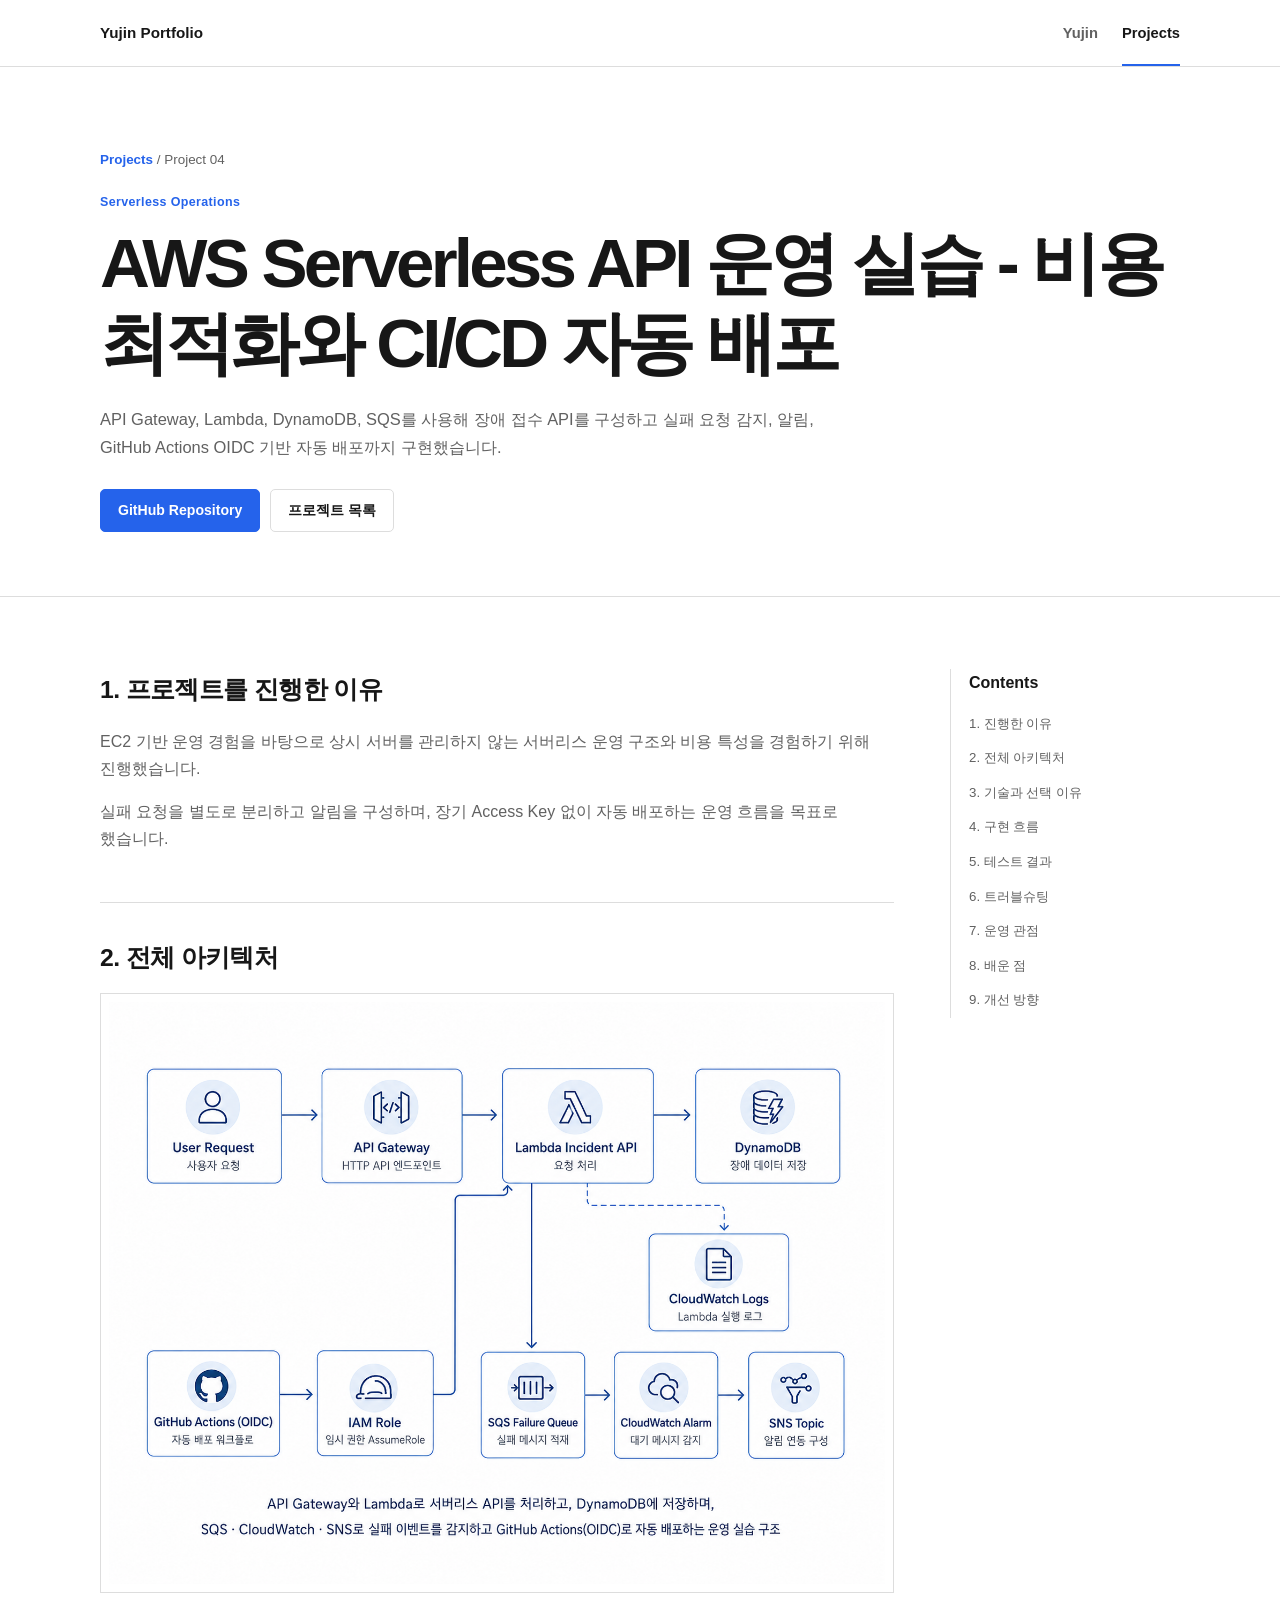
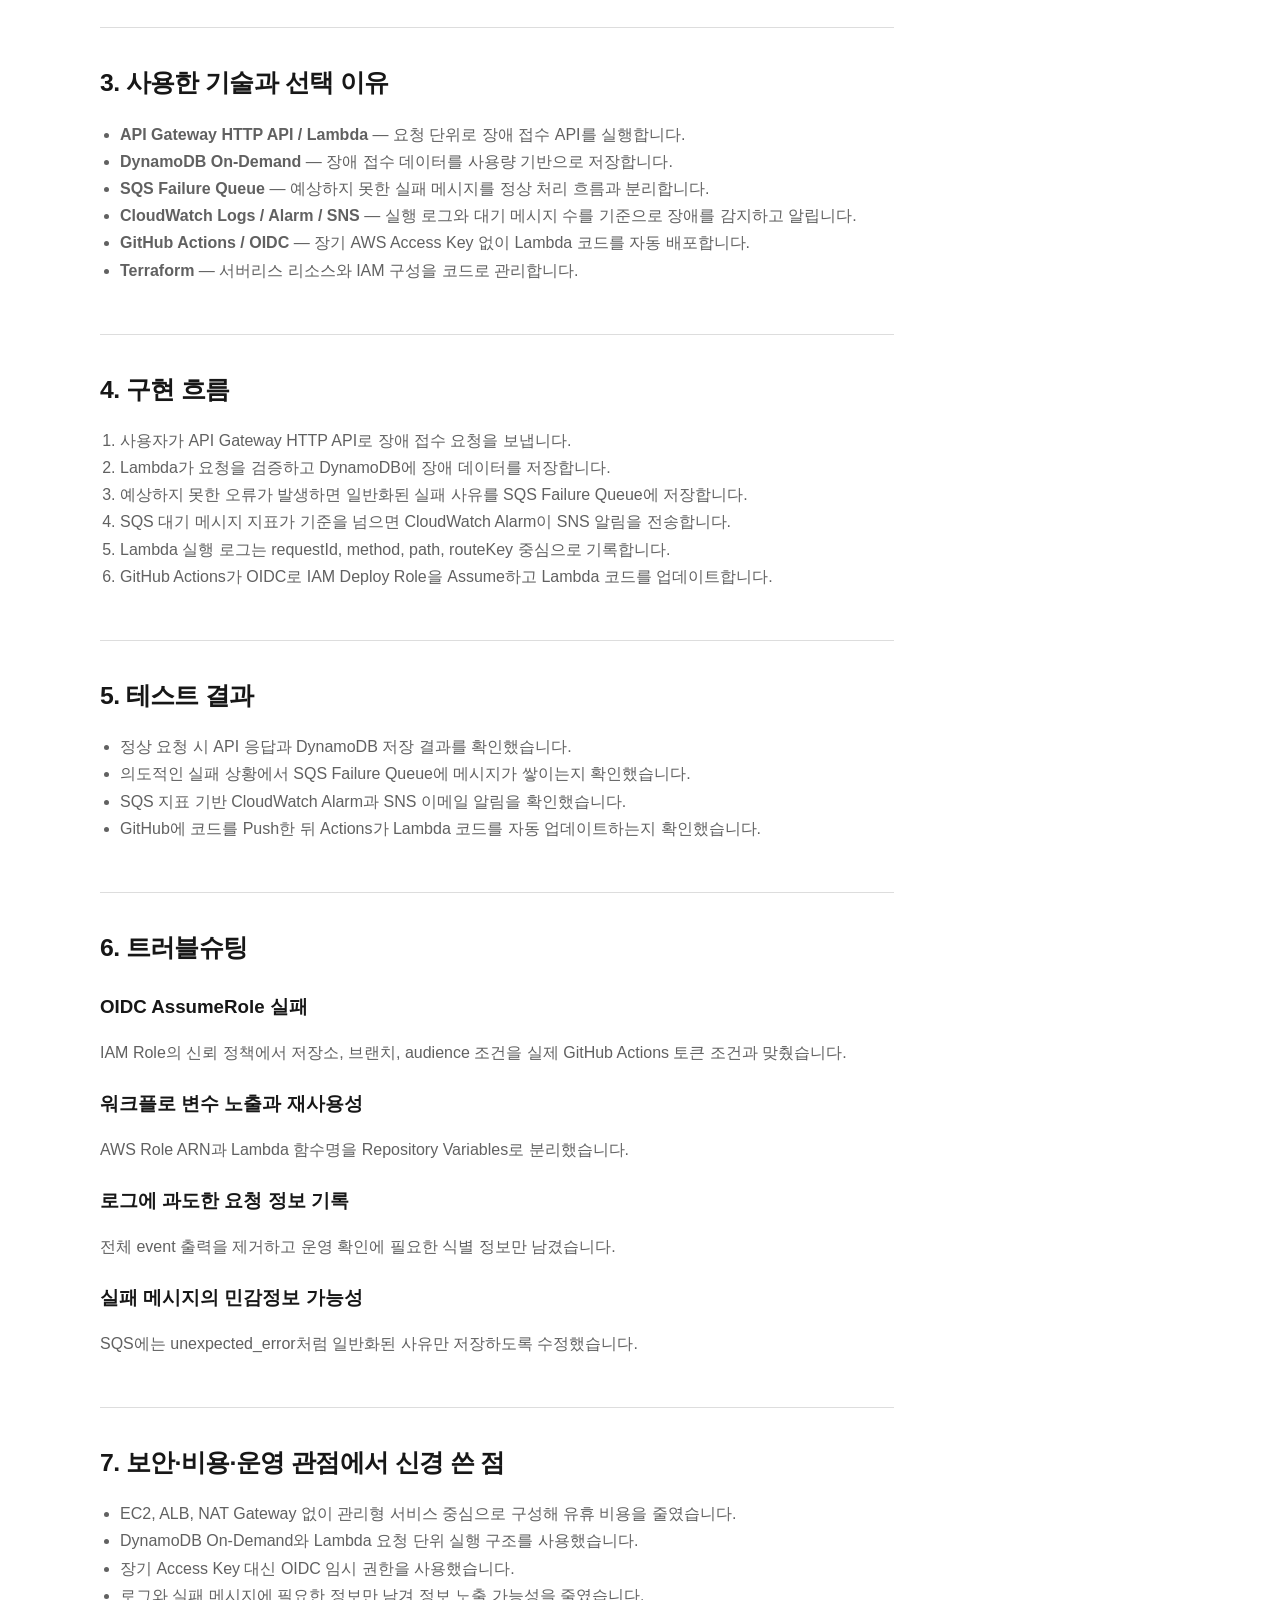
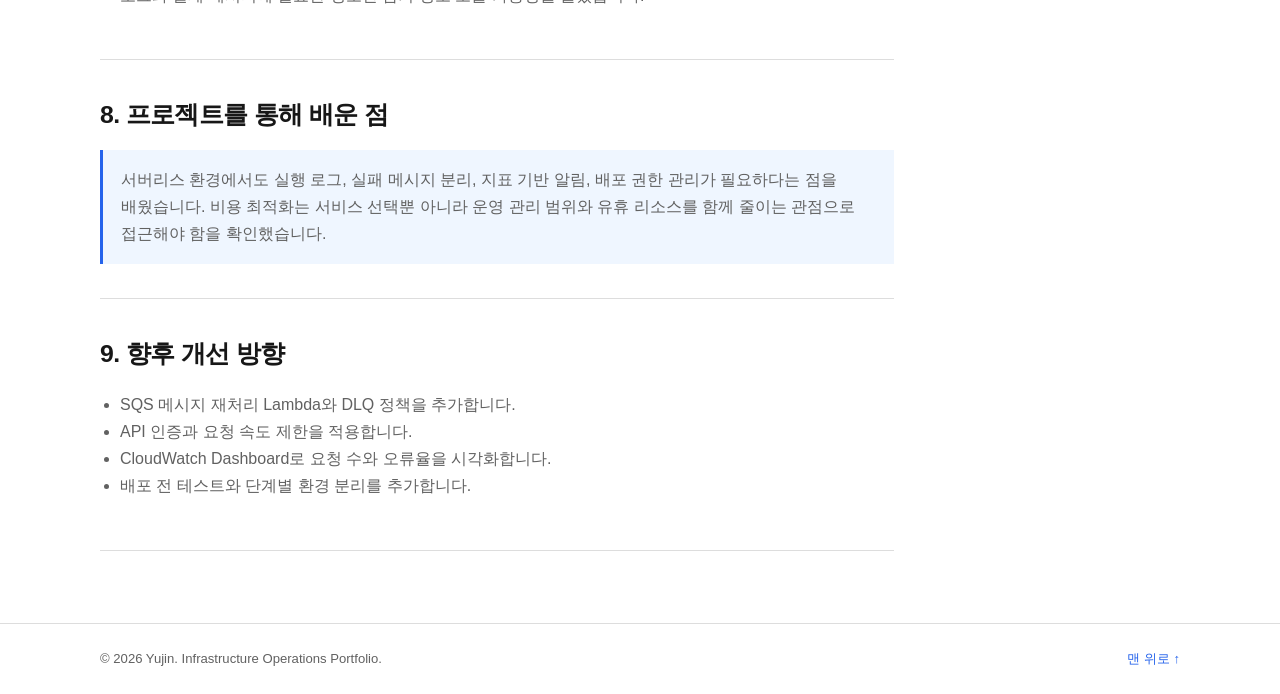
<file: projects/serverless-api-operations.html>
<!DOCTYPE html>
<html lang="ko">
<head>
  <meta charset="UTF-8">
  <meta name="viewport" content="width=device-width, initial-scale=1.0">
  <meta name="description" content="API Gateway, Lambda, DynamoDB, SQS를 사용해 장애 접수 API를 구성하고 실패 요청 감지, 알림, GitHub Actions OIDC 기반 자동 배포까지 구현했습니다.">
  <title>AWS Serverless API 운영 실습 - 비용 최적화와 CI/CD 자동 배포 | Infrastructure Operations Portfolio</title>
  <style>
:root {
  --bg: #ffffff;
  --soft: #f7f8fa;
  --text: #171717;
  --muted: #616161;
  --line: #dddddd;
  --blue: #2563eb;
  --blue-soft: #eff6ff;
  --container: 1080px;
}

* { box-sizing: border-box; }
html { scroll-behavior: smooth; scroll-padding-top: 76px; }
body {
  margin: 0;
  color: var(--text);
  background: var(--bg);
  font-family: "Pretendard", "Noto Sans KR", "Apple SD Gothic Neo", "Malgun Gothic", sans-serif;
  font-size: 16px;
  line-height: 1.7;
  word-break: keep-all;
}
img { display: block; max-width: 100%; }
a { color: inherit; text-decoration: none; }
.container { width: min(calc(100% - 40px), var(--container)); margin: 0 auto; }
.section { padding: 72px 0; }
.muted-section { background: var(--soft); border-top: 1px solid var(--line); border-bottom: 1px solid var(--line); }
.skip-link { position: fixed; top: -60px; left: 12px; z-index: 999; padding: 8px 12px; background: var(--blue); color: #fff; }
.skip-link:focus { top: 12px; }

.site-header {
  position: sticky;
  top: 0;
  z-index: 100;
  background: rgba(255,255,255,.96);
  border-bottom: 1px solid var(--line);
}
.header-inner { min-height: 64px; display: flex; align-items: center; justify-content: space-between; gap: 24px; }
.logo { display: flex; align-items: center; gap: 9px; font-weight: 700; }
.logo-mark { color: var(--blue); font-size: .84rem; font-weight: 800; }
.logo-text { font-size: .95rem; }
.main-nav { display: flex; gap: 24px; font-size: .92rem; font-weight: 600; }
.main-nav a { padding: 21px 0 18px; color: var(--muted); border-bottom: 2px solid transparent; }
.main-nav a:hover, .main-nav a:focus-visible, .main-nav a.active { color: var(--text); border-bottom-color: var(--blue); }

.eyebrow, .panel-label, .showcase-label, .directory-kicker {
  margin: 0 0 10px;
  color: var(--blue);
  font-size: .78rem;
  font-weight: 700;
  letter-spacing: .03em;
  text-transform: none;
}
.section-heading { max-width: 760px; margin-bottom: 32px; }
.section-heading h2, .project-group-heading h2 { margin: 0; font-size: clamp(1.75rem, 3.5vw, 2.4rem); line-height: 1.35; letter-spacing: -.03em; }
.section-heading > p:last-child { margin: 12px 0 0; color: var(--muted); }

.hero { padding: 90px 0 76px; border-bottom: 1px solid var(--line); }
.hero-grid, .projects-hero-grid { display: grid; grid-template-columns: minmax(0,1.3fr) minmax(280px,.7fr); gap: 56px; align-items: start; }
.hero h1, .page-hero h1, .projects-hero h1, .detail-hero h1 {
  margin: 0;
  font-size: clamp(2.5rem, 5.4vw, 4.5rem);
  line-height: 1.16;
  letter-spacing: -.055em;
}
.hero-description, .projects-hero-description, .detail-lead, .page-hero > .container > p:last-child {
  max-width: 760px;
  margin: 22px 0 0;
  color: var(--muted);
  font-size: 1.03rem;
}
.hero-actions, .detail-actions, .showcase-actions { display: flex; flex-wrap: wrap; gap: 10px; margin-top: 28px; }
.button {
  display: inline-flex;
  min-height: 43px;
  align-items: center;
  justify-content: center;
  padding: 0 17px;
  border: 1px solid var(--line);
  border-radius: 5px;
  background: #fff;
  font-size: .88rem;
  font-weight: 700;
}
.button:hover, .button:focus-visible { border-color: var(--blue); color: var(--blue); }
.button.primary { color: #fff; background: var(--blue); border-color: var(--blue); }
.button.primary:hover, .button.primary:focus-visible { color: #fff; background: #1d4ed8; }
.button.secondary, .light-button { background: #fff !important; color: var(--text) !important; }

.hero-panel, .project-summary-panel {
  padding: 0 0 0 26px;
  border-left: 2px solid var(--blue);
}
.hero-panel h2 { margin: 0 0 16px; font-size: 1.35rem; }
.profile-list { margin: 0; }
.profile-list div { padding: 13px 0; border-top: 1px solid var(--line); }
.profile-list dt { margin-bottom: 3px; font-size: .82rem; font-weight: 700; }
.profile-list dd { margin: 0; color: var(--muted); font-size: .9rem; }

.intro-card { max-width: 900px; padding: 0; }
.intro-card p { margin: 0; color: var(--muted); }
.intro-card p + p { margin-top: 14px; }
.profile-table-block { margin-top: 42px; }
.table-title-row { margin-bottom: 12px; }
.table-title-row h3 { margin: 0; font-size: 1.25rem; }
.table-wrap { overflow-x: auto; border-top: 2px solid var(--text); border-bottom: 1px solid var(--line); }
.portfolio-table { width: 100%; min-width: 680px; border-collapse: collapse; text-align: left; }
.portfolio-table th, .portfolio-table td { padding: 15px 14px; border-bottom: 1px solid var(--line); vertical-align: top; }
.portfolio-table th { background: transparent; font-size: .84rem; font-weight: 700; white-space: nowrap; }
.portfolio-table td { color: var(--muted); font-size: .91rem; }
.portfolio-table td:first-child { color: var(--text); font-weight: 600; }
.portfolio-table tbody tr:last-child td { border-bottom: 0; }
.education-table th:first-child, .education-table td:first-child { width: 22%; white-space: nowrap; }
.detail-education-table th:first-child, .detail-education-table td:first-child { width: 36%; }

.skill-grid { display: grid; grid-template-columns: repeat(2,minmax(0,1fr)); border-top: 1px solid var(--line); }
.skill-card { padding: 24px 0; border-bottom: 1px solid var(--line); }
.skill-card:nth-child(odd) { padding-right: 28px; }
.skill-card:nth-child(even) { padding-left: 28px; border-left: 1px solid var(--line); }
.skill-card:last-child:nth-child(odd) { grid-column: 1 / -1; padding-right: 0; }
.skill-card h3 { margin: 0 0 13px; font-size: 1.02rem; }
.skill-tags, .showcase-tags, .tags, .about-keywords { display: flex; flex-wrap: wrap; gap: 7px; }
.skill-tags span, .showcase-tags span, .tags span, .about-keywords span, .index-tags span {
  padding: 5px 8px;
  color: #334155;
  background: #fff;
  border: 1px solid var(--line);
  border-radius: 4px;
  font-size: .73rem;
  font-weight: 600;
}

.contact-box { display: flex; align-items: end; justify-content: space-between; gap: 40px; padding: 0; }
.contact-box h2 { max-width: 760px; margin: 0; font-size: clamp(1.6rem,3vw,2.25rem); line-height: 1.4; }
.contact-box p:last-child { margin: 10px 0 0; color: var(--muted); }
.contact-links { display: flex; flex-wrap: wrap; gap: 10px 24px; margin-top: 18px; }
.contact-links a { color: var(--blue); font-size: .92rem; font-weight: 600; }

.page-hero, .projects-hero, .detail-hero { padding: 82px 0 64px; border-bottom: 1px solid var(--line); }
.project-summary-panel > div { display: flex; align-items: baseline; justify-content: space-between; padding: 11px 0; border-bottom: 1px solid var(--line); }
.project-summary-panel strong { color: var(--blue); font-size: 1.6rem; }
.project-summary-panel span { font-size: .85rem; font-weight: 600; }
.project-summary-panel p { margin: 15px 0 0; color: var(--muted); font-size: .86rem; }

.project-index-section { background: #fff; }
.project-directory { border-top: 2px solid var(--text); }
.directory-group { padding: 26px 0 34px; border-bottom: 1px solid var(--line); }
.directory-group-heading { display: flex; justify-content: space-between; gap: 24px; align-items: end; margin-bottom: 12px; }
.directory-group-heading h3 { margin: 0; font-size: 1.18rem; }
.directory-count { color: var(--muted); font-size: .78rem; }
.directory-list { border-top: 1px solid var(--line); }
.directory-item {
  display: grid;
  grid-template-columns: 48px minmax(0,1fr) minmax(190px,.7fr) 24px;
  gap: 18px;
  align-items: center;
  min-height: 82px;
  padding: 13px 8px;
  border-top: 1px solid var(--line);
}
.directory-list .directory-item:first-child { border-top: 0; }
.directory-item:hover, .directory-item:focus-visible { background: var(--blue-soft); }
.directory-item-featured { background: #fafcff; }
.directory-number { color: var(--blue); font-size: .86rem; font-weight: 700; }
.directory-main { display: flex; flex-direction: column; }
.directory-main strong { font-size: 1rem; }
.directory-main small { margin-top: 3px; color: var(--muted); font-size: .84rem; }
.directory-tech { color: var(--muted); font-size: .78rem; text-align: right; }
.directory-arrow { color: var(--blue); }

.project-detail-list { background: #fff; }
.project-showcase { scroll-margin-top: 88px; padding: 46px 0; border-top: 1px solid var(--line); }
.project-showcase:first-of-type { border-top: 2px solid var(--text); }
.project-showcase + .project-showcase { margin-top: 0; }
.team-showcase, .highlighted-showcase { border-color: var(--line); }
.showcase-header { display: grid; grid-template-columns: 55px minmax(0,1fr); gap: 18px; }
.showcase-number { color: var(--blue); font-size: 1.2rem; font-weight: 700; }
.showcase-meta { display: flex; flex-wrap: wrap; gap: 7px 16px; color: var(--muted); font-size: .74rem; font-weight: 600; }
.showcase-title-wrap h3 { margin: 8px 0 0; font-size: clamp(1.55rem,3vw,2.15rem); line-height: 1.35; letter-spacing: -.03em; }
.showcase-title-wrap > p { max-width: 900px; margin: 12px 0 0; color: var(--muted); }
.showcase-tags { margin: 20px 0 24px 73px; }
.showcase-grid { display: grid; grid-template-columns: minmax(0,1fr); gap: 24px; align-items: start; }
.showcase-image { display: flex; flex-direction: column; align-items: center; overflow: hidden; margin: 0; padding: 8px; background: #fff; border: 1px solid var(--line); }
.showcase-image img { display: block; width: auto; max-width: 100%; height: auto; max-height: 620px; object-fit: contain; margin: 0 auto; }
.showcase-image figcaption { margin-top: 10px; color: var(--muted); font-size: .76rem; text-align: center; }
.showcase-content { display: flex; flex-direction: column; }
.showcase-block, .showcase-result { padding: 0 0 20px; }
.showcase-block + .showcase-block, .showcase-result + .showcase-block, .showcase-block + .showcase-result { padding-top: 20px; border-top: 1px solid var(--line); }
.showcase-block ul { margin: 0; padding-left: 18px; }
.showcase-block li, .showcase-block p:not(.showcase-label), .showcase-result p:not(.showcase-label) { color: var(--muted); font-size: .91rem; }
.showcase-block li + li { margin-top: 6px; }
.showcase-result { padding: 17px 18px; background: var(--blue-soft); border-left: 3px solid var(--blue); }
.showcase-result strong { display: block; margin-bottom: 6px; }
.showcase-actions { margin-top: 22px; }
.showcase-actions .button { min-height: 40px; font-size: .8rem; }

.breadcrumb { margin-bottom: 20px; color: var(--muted); font-size: .84rem; }
.breadcrumb a { color: var(--blue); font-weight: 600; }
.detail-layout { display: grid; grid-template-columns: minmax(0,1fr) 230px; gap: 56px; align-items: start; }
.detail-content section { padding: 34px 0; border-bottom: 1px solid var(--line); }
.detail-content section:first-child { padding-top: 0; }
.detail-content h2 { margin: 0 0 14px; font-size: 1.55rem; letter-spacing: -.025em; }
.detail-content h3 { margin: 22px 0 8px; }
.detail-content p, .detail-content li { color: var(--muted); }
.detail-content ul, .detail-content ol { padding-left: 20px; }
.detail-image { overflow: hidden; margin: 10px 0 0; padding: 8px; border: 1px solid var(--line); background: #fff; }
.detail-image img { display: block; width: auto; max-width: 100%; height: auto; object-fit: contain; margin: 0 auto; }
.detail-sidebar { position: sticky; top: 88px; padding-left: 18px; border-left: 1px solid var(--line); }
.detail-sidebar strong { display: block; margin-bottom: 10px; }
.detail-sidebar a { display: block; padding: 6px 0; color: var(--muted); font-size: .83rem; }
.detail-sidebar a:hover { color: var(--blue); }
.note-box { padding: 16px 18px; background: var(--blue-soft); border-left: 3px solid var(--blue); }
.note-box p { margin: 0; }

.about-grid, .background-grid { display: grid; grid-template-columns: repeat(2,minmax(0,1fr)); gap: 32px; }
.about-copy { color: var(--muted); }
.background-card { padding: 0; }
.background-card h3 { margin: 8px 0; }
.credential-list { margin: 12px 0 0; padding: 0; list-style: none; }
.credential-list li { display: flex; justify-content: space-between; gap: 18px; padding: 9px 0; border-top: 1px solid var(--line); }
.credential-list span { color: var(--muted); font-size: .82rem; }

.site-footer { padding: 24px 0; border-top: 1px solid var(--line); color: var(--muted); font-size: .82rem; }
.footer-inner { display: flex; justify-content: space-between; gap: 20px; }
.footer-inner p { margin: 0; }
.footer-inner a { color: var(--blue); }
.text-link { color: var(--blue); font-weight: 600; }
.project-list, .focus-grid, .journey-list { display: grid; gap: 18px; }

@media (max-width: 900px) {
  .hero-grid, .projects-hero-grid, .showcase-grid, .detail-layout, .about-grid, .background-grid { grid-template-columns: 1fr; }
  .showcase-image img { max-height: none; }
  .hero-panel, .project-summary-panel { padding: 22px 0 0; border-left: 0; border-top: 2px solid var(--blue); }
  .detail-sidebar { position: static; order: -1; padding: 0 0 14px; border-left: 0; border-bottom: 1px solid var(--line); }
  .directory-item { grid-template-columns: 42px minmax(0,1fr) 24px; }
  .directory-tech { display: none; }
}

@media (max-width: 700px) {
  .container { width: min(calc(100% - 32px), var(--container)); }
  .section { padding: 56px 0; }
  .header-inner { min-height: 58px; }
  .logo-text { display: inline; }
  .main-nav { gap: 16px; font-size: .84rem; }
  .main-nav a { padding: 18px 0 15px; }
  .hero, .page-hero, .projects-hero, .detail-hero { padding: 64px 0 50px; }
  .hero h1, .page-hero h1, .projects-hero h1, .detail-hero h1 { font-size: clamp(2.2rem,11vw,3.25rem); }
  .skill-grid { grid-template-columns: 1fr; }
  .skill-card:nth-child(odd), .skill-card:nth-child(even) { padding: 20px 0; border-left: 0; }
  .skill-card:last-child:nth-child(odd) { grid-column: auto; }
  .contact-box, .footer-inner { align-items: flex-start; flex-direction: column; }
  .contact-box .button { width: 100%; }
  .portfolio-table th, .portfolio-table td { padding: 13px 12px; }
  .showcase-header { grid-template-columns: 1fr; gap: 4px; }
  .showcase-tags { margin-left: 0; }
  .project-showcase { padding: 38px 0; }
  .showcase-image, .detail-image { padding: 5px; }
  .directory-item { min-height: 76px; padding: 12px 4px; }
  .directory-main small { white-space: normal; }
}

</style>
  <link rel="stylesheet" href="../assets/css/image-lightbox.css">
  <script src="../assets/js/image-lightbox.js" defer></script>
</head>
<body>
  <a class="skip-link" href="#detail-content">본문으로 바로가기</a>
  <header class="site-header">
    <div class="container header-inner">
      <a class="logo" href="../index.html" aria-label="포트폴리오 홈으로 이동"><span class="logo-text">Yujin Portfolio</span></a>
      <nav class="main-nav" aria-label="주요 메뉴">
        <a href="../index.html">Yujin</a>
        <a class="active" href="../projects.html" aria-current="page">Projects</a>
      </nav>
    </div>
  </header>

  <main id="detail-content">
    <section class="detail-hero">
      <div class="container">
        <div class="breadcrumb"><a href="../projects.html">Projects</a> / Project 04</div>
        <p class="eyebrow">Serverless Operations</p>
        <h1>AWS Serverless API 운영 실습 - 비용 최적화와 CI/CD 자동 배포</h1>
        <p class="detail-lead">API Gateway, Lambda, DynamoDB, SQS를 사용해 장애 접수 API를 구성하고 실패 요청 감지, 알림, GitHub Actions OIDC 기반 자동 배포까지 구현했습니다.</p>
        <div class="detail-actions">
          <a class="button primary" href="https://github.com/Yujajja/aws-serverless-api-ops" target="_blank" rel="noopener noreferrer">GitHub Repository</a>
          <a class="button secondary" href="../projects.html">프로젝트 목록</a>
        </div>
      </div>
    </section>

    <section class="section">
      <div class="container detail-layout">
        <article class="detail-content">
          <section id="reason">
            <h2>1. 프로젝트를 진행한 이유</h2>
            <p>EC2 기반 운영 경험을 바탕으로 상시 서버를 관리하지 않는 서버리스 운영 구조와 비용 특성을 경험하기 위해 진행했습니다.</p><p>실패 요청을 별도로 분리하고 알림을 구성하며, 장기 Access Key 없이 자동 배포하는 운영 흐름을 목표로 했습니다.</p>
          </section>

          <section id="architecture">
            <h2>2. 전체 아키텍처</h2>
            <div class="detail-image"><img src="../assets/images/projects/05-serverless/05-00-serverless-api-architecture.png" alt="API Gateway, Lambda, DynamoDB, SQS, CloudWatch, SNS와 GitHub Actions OIDC로 구성된 서버리스 운영 아키텍처"></div>
          </section>

          <section id="technology">
            <h2>3. 사용한 기술과 선택 이유</h2>
            <ul><li><strong>API Gateway HTTP API / Lambda</strong> — 요청 단위로 장애 접수 API를 실행합니다.</li>
<li><strong>DynamoDB On-Demand</strong> — 장애 접수 데이터를 사용량 기반으로 저장합니다.</li>
<li><strong>SQS Failure Queue</strong> — 예상하지 못한 실패 메시지를 정상 처리 흐름과 분리합니다.</li>
<li><strong>CloudWatch Logs / Alarm / SNS</strong> — 실행 로그와 대기 메시지 수를 기준으로 장애를 감지하고 알립니다.</li>
<li><strong>GitHub Actions / OIDC</strong> — 장기 AWS Access Key 없이 Lambda 코드를 자동 배포합니다.</li>
<li><strong>Terraform</strong> — 서버리스 리소스와 IAM 구성을 코드로 관리합니다.</li></ul>
          </section>

          <section id="implementation">
            <h2>4. 구현 흐름</h2>
            <ol><li>사용자가 API Gateway HTTP API로 장애 접수 요청을 보냅니다.</li>
<li>Lambda가 요청을 검증하고 DynamoDB에 장애 데이터를 저장합니다.</li>
<li>예상하지 못한 오류가 발생하면 일반화된 실패 사유를 SQS Failure Queue에 저장합니다.</li>
<li>SQS 대기 메시지 지표가 기준을 넘으면 CloudWatch Alarm이 SNS 알림을 전송합니다.</li>
<li>Lambda 실행 로그는 requestId, method, path, routeKey 중심으로 기록합니다.</li>
<li>GitHub Actions가 OIDC로 IAM Deploy Role을 Assume하고 Lambda 코드를 업데이트합니다.</li></ol>
          </section>

          <section id="test">
            <h2>5. 테스트 결과</h2>
            <ul><li>정상 요청 시 API 응답과 DynamoDB 저장 결과를 확인했습니다.</li>
<li>의도적인 실패 상황에서 SQS Failure Queue에 메시지가 쌓이는지 확인했습니다.</li>
<li>SQS 지표 기반 CloudWatch Alarm과 SNS 이메일 알림을 확인했습니다.</li>
<li>GitHub에 코드를 Push한 뒤 Actions가 Lambda 코드를 자동 업데이트하는지 확인했습니다.</li></ul>
          </section>

          <section id="troubleshooting">
            <h2>6. 트러블슈팅</h2>
            <h3>OIDC AssumeRole 실패</h3><p>IAM Role의 신뢰 정책에서 저장소, 브랜치, audience 조건을 실제 GitHub Actions 토큰 조건과 맞췄습니다.</p>
<h3>워크플로 변수 노출과 재사용성</h3><p>AWS Role ARN과 Lambda 함수명을 Repository Variables로 분리했습니다.</p>
<h3>로그에 과도한 요청 정보 기록</h3><p>전체 event 출력을 제거하고 운영 확인에 필요한 식별 정보만 남겼습니다.</p>
<h3>실패 메시지의 민감정보 가능성</h3><p>SQS에는 unexpected_error처럼 일반화된 사유만 저장하도록 수정했습니다.</p>
          </section>

          <section id="operations">
            <h2>7. 보안·비용·운영 관점에서 신경 쓴 점</h2>
            <ul><li>EC2, ALB, NAT Gateway 없이 관리형 서비스 중심으로 구성해 유휴 비용을 줄였습니다.</li>
<li>DynamoDB On-Demand와 Lambda 요청 단위 실행 구조를 사용했습니다.</li>
<li>장기 Access Key 대신 OIDC 임시 권한을 사용했습니다.</li>
<li>로그와 실패 메시지에 필요한 정보만 남겨 정보 노출 가능성을 줄였습니다.</li></ul>
          </section>

          <section id="learned">
            <h2>8. 프로젝트를 통해 배운 점</h2>
            <div class="note-box"><p>서버리스 환경에서도 실행 로그, 실패 메시지 분리, 지표 기반 알림, 배포 권한 관리가 필요하다는 점을 배웠습니다. 비용 최적화는 서비스 선택뿐 아니라 운영 관리 범위와 유휴 리소스를 함께 줄이는 관점으로 접근해야 함을 확인했습니다.</p></div>
          </section>

          <section id="improvement">
            <h2>9. 향후 개선 방향</h2>
            <ul><li>SQS 메시지 재처리 Lambda와 DLQ 정책을 추가합니다.</li>
<li>API 인증과 요청 속도 제한을 적용합니다.</li>
<li>CloudWatch Dashboard로 요청 수와 오류율을 시각화합니다.</li>
<li>배포 전 테스트와 단계별 환경 분리를 추가합니다.</li></ul>
          </section>
        </article>

        <aside class="detail-sidebar" aria-label="상세 글 목차">
          <strong>Contents</strong>
          <a href="#reason">1. 진행한 이유</a>
          <a href="#architecture">2. 전체 아키텍처</a>
          <a href="#technology">3. 기술과 선택 이유</a>
          <a href="#implementation">4. 구현 흐름</a>
          <a href="#test">5. 테스트 결과</a>
          <a href="#troubleshooting">6. 트러블슈팅</a>
          <a href="#operations">7. 운영 관점</a>
          <a href="#learned">8. 배운 점</a>
          <a href="#improvement">9. 개선 방향</a>
        </aside>
      </div>
    </section>
  </main>

  <footer class="site-footer">
    <div class="container footer-inner"><p>© 2026 Yujin. Infrastructure Operations Portfolio.</p><a href="#detail-content">맨 위로 ↑</a></div>
  </footer>
</body>
</html>
</file>
<file: assets/css/style.css>
:root {
  --bg: #ffffff;
  --soft: #f7f8fa;
  --text: #171717;
  --muted: #616161;
  --line: #dddddd;
  --blue: #2563eb;
  --blue-soft: #eff6ff;
  --container: 1080px;
}

* { box-sizing: border-box; }
html { scroll-behavior: smooth; scroll-padding-top: 76px; }
body {
  margin: 0;
  color: var(--text);
  background: var(--bg);
  font-family: "Pretendard", "Noto Sans KR", "Apple SD Gothic Neo", "Malgun Gothic", sans-serif;
  font-size: 16px;
  line-height: 1.7;
  word-break: keep-all;
}
img { display: block; max-width: 100%; }
a { color: inherit; text-decoration: none; }
.container { width: min(calc(100% - 40px), var(--container)); margin: 0 auto; }
.section { padding: 72px 0; }
.muted-section { background: var(--soft); border-top: 1px solid var(--line); border-bottom: 1px solid var(--line); }
.skip-link { position: fixed; top: -60px; left: 12px; z-index: 999; padding: 8px 12px; background: var(--blue); color: #fff; }
.skip-link:focus { top: 12px; }

.site-header {
  position: sticky;
  top: 0;
  z-index: 100;
  background: rgba(255,255,255,.96);
  border-bottom: 1px solid var(--line);
}
.header-inner { min-height: 64px; display: flex; align-items: center; justify-content: space-between; gap: 24px; }
.logo { display: flex; align-items: center; gap: 9px; font-weight: 700; }
.logo-mark { color: var(--blue); font-size: .84rem; font-weight: 800; }
.logo-text { font-size: .95rem; }
.main-nav { display: flex; gap: 24px; font-size: .92rem; font-weight: 600; }
.main-nav a { padding: 21px 0 18px; color: var(--muted); border-bottom: 2px solid transparent; }
.main-nav a:hover, .main-nav a:focus-visible, .main-nav a.active { color: var(--text); border-bottom-color: var(--blue); }

.eyebrow, .panel-label, .showcase-label, .directory-kicker {
  margin: 0 0 10px;
  color: var(--blue);
  font-size: .78rem;
  font-weight: 700;
  letter-spacing: .03em;
  text-transform: none;
}
.section-heading { max-width: 760px; margin-bottom: 32px; }
.section-heading h2, .project-group-heading h2 { margin: 0; font-size: clamp(1.75rem, 3.5vw, 2.4rem); line-height: 1.35; letter-spacing: -.03em; }
.section-heading > p:last-child { margin: 12px 0 0; color: var(--muted); }

.hero { padding: 90px 0 76px; border-bottom: 1px solid var(--line); }
.hero-grid, .projects-hero-grid { display: grid; grid-template-columns: minmax(0,1.3fr) minmax(280px,.7fr); gap: 56px; align-items: start; }
.hero h1, .page-hero h1, .projects-hero h1, .detail-hero h1 {
  margin: 0;
  font-size: clamp(2.5rem, 5.4vw, 4.5rem);
  line-height: 1.16;
  letter-spacing: -.055em;
}
.hero-description, .projects-hero-description, .detail-lead, .page-hero > .container > p:last-child {
  max-width: 760px;
  margin: 22px 0 0;
  color: var(--muted);
  font-size: 1.03rem;
}
.hero-actions, .detail-actions, .showcase-actions { display: flex; flex-wrap: wrap; gap: 10px; margin-top: 28px; }
.button {
  display: inline-flex;
  min-height: 43px;
  align-items: center;
  justify-content: center;
  padding: 0 17px;
  border: 1px solid var(--line);
  border-radius: 5px;
  background: #fff;
  font-size: .88rem;
  font-weight: 700;
}
.button:hover, .button:focus-visible { border-color: var(--blue); color: var(--blue); }
.button.primary { color: #fff; background: var(--blue); border-color: var(--blue); }
.button.primary:hover, .button.primary:focus-visible { color: #fff; background: #1d4ed8; }
.button.secondary, .light-button { background: #fff !important; color: var(--text) !important; }

.hero-panel, .project-summary-panel {
  padding: 0 0 0 26px;
  border-left: 2px solid var(--blue);
}
.hero-panel h2 { margin: 0 0 16px; font-size: 1.35rem; }
.profile-list { margin: 0; }
.profile-list div { padding: 13px 0; border-top: 1px solid var(--line); }
.profile-list dt { margin-bottom: 3px; font-size: .82rem; font-weight: 700; }
.profile-list dd { margin: 0; color: var(--muted); font-size: .9rem; }

.intro-card { max-width: 900px; padding: 0; }
.intro-card p { margin: 0; color: var(--muted); }
.intro-card p + p { margin-top: 14px; }
.profile-table-block { margin-top: 42px; }
.table-title-row { margin-bottom: 12px; }
.table-title-row h3 { margin: 0; font-size: 1.25rem; }
.table-wrap { overflow-x: auto; border-top: 2px solid var(--text); border-bottom: 1px solid var(--line); }
.portfolio-table { width: 100%; min-width: 680px; border-collapse: collapse; text-align: left; }
.portfolio-table th, .portfolio-table td { padding: 15px 14px; border-bottom: 1px solid var(--line); vertical-align: top; }
.portfolio-table th { background: transparent; font-size: .84rem; font-weight: 700; white-space: nowrap; }
.portfolio-table td { color: var(--muted); font-size: .91rem; }
.portfolio-table td:first-child { color: var(--text); font-weight: 600; }
.portfolio-table tbody tr:last-child td { border-bottom: 0; }
.education-table th:first-child, .education-table td:first-child { width: 22%; white-space: nowrap; }
.detail-education-table th:first-child, .detail-education-table td:first-child { width: 36%; }

.skill-grid { display: grid; grid-template-columns: repeat(2,minmax(0,1fr)); border-top: 1px solid var(--line); }
.skill-card { padding: 24px 0; border-bottom: 1px solid var(--line); }
.skill-card:nth-child(odd) { padding-right: 28px; }
.skill-card:nth-child(even) { padding-left: 28px; border-left: 1px solid var(--line); }
.skill-card:last-child:nth-child(odd) { grid-column: 1 / -1; padding-right: 0; }
.skill-card h3 { margin: 0 0 13px; font-size: 1.02rem; }
.skill-tags, .showcase-tags, .tags, .about-keywords { display: flex; flex-wrap: wrap; gap: 7px; }
.skill-tags span, .showcase-tags span, .tags span, .about-keywords span, .index-tags span {
  padding: 5px 8px;
  color: #334155;
  background: #fff;
  border: 1px solid var(--line);
  border-radius: 4px;
  font-size: .73rem;
  font-weight: 600;
}

.contact-box { display: flex; align-items: end; justify-content: space-between; gap: 40px; padding: 0; }
.contact-box h2 { max-width: 760px; margin: 0; font-size: clamp(1.6rem,3vw,2.25rem); line-height: 1.4; }
.contact-box p:last-child { margin: 10px 0 0; color: var(--muted); }
.contact-links { display: flex; flex-wrap: wrap; gap: 10px 24px; margin-top: 18px; }
.contact-links a { color: var(--blue); font-size: .92rem; font-weight: 600; }

.page-hero, .projects-hero, .detail-hero { padding: 82px 0 64px; border-bottom: 1px solid var(--line); }
.project-summary-panel > div { display: flex; align-items: baseline; justify-content: space-between; padding: 11px 0; border-bottom: 1px solid var(--line); }
.project-summary-panel strong { color: var(--blue); font-size: 1.6rem; }
.project-summary-panel span { font-size: .85rem; font-weight: 600; }
.project-summary-panel p { margin: 15px 0 0; color: var(--muted); font-size: .86rem; }

.project-index-section { background: #fff; }
.project-directory { border-top: 2px solid var(--text); }
.directory-group { padding: 26px 0 34px; border-bottom: 1px solid var(--line); }
.directory-group-heading { display: flex; justify-content: space-between; gap: 24px; align-items: end; margin-bottom: 12px; }
.directory-group-heading h3 { margin: 0; font-size: 1.18rem; }
.directory-count { color: var(--muted); font-size: .78rem; }
.directory-list { border-top: 1px solid var(--line); }
.directory-item {
  display: grid;
  grid-template-columns: 48px minmax(0,1fr) minmax(190px,.7fr) 24px;
  gap: 18px;
  align-items: center;
  min-height: 82px;
  padding: 13px 8px;
  border-top: 1px solid var(--line);
}
.directory-list .directory-item:first-child { border-top: 0; }
.directory-item:hover, .directory-item:focus-visible { background: var(--blue-soft); }
.directory-item-featured { background: #fafcff; }
.directory-number { color: var(--blue); font-size: .86rem; font-weight: 700; }
.directory-main { display: flex; flex-direction: column; }
.directory-main strong { font-size: 1rem; }
.directory-main small { margin-top: 3px; color: var(--muted); font-size: .84rem; }
.directory-tech { color: var(--muted); font-size: .78rem; text-align: right; }
.directory-arrow { color: var(--blue); }

.project-detail-list { background: #fff; }
.project-showcase { scroll-margin-top: 88px; padding: 46px 0; border-top: 1px solid var(--line); }
.project-showcase:first-of-type { border-top: 2px solid var(--text); }
.project-showcase + .project-showcase { margin-top: 0; }
.team-showcase, .highlighted-showcase { border-color: var(--line); }
.showcase-header { display: grid; grid-template-columns: 55px minmax(0,1fr); gap: 18px; }
.showcase-number { color: var(--blue); font-size: 1.2rem; font-weight: 700; }
.showcase-meta { display: flex; flex-wrap: wrap; gap: 7px 16px; color: var(--muted); font-size: .74rem; font-weight: 600; }
.showcase-title-wrap h3 { margin: 8px 0 0; font-size: clamp(1.55rem,3vw,2.15rem); line-height: 1.35; letter-spacing: -.03em; }
.showcase-title-wrap > p { max-width: 900px; margin: 12px 0 0; color: var(--muted); }
.showcase-tags { margin: 20px 0 24px 73px; }
.showcase-grid { display: grid; grid-template-columns: minmax(0,1fr); gap: 24px; align-items: start; }
.showcase-image { display: flex; flex-direction: column; align-items: center; overflow: hidden; margin: 0; padding: 8px; background: #fff; border: 1px solid var(--line); }
.showcase-image img { display: block; width: auto; max-width: 100%; height: auto; max-height: 620px; object-fit: contain; margin: 0 auto; }
.showcase-image figcaption { margin-top: 10px; color: var(--muted); font-size: .76rem; text-align: center; }
.showcase-content { display: flex; flex-direction: column; }
.showcase-block, .showcase-result { padding: 0 0 20px; }
.showcase-block + .showcase-block, .showcase-result + .showcase-block, .showcase-block + .showcase-result { padding-top: 20px; border-top: 1px solid var(--line); }
.showcase-block ul { margin: 0; padding-left: 18px; }
.showcase-block li, .showcase-block p:not(.showcase-label), .showcase-result p:not(.showcase-label) { color: var(--muted); font-size: .91rem; }
.showcase-block li + li { margin-top: 6px; }
.showcase-result { padding: 17px 18px; background: var(--blue-soft); border-left: 3px solid var(--blue); }
.showcase-result strong { display: block; margin-bottom: 6px; }
.showcase-actions { margin-top: 22px; }
.showcase-actions .button { min-height: 40px; font-size: .8rem; }

.breadcrumb { margin-bottom: 20px; color: var(--muted); font-size: .84rem; }
.breadcrumb a { color: var(--blue); font-weight: 600; }
.detail-layout { display: grid; grid-template-columns: minmax(0,1fr) 230px; gap: 56px; align-items: start; }
.detail-content section { padding: 34px 0; border-bottom: 1px solid var(--line); }
.detail-content section:first-child { padding-top: 0; }
.detail-content h2 { margin: 0 0 14px; font-size: 1.55rem; letter-spacing: -.025em; }
.detail-content h3 { margin: 22px 0 8px; }
.detail-content p, .detail-content li { color: var(--muted); }
.detail-content ul, .detail-content ol { padding-left: 20px; }
.detail-image { overflow: hidden; margin: 10px 0 0; padding: 8px; border: 1px solid var(--line); background: #fff; }
.detail-image img { display: block; width: auto; max-width: 100%; height: auto; object-fit: contain; margin: 0 auto; }
.detail-sidebar { position: sticky; top: 88px; padding-left: 18px; border-left: 1px solid var(--line); }
.detail-sidebar strong { display: block; margin-bottom: 10px; }
.detail-sidebar a { display: block; padding: 6px 0; color: var(--muted); font-size: .83rem; }
.detail-sidebar a:hover { color: var(--blue); }
.note-box { padding: 16px 18px; background: var(--blue-soft); border-left: 3px solid var(--blue); }
.note-box p { margin: 0; }

.about-grid, .background-grid { display: grid; grid-template-columns: repeat(2,minmax(0,1fr)); gap: 32px; }
.about-copy { color: var(--muted); }
.background-card { padding: 0; }
.background-card h3 { margin: 8px 0; }
.credential-list { margin: 12px 0 0; padding: 0; list-style: none; }
.credential-list li { display: flex; justify-content: space-between; gap: 18px; padding: 9px 0; border-top: 1px solid var(--line); }
.credential-list span { color: var(--muted); font-size: .82rem; }

.site-footer { padding: 24px 0; border-top: 1px solid var(--line); color: var(--muted); font-size: .82rem; }
.footer-inner { display: flex; justify-content: space-between; gap: 20px; }
.footer-inner p { margin: 0; }
.footer-inner a { color: var(--blue); }
.text-link { color: var(--blue); font-weight: 600; }
.project-list, .focus-grid, .journey-list { display: grid; gap: 18px; }

@media (max-width: 900px) {
  .hero-grid, .projects-hero-grid, .showcase-grid, .detail-layout, .about-grid, .background-grid { grid-template-columns: 1fr; }
  .showcase-image img { max-height: none; }
  .hero-panel, .project-summary-panel { padding: 22px 0 0; border-left: 0; border-top: 2px solid var(--blue); }
  .detail-sidebar { position: static; order: -1; padding: 0 0 14px; border-left: 0; border-bottom: 1px solid var(--line); }
  .directory-item { grid-template-columns: 42px minmax(0,1fr) 24px; }
  .directory-tech { display: none; }
}

@media (max-width: 700px) {
  .container { width: min(calc(100% - 32px), var(--container)); }
  .section { padding: 56px 0; }
  .header-inner { min-height: 58px; }
  .logo-text { display: inline; }
  .main-nav { gap: 16px; font-size: .84rem; }
  .main-nav a { padding: 18px 0 15px; }
  .hero, .page-hero, .projects-hero, .detail-hero { padding: 64px 0 50px; }
  .hero h1, .page-hero h1, .projects-hero h1, .detail-hero h1 { font-size: clamp(2.2rem,11vw,3.25rem); }
  .skill-grid { grid-template-columns: 1fr; }
  .skill-card:nth-child(odd), .skill-card:nth-child(even) { padding: 20px 0; border-left: 0; }
  .skill-card:last-child:nth-child(odd) { grid-column: auto; }
  .contact-box, .footer-inner { align-items: flex-start; flex-direction: column; }
  .contact-box .button { width: 100%; }
  .portfolio-table th, .portfolio-table td { padding: 13px 12px; }
  .showcase-header { grid-template-columns: 1fr; gap: 4px; }
  .showcase-tags { margin-left: 0; }
  .project-showcase { padding: 38px 0; }
  .showcase-image, .detail-image { padding: 5px; }
  .directory-item { min-height: 76px; padding: 12px 4px; }
  .directory-main small { white-space: normal; }
}
</file>
